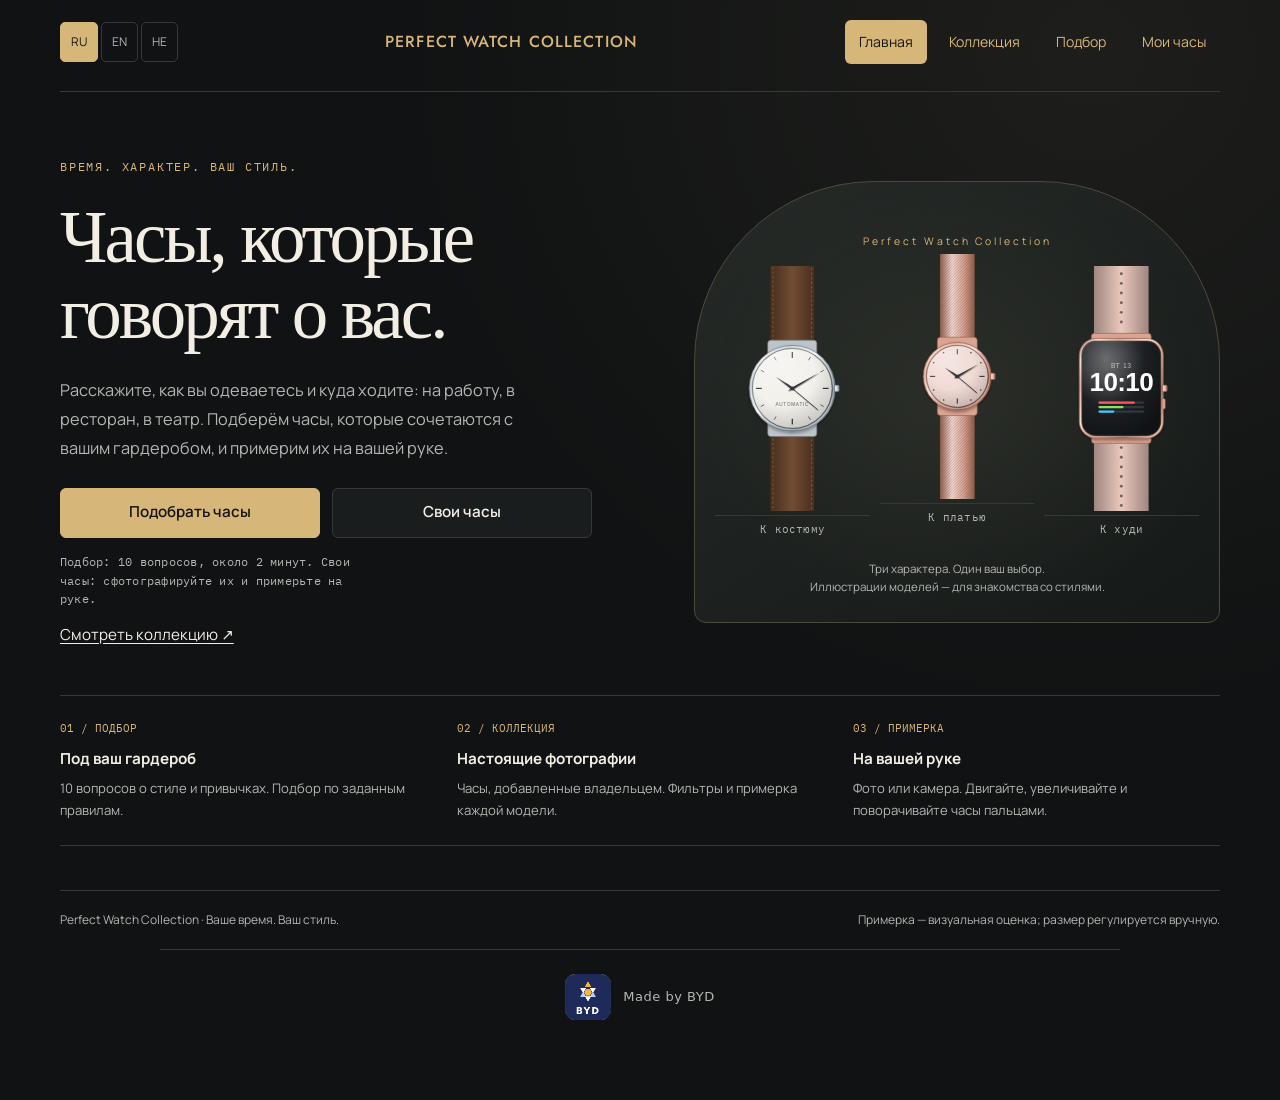
<file: index.html>
<!doctype html>
<html lang="ru">
<head>
<meta charset="utf-8">
<meta name="viewport" content="width=device-width,initial-scale=1">
<title>Perfect Watch Collection — часы под ваш стиль</title><link rel="icon" href="data:image/svg+xml,%3Csvg xmlns=%27http://www.w3.org/2000/svg%27 viewBox=%270 0 64 64%27%3E%3Crect x=%2222%22 y=%222%22 width=%2220%22 height=%2260%22 rx=%224%22 fill=%22%2356696F%22/%3E%3Ccircle cx=%2232%22 cy=%2232%22 r=%2218%22 fill=%22%23E0AE5E%22/%3E%3Ccircle cx=%2232%22 cy=%2232%22 r=%2213%22 fill=%22%2310262E%22/%3E%3Cpath d=%22M32 24v8l6 4%22 stroke=%22%23E0AE5E%22 stroke-width=%223%22 fill=%22none%22 stroke-linecap=%22round%22/%3E%3C/svg%3E"><meta name="description" content="Найдите часы под свой стиль: подбор, каталог коллекции и примерка на вашей руке в одном месте.">
<link rel="preconnect" href="https://fonts.googleapis.com">
<link rel="preconnect" href="https://fonts.gstatic.com" crossorigin>
<link rel="stylesheet" href="https://fonts.googleapis.com/css2?family=Jost:wght@400;500;600&family=Manrope:wght@400;500;600;700&family=IBM+Plex+Mono:wght@400;500&display=swap">
<style>
/* Layout: one narrow column for the quiz; results and try-on split into two columns on wide screens. */
:root{
  --bg:#E8ECEE; --surface:#F5F7F8; --ink:#10262E; --muted:#56696F; --line:#C6CFD3;
  --accent:#8F5F14; --accent-ink:#FFFFFF; --focus:#1E6F8C; --track:#D3DADD;
  --f-display:'Jost','Futura','Century Gothic',system-ui,sans-serif;
  --f-body:'Manrope',system-ui,-apple-system,'Segoe UI',Roboto,sans-serif;
  --f-mono:'IBM Plex Mono',ui-monospace,Menlo,Consolas,monospace;
}
@media (prefers-color-scheme: dark){
  :root:not([data-theme="light"]){
    --bg:#0B171C; --surface:#12232A; --ink:#E7EEF0; --muted:#8CA1A9; --line:#25393F;
    --accent:#E0AE5E; --accent-ink:#1A1204; --focus:#6FC3DE; --track:#223840; color-scheme:dark;
  }
}
:root[data-theme="dark"]{
  --bg:#0B171C; --surface:#12232A; --ink:#E7EEF0; --muted:#8CA1A9; --line:#25393F;
  --accent:#E0AE5E; --accent-ink:#1A1204; --focus:#6FC3DE; --track:#223840; color-scheme:dark;
}
*{box-sizing:border-box}
html,body{min-height:100%}
body{background:var(--bg);color:var(--ink);font-family:var(--f-body);font-size:16px;line-height:1.5;padding-inline:16px;padding-block:8px 48px;-webkit-text-size-adjust:100%}
h1,h2,h3{font-family:var(--f-display);font-weight:500;margin:0;text-wrap:balance;letter-spacing:-.01em}
p{margin:0}
button{font:inherit;color:inherit}
.wrap{max-width:960px;margin-inline:auto}
.narrow{max-width:620px}
.mono{font-family:var(--f-mono);font-size:.78rem;letter-spacing:.02em;color:var(--muted);font-variant-numeric:tabular-nums}
.topbar{display:flex;align-items:center;justify-content:space-between;gap:12px;padding-block:10px 18px}
.brand{font-family:var(--f-display);font-weight:500;font-size:.82rem;letter-spacing:.2em;text-transform:uppercase}
.link{background:none;border:0;padding:8px 0;color:var(--muted);cursor:pointer;text-decoration:underline;text-underline-offset:3px;font-size:.9rem}
.link:hover{color:var(--ink)}
:focus-visible{outline:2px solid var(--focus);outline-offset:2px}

.btn{display:inline-flex;align-items:center;justify-content:center;gap:8px;min-height:48px;padding:10px 20px;border:1px solid var(--line);border-radius:8px;background:var(--surface);color:var(--ink);cursor:pointer;font-weight:600;font-size:.95rem}
.btn:hover{border-color:var(--muted)}
.btn-primary{background:var(--accent);border-color:var(--accent);color:var(--accent-ink)}
.btn-primary:hover{filter:brightness(1.06);border-color:var(--accent)}

/* Intro */
.hero h1{font-size:clamp(2.1rem,8vw,3.6rem);line-height:1.04;margin-bottom:16px}
.hero p.lead{font-size:1.06rem;color:var(--muted);max-width:46ch;margin-bottom:24px}
.trio{display:grid;grid-template-columns:repeat(3,1fr);gap:8px;margin-block:8px 28px;max-width:560px}
.trio figure{margin:0;display:flex;flex-direction:column;gap:4px;min-width:0}
.trio svg{width:100%;height:auto;display:block}
.trio figcaption{display:flex;justify-content:space-between;gap:6px;border-top:1px solid var(--line);padding-top:6px}
.cta-row{display:flex;flex-wrap:wrap;align-items:center;gap:12px}
.cta-row .btn{flex:1 1 180px;max-width:260px}
.cta-note{margin-top:14px;max-width:46ch}
.catlink{color:var(--ink);font-size:.95rem;text-underline-offset:3px}
.picker-empty{font-size:.9rem;color:var(--muted);padding:10px 2px}

/* Quiz */
.ticks{display:flex;gap:4px;align-items:flex-end;height:22px;margin-bottom:10px}
.ticks i{flex:1;height:10px;background:var(--track);border-radius:1px;transition:height .2s,background .2s}
.ticks i.done{background:var(--accent)}
.ticks i.now{height:22px;background:var(--accent)}
.qhead{display:flex;justify-content:space-between;align-items:baseline;margin-bottom:18px}
.q-title{font-size:clamp(1.55rem,5.5vw,2.1rem);line-height:1.12;margin-bottom:20px}
.opts{display:flex;flex-direction:column;gap:10px}
.opt{display:flex;flex-direction:column;align-items:flex-start;gap:2px;width:100%;text-align:left;padding:14px 16px;min-height:58px;background:var(--surface);border:1px solid var(--line);border-radius:8px;cursor:pointer;transition:border-color .15s,box-shadow .15s}
.opt:hover{border-color:var(--muted)}
.opt .l{font-weight:600}
.opt .s{font-size:.85rem;color:var(--muted)}
.opt.sel{border-color:var(--accent);box-shadow:inset 0 0 0 1px var(--accent)}
.qfoot{margin-top:14px;min-height:40px}
.fade{animation:fade .25s ease both}
@keyframes fade{from{opacity:0;transform:translateY(6px)}to{opacity:1;transform:none}}

/* Results */
.res-head{margin-bottom:18px}
.res-head h2{font-size:clamp(1.8rem,6vw,2.6rem);line-height:1.08;margin-bottom:6px}
.top{display:grid;grid-template-columns:1fr;gap:18px;background:var(--surface);border:1px solid var(--line);border-radius:10px;padding:16px}
.top .pic{max-width:260px;width:100%;margin-inline:auto;min-width:0}
.top .pic svg,.mini .pic svg{width:100%;height:auto;display:block}
.top .info{min-width:0;display:flex;flex-direction:column;gap:12px}
.rank{display:flex;align-items:baseline;gap:10px}
.pct{font-family:var(--f-mono);font-size:2.2rem;font-weight:500;color:var(--accent);line-height:1;font-variant-numeric:tabular-nums}
.name{font-family:var(--f-display);font-size:1.7rem;font-weight:500;line-height:1.1}
.blurb{color:var(--muted)}
.chips{display:flex;flex-wrap:wrap;gap:6px}
.chip{font-size:.8rem;padding:4px 10px;border:1px solid var(--line);border-radius:999px;background:var(--bg)}
.specs{display:grid;grid-template-columns:auto 1fr;gap:4px 14px;margin:0;font-size:.9rem}
.specs dt{color:var(--muted)}
.specs dd{margin:0;font-weight:600;min-width:0}
.sub{font-family:var(--f-display);font-weight:500;font-size:1.2rem;margin-block:28px 12px}
.minis{display:grid;grid-template-columns:1fr;gap:12px}
.mini{display:grid;grid-template-columns:96px 1fr;gap:14px;align-items:center;background:var(--surface);border:1px solid var(--line);border-radius:10px;padding:12px}
.mini .pic{min-width:0}
.mini .body{min-width:0;display:flex;flex-direction:column;gap:6px;align-items:flex-start}
.mini .name{font-size:1.2rem}
.duo{display:grid;grid-template-columns:1fr;gap:4px 28px}
.scale{padding-top:6px}
.track{position:relative;height:10px;border-radius:5px;background:linear-gradient(90deg,var(--track),var(--line));margin-block:10px 8px}
.track .band{position:absolute;top:-4px;bottom:-4px;border-radius:7px;background:color-mix(in srgb,var(--accent) 28%,transparent);border:1px solid var(--accent)}
.track .dot{position:absolute;top:50%;width:18px;height:18px;margin:-9px 0 0 -9px;border-radius:50%;background:var(--ink);border:3px solid var(--bg)}
.ends{display:flex;justify-content:space-between;gap:8px;margin-bottom:8px}
.cal{list-style:none;margin:0;padding:0;display:flex;flex-direction:column;gap:6px}
.cal li{display:flex;justify-content:space-between;align-items:center;gap:10px;padding:9px 12px;border:1px solid var(--line);border-radius:8px;background:var(--surface);border-left-width:4px}
.cal li.ok{border-left-color:#2f8a57}
.cal li.mid{border-left-color:#c18a1e}
.cal li.no{border-left-color:#b5483d}
.fit{font-size:.9rem;min-height:1.4em}
.ctl.wr{grid-template-columns:150px 1fr}
.ctl.wr input{min-height:40px;padding:6px 10px;border:1px solid var(--line);border-radius:8px;background:var(--surface);color:var(--ink);font:inherit;width:100%;min-width:0}
@media (min-width:720px){.duo{grid-template-columns:1fr 1fr}}
.tech{margin-top:2px;border-top:1px solid var(--line);padding-top:8px}
.tech summary{cursor:pointer;font-weight:600;font-size:.9rem;padding-block:4px}
.tech .specs{margin-block:8px}
.src{font-size:.82rem;color:var(--muted);overflow-wrap:anywhere}
.note{font-size:.8rem;color:var(--muted);margin-top:18px;max-width:70ch}
.cut-title{font-size:1.6rem;margin-block:4px 6px}
.cut-grid{display:grid;grid-template-columns:1fr;gap:16px;margin-block:14px}
.cut-grid canvas{width:100%;height:auto;max-width:520px;display:block;border:1px solid var(--line);border-radius:10px;touch-action:none;background:var(--surface)}
.cut-grid canvas#cp{background-color:#e9ecee;background-image:linear-gradient(45deg,#cfd5d8 25%,transparent 25%,transparent 75%,#cfd5d8 75%),linear-gradient(45deg,#cfd5d8 25%,transparent 25%,transparent 75%,#cfd5d8 75%);background-size:20px 20px;background-position:0 0,10px 10px}
.cut-ctl{display:flex;flex-direction:column;gap:12px;max-width:520px}
.chk-row{display:flex;align-items:center;gap:10px;font-size:.9rem}
.pick img{width:100%;height:56px;object-fit:contain;display:block}
@media (min-width:720px){.cut-grid{grid-template-columns:1fr 1fr}}
.again{margin-top:22px}
.multi-hint{margin:-10px 0 14px}
.next-row{margin-top:16px}
.btn:disabled{opacity:.45;cursor:default}
.specs dd{font-weight:500}

/* Try-on */
.back{margin-bottom:6px}
.try-grid{display:grid;grid-template-columns:1fr;gap:18px}
.stage{position:relative;width:100%;max-width:480px;margin-inline:auto;border-radius:10px;overflow:hidden;border:1px solid var(--line);background:#cfd6d9;line-height:0}
.stage canvas{width:100%;height:auto;aspect-ratio:3/4;display:block;touch-action:none;cursor:grab}
.stage canvas:active{cursor:grabbing}
.badge{position:absolute;left:10px;top:10px;line-height:1.2;background:rgba(16,38,46,.78);color:#fff;font-family:var(--f-mono);font-size:.72rem;padding:5px 9px;border-radius:4px;letter-spacing:.04em}
.panel{min-width:0;display:flex;flex-direction:column;gap:14px}
.panel h2{font-size:1.7rem;line-height:1.1}
.picker{display:flex;gap:8px;overflow-x:auto;padding-bottom:6px;margin-inline:-2px;padding-inline:2px;scroll-snap-type:x proximity}
.pick{flex:0 0 76px;scroll-snap-align:start;background:var(--surface);border:1px solid var(--line);border-radius:8px;padding:6px 4px 6px;cursor:pointer;display:flex;flex-direction:column;align-items:center;gap:2px}
.pick svg{width:100%;height:auto;display:block}
.pick span{font-size:.68rem;line-height:1.15;text-align:center;color:var(--muted);max-width:100%;overflow-wrap:anywhere}
.pick[aria-selected="true"]{border-color:var(--accent);box-shadow:inset 0 0 0 1px var(--accent)}
.pick[aria-selected="true"] span{color:var(--ink);font-weight:600}
.photo-actions,.row{display:flex;flex-wrap:wrap;gap:10px}
.photo-actions .btn{flex:1 1 150px}
.ctl{display:grid;grid-template-columns:84px 1fr 52px;align-items:center;gap:10px;font-size:.9rem}
.ctl output{font-family:var(--f-mono);font-size:.78rem;color:var(--muted);text-align:right}
.ctl input[type=range]{width:100%;accent-color:var(--accent);min-width:0}
.hint{font-size:.85rem;color:var(--muted)}
.toast{position:fixed;left:16px;right:16px;bottom:calc(16px + env(safe-area-inset-bottom,0px));max-width:420px;margin-inline:auto;background:var(--ink);color:var(--bg);padding:10px 14px;border-radius:8px;font-size:.9rem;opacity:0;pointer-events:none;transform:translateY(8px);transition:opacity .2s,transform .2s}
.toast.on{opacity:1;transform:none}

@media (min-width:720px){
  .top{grid-template-columns:240px 1fr;padding:22px;gap:28px}
  .minis{grid-template-columns:1fr 1fr}
  .try-grid{grid-template-columns:minmax(0,440px) minmax(0,1fr);gap:32px;align-items:start}
  .stage{margin-inline:0}
}
@media (prefers-reduced-motion:reduce){
  .fade{animation:none}
  .ticks i,.opt,.toast{transition:none}
}
[hidden]{display:none !important}

:root,:root:not([data-theme="light"]),:root[data-theme="dark"]{--bg:#101213;--surface:#191d1e;--ink:#f3eee4;--muted:#b4b6b2;--line:#343a39;--accent:#d7b67a;--accent-ink:#17140e;--focus:#e6c994;--track:#272e2d;color-scheme:dark}
body{margin:0;background:radial-gradient(ellipse at 85% 5%,#34332960,transparent 46%),var(--bg);padding:0 24px 56px;overflow-wrap:break-word}
.wrap{max-width:1160px}.topbar{min-height:92px;border-bottom:1px solid var(--line);margin-bottom:42px;flex-wrap:wrap}.brand{font-size:1.1rem;letter-spacing:.25em;color:var(--accent)}
a{color:var(--accent)}.link,.toplink{color:var(--muted)}.btn{border-radius:6px;min-height:50px;transition:background .2s,transform .2s}.btn:hover{transform:translateY(-1px)}.btn-primary{background:var(--accent);color:var(--accent-ink)}
.site-nav{display:flex;gap:8px;flex-wrap:wrap}.site-nav a{text-decoration:none;padding:10px 14px;border-radius:6px;font-size:.88rem;min-height:44px;display:flex;align-items:center}.site-nav a[aria-current="page"]{background:var(--accent);color:var(--accent-ink)}
.hero.narrow{max-width:none;display:grid;grid-template-columns:1.1fr 1fr;gap:24px 56px;align-items:center;padding:24px 0 48px}.hero-copy{max-width:650px}.eyebrow{font-family:var(--f-mono);font-size:.75rem;letter-spacing:.15em;color:var(--accent);margin-bottom:24px}.hero h1{font-family:Georgia,'Times New Roman',serif;font-size:clamp(2.8rem,5.7vw,5.2rem);font-weight:400;line-height:1.04;letter-spacing:-.04em;margin-bottom:24px}.hero p.lead{font-size:1.02rem;line-height:1.8;max-width:48ch}.hero-art{position:relative;background:radial-gradient(ellipse,#5a59443b,transparent 70%),linear-gradient(145deg,#252a27,#151918);border:1px solid #4b4b3b;border-radius:180px 180px 12px 12px;padding:42px 20px 26px;min-width:0}.hero-art:before{content:'Perfect Watch Collection';display:block;text-align:center;font-size:.65rem;letter-spacing:.28em;color:var(--accent);margin:10px 0 16px}.trio{max-width:none;margin:0;gap:10px;align-items:center}.trio figure:nth-child(2){transform:translateY(-12px)}.trio figcaption{justify-content:center;font-size:.66rem;white-space:nowrap}.hero-art .art-note{text-align:center;font-size:.72rem;color:var(--muted);margin-top:22px;line-height:1.6}.feature-strip{display:grid;grid-template-columns:repeat(3,1fr);border-block:1px solid var(--line);padding:24px 0;gap:30px;margin-bottom:38px}.feature-strip strong{display:block;font-size:.95rem;margin-bottom:6px}.feature-strip p{font-size:.82rem;color:var(--muted);line-height:1.7}.feature-strip span{font-family:var(--f-mono);color:var(--accent);font-size:.68rem;display:block;margin-bottom:12px}.site-foot{border-top:1px solid var(--line);padding-top:20px;margin-top:44px;display:flex;justify-content:space-between;gap:20px;color:var(--muted);font-size:.75rem}.narrow{max-width:680px;margin-inline:auto}.q-title{font-size:2rem}.opt{padding:17px 20px}.top,.mini{border-radius:14px}.cat-grid{grid-template-columns:repeat(auto-fill,minmax(245px,1fr));gap:24px}.cat-card{border-radius:12px}.cat-pic{background:radial-gradient(ellipse,#495044,#202624);padding:22px}.cat-pic img{object-fit:contain;border-radius:4px}.cat-info{padding:20px;gap:14px}.cat-info .name{font-size:1.4rem}.price{color:var(--accent);font-size:1.1rem}.cut-title{font-family:Georgia,serif;font-size:2.5rem;font-weight:400}.fld input,.fld select{background:#111718}.hint{line-height:1.7}.catalog-intro{max-width:620px;margin-bottom:24px}.catalog-tools{display:flex;gap:12px;flex-wrap:wrap;margin:24px 0 10px}.catalog-tools .fld{flex:1 1 220px}.catalog-tools select{max-width:100%}#catalogFrame{width:100%;border:0;display:block;min-height:680px;background:transparent}body[data-embed="true"]{padding:0 0 24px;background:var(--bg)}body[data-embed="true"] .topbar{display:none}body[data-embed="true"] .wrap{max-width:none}body[data-embed="true"] .site-foot{display:none}
@media(max-width:720px){body{padding-inline:18px}.topbar{min-height:86px;margin-bottom:28px;gap:14px;padding-block:18px}.brand{font-size:.9rem}.site-nav{gap:3px;width:100%;justify-content:space-between}.site-nav a{font-size:.78rem;padding:9px 10px}.hero.narrow{grid-template-columns:1fr;gap:30px;padding-top:0}.hero h1{font-size:3.25rem}.hero-art{max-width:440px;width:100%;margin-inline:auto;padding-top:28px}.hero p.lead{font-size:.94rem}.feature-strip{gap:16px;padding-block:20px}.feature-strip strong{font-size:.8rem}.feature-strip p{font-size:.74rem}.cat-grid{grid-template-columns:repeat(2,minmax(0,1fr));gap:12px}.cat-info{padding:12px;gap:10px}.cat-info .name{font-size:1.08rem}.cat-pic{padding:10px}.cat-info .row{gap:6px}.cat-info .btn{font-size:.85rem;padding-inline:8px}.ctl{grid-template-columns:76px 1fr 42px;gap:7px}.site-foot{flex-direction:column;gap:8px}.hero .cta-row .btn{max-width:none} }
@media(max-width:360px){.cat-grid{grid-template-columns:1fr}.hero h1{font-size:2.7rem}.feature-strip{grid-template-columns:1fr}}
@media(prefers-reduced-motion:reduce){.btn{transition:none}.btn:hover{transform:none}}

.language-picker{display:inline-flex;gap:3px;align-items:center;direction:ltr}.language-picker button{background:transparent;border:1px solid var(--line);border-radius:5px;color:var(--muted);font:inherit;font-size:.75rem;min-height:40px;padding:7px 10px;cursor:pointer}.language-picker button[aria-pressed="true"]{background:var(--accent);color:var(--accent-ink);border-color:var(--accent)}[dir="rtl"] .opt{text-align:right;align-items:flex-start}[dir="rtl"] .cal li{border-left-width:1px;border-right-width:4px}[dir="rtl"] .ctl output{text-align:left}[dir="rtl"] .hero h1{font-family:var(--f-display);letter-spacing:-.015em}[dir="rtl"] .track{direction:ltr}[dir="rtl"] .brand{direction:ltr}[dir="rtl"] .badge{left:auto;right:10px}.cat-pic img{object-fit:contain}.form-note{padding:14px;border:1px solid var(--line);border-radius:8px;margin-bottom:20px;color:var(--muted);font-size:.85rem}body[data-embed="true"] .language-picker{display:none}
.photo-fit{border:1px solid var(--line);border-radius:10px;padding:14px}.photo-fit summary{cursor:pointer;font-weight:600}.photo-fit .ctl{margin-block:12px}.photo-fit .hint{margin-block:10px}

#v-tryon .stage{max-width:760px;width:100%;border-radius:16px;box-shadow:0 18px 60px #0005}
@media(min-width:720px){.try-grid{grid-template-columns:minmax(0,1.7fr) minmax(300px,1fr);gap:24px}.stage{position:sticky;top:16px}}
@media(max-width:719px){#v-tryon .stage{width:calc(100% + 28px);max-width:none;margin-inline:-14px}.stage canvas{max-height:none;background:#202624}.panel{gap:18px}.ctl{grid-template-columns:100px 1fr 44px}}
.stage.expanded{position:fixed!important;inset:0!important;z-index:1000;max-width:none!important;width:100%!important;height:100svh;margin:0!important;border-radius:0;background:#101213;display:flex;align-items:center;justify-content:center}
.stage.expanded canvas{width:min(100vw,75svh);max-width:100%;height:auto;max-height:none}
.stage-expand{position:absolute;right:12px;bottom:12px;z-index:2;background:#101213dd;color:#fff;border:1px solid #ffffff55;border-radius:8px;min-height:44px;padding:8px 14px;cursor:pointer;font:inherit;line-height:1.3}
.topbar .brand{font-size:clamp(.78rem,2.5vw,1rem);letter-spacing:.07em;white-space:normal;line-height:1.25;min-width:0;max-width:100%}
</style>
<script src="watch-fit.js?v=20261014u"></script>
<script src="watch-real.js?v=20261014u" defer></script>
<script src="wrist.js?v=20261014u" defer></script>
<script src="locale.js?v=20261014u" defer></script><link rel="stylesheet" href="fitting-workspace.css?v=20261014u"><script src="fitting-workspace.js?v=20261014u" defer></script><script src="made-by-byd.js?v=20261014w" defer></script></head>
<body>

<div class="wrap">
  <header class="topbar"><div class="language-picker" role="group" aria-label="Language"><button type="button" data-lang="ru">RU</button><button type="button" data-lang="en">EN</button><button type="button" data-lang="he">HE</button></div>
    <a class="brand" href="#home" style="text-decoration:none">Perfect Watch Collection</a><nav class="site-nav" aria-label="Разделы сайта"><a href="#home">Главная</a><a href="#catalog">Коллекция</a><a href="#quiz">Подбор</a><a href="#cabinet">Мои часы</a></nav>
    <button class="link" id="btnRestart" type="button" hidden>Начать заново</button>
  </header>

  <main id="main">
    <section id="v-intro" class="hero narrow">
      <div class="hero-copy"><p class="eyebrow">ВРЕМЯ. ХАРАКТЕР. ВАШ СТИЛЬ.</p><h1>Часы, которые<br>говорят о вас.</h1>
      <p class="lead">Расскажите, как вы одеваетесь и куда ходите: на работу, в ресторан, в театр. Подберём часы, которые сочетаются с вашим гардеробом, и примерим их на вашей руке.</p>

      <div class="cta-row">
        <button class="btn btn-primary" id="btnStart" type="button">Подобрать часы</button>
        <button class="btn" id="btnOwn" type="button">Свои часы</button>
      </div>
      <p class="mono cta-note">Подбор: 10 вопросов, около 2 минут. Свои часы: сфотографируйте их и примерьте на руке.</p>
      <p class="cta-note"><a class="catlink" href="#catalog">Смотреть коллекцию ↗</a></p></div><div class="hero-art"><div class="trio" id="trio" aria-hidden="true"></div><p class="art-note">Три характера. Один ваш выбор.<br>Иллюстрации моделей — для знакомства со стилями.</p></div>
    </section>

    <section id="v-catalog" hidden><iframe id="catalogFrame" title="Каталог часов и управление коллекцией" allow="camera"></iframe><noscript><a href="catalog.html">Открыть каталог</a></noscript></section>
    <section id="v-quiz" class="narrow" hidden>
      <div class="ticks" id="ticks" aria-hidden="true"></div>
      <div class="qhead">
        <span class="mono" id="qcount"></span>
        <span class="mono" id="qkind"></span>
      </div>
      <div id="qbody"></div>
      <div class="qfoot"><button class="link" id="btnBack" type="button">← Назад</button></div>
    </section>

    <section id="v-result" hidden></section>

    <section id="v-try" hidden>
      <button class="link back" id="btnToResult" type="button">← К подборке</button>
      <div class="try-grid">
        <div class="stage">
          <canvas id="cv" width="1800" height="2400" aria-label="Примерка часов на руке"></canvas>
          <video id="vid" playsinline muted style="display:none"></video>
          <span class="badge" id="demoBadge">ДЕМО-РУКА</span>
        </div>
        <div class="panel">
          <div>
            <h2 id="tryName"></h2>
            <p class="mono" id="tryMeta"></p>
          </div>
          <div class="picker" id="picker" role="listbox" aria-label="Модели для примерки"></div>
          <div class="photo-actions">
            <button class="btn btn-primary" id="btnLive" type="button">Живая камера</button>
            <button class="btn btn-primary" id="btnShot" type="button" hidden>Снять кадр</button>
            <button class="btn" id="btnFlip" type="button" hidden>Сменить камеру</button>
            <button class="btn" id="btnCam" type="button">Сфотографировать</button>
            <button class="btn" id="btnGal" type="button">Выбрать фото</button>
            <button class="btn" id="btnCut" type="button">Добавить свои часы из фото</button>
          </div>
          <input id="fileCut" type="file" accept="image/*" hidden>
          <input id="fileCam" type="file" accept="image/*" capture="environment" hidden>
          <input id="fileGal" type="file" accept="image/*" hidden>
          <div class="row"><button class="btn btn-primary" id="modeWatch" type="button" aria-pressed="true">Часы</button><button class="btn" id="modeScene" type="button" aria-pressed="false">Рука + часы</button><button class="btn" id="toggleWatch" type="button" aria-pressed="false">Скрыть часы</button></div>
<div class="ctl"><label for="sceneScale">Масштаб фото</label><input id="sceneScale" type="range" min="25" max="400" value="100"><output id="sceneScaleOut">1.0×</output></div>
<div class="ctl"><label for="sceneRot">Поворот фото</label><input id="sceneRot" type="range" min="-180" max="180" value="0"><output id="sceneRotOut">0°</output></div>
<button class="btn" id="resetScene" type="button">Сбросить фото</button>
<p class="hint">Выберите режим: один палец перемещает, два — приближают и поворачивают. В режиме «Рука + часы» часы остаются на запястье.</p>
<button class="btn btn-primary" id="autoFit" type="button">Автоматическая посадка</button><button class="btn" id="markWrist" type="button">Указать запястье</button><p class="hint" id="autoFitStatus" aria-live="polite">Загрузите фото руки — свет и тень настроятся автоматически. Затем переместите часы на запястье.</p><div class="ctl"><label for="fitBandwidth">Ширина браслета</label><input id="fitBandwidth" type="range" min="55" max="145" value="94"><output id="fitBandwidthOut">94%</output></div><div class="ctl"><label for="fitBandlength">Длина браслета</label><input id="fitBandlength" type="range" min="50" max="150" value="88"><output id="fitBandlengthOut">88%</output></div><details class="photo-fit"><summary>Точная настройка</summary>
<p class="hint">Автоматическая настройка уже применена. Здесь можно вручную уточнить результат.</p>
<div class="ctl"><label for="fitWidth">Ширина часов</label><input id="fitWidth" type="range" min="35" max="150" value="100"><output id="fitWidthOut">100%</output></div>
<div class="ctl"><label for="fitHeight">Высота часов</label><input id="fitHeight" type="range" min="50" max="140" value="100"><output id="fitHeightOut">100%</output></div><div class="ctl"><label for="fitCurve">Изгиб браслета</label><input id="fitCurve" type="range" min="0" max="80" value="25"><output id="fitCurveOut">25%</output></div><div class="ctl"><label for="fitPerspective">Перспектива</label><input id="fitPerspective" type="range" min="-45" max="45" value="0"><output id="fitPerspectiveOut">0%</output></div><div class="ctl"><label for="fitLight">Яркость</label><input id="fitLight" type="range" min="65" max="130" value="100"><output id="fitLightOut">100%</output></div><div class="ctl"><label for="fitSlant">Наклон часов</label><input id="fitSlant" type="range" min="-35" max="35" value="0"><output id="fitSlantOut">0°</output></div>
<div class="ctl"><label for="fitShadow">Тень на руке</label><input id="fitShadow" type="range" min="0" max="70" value="25"><output id="fitShadowOut">25%</output></div>
<button class="btn" id="fitReset" type="button">Сбросить посадку</button>
<p class="hint">Поворот общей фотографии сохраняет положение часов на руке. Это фотографическая примерка; вид сбоку не создаётся автоматически.</p></details>
<div class="ctl"><label for="rngScale">Размер</label><input id="rngScale" type="range" min="40" max="320" value="150"><output id="outScale">1.5×</output></div>
          <div class="ctl"><label for="rngRot">Поворот</label><input id="rngRot" type="range" min="-180" max="180" value="0"><output id="outRot">0°</output></div>
          <div class="row">
            <button class="btn" id="btnReset" type="button">Сбросить положение</button>
            <button class="btn" id="btnSave" type="button">Сохранить снимок</button>
          </div>
          <div class="ctl wr"><label for="inWrist">Обхват запястья, см</label><input id="inWrist" type="number" inputmode="decimal" min="10" max="26" step="0.5" placeholder="например, 17"></div>
          <p class="fit" id="fitNote"></p>
          <p class="hint">Перетащите часы на запястье. Двумя пальцами можно менять размер и поворот. Лучше снимать руку сверху, ладонью вниз, при хорошем свете.</p>
        </div>
      </div>
    </section>

    <section id="v-cut" hidden>
      <button class="link back" id="btnCutBack" type="button">← К примерке</button>
      <h2 class="cut-title">Вырезать часы из фото</h2>
      <p class="hint">Сфотографируйте часы сверху на однотонном фоне, например на белой бумаге. Обведите часы рамкой, сайт уберёт фон.</p>
      <div class="cut-grid">
        <div><p class="mono">1. ОБВЕДИТЕ ЧАСЫ</p><canvas id="cc" width="300" height="300" aria-label="Фото часов с рамкой"></canvas></div>
        <div><p class="mono">2. РЕЗУЛЬТАТ</p><canvas id="cp" class="chk" width="800" height="800" aria-label="Вырезанные часы"></canvas></div>
      </div>
      <div class="cut-ctl">
        <div class="ctl"><label for="rngTol">Допуск фона</label><input id="rngTol" type="range" min="10" max="140" value="45"><output id="outTol">45</output></div>
        <label class="chk-row"><input id="chkRound" type="checkbox"> Оставить только круг (если фон пёстрый)</label>
        <p class="fit" id="cutNote"></p>
        <div class="row">
          <button class="btn" id="btnCutAll" type="button">Весь кадр</button>
          <button class="btn btn-primary" id="btnCutUse" type="button" disabled>Примерить на руке</button>
        </div>
      </div>
    </section>
  </main><div id="homeFeatures" class="feature-strip"><div><span>01 / ПОДБОР</span><strong>Под ваш гардероб</strong><p>10 вопросов о стиле и привычках. Подбор по заданным правилам.</p></div><div><span>02 / КОЛЛЕКЦИЯ</span><strong>Настоящие фотографии</strong><p>Часы, добавленные владельцем. Фильтры и примерка каждой модели.</p></div><div><span>03 / ПРИМЕРКА</span><strong>На вашей руке</strong><p>Фото или камера. Двигайте, увеличивайте и поворачивайте часы пальцами.</p></div></div><footer class="site-foot"><span>Perfect Watch Collection · Ваше время. Ваш стиль.</span><span>Примерка — визуальная оценка; размер регулируется вручную.</span></footer>
  <div class="toast" id="toast" role="status" aria-live="polite"></div>
</div>

<script>
(function(){
'use strict';

/* ---------- Каталог ---------- */
var MET={
  steel:{hi:'#f3f6f7',mid:'#bcc4c9',lo:'#6f7a82',n:'сталь'},
  gold:{hi:'#f7e6a6',mid:'#d5aa49',lo:'#8a6320',n:'жёлтое золото'},
  rose:{hi:'#f9ddd2',mid:'#dba392',lo:'#95604f',n:'розовое золото'},
  black:{hi:'#6a7078',mid:'#2d3136',lo:'#0f1113',n:'чёрное покрытие'}
};
var DIAL={white:'#f2f0ea',pearl:'#e8e6e1',champagne:'#e3d5b2',blush:'#f0d9d3',black:'#14171a',burgundy:'#4d1b27',blue:'#1c3c6c',green:'#1b5845'};
var DGROUP={white:'light',pearl:'light',champagne:'light',blush:'light',black:'dark',burgundy:'dark',blue:'color',green:'color'};
var STYLE_N={dress:'классика',casual:'на каждый день',sport:'спорт',minimal:'минимализм',vintage:'ретро',smart:'умные часы'};
var MOVE_N={quartz:'Кварц',auto:'Механика с автоподзаводом',hand:'Механика с ручным заводом',smart:'Умные часы'};
var STRAP_N={leather:'Кожа',metal:'Стальной браслет',mesh:'Миланский браслет',fabric:'Текстиль',silicone:'Силикон'};
var TIER_N=['','Доступный сегмент','Средний сегмент','Выше среднего','Премиум'];
var GEN_N={m:'Для него',f:'Для неё',any:'Для него и для неё'};

var W=[
 {id:'s11',brand:'Apple',name:'Apple Watch Series 11',g:'u',style:'smart',mm:46,shape:'smart',digital:1,metal:'rose',dial:'black',strap:'silicone',sc:'#e9c5bb',move:'smart',tier:3,blurb:'Умные часы с пульсом, уведомлениями и тренировками на каждый день.',
  spec:[['Размеры корпуса','42 и 46 мм, толщина 9,7 мм'],['Материал','алюминий или титан'],['Влагозащита','50 м'],['Цвета корпуса','розовое золото, серебро, серый космос, чёрный; титан: золото, натуральный, графит']],
  url:'https://www.apple.com/apple-watch-series-11/specs/',src:'apple.com'},
 {id:'ultra3',brand:'Apple',name:'Apple Watch Ultra 3',g:'m',style:'sport',mm:49,shape:'smart',digital:1,metal:'steel',dial:'black',strap:'silicone',sc:'#f0702a',move:'smart',tier:4,blurb:'Титановые умные часы для спорта, походов и океана.',
  spec:[['Размер корпуса','49 × 44 мм, толщина 12 мм'],['Материал','титан 5 класса'],['Влагозащита','100 м'],['Вес','около 62 г'],['Цвета','натуральный, чёрный']],
  url:'https://www.apple.com/apple-watch-ultra-3/specs/',src:'apple.com'},
 {id:'w8',brand:'Samsung',name:'Samsung Galaxy Watch8',g:'u',style:'smart',mm:40,shape:'round',digital:1,metal:'steel',dial:'black',strap:'silicone',sc:'#cfd5da',move:'smart',tier:2,blurb:'Лёгкие умные часы на Wear OS для здоровья, сна и каждого дня.',
  spec:[['Размеры корпуса','40 и 44 мм, толщина 8,6 мм'],['Вес','30 г (40 мм) и 34 г (44 мм)'],['Влагозащита','50 м, IP68']],
  url:'https://devices.vodafone.com.au/samsung/galaxy-watch8-wear-os-6/specifications/',src:'vodafone.com.au'},
 {id:'w8c',brand:'Samsung',name:'Samsung Galaxy Watch8 Classic',g:'u',style:'smart',mm:46,shape:'round',digital:1,metal:'steel',dial:'black',strap:'leather',sc:'#e8e4dc',move:'smart',tier:3,blurb:'Умные часы в классическом круглом корпусе из стали с сапфировым стеклом.',
  spec:[['Корпус','46 × 46,4 мм, толщина 10,6 мм, сталь'],['Стекло','сапфировое'],['Вес','63,5 г'],['Влагозащита','50 м, IP68, MIL-STD-810H'],['Ремешок','гибридная эко-кожа']],
  url:'https://www.shidirect.com/product/50507824/Samsung-Galaxy-Watch8-Classic',src:'shidirect.com'},
 {id:'seiko5',brand:'Seiko',name:'Seiko 5 Sports SRPD',g:'m',style:'casual',mm:42.5,shape:'round',metal:'steel',dial:'black',strap:'metal',sc:'',move:'auto',tier:2,blurb:'Механические часы с автоподзаводом, которые не боятся воды и ударов.',
  spec:[['Корпус','42,5 мм, толщина 13 мм, сталь'],['Механизм','Caliber 4R36, автоподзавод'],['Запас хода','41 час'],['Влагозащита','100 м'],['Ширина ушек','22 мм'],['Цена','около 295 $ по каталогу']],
  url:'https://www.loupe.watch/watch/seiko/srpd61k1',src:'loupe.watch (один источник)'},
 {id:'prx',brand:'Tissot',name:'Tissot PRX Powermatic 80',g:'m',style:'dress',mm:40,shape:'round',metal:'steel',dial:'black',strap:'metal',sc:'',move:'auto',tier:3,blurb:'Швейцарская механика со стальным браслетом, одинаково хороша с костюмом и джинсами.',
  spec:[['Корпус','40 мм, сталь'],['Механизм','Powermatic 80, автоподзавод'],['Запас хода','80 часов'],['Влагозащита','100 м'],['Ремешок','кожа и сменный браслет'],['Цена','около 412 £ в магазине']],
  url:'https://www.beaverbrooks.co.uk/0129597/Tissot-PRX-Powermatic-80-40mm-Automatic-Mens-Watch/p',src:'beaverbrooks.co.uk'},
 {id:'bambino',brand:'Orient',name:'Orient Bambino Version 7',g:'m',style:'dress',mm:40.5,shape:'round',metal:'steel',dial:'white',strap:'leather',sc:'#6a4429',move:'auto',tier:2,blurb:'Классические механические часы с белым циферблатом и золотистыми стрелками.',
  spec:[['Корпус','40,5 мм, толщина 12,3 мм, сталь'],['Механизм','F6724, автоподзавод и ручной завод'],['Запас хода','около 40 часов'],['Влагозащита','30 м'],['Ремешок','коричневая кожа, 21 мм'],['Цена','около 330–450 $']],
  url:'https://orientwatchusa.com/products/ra-ac0028s30b',src:'orientwatchusa.com'},
 {id:'khaki',brand:'Hamilton',name:'Hamilton Khaki Field Mechanical',g:'u',style:'vintage',mm:38,shape:'round',metal:'steel',dial:'black',strap:'fabric',sc:'#4b5640',move:'hand',tier:3,blurb:'Полевые часы в военном стиле с ручным заводом, как носили солдаты.',
  spec:[['Корпус','38 мм, сталь'],['Механизм','H-50, ручной завод'],['Влагозащита','50 м'],['Ширина ушек','20 мм'],['Циферблат','чёрный матовый']],
  url:'https://watchbase.com/hamilton/khaki-field/h69439931',src:'watchbase.com'},
 {id:'ga2100',brand:'Casio',name:'Casio G-Shock GA-2100',g:'m',style:'sport',mm:45.4,shape:'rsq',metal:'black',dial:'black',strap:'silicone',sc:'#17191b',move:'quartz',tier:1,blurb:'Ударопрочные кварцевые часы в лёгком корпусе из карбона.',
  spec:[['Размер','48,5 × 45,4 мм, толщина 11,8 мм'],['Материал','карбон и смола'],['Вес','51 г'],['Влагозащита','200 м, ударопрочные'],['Батарея','около 3 лет'],['Цена','около 110 $']],
  url:'https://www.g-central.com/?p=61401',src:'g-central.com'},
 {id:'dw',brand:'Daniel Wellington',name:'Daniel Wellington Petite Melrose',g:'f',style:'minimal',mm:32,shape:'round',metal:'rose',dial:'blush',strap:'mesh',sc:'',move:'quartz',tier:2,blurb:'Тонкие женские часы с перламутровым циферблатом и браслетом из розового золота.',
  spec:[['Корпус','32 мм, сталь'],['Механизм','японский кварц'],['Влагозащита','30 м'],['Циферблат','розовый перламутр'],['Браслет','стальная сетка, розовое золото']],
  url:'https://www.kamalwatch.com/products/daniel-wellington-petite-melrose-pearl-dw00100516',src:'kamalwatch.com'}
];
var BY={}; W.forEach(function(w){BY[w.id]=w;});

/* ---------- Как часы сочетаются с одеждой ----------
   f: формальность 1 (спорт) … 5 (вечер, костюм); occ: поводы; look: характер; pal: цветовая гамма; wear: с чем носить */
var META={
 s11:{f:2,occ:['daily','work','sport'],look:'smart',pal:['neutral','warm','bright'],wear:'К трикотажу, джинсам, платью и спортивной одежде: уведомления, пульс и тренировки.'},
 ultra3:{f:1,occ:['sport','weekend'],look:'sport',pal:['neutral','bright'],wear:'К спортивной одежде, куртке и походной экипировке: океан, горы, длинные тренировки.'},
 w8:{f:2,occ:['daily','work','sport'],look:'smart',pal:['neutral','cool'],wear:'К футболке, рубашке, джинсам и спортивной одежде: удобно с утра до вечера.'},
 w8c:{f:3,occ:['work','daily','dinner'],look:'smart',pal:['neutral','cool'],wear:'К рубашке, пиджаку без галстука и джинсам: строгий вид и умные функции.'},
 seiko5:{f:2.2,occ:['daily','weekend','sport'],look:'statement',pal:['cool','neutral'],wear:'К джинсам, рубашке навыпуск и куртке: на каждый день и выходные.'},
 prx:{f:3.8,occ:['work','dinner','daily'],look:'statement',pal:['cool','neutral'],wear:'К костюму, рубашке и тёмным джинсам: офис, ресторан, повседневный образ.'},
 bambino:{f:4.6,occ:['work','dinner','event'],look:'subtle',pal:['warm','neutral'],wear:'К костюму и рубашке: деловые встречи, ресторан, театр.'},
 khaki:{f:2.8,occ:['daily','weekend','work'],look:'statement',pal:['warm','neutral'],wear:'К рубашке, свитеру, джинсам и куртке: повседневный образ в военном духе.'},
 ga2100:{f:1.2,occ:['sport','weekend','daily'],look:'sport',pal:['neutral','bright'],wear:'К худи, футболке и спортивной одежде: тренировки, поездки, прогулки.'},
 dw:{f:3.8,occ:['work','daily','dinner','event'],look:'subtle',pal:['warm','neutral'],wear:'К блузке, платью, жакету и джинсам: офис, ресторан, театр.'}
};
var CLO={suit:4.5,shirt:3.5,blouse:3.5,dress:4,jacket:4.5,polo:2.5,tee:2,knit:2.5,hoodie:1.5,jeans:2.5,trousers:4,skirt:3.5,shorts:1.5,sportwear:1,whole:4.5};
var CLO_N={suit:'костюм',shirt:'рубашка',blouse:'блузка',dress:'платье',jacket:'жакет',polo:'поло',tee:'футболка',knit:'трикотаж',hoodie:'худи',jeans:'джинсы',trousers:'брюки',skirt:'юбка',shorts:'шорты',sportwear:'спортивные брюки',whole:'платье или костюм'};
var OCC_N={work:'работа',daily:'каждый день',dinner:'ресторан',event:'театр и торжества',weekend:'выходные',sport:'спорт и поездки'};
var STY={
 elegant:{n:'элегантный',tags:['dress','vintage'],f:4.8},
 business:{n:'деловой',tags:['dress','minimal'],f:4},
 casual:{n:'повседневный',tags:['casual','minimal'],f:2.5},
 sporty:{n:'спортивный',tags:['sport','smart','casual'],f:1.5},
 retro:{n:'ретро',tags:['vintage','dress'],f:3.8},
 modern:{n:'современный минимализм',tags:['minimal','smart'],f:3}
};
var LOOK_N={subtle:'Сдержанный вид, не бросается в глаза',statement:'Часы-акцент, которые заметны в образе',sport:'Спортивный и практичный характер',smart:'Умные функции на руке'};

var OCCF={work:4,daily:2.5,dinner:4.2,event:5,weekend:2.2,sport:1};
var ARCH={elegant:'Вечерний классик',business:'Деловой стратег',casual:'Городской свободный стиль',sporty:'Активный динамик',retro:'Ценитель ретро',modern:'Спокойный минималист'};
var SLEEVE={suit:['#2f3a4a','#f4f4f1'],jacket:['#2f3a4a','#f4f4f1'],shirt:['#f2f2ee',null],blouse:['#f2f2ee',null],knit:['#b0885f',null],hoodie:['#59616b',null]};

/* ---------- Вопросы ---------- */
var TOPS={
 m:[{l:'Костюм или пиджак',v:'suit'},{l:'Рубашка',v:'shirt'},{l:'Поло или футболка',v:'polo'},{l:'Свитер или трикотаж',v:'knit'},{l:'Худи или спортивная куртка',v:'hoodie'}],
 f:[{l:'Платье',v:'dress'},{l:'Блузка',v:'blouse'},{l:'Жакет или пиджак',v:'jacket'},{l:'Футболка или топ',v:'tee'},{l:'Свитер или трикотаж',v:'knit'},{l:'Худи или спортивная куртка',v:'hoodie'}],
 any:[{l:'Костюм, пиджак или жакет',v:'suit'},{l:'Рубашка или блузка',v:'shirt'},{l:'Платье',v:'dress'},{l:'Футболка, поло или топ',v:'tee'},{l:'Свитер или трикотаж',v:'knit'},{l:'Худи или спортивная куртка',v:'hoodie'}]
};
var BOTTOMS={
 m:[{l:'Джинсы',v:'jeans'},{l:'Классические брюки',v:'trousers'},{l:'Шорты',v:'shorts'},{l:'Спортивные брюки',v:'sportwear'}],
 f:[{l:'Джинсы',v:'jeans'},{l:'Брюки',v:'trousers'},{l:'Юбка',v:'skirt'},{l:'Леггинсы или спортивные брюки',v:'sportwear'},{l:'Шорты',v:'shorts'},{l:'Чаще ношу платье целиком',v:'whole'}],
 any:[{l:'Джинсы',v:'jeans'},{l:'Классические брюки или юбка',v:'trousers'},{l:'Шорты',v:'shorts'},{l:'Спортивные брюки или леггинсы',v:'sportwear'},{l:'Платье или костюм целиком',v:'whole'}]
};
var Q=[
 {key:'gender',kind:'Для кого',t:'Для кого подбираем часы?',o:[
   {l:'Для мужчины',v:'m'},{l:'Для женщины',v:'f'},{l:'Не важно',s:'покажем и мужские, и женские',v:'any'}]},
 {key:'style',kind:'Стиль',t:'Какой у вас стиль в одежде?',o:[
   {l:'Элегантный',s:'вечерние вещи, классика, аккуратные линии',v:'elegant'},
   {l:'Деловой',s:'костюм, рубашка, строгие цвета',v:'business'},
   {l:'Повседневный',s:'джинсы, футболки, удобные вещи',v:'casual'},
   {l:'Спортивный',s:'кроссовки, худи, активный день',v:'sporty'},
   {l:'Ретро и винтаж',s:'вещи с историей, акцент на деталях',v:'retro'},
   {l:'Современный минимализм',s:'простые линии, нейтральные цвета',v:'modern'}]},
 {key:'occ',kind:'Поводы',multi:true,max:3,t:'Куда вы чаще всего надеваете часы?',o:[
   {l:'Работа и деловые встречи',v:'work'},
   {l:'Каждый день',s:'дела, прогулки, встречи с друзьями',v:'daily'},
   {l:'Ресторан и свидание',v:'dinner'},
   {l:'Театр, торжества, праздники',v:'event'},
   {l:'Выходные и отдых',v:'weekend'},
   {l:'Спорт и путешествия',v:'sport'}]},
 {key:'tops',kind:'Одежда',multi:true,max:3,t:'Что вы чаще всего надеваете сверху?',o:function(a){return TOPS[a.gender||'any'];}},
 {key:'bottoms',kind:'Одежда',multi:true,max:3,t:'А что надеваете снизу?',o:function(a){return BOTTOMS[a.gender||'any'];}},
 {key:'pal',kind:'Цвета',t:'Какие цвета чаще всего в вашем гардеробе?',o:[
   {l:'Нейтральные',s:'чёрный, серый, белый, бежевый',v:'neutral'},
   {l:'Тёплые',s:'коричневый, горчичный, терракот, оливковый',v:'warm'},
   {l:'Холодные',s:'синий, голубой, изумрудный, графит',v:'cool'},
   {l:'Яркие',s:'красный, розовый, жёлтый, принты',v:'bright'},
   {l:'Всё вперемешку',v:'any'}]},
 {key:'metal',kind:'Металл',t:'Какие украшения и металл вам ближе?',o:[
   {l:'Серебро',v:'steel'},{l:'Жёлтое золото',v:'gold'},{l:'Розовое золото',v:'rose'},{l:'Чёрный или графит',v:'black'},{l:'Не ношу украшения или не важно',v:'any'}]},
 {key:'look',kind:'Характер',t:'Какими вы хотите видеть часы?',o:[
   {l:'Сдержанными',s:'тонкие, элегантные, почти незаметные',v:'subtle'},
   {l:'Акцентом образа',s:'заметный цвет, форма или корпус',v:'statement'},
   {l:'Спортивными',s:'прочные, хорошо читаются на ходу',v:'sport'},
   {l:'Умными',s:'уведомления, пульс, шаги',v:'smart'}]},
 {key:'strap',kind:'Ремешок',t:'Какой ремешок подойдёт к вашим вещам?',o:[
   {l:'Кожаный',s:'к костюму, рубашке, платью',v:'leather'},
   {l:'Металлический браслет',s:'подходит к любому стилю',v:'metal'},
   {l:'Мягкий: текстиль или силикон',s:'к повседневной и спортивной одежде',v:'soft'},
   {l:'Любой',v:'any'}]},
 {key:'tier',kind:'Бюджет',t:'Какой у вас бюджет?',o:[
   {l:'Доступный',s:'недорогие часы на каждый день',v:1},
   {l:'Средний',s:'хорошее качество за разумные деньги',v:2},
   {l:'Выше среднего',s:'модель, которую хочется носить годами',v:3},
   {l:'Премиум',s:'лучшие материалы и механизм',v:4}]}
];

/* ---------- Подбор ---------- */
function near(f,t){ return Math.max(0,1-Math.abs(f-t)/2.5); }
function avgF(list){ var s=0; list.forEach(function(k){s+=CLO[k];}); return s/list.length; }
function goodItems(list,f){ return list.filter(function(k){return near(f,CLO[k])>=.6;}).map(function(k){return CLO_N[k];}); }
function scoreWatch(w,a){
  var m=META[w.id], s=0, max=0, why=[];
  function add(wt,ratio,txt,th){ max+=wt; s+=wt*ratio; if(txt&&ratio>=(th||1)) why.push(txt); }
  var st=STY[a.style], pos=st.tags.indexOf(w.style), tr=pos===0?1:pos===1?.65:pos===2?.4:0;
  add(3,.7*tr+.3*near(m.f,st.f),'Подходит к вашему стилю: '+st.n,.65);
  var hit=a.occ.filter(function(o){return m.occ.indexOf(o)>=0;});
  add(2.5,hit.length/a.occ.length,hit.length?'Хорошо для: '+hit.map(function(o){return OCC_N[o];}).join(', '):'',.5);
  var gt=goodItems(a.tops,m.f);
  add(2,near(m.f,avgF(a.tops)),gt.length?'Сочетается с: '+gt.join(', '):'',.6);
  var gb=goodItems(a.bottoms,m.f);
  add(1.5,near(m.f,avgF(a.bottoms)),gb.length?'Сочетается с: '+gb.join(', '):'',.6);
  if(a.pal!=='any') add(1.5,m.pal.indexOf(a.pal)>=0?1:0,'Цвета подходят к вашему гардеробу');
  if(a.metal!=='any') add(1.5,w.metal===a.metal?1:0,'Цвет металла: '+MET[w.metal].n);
  var lr=m.look===a.look?1:((m.look==='sport'&&a.look==='smart')||(m.look==='smart'&&a.look==='sport')?.5:0);
  add(2,lr,LOOK_N[m.look]);
  if(a.strap!=='any'){
    var sm=a.strap==='metal'?(w.strap==='metal'||w.strap==='mesh'):a.strap==='soft'?(w.strap==='fabric'||w.strap==='silicone'):w.strap===a.strap;
    add(1.5,sm?1:0,'Ремешок: '+STRAP_N[w.strap].toLowerCase());
  }
  var d=w.tier-a.tier, r=0;
  if(d===0) r=1; else if(d===-1) r=.75; else if(d===-2) r=.5; else if(d<=-3) r=.3; else if(d===1) r=.35;
  add(2,r,'Попадает в ваш бюджет');
  return {w:w,s:s,pct:Math.round(s/max*100),why:why,td:Math.abs(d)};
}
function rank(a){
  var list=W.filter(function(w){ return a.gender==='any'||w.g==='u'||w.g===a.gender; });
  return list.map(function(w){return scoreWatch(w,a);}).sort(function(x,y){ return y.s-x.s||x.td-y.td; });
}

/* ---------- Рисунок часов (SVG) ---------- */
var K=3.3, VW=240, VH=520, CX=120, CY=260, uidN=0;
function hex2rgb(h){ h=h.replace('#',''); return [0,2,4].map(function(i){return parseInt(h.substr(i,2),16);}); }
function lum(h){ var c=hex2rgb(h); return (0.299*c[0]+0.587*c[1]+0.114*c[2])/255; }
function shade(h,p){
  var c=hex2rgb(h).map(function(v){ return Math.round(p<0?v*(1+p):v+(255-v)*p); });
  return '#'+c.map(function(v){return ('0'+v.toString(16)).slice(-2);}).join('');
}
function dims(w){
  var R=w.mm*K/2;
  if(w.shape==='round') return {hw:R,hh:R,rx:R};
  if(w.shape==='square') return {hw:R*.92,hh:R*.92,rx:R*.2};
  if(w.shape==='rsq') return {hw:R*.95,hh:R*.95,rx:R*.32};
  if(w.shape==='rect') return {hw:R*.78,hh:R*1.02,rx:R*.08};
  return {hw:R*.86,hh:R*1.02,rx:R*.34};
}
function shp(w,hw,hh,rx,inset,attrs){
  if(w.shape==='round') return '<circle cx="'+CX+'" cy="'+CY+'" r="'+(hw-inset).toFixed(2)+'" '+attrs+'/>';
  return '<rect x="'+(CX-hw+inset).toFixed(2)+'" y="'+(CY-hh+inset).toFixed(2)+'" width="'+(2*(hw-inset)).toFixed(2)+'" height="'+(2*(hh-inset)).toFixed(2)+'" rx="'+Math.max(rx-inset,2).toFixed(2)+'" '+attrs+'/>';
}
function edge(a,hw,hh,round){
  if(round) return hw;
  var dx=Math.abs(Math.sin(a)), dy=Math.abs(Math.cos(a));
  var tx=dx>1e-6?hw/dx:1e9, ty=dy>1e-6?hh/dy:1e9;
  return Math.min(tx,ty);
}
function hand(deg,L,wid,fill,stroke){
  return '<g transform="rotate('+deg+' '+CX+' '+CY+')"><polygon points="'+CX+','+(CY-L)+' '+(CX+wid/2)+','+CY+' '+CX+','+(CY+L*.16)+' '+(CX-wid/2)+','+CY+'" fill="'+fill+'"'+(stroke?' stroke="'+stroke+'" stroke-width=".8"':'')+'/></g>';
}
function strapEls(w,u,sw,m){
  var x0=CX-sw/2, o='', y, i;
  var sc=w.sc||m.mid;
  if(w.strap==='leather'||w.strap==='silicone'||w.strap==='fabric'){
    o+='<rect x="'+x0+'" y="0" width="'+sw+'" height="'+VH+'" fill="url(#'+u+'sg)"/>';
    if(w.strap==='leather'){
      o+='<rect x="'+(x0+4)+'" y="0" width="'+(sw-8)+'" height="'+VH+'" fill="none" stroke="rgba(255,255,255,.3)" stroke-width="1" stroke-dasharray="4 3"/>';
    } else if(w.strap==='silicone'){
      for(y=22;y<VH;y+=15){ if(Math.abs(y-CY)>90) o+='<circle cx="'+CX+'" cy="'+y+'" r="2.3" fill="'+shade(sc,-.5)+'"/>'; }
    } else {
      o+='<rect x="'+x0+'" y="0" width="'+sw+'" height="'+VH+'" fill="url(#'+u+'pf)"/>';
      o+='<rect x="'+(CX-sw*.12)+'" y="0" width="'+(sw*.24)+'" height="'+VH+'" fill="rgba(255,255,255,.14)"/>';
    }
  } else if(w.strap==='metal'){
    o+='<rect x="'+x0+'" y="0" width="'+sw+'" height="'+VH+'" fill="'+m.lo+'"/>';
    for(y=0;y<VH;y+=20){
      o+='<rect x="'+(CX-sw*.22)+'" y="'+y+'" width="'+(sw*.44)+'" height="18" rx="2" fill="url(#'+u+'mh)"/>';
      o+='<rect x="'+x0+'" y="'+(y+10)+'" width="'+(sw*.27)+'" height="18" rx="2" fill="url(#'+u+'mh)"/>';
      o+='<rect x="'+(x0+sw*.73)+'" y="'+(y+10)+'" width="'+(sw*.27)+'" height="18" rx="2" fill="url(#'+u+'mh)"/>';
    }
  } else {
    o+='<rect x="'+x0+'" y="0" width="'+sw+'" height="'+VH+'" fill="url(#'+u+'mh)"/>';
    o+='<rect x="'+x0+'" y="0" width="'+sw+'" height="'+VH+'" fill="url(#'+u+'pm)"/>';
  }
  return '<g mask="url(#'+u+'mk)">'+o+'</g>';
}
function watchSVG(w,opt){
  opt=opt||{};
  var u=opt.uid||('w'+(++uidN))+'_', m=MET[w.metal], dl=DIAL[w.dial], dark=lum(dl)<.5;
  var mc=dark?'#eef2f0':'#1a1c1e', D=dims(w), round=w.shape==='round', smart=!!w.digital;
  var sc=w.sc||m.mid;
  var sw=Math.max(round?D.hw*1.02:D.hw*1.3,34);
  var inset=smart?4:5, dhw=D.hw-inset-2, dhh=D.hh-inset-2, i, a, t, len, wd, o='';
  var defs='<defs>'+
   '<linearGradient id="'+u+'mg" x1="0" y1="0" x2="1" y2="1"><stop offset="0" stop-color="'+m.lo+'"/><stop offset=".12" stop-color="'+m.hi+'"/><stop offset=".24" stop-color="'+m.mid+'"/><stop offset=".43" stop-color="'+m.hi+'"/><stop offset=".52" stop-color="'+m.mid+'"/><stop offset=".76" stop-color="'+m.lo+'"/><stop offset=".91" stop-color="'+m.mid+'"/><stop offset="1" stop-color="'+m.hi+'"/></linearGradient>'+
   '<linearGradient id="'+u+'mh" x1="0" y1="0" x2="1" y2="0"><stop offset="0" stop-color="'+m.lo+'"/><stop offset=".35" stop-color="'+m.hi+'"/><stop offset=".7" stop-color="'+m.mid+'"/><stop offset="1" stop-color="'+m.lo+'"/></linearGradient>'+
   '<linearGradient id="'+u+'sg" x1="0" y1="0" x2="1" y2="0"><stop offset="0" stop-color="'+shade(sc,-.32)+'"/><stop offset=".5" stop-color="'+shade(sc,.05)+'"/><stop offset="1" stop-color="'+shade(sc,-.32)+'"/></linearGradient>'+
   '<linearGradient id="'+u+'fv" x1="0" y1="0" x2="0" y2="1"><stop offset="0" stop-color="#000"/><stop offset=".12" stop-color="#fff"/><stop offset=".88" stop-color="#fff"/><stop offset="1" stop-color="#000"/></linearGradient>'+
   '<mask id="'+u+'mk" maskUnits="userSpaceOnUse" x="0" y="0" width="'+VW+'" height="'+VH+'"><rect x="0" y="0" width="'+VW+'" height="'+VH+'" fill="url(#'+u+'fv)"/></mask>'+
   '<radialGradient id="'+u+'gl" cx=".3" cy=".18" r=".9"><stop offset="0" stop-color="#fff" stop-opacity=".32"/><stop offset=".55" stop-color="#fff" stop-opacity=".04"/><stop offset="1" stop-color="#fff" stop-opacity="0"/></radialGradient>'+
   '<pattern id="'+u+'pf" width="4" height="4" patternUnits="userSpaceOnUse"><rect width="4" height="2" fill="rgba(255,255,255,.12)"/></pattern>'+
   '<pattern id="'+u+'pm" width="3" height="3" patternUnits="userSpaceOnUse" patternTransform="rotate(45)"><rect width="1.2" height="3" fill="rgba(0,0,0,.2)"/></pattern>'+
   '<radialGradient id="'+u+'dial" cx=".38" cy=".3" r=".85"><stop offset="0" stop-color="'+shade(dl,.09)+'"/><stop offset=".48" stop-color="'+dl+'"/><stop offset="1" stop-color="'+shade(dl,-.23)+'"/></radialGradient>'+
   '<filter id="'+u+'caseShadow" x="-30%" y="-30%" width="170%" height="170%"><feDropShadow dx="0" dy="2.5" stdDeviation="2.5" flood-color="#080b0b" flood-opacity=".38"/></filter>'+
   '<filter id="'+u+'hands" x="-60%" y="-60%" width="220%" height="220%"><feDropShadow dx=".7" dy="1.2" stdDeviation=".55" flood-opacity=".6"/></filter>'+
   '</defs>';
  o+=strapEls(w,u,sw,m);
  /* ушки */
  o+='<rect x="'+(CX-sw/2-4)+'" y="'+(CY-D.hh-8)+'" width="'+(sw+8)+'" height="'+(2*D.hh+16)+'" rx="5" fill="'+m.mid+'" stroke="'+m.lo+'" stroke-width="1"/>';
  /* корпус */
  o+=shp(w,D.hw,D.hh,D.rx,0,'fill="url(#'+u+'mg)" stroke="'+m.lo+'" stroke-width="1" filter="url(#'+u+'caseShadow)"');
  o+=shp(w,D.hw,D.hh,D.rx,2.5,'fill="none" stroke="'+m.hi+'" stroke-opacity=".7" stroke-width="1"');
  o+='<rect x="'+(CX+D.hw-2)+'" y="'+(CY-5)+'" width="8" height="10" rx="2" fill="url(#'+u+'mh)" stroke="'+m.lo+'" stroke-width=".8"/>';
  if(smart) o+='<rect x="'+(CX+D.hw-2)+'" y="'+(CY+16)+'" width="5" height="16" rx="2" fill="'+m.mid+'" stroke="'+m.lo+'" stroke-width=".8"/>';
  /* циферблат */
  o+=shp(w,D.hw,D.hh,D.rx,inset,'fill="url(#'+u+'dial)" stroke="rgba(0,0,0,.45)" stroke-width="1.6"');
  if(smart){
    var fs=D.hw*.62;
    o+='<text x="'+CX+'" y="'+(CY+fs*.1)+'" text-anchor="middle" font-family="Helvetica,Arial,sans-serif" font-weight="700" font-size="'+fs.toFixed(1)+'" fill="#fff" letter-spacing="-1">10:10</text>';
    o+='<text x="'+CX+'" y="'+(CY-fs*.78)+'" text-anchor="middle" font-family="Helvetica,Arial,sans-serif" font-size="'+(fs*.26).toFixed(1)+'" fill="#9fb0b7" letter-spacing="1">ВТ 13</text>';
    var bw=dhw*1.2, by=CY+fs*.5;
    var cols=['#ff4d5e','#7be35c','#38c7ff'], fr=[.8,.55,.35];
    for(i=0;i<3;i++){
      o+='<rect x="'+(CX-bw/2)+'" y="'+(by+i*7)+'" width="'+bw+'" height="3.6" rx="1.8" fill="#2a3338"/>';
      o+='<rect x="'+(CX-bw/2)+'" y="'+(by+i*7)+'" width="'+(bw*fr[i]).toFixed(1)+'" height="3.6" rx="1.8" fill="'+cols[i]+'"/>';
    }
  } else {
    if(w.style==='sport'||w.style==='casual'){
      if(round) o+='<circle cx="'+CX+'" cy="'+CY+'" r="'+(dhw-1)+'" fill="none" stroke="'+mc+'" stroke-opacity=".55" stroke-width="1.6" stroke-dasharray=".7 2.37"/>';
    }
    for(i=0;i<12;i++){
      a=i*Math.PI/6; t=edge(a,dhw,dhh,round)-(w.style==='sport'||w.style==='casual'?5:3.5);
      var major=i%3===0, dx=Math.sin(a), dy=-Math.cos(a), x1=CX+dx*t, y1=CY+dy*t;
      if(w.style==='dress'){ len=major?9:6; wd=major?1.7:1; }
      else if(w.style==='sport'){ len=major?11:8; wd=major?4:3; }
      else if(w.style==='casual'){ len=major?10:7; wd=major?2.8:2; }
      else if(w.style==='minimal'){ if(!major){ o+='<circle cx="'+x1.toFixed(1)+'" cy="'+y1.toFixed(1)+'" r="1.1" fill="'+mc+'"/>'; continue; } len=8; wd=1.5; }
      else { if(!major){ o+='<circle cx="'+x1.toFixed(1)+'" cy="'+y1.toFixed(1)+'" r="1.8" fill="'+mc+'"/>'; continue; } len=9; wd=2.4; }
      o+='<line x1="'+x1.toFixed(1)+'" y1="'+y1.toFixed(1)+'" x2="'+(CX+dx*(t-len)).toFixed(1)+'" y2="'+(CY+dy*(t-len)).toFixed(1)+'" stroke="'+mc+'" stroke-width="'+wd+'"/>';
    }
    if(w.move==='auto'&&w.shape!=='rect'){
      o+='<text x="'+CX+'" y="'+(CY+dhh*.46)+'" text-anchor="middle" font-family="Helvetica,Arial,sans-serif" font-size="'+(dhw*.12).toFixed(1)+'" fill="'+mc+'" fill-opacity=".7" letter-spacing="1.2">AUTOMATIC</text>';
    }
    var base=Math.min(dhw,dhh)+(round?0:3);
    var hc=mc, lume=w.style==='sport'?(dark?'#e8f2d0':'#ffffff'):hc, st=w.style==='sport'?mc:null;
    o+='<g filter="url(#'+u+'hands)">';
    o+=hand(305,base*.52,w.style==='sport'?5:3.6,lume,st);
    o+=hand(60,base*.82,w.style==='sport'?4:2.8,lume,st);
    o+='<g transform="rotate(130 '+CX+' '+CY+')"><line x1="'+CX+'" y1="'+(CY+base*.2)+'" x2="'+CX+'" y2="'+(CY-base*.86)+'" stroke="'+(w.style==='sport'||w.style==='casual'?'#e0502d':mc)+'" stroke-width="1"/></g>';
    o+='</g>';
    o+='<circle cx="'+CX+'" cy="'+CY+'" r="2.8" fill="'+(w.style==='sport'?'#e0502d':hc)+'"/>';
  }
  o+=shp(w,D.hw,D.hh,D.rx,inset,'fill="url(#'+u+'gl)"');
  o+=shp(w,D.hw,D.hh,D.rx,inset+.5,'fill="none" stroke="'+m.hi+'" stroke-opacity=".28" stroke-width=".55"');
  var vb=opt.full?'0 0 '+VW+' '+VH:'0 70 '+VW+' 380';
  var size=opt.canvas?' width="'+(VW*4)+'" height="'+(VH*4)+'"':'';
  return '<svg xmlns="http://www.w3.org/2000/svg" viewBox="'+vb+'"'+size+' role="img" aria-label="Часы '+w.name+'">'+defs+o+'</svg>';
}

/* ---------- Состояние и экраны ---------- */
var $=function(s){return document.querySelector(s);};
var S={step:0,ans:{},labels:{},res:[],custom:[],pick:null,photo:null,tx:{x:450,y:690,s:1.5,r:0}};
var V={catalog:$('#v-catalog'),intro:$('#v-intro'),quiz:$('#v-quiz'),result:$('#v-result'),tryon:$('#v-try'),cut:$('#v-cut')};
function show(name){
  if(name!=='tryon'&&typeof stopLive==='function') stopLive();
  Object.keys(V).forEach(function(k){V[k].hidden=(k!==name);});
  $('#btnRestart').hidden=(name==='intro'||name==='catalog'); $('#homeFeatures').hidden=name!=='intro'; if(name!=='catalog'&&catalogFrame.contentWindow)catalogFrame.contentWindow.postMessage({type:'watch-stop'},location.origin);
  window.scrollTo(0,0);
}
function toast(msg){
  var t=$('#toast'); t.textContent=msg; t.classList.add('on');
  clearTimeout(toast._t); toast._t=setTimeout(function(){t.classList.remove('on');},2800);
}
function esc(s){ return String(s).replace(/[&<>"]/g,function(c){return {'&':'&amp;','<':'&lt;','>':'&gt;','"':'&quot;'}[c];}); }



var catalogFrame=$('#catalogFrame'),catalogPath='',catalogReady=false;
function catalogMessage(){if(catalogReady)catalogFrame.contentWindow.postMessage({type:'watch-language',language:document.documentElement.lang},location.origin);}
function openCatalog(){show('catalog');var path=location.hash==='#cabinet'?'cabinet.html':'catalog.html';if(catalogPath!==path){catalogReady=false;catalogPath=path;catalogFrame.src=path+'?v=20261014public1';}else{catalogFrame.contentWindow.postMessage({type:'watch-catalog'},location.origin);catalogMessage();}}
function route(){var h=location.hash;document.querySelectorAll('.site-nav a').forEach(function(a){a.setAttribute('aria-current',a.hash===(h||'#home')?'page':'false');});if(h==='#catalog'||h==='#cabinet')openCatalog();else if(h==='#quiz')start();else show('intro');}
window.addEventListener('message',function(e){if(e.origin!==location.origin||e.source!==catalogFrame.contentWindow)return;if(e.data.type==='watch-height'){catalogFrame.style.height=Math.max(500,Math.min(50000,Number(e.data.height)+24))+'px';}if(e.data.type==='watch-ready'){catalogReady=true;catalogMessage();}});
window.addEventListener('watch-language-change',catalogMessage);
window.addEventListener('hashchange',route);
window.addEventListener('pagehide',function(){stopLive();if(catalogFrame.contentWindow)catalogFrame.contentWindow.postMessage({type:'watch-stop'},location.origin);});
document.addEventListener('visibilitychange',function(){if(document.hidden)stopLive();});
/* Intro */
(function(){
  var ids=[['bambino','К костюму'],['dw','К платью'],['s11','К худи']], h='';
  ids.forEach(function(p){ var w=BY[p[0]]; h+='<figure>'+watchSVG(w)+'<figcaption class="mono"><span>'+esc(p[1])+'</span></figcaption></figure>'; });
  $('#trio').innerHTML=h;
})();

/* Quiz */
function renderTicks(){
  var h=''; for(var i=0;i<Q.length;i++) h+='<i class="'+(i<S.step?'done':(i===S.step?'now':''))+'"></i>';
  $('#ticks').innerHTML=h;
}
function qopts(q){ return typeof q.o==='function'?q.o(S.ans):q.o; }
function renderQuiz(){
  var q=Q[S.step], os=qopts(q), sel=S.ans[q.key], h='';
  renderTicks();
  $('#qcount').textContent='Вопрос '+(S.step+1)+' из '+Q.length;
  $('#qkind').textContent=q.kind.toUpperCase();
  h+='<h2 class="q-title fade">'+esc(q.t)+'</h2>';
  if(q.multi) h+='<p class="hint multi-hint">Выберите до '+q.max+' вариантов</p>';
  h+='<div class="opts fade" role="group" aria-label="'+esc(q.t)+'">';
  os.forEach(function(o,i){
    var on=q.multi?(sel||[]).indexOf(o.v)>=0:sel===o.v;
    h+='<button type="button" class="opt'+(on?' sel':'')+'" data-i="'+i+'" aria-pressed="'+on+'"><span class="l">'+esc(o.l)+'</span>'+(o.s?'<span class="s">'+esc(o.s)+'</span>':'')+'</button>';
  });
  h+='</div>';
  if(q.multi) h+='<div class="next-row"><button type="button" class="btn btn-primary" id="btnNext"'+((sel&&sel.length)?'':' disabled')+'>Дальше</button></div>';
  $('#qbody').innerHTML=h;
  $('#btnBack').hidden=(S.step===0);
}
function advance(){ if(S.step<Q.length-1){ S.step++; renderQuiz(); } else finish(); }
$('#qbody').addEventListener('click',function(e){
  var q=Q[S.step];
  if(e.target.closest('#btnNext')){ if((S.ans[q.key]||[]).length) advance(); return; }
  var b=e.target.closest('.opt'); if(!b) return;
  var o=qopts(q)[+b.dataset.i];
  if(q.multi){
    var cur=(S.ans[q.key]||[]).slice(), j=cur.indexOf(o.v);
    if(j>=0) cur.splice(j,1);
    else { if(cur.length>=q.max){ toast('Можно выбрать не больше '+q.max+'.'); return; } cur.push(o.v); }
    S.ans[q.key]=cur; renderQuiz(); return;
  }
  S.ans[q.key]=o.v; S.labels[q.key]=o.l;
  Array.prototype.forEach.call($('#qbody').querySelectorAll('.opt'),function(x){x.classList.toggle('sel',x===b);x.setAttribute('aria-pressed',x===b);});
  setTimeout(advance,220);
});
$('#btnBack').addEventListener('click',function(){ if(S.step>0){ S.step--; renderQuiz(); } });
function start(){ S.step=0; S.ans={}; S.labels={}; S.res=[]; show('quiz'); renderQuiz(); }
$('#btnStart').addEventListener('click',start);
$('#btnRestart').addEventListener('click',function(){ show('intro'); });

/* Результат */
function specsHTML(w){
  var m=META[w.id];
  var h='<dl class="specs"><dt>С чем носить</dt><dd>'+esc(m.wear)+'</dd>'+
   '<dt>Поводы</dt><dd>'+m.occ.map(function(o){return OCC_N[o];}).join(', ')+'</dd>'+
   '<dt>Механизм</dt><dd>'+MOVE_N[w.move]+'</dd></dl>';
  h+='<details class="tech"><summary>Параметры модели</summary><dl class="specs">'+w.spec.map(function(x){return '<dt>'+esc(x[0])+'</dt><dd>'+esc(x[1])+'</dd>';}).join('')+'</dl>'+
   '<a class="src" href="'+w.url+'" target="_blank" rel="noopener">Источник: '+esc(w.src)+'</a></details>';
  return h;
}
function userF(a){ return (STY[a.style].f*2+avgF(a.tops)*1.5+avgF(a.bottoms))/4.5; }
function cov(w,o){ var m=META[w.id]; if(m.occ.indexOf(o)>=0) return 1; return near(m.f,OCCF[o])>=.6?.5:0; }
function capsule(a,res){
  var caps=[res[0].w], need=a.occ.filter(function(o){return cov(caps[0],o)<1;});
  while(need.length&&caps.length<3){
    var best=null,bg=0;
    res.forEach(function(r){
      if(caps.indexOf(r.w)>=0) return;
      var g=need.filter(function(o){return cov(r.w,o)>=1;}).length;
      if(g>bg||(g===bg&&g>0&&r.s>best.s)){ bg=g; best=r; }
    });
    if(!best||!bg) break;
    caps.push(best.w); need=need.filter(function(o){return cov(best.w,o)<1;});
  }
  return {list:caps,left:need};
}
function scaleHTML(a,w){
  var uf=userF(a), f=META[w.id].f;
  function p(x){ return (x-1)/4*100; }
  var lo=p(Math.max(1,uf-.6)), hi=p(Math.min(5,uf+.6));
  return '<div class="scale"><div class="track"><span class="band" style="left:'+lo.toFixed(1)+'%;width:'+(hi-lo).toFixed(1)+'%"></span><span class="dot" style="left:'+p(f).toFixed(1)+'%"></span></div>'+
   '<div class="ends mono"><span>Спорт</span><span>Повседневно</span><span>Вечер</span></div>'+
   '<p class="hint">Полоса показывает формальность вашего гардероба, точка показывает формальность часов.</p></div>';
}
function calHTML(a,w){
  var t={1:['ok','подходят'],.5:['mid','допустимо'],0:['no','лучше другие']};
  return '<ul class="cal">'+a.occ.map(function(o){ var c=cov(w,o), x=t[c]; return '<li class="'+x[0]+'"><span>'+OCC_N[o]+'</span><span class="mono">'+x[1]+'</span></li>'; }).join('')+'</ul>';
}
function finish(){
  S.res=rank(S.ans); S.pick=S.res[0].w.id;
  var top=S.res[0], rest=S.res.slice(1,3), h='', a=S.ans, cap=capsule(a,S.res);
  var sum=[STY[a.style].n,a.occ.map(function(o){return OCC_N[o];}).join(', '),a.tops.map(function(k){return CLO_N[k];}).join(', ')].join(' · ');
  h+='<div class="res-head fade"><p class="mono">ВАШ ОБРАЗ</p><h2>'+ARCH[a.style]+'</h2><p class="mono">'+esc(sum)+'</p></div>';
  h+='<article class="top fade"><div class="pic">'+watchSVG(top.w)+'</div><div class="info">'+
     '<div class="rank"><span class="pct">'+top.pct+'%</span><span class="mono">совпадение с образом</span></div>'+
     '<h3 class="name">'+esc(top.w.name)+'</h3><p class="blurb">'+esc(top.w.blurb)+'</p>'+
     '<div class="chips">'+top.why.slice(0,5).map(function(x){return '<span class="chip">'+esc(x)+'</span>';}).join('')+'</div>'+
     specsHTML(top.w)+
     '<div><button class="btn btn-primary" type="button" data-try="'+top.w.id+'">Примерить на руке</button></div></div></article>';
  h+='<div class="duo"><section><h3 class="sub">Шкала формальности</h3>'+scaleHTML(a,top.w)+'</section>'+
     '<section><h3 class="sub">Календарь ваших поводов</h3>'+calHTML(a,top.w)+'</section></div>';
  if(a.occ.length>1){
    h+='<h3 class="sub">Капсула часов</h3>';
    if(!cap.left.length&&cap.list.length===1){
      h+='<p class="blurb">Модель «'+esc(top.w.name)+'» подходит ко всем выбранным поводам. Вторые часы не нужны.</p>';
    } else {
      h+='<p class="blurb">'+(cap.left.length?'Одни часы не закроют все повода. ':'')+'Эти '+cap.list.length+' модели вместе подходят ко всем: '+a.occ.filter(function(o){return cap.left.indexOf(o)<0;}).map(function(o){return OCC_N[o];}).join(', ')+'.'+(cap.left.length?' Для «'+cap.left.map(function(o){return OCC_N[o];}).join(', ')+'» лучше добавить отдельные часы.':'')+'</p><div class="minis">';
      var seen=[];
      cap.list.forEach(function(w){
        var mine=a.occ.filter(function(o){return cov(w,o)>=1&&seen.indexOf(o)<0;}); seen=seen.concat(mine);
        h+='<article class="mini"><div class="pic">'+watchSVG(w)+'</div><div class="body"><span class="mono">'+(mine.length?esc(mine.map(function(o){return OCC_N[o];}).join(', ')):'ДОПОЛНЕНИЕ')+'</span><h3 class="name">'+esc(w.name)+'</h3><p class="blurb">'+esc(META[w.id].wear)+'</p><button class="btn" type="button" data-try="'+w.id+'">Примерить</button></div></article>';
      });
      h+='</div>';
    }
  }
  h+='<h3 class="sub">Ещё подходят</h3><div class="minis">';
  rest.forEach(function(r){
    h+='<article class="mini"><div class="pic">'+watchSVG(r.w)+'</div><div class="body"><span class="mono">'+r.pct+'% совпадение</span><h3 class="name">'+esc(r.w.name)+'</h3><p class="blurb">'+esc(META[r.w.id].wear)+'</p><button class="btn" type="button" data-try="'+r.w.id+'">Примерить</button></div></article>';
  });
  h+='</div><p class="note">Параметры собраны с сайтов производителей и магазинов, ссылка на источник есть в каждой карточке. Часы нарисованы по этим параметрам и не являются фотографиями; цвет ремешка может отличаться от настоящей модели. Цены ориентировочные.</p><div class="again"><button class="link" type="button" id="btnAgain">Пройти квиз заново</button></div>';
  V.result.innerHTML=h; show('result');
}
V.result.addEventListener('click',function(e){
  var b=e.target.closest('[data-try]');
  if(b){ openTry(b.dataset.try); return; }
  if(e.target.id==='btnAgain') start();
});

/* Примерка */
var FIT={width:100,height:100,bandwidth:100,bandlength:100,curve:25,perspective:0,light:100,slant:0,shadow:25};
var VIEW={x:450,y:600,s:1,r:0},EDIT='watch',WATCH_VISIBLE=true;
var cv=$('#cv'), ctx=cv.getContext?cv.getContext('2d'):null, CW=900, CH=1200, PX=2;
var imgs={}, dlCap=null;
var fitting;
function applyAutoFit(){FIT={width:100,height:100,bandwidth:100,bandlength:100,curve:40,perspective:0,light:100,slant:0,shadow:25};syncFitControls();draw();}
function syncFitControls(){['Width','Height','Bandwidth','Bandlength','Curve','Perspective','Light','Slant','Shadow'].forEach(function(n){$('#fit'+n).value=FIT[n.toLowerCase()];$('#fit'+n+'Out').textContent=FIT[n.toLowerCase()]+(n==='Slant'?'°':'%');});}
function resetTx(){ S.tx={x:CW/2,y:S.photo?CH*.55:690,s:1.5,r:0}; syncCtl(); }
function wImg(w){
  if(w.cut) return imgs[w.id]||(imgs[w.id]={img:w.cut,ok:true});
  var e=imgs[w.id];
  if(e) return e;
  e={img:new Image(),ok:false};
  e.img.onload=function(){ e.ok=true; draw(); };
  e.img.src='data:image/svg+xml;charset=utf-8,'+encodeURIComponent(watchSVG(w,{canvas:true,full:true,uid:'c'+w.id+'_'}));
  imgs[w.id]=e; return e;
}
function drawDemo(c){
  var g=c.createLinearGradient(0,0,0,CH); g.addColorStop(0,'#dde2e4'); g.addColorStop(1,'#c3cacd');
  c.fillStyle=g; c.fillRect(0,0,CW,CH);
  var sk=c.createLinearGradient(240,0,660,0); sk.addColorStop(0,'#c58f68'); sk.addColorStop(.5,'#e0b08a'); sk.addColorStop(1,'#c58f68');
  c.fillStyle=sk;
  c.beginPath(); c.moveTo(225,CH); c.lineTo(318,640); c.quadraticCurveTo(330,560,300,470); c.lineTo(600,470); c.quadraticCurveTo(570,560,582,640); c.lineTo(675,CH); c.closePath(); c.fill();
  c.beginPath(); c.ellipse(450,300,215,300,0,0,Math.PI*2); c.fill();
  c.strokeStyle='rgba(120,70,40,.25)'; c.lineWidth=3;
  c.beginPath(); c.moveTo(318,640); c.quadraticCurveTo(330,560,300,470); c.moveTo(582,640); c.quadraticCurveTo(570,560,600,470); c.stroke();
  drawSleeve(c);
}
function drawSleeve(c){
  var k=((S.ans.tops||[])[0]), sl=SLEEVE[k]; if(!sl) return;
  var y0=930;
  c.fillStyle=sl[0];
  c.beginPath(); c.moveTo(262,y0); c.lineTo(638,y0); c.lineTo(700,CH); c.lineTo(200,CH); c.closePath(); c.fill();
  c.fillStyle='rgba(0,0,0,.14)'; c.fillRect(262,y0,376,6);
  if(sl[1]){ c.fillStyle=sl[1]; c.beginPath(); c.moveTo(262,y0-26); c.lineTo(638,y0-26); c.lineTo(640,y0+4); c.lineTo(260,y0+4); c.closePath(); c.fill(); }
}
var vid=$('#vid'), LIVE={on:false,stream:null,face:'environment',raf:0,request:0};
function drawCover(c,im,mirror){
  var iw=im.videoWidth||im.width, ih=im.videoHeight||im.height; if(!iw||!ih) return;
  var s=(im===S.photo?Math.min(CW/iw,CH/ih):Math.max(CW/iw,CH/ih)), w=iw*s, h=ih*s;
  if(mirror){ c.save(); c.translate(CW,0); c.scale(-1,1); }
  c.drawImage(im,(CW-w)/2,(CH-h)/2,w,h);
  if(mirror) c.restore();
}
function stopLive(){
  LIVE.request++; LIVE.on=false; cancelAnimationFrame(LIVE.raf);
  if(LIVE.stream){ LIVE.stream.getTracks().forEach(function(t){ t.stop(); }); LIVE.stream=null; }
  try{ vid.srcObject=null; }catch(e){}
  $('#btnShot').hidden=true; $('#btnFlip').hidden=true; $('#btnLive').textContent='Живая камера';
}
function loopLive(){ if(!LIVE.on) return; draw(); LIVE.raf=requestAnimationFrame(loopLive); }
function startLive(){
  if(!navigator.mediaDevices||!navigator.mediaDevices.getUserMedia){ toast('Камера недоступна в этом браузере. Используйте «Сфотографировать».'); return; }
  stopLive(); var request=LIVE.request;
  navigator.mediaDevices.getUserMedia({video:{facingMode:{ideal:LIVE.face},width:{ideal:1920},height:{ideal:1440}},audio:false}).then(function(st){
    if(request!==LIVE.request){st.getTracks().forEach(function(t){t.stop();});return;}
    LIVE.stream=st; vid.srcObject=st; return vid.play();
  }).then(function(){
    if(request!==LIVE.request)return;
    LIVE.on=true; S.photo=null; $('#demoBadge').hidden=true;
    $('#btnShot').hidden=false; $('#btnFlip').hidden=false; $('#btnLive').textContent='Выключить камеру';
    loopLive();
  }).catch(function(){ if(request!==LIVE.request)return; stopLive(); toast('Нет доступа к камере. Разрешите её в настройках браузера или используйте «Сфотографировать».'); });
}
$('#btnLive').addEventListener('click',function(){ if(LIVE.on) stopLive(); else startLive(); if(!LIVE.on) draw(); });
$('#btnFlip').addEventListener('click',function(){ LIVE.face=LIVE.face==='environment'?'user':'environment'; startLive(); });
$('#btnShot').addEventListener('click',function(){
  if(!LIVE.on) return;
  var c=document.createElement('canvas'); c.width=CW*PX; c.height=CH*PX;
  var x=c.getContext('2d'); x.setTransform(PX,0,0,PX,0,0); drawCover(x,vid,LIVE.face==='user');
  var im=new Image(); im.onload=function(){ S.photo=im; stopLive();resetView();resetTx();editMode('watch');fitting.photoLoaded();draw();toast('Кадр снят. Подбираем посадку часов.'); };
  im.src=c.toDataURL('image/jpeg',.95);
});
function constrainWatch(){S.tx.x=Math.max(35,Math.min(CW-35,S.tx.x));S.tx.y=Math.max(35,Math.min(CH-35,S.tx.y));}
function draw(){
  constrainWatch();
  if(!ctx) return;
  ctx.setTransform(PX,0,0,PX,0,0); ctx.imageSmoothingEnabled=true; ctx.imageSmoothingQuality='high';
  ctx.clearRect(0,0,CW,CH);
  ctx.fillStyle="#202624";ctx.fillRect(0,0,CW,CH);ctx.save();ctx.translate(VIEW.x,VIEW.y);ctx.rotate(VIEW.r*Math.PI/180);ctx.scale(VIEW.s,VIEW.s);ctx.translate(-CW/2,-CH/2);
  if(LIVE.on) drawCover(ctx,vid,LIVE.face==='user'); else if(S.photo) drawCover(ctx,S.photo); else drawDemo(ctx);
  var w=BY[S.pick]; if(!w||!WATCH_VISIBLE){ctx.restore();return;}
  var e=wImg(w); if(!e.ok){ctx.restore();return;}
  ctx.save();
  ctx.translate(S.tx.x,S.tx.y); ctx.rotate(S.tx.r*Math.PI/180); ctx.scale(S.tx.s,S.tx.s);
  ctx.transform(FIT.width/100,0,Math.tan(FIT.slant*Math.PI/180),FIT.height/100,0,0);
  var ww=w.cut?200:VW;
  if(window.WatchReal)WatchReal.draw(ctx,e.img,{width:ww,curve:FIT.curve,bandwidth:FIT.bandwidth,bandlength:FIT.bandlength,shadow:FIT.shadow/100,light:FIT.light===100?undefined:FIT.light/100});
  else{var hh=w.cut?200*w.cut.height/w.cut.width:VH;ctx.drawImage(e.img,-ww/2,-hh/2,ww,hh);}
  ctx.restore();ctx.restore();
}
function syncCtl(){
  $('#rngScale').value=Math.round(S.tx.s*100); $('#outScale').textContent=S.tx.s.toFixed(1)+'×';
  $('#rngRot').value=Math.round(S.tx.r); $('#outRot').textContent=Math.round(S.tx.r)+'°';
}
function renderPicker(){
  var h='';
  S.res.forEach(function(r){
    h+='<button type="button" class="pick" role="option" data-id="'+r.w.id+'" aria-selected="'+(r.w.id===S.pick)+'">'+watchSVG(r.w)+'<span>'+esc(r.w.name)+'</span></button>';
  });
  S.custom.forEach(function(w){
    h+='<button type="button" class="pick" role="option" data-id="'+w.id+'" aria-selected="'+(w.id===S.pick)+'"><img alt="" src="'+w.cut.toDataURL('image/png')+'"><span>'+esc(w.name)+'</span></button>';
  });
  if(!h) h='<p class="picker-empty">Здесь появятся ваши часы. Нажмите «Добавить свои часы из фото».</p>';
  $('#picker').innerHTML=h;
}
function setPick(id){
  S.pick=id; var w=BY[id];
  $('#tryName').textContent=w.name;
  $('#tryMeta').textContent=META[w.id].wear; $('#fitNote').textContent=fitText();
  Array.prototype.forEach.call($('#picker').children,function(b){ b.setAttribute('aria-selected',b.dataset.id===id); });
  draw();
}
function fitText(){
  var v=parseFloat($('#inWrist').value.replace(',','.')), w=BY[S.pick];
  if(!w||!w.mm||!v||v<10||v>26) return '';
  var ideal=v*2.4, d=w.mm-ideal;
  if(Math.abs(d)<=2.5) return 'Корпус '+w.mm+' мм хорошо сидит на запястье '+v+' см.';
  return d>0?'Корпус '+w.mm+' мм на запястье '+v+' см будет выглядеть крупновато.':'Корпус '+w.mm+' мм на запястье '+v+' см будет выглядеть маленьким.';
}
$('#inWrist').addEventListener('input',function(){ $('#fitNote').textContent=fitText(); });
function tryMode(own){
  S.own=own;
  $('#btnToResult').textContent=own?'← На главную':'← К подборке';
  $('#btnCut').className=own?'btn btn-primary':'btn';
  $('#btnLive').className=own?'btn':'btn btn-primary';
}
function openTry(id){
  tryMode(false); show('tryon'); renderPicker(); resetTx();
  $('#demoBadge').hidden=!!S.photo;
  setPick(id);
}
function openOwn(){
  tryMode(true); S.res=[]; S.pick=S.custom.length?S.custom[S.custom.length-1].id:null;
  show('tryon'); renderPicker(); resetTx();
  $('#demoBadge').hidden=!!S.photo;
  if(S.pick) setPick(S.pick);
  else { $('#tryName').textContent='Свои часы'; $('#tryMeta').textContent='Сфотографируйте часы и добавьте их из фото.'; $('#fitNote').textContent=''; draw(); }
}
$('#btnOwn').addEventListener('click',function(){location.hash='cabinet';});
$('#picker').addEventListener('click',function(e){ var b=e.target.closest('.pick'); if(b) setPick(b.dataset.id); });
$('#btnToResult').addEventListener('click',function(){ show(S.own||!S.res.length?'intro':'result'); });

function loadPhoto(file){
  stopLive();
  if(!file) return;
  var url=URL.createObjectURL(file), im=new Image();
  im.onload=function(){
    S.photo=im; $('#demoBadge').hidden=true; WATCH_VISIBLE=true;$('#toggleWatch').textContent='Скрыть часы';$('#toggleWatch').setAttribute('aria-pressed','false');editMode('watch');resetView();resetTx();fitting.photoLoaded(); draw();
    toast('Фото загружено. Перетащите часы на запястье.');
  };
  im.onerror=function(){ toast('Не удалось открыть фото. Попробуйте другое.'); };
  im.addEventListener('load',function(){URL.revokeObjectURL(url);}); im.addEventListener('error',function(){URL.revokeObjectURL(url);}); im.src=url;
}
$('#btnCam').addEventListener('click',function(){ $('#fileCam').click(); });
$('#btnGal').addEventListener('click',function(){ $('#fileGal').click(); });
$('#fileCam').addEventListener('change',function(e){ loadPhoto(e.target.files[0]); e.target.value=''; });
$('#fileGal').addEventListener('change',function(e){ loadPhoto(e.target.files[0]); e.target.value=''; });
$('#btnReset').addEventListener('click',function(){ resetTx(); draw(); });

['Width','Height','Bandwidth','Bandlength','Curve','Perspective','Light','Slant','Shadow'].forEach(function(n){$('#fit'+n).addEventListener('input',function(){FIT[n.toLowerCase()]=Number(this.value);$('#fit'+n+'Out').textContent=this.value+(n==='Slant'?'°':'%');draw();});});
$('#fitReset').addEventListener('click',function(){FIT={width:100,height:100,bandwidth:100,bandlength:100,curve:25,perspective:0,light:100,slant:0,shadow:25};['Width','Height','Bandwidth','Bandlength','Curve','Perspective','Light','Slant','Shadow'].forEach(function(n){$('#fit'+n).value=FIT[n.toLowerCase()];$('#fit'+n+'Out').textContent=FIT[n.toLowerCase()]+(n==='Slant'?'°':'%');});draw();});

$('#rngScale').addEventListener('input',function(e){ S.tx.s=e.target.value/100; syncCtl(); draw(); });
$('#rngRot').addEventListener('input',function(e){ S.tx.r=+e.target.value; syncCtl(); draw(); });

/* ---------- Вырезание часов из фото ---------- */
function cutPixels(d,w,h,tol,round){
  var n=w*h,x,y,i,p;
  var rs=[],gs=[],bs=[];
  function samp(q){ rs.push(d[q*4]); gs.push(d[q*4+1]); bs.push(d[q*4+2]); }
  for(x=0;x<w;x++){ samp(x); samp((h-1)*w+x); }
  for(y=0;y<h;y++){ samp(y*w); samp(y*w+w-1); }
  function med(a){ a.sort(function(u,v){return u-v;}); return a[a.length>>1]; }
  var bg=[med(rs),med(gs),med(bs)];
  var vis=new Uint8Array(n), st=new Int32Array(n), sp=0;
  function near(q){ var dr=d[q*4]-bg[0],dg=d[q*4+1]-bg[1],db=d[q*4+2]-bg[2]; return Math.sqrt(dr*dr+dg*dg+db*db)<=tol; }
  function push(q){ if(!vis[q]&&near(q)){ vis[q]=1; st[sp++]=q; } }
  for(x=0;x<w;x++){ push(x); push((h-1)*w+x); }
  for(y=0;y<h;y++){ push(y*w); push(y*w+w-1); }
  while(sp){
    p=st[--sp]; var px=p%w, py=(p-px)/w;
    if(px>0) push(p-1); if(px<w-1) push(p+1); if(py>0) push(p-w); if(py<h-1) push(p+w);
  }
  var a=new Uint8Array(n);
  for(i=0;i<n;i++) a[i]=vis[i]?0:255;
  if(round){
    var cx=(w-1)/2, cy=(h-1)/2, rx=w/2, ry=h/2;
    for(y=0;y<h;y++) for(x=0;x<w;x++){ var ex=(x-cx)/rx, ey=(y-cy)/ry; if(ex*ex+ey*ey>1) a[y*w+x]=0; }
  }
  /* оставляем только самую большую связную область */
  var lab=new Int32Array(n), best=0, bestSize=0, id=0;
  for(i=0;i<n;i++){
    if(!a[i]||lab[i]) continue;
    id++; var size=0; sp=0; st[sp++]=i; lab[i]=id;
    while(sp){
      p=st[--sp]; size++; var qx=p%w, m;
      if(qx>0){ m=p-1; if(a[m]&&!lab[m]){ lab[m]=id; st[sp++]=m; } }
      if(qx<w-1){ m=p+1; if(a[m]&&!lab[m]){ lab[m]=id; st[sp++]=m; } }
      if(p>=w){ m=p-w; if(a[m]&&!lab[m]){ lab[m]=id; st[sp++]=m; } }
      if(p<n-w){ m=p+w; if(a[m]&&!lab[m]){ lab[m]=id; st[sp++]=m; } }
    }
    if(size>bestSize){ bestSize=size; best=id; }
  }
  for(i=0;i<n;i++) if(lab[i]!==best) a[i]=0;
  /* смягчаем край: среднее значение прозрачности 3×3 */
  var out=new Uint8Array(n), x0=w, y0=h, x1=-1, y1=-1;
  for(y=0;y<h;y++) for(x=0;x<w;x++){
    var s=0,c=0;
    for(var dy=-1;dy<=1;dy++) for(var dx=-1;dx<=1;dx++){
      var xx=x+dx, yy=y+dy; if(xx<0||yy<0||xx>=w||yy>=h) continue;
      s+=a[yy*w+xx]; c++;
    }
    var v=a[y*w+x]?Math.max(Math.round(s/c),128):Math.round(s/c)>>1;
    out[y*w+x]=v;
    if(v>8){ if(x<x0)x0=x; if(x>x1)x1=x; if(y<y0)y0=y; if(y>y1)y1=y; }
  }
  for(i=0;i<n;i++) d[i*4+3]=out[i];
  return x1<0?null:{x:x0,y:y0,w:x1-x0+1,h:y1-y0+1};
}
var CUT={img:null,rect:null,sc:1,tol:45,round:false,out:null,drag:null,n:0};
function cutCanvasSize(){
  var im=CUT.img; CUT.sc=Math.min(1,1000/Math.max(im.width,im.height));
  var c=$('#cc'); c.width=Math.round(im.width*CUT.sc); c.height=Math.round(im.height*CUT.sc);
}
function drawCut(){
  var c=$('#cc'), x=c.getContext('2d'), im=CUT.img, r=CUT.rect, k=CUT.sc;
  x.imageSmoothingQuality='high'; x.clearRect(0,0,c.width,c.height); x.drawImage(im,0,0,c.width,c.height);
  x.fillStyle='rgba(0,0,0,.5)';
  var rx=r.x*k, ry=r.y*k, rw=r.w*k, rh=r.h*k;
  x.fillRect(0,0,c.width,ry); x.fillRect(0,ry+rh,c.width,c.height-ry-rh);
  x.fillRect(0,ry,rx,rh); x.fillRect(rx+rw,ry,c.width-rx-rw,rh);
  x.strokeStyle='#ffffff'; x.lineWidth=2; x.setLineDash([6,4]); x.strokeRect(rx,ry,rw,rh); x.setLineDash([]);
}
function runCut(){
  var r=CUT.rect, k=Math.min(1,1600/Math.max(r.w,r.h));
  var w=Math.max(8,Math.round(r.w*k)), h=Math.max(8,Math.round(r.h*k));
  var c=document.createElement('canvas'); c.width=w; c.height=h;
  var x=c.getContext('2d'); x.drawImage(CUT.img,r.x,r.y,r.w,r.h,0,0,w,h);
  var id=x.getImageData(0,0,w,h), box=cutPixels(id.data,w,h,CUT.tol,CUT.round);
  var pv=$('#cp'), px=pv.getContext('2d'); px.imageSmoothingQuality='high';
  if(!box){ CUT.out=null; px.clearRect(0,0,pv.width,pv.height); $('#cutNote').textContent='Часы не найдены. Увеличьте допуск или обведите часы рамкой плотнее.'; $('#btnCutUse').disabled=true; return; }
  x.putImageData(id,0,0);
  var o=document.createElement('canvas'); o.width=box.w; o.height=box.h;
  o.getContext('2d').drawImage(c,box.x,box.y,box.w,box.h,0,0,box.w,box.h);
  CUT.out=o;
  var s=Math.min(pv.width/box.w,pv.height/box.h);
  px.clearRect(0,0,pv.width,pv.height);
  px.drawImage(o,(pv.width-box.w*s)/2,(pv.height-box.h*s)/2,box.w*s,box.h*s);
  $('#cutNote').textContent='Фон убран. Если остались куски фона, увеличьте допуск. Если пропали части часов, уменьшите.';
  $('#btnCutUse').disabled=false;
}
function openCut(file){
  if(!file) return;
  var im=new Image();
  im.onload=function(){
    CUT.img=im; CUT.rect={x:0,y:0,w:im.width,h:im.height}; CUT.out=null;
    show('cut'); cutCanvasSize(); drawCut(); runCut();
  };
  im.onerror=function(){ toast('Не удалось открыть фото. Попробуйте другое.'); };
  var cutUrl=URL.createObjectURL(file); im.addEventListener('load',function(){URL.revokeObjectURL(cutUrl);}); im.addEventListener('error',function(){URL.revokeObjectURL(cutUrl);}); im.src=cutUrl;
}
function cutPt(e){ var c=$('#cc'), b=c.getBoundingClientRect(); return {x:Math.min(CUT.img.width,Math.max(0,(e.clientX-b.left)*c.width/b.width/CUT.sc)),y:Math.min(CUT.img.height,Math.max(0,(e.clientY-b.top)*c.height/b.height/CUT.sc))}; }
$('#cc').addEventListener('pointerdown',function(e){ if(!CUT.img) return; try{e.target.setPointerCapture(e.pointerId);}catch(x){} CUT.drag=cutPt(e); });
$('#cc').addEventListener('pointermove',function(e){
  if(!CUT.drag) return; var p=cutPt(e), s=CUT.drag;
  CUT.rect={x:Math.min(s.x,p.x),y:Math.min(s.y,p.y),w:Math.max(8,Math.abs(p.x-s.x)),h:Math.max(8,Math.abs(p.y-s.y))}; drawCut();
});
function endCut(){ if(!CUT.drag) return; CUT.drag=null; runCut(); }
$('#cc').addEventListener('pointerup',endCut); $('#cc').addEventListener('pointercancel',endCut);
$('#rngTol').addEventListener('input',function(e){ CUT.tol=+e.target.value; $('#outTol').textContent=CUT.tol; });
$('#rngTol').addEventListener('change',runCut);
$('#chkRound').addEventListener('change',function(e){ CUT.round=e.target.checked; runCut(); });
$('#btnCutAll').addEventListener('click',function(){ if(!CUT.img) return; CUT.rect={x:0,y:0,w:CUT.img.width,h:CUT.img.height}; drawCut(); runCut(); });
$('#btnCutBack').addEventListener('click',function(){ show('tryon'); });
$('#btnCutUse').addEventListener('click',function(){
  if(!CUT.out) return;
  var id='custom'+(++CUT.n);
  var w={id:id,name:'Ваши часы',custom:true,cut:CUT.out};
  BY[id]=w; META[id]={wear:'Вырезаны из вашего фото. Двигайте их по руке пальцем.'};
  S.custom.push(w);
  show('tryon'); renderPicker(); setPick(id);
  fitting.changed();draw();
  toast('Ваши часы добавлены в примерку.');
});
$('#btnCut').addEventListener('click',function(){ $('#fileCut').click(); });
$('#fileCut').addEventListener('change',function(e){ openCut(e.target.files[0]); e.target.value=''; });

/* Жесты: один палец двигает, два пальца меняют размер и поворот */
var ptrs={}, gesture=null;
function cpt(e){var b=cv.getBoundingClientRect();return {x:(e.clientX-b.left)*CW/b.width,y:(e.clientY-b.top)*CH/b.height};}
function localPoint(p){var a=-VIEW.r*Math.PI/180,x=p.x-VIEW.x,y=p.y-VIEW.y;return {x:CW/2+(x*Math.cos(a)-y*Math.sin(a))/VIEW.s,y:CH/2+(x*Math.sin(a)+y*Math.cos(a))/VIEW.s};}
function activePoint(p){return EDIT==='watch'?localPoint(p):p;}
function beginGesture(){var ids=Object.keys(ptrs).slice(0,2),ps=ids.map(function(id){return activePoint(ptrs[id]);});var t=EDIT==='watch'?S.tx:VIEW;gesture={ids:ids,ps:ps,tx:{x:t.x,y:t.y,s:t.s,r:t.r}};}
function wrapAngle(a){return ((a+180)%360+360)%360-180;}
cv.addEventListener('pointerdown',function(e){if(e.button&&e.button!==0)return;e.preventDefault();if(fitting.point(localPoint(cpt(e))))return;cv.setPointerCapture(e.pointerId);ptrs[e.pointerId]=cpt(e);beginGesture();});
cv.addEventListener('pointermove',function(e){if(!ptrs[e.pointerId]||!gesture)return;e.preventDefault();ptrs[e.pointerId]=cpt(e);var g=gesture,t=EDIT==='watch'?S.tx:VIEW,ps=g.ids.map(function(id){return activePoint(ptrs[id]);}),a=g.ps[0],b=ps[0];
if(ps.length===1){t.x=g.tx.x+b.x-a.x;t.y=g.tx.y+b.y-a.y;}else{var a2=g.ps[1],b2=ps[1],old={x:(a.x+a2.x)/2,y:(a.y+a2.y)/2},now={x:(b.x+b2.x)/2,y:(b.y+b2.y)/2};var d=Math.hypot(a2.x-a.x,a2.y-a.y),ratio=d>1?Math.hypot(b2.x-b.x,b2.y-b.y)/d:1;var angle=wrapAngle((Math.atan2(b2.y-b.y,b2.x-b.x)-Math.atan2(a2.y-a.y,a2.x-a.x))*180/Math.PI);t.s=Math.min(EDIT==='watch'?3.2:4,Math.max(EDIT==='watch'?.4:.25,g.tx.s*ratio));ratio=t.s/g.tx.s;var rad=angle*Math.PI/180,x=g.tx.x-old.x,y=g.tx.y-old.y;t.x=now.x+ratio*(x*Math.cos(rad)-y*Math.sin(rad));t.y=now.y+ratio*(x*Math.sin(rad)+y*Math.cos(rad));t.r=wrapAngle(g.tx.r+angle);}syncCtl();syncView();draw();});
function endPtr(e){delete ptrs[e.pointerId];beginGesture();if(EDIT==='watch')draw();}
cv.addEventListener('pointerup',endPtr);cv.addEventListener('pointercancel',endPtr);cv.addEventListener('lostpointercapture',endPtr);
cv.addEventListener('wheel',function(e){e.preventDefault();var t=EDIT==='watch'?S.tx:VIEW,p=activePoint(cpt(e)),old=t.s;t.s=Math.min(EDIT==='watch'?3.2:4,Math.max(EDIT==='watch'?.4:.25,old*Math.exp(-e.deltaY*.0015)));var k=t.s/old;t.x=p.x+(t.x-p.x)*k;t.y=p.y+(t.y-p.y)*k;syncCtl();syncView();draw();},{passive:false});
function syncView(){$('#sceneScale').value=Math.round(VIEW.s*100);$('#sceneScaleOut').textContent=VIEW.s.toFixed(1)+'×';$('#sceneRot').value=Math.round(VIEW.r);$('#sceneRotOut').textContent=Math.round(VIEW.r)+'°';}
function resetView(){VIEW={x:CW/2,y:CH/2,s:1,r:0};syncView();}
function editMode(mode){EDIT=mode;['sceneScale','sceneRot','resetScene'].forEach(function(id){$('#'+id).disabled=mode==='watch';});ptrs={};gesture=null;['Watch','Scene'].forEach(function(n){var b=$('#mode'+n),on=mode===(n==='Watch'?'watch':'scene');b.setAttribute('aria-pressed',on);b.classList.toggle('btn-primary',on);});}
var expand=document.createElement('button');expand.type='button';expand.className='stage-expand';expand.textContent='⛶';expand.setAttribute('aria-label','Увеличить экран примерки');cv.parentElement.appendChild(expand);expand.onclick=function(){var on=cv.parentElement.classList.toggle('expanded');expand.textContent=on?'✕':'⛶';expand.setAttribute('aria-label',on?'Закрыть большой экран':'Увеличить экран примерки');document.body.style.overflow=on?'hidden':'';};document.addEventListener('keydown',function(e){if(e.key==='Escape'&&cv.parentElement.classList.contains('expanded'))expand.click();});
$('#modeWatch').onclick=function(){editMode('watch');};$('#modeScene').onclick=function(){editMode('scene');};
$('#sceneScale').oninput=function(){VIEW.s=this.value/100;syncView();draw();};$('#sceneRot').oninput=function(){VIEW.r=+this.value;syncView();draw();};$('#resetScene').onclick=function(){resetView();draw();};
$('#toggleWatch').onclick=function(){WATCH_VISIBLE=!WATCH_VISIBLE;this.setAttribute('aria-pressed',!WATCH_VISIBLE);this.textContent=WATCH_VISIBLE?'Скрыть часы':'Показать часы';draw();};

/* Сохранение снимка */
$('#btnSave').addEventListener('click',function(){
  try{ cv.toBlob(function(b){
    if(!b){ toast('Не удалось подготовить снимок.'); return; }
    var u=URL.createObjectURL(b), a=document.createElement('a'); a.href=u; a.download='primerka.png';
    document.body.appendChild(a); a.click(); a.remove(); setTimeout(function(){ URL.revokeObjectURL(u); },4000);
    toast('Снимок сохранён.');
  },'image/png'); }catch(e){ toast('Не удалось подготовить снимок.'); }
});

fitting=WatchFit.create({photo:function(){return S.photo;},watch:function(){var w=BY[S.pick];if(!w)return null;var e=wImg(w);return e.ok?e.img:null;},tx:function(){return S.tx;},width:CW,height:CH,status:$('#autoFitStatus'),button:$('#autoFit'),mark:$('#markWrist'),lock:function(){editMode('watch');},draw:draw,sync:syncCtl,defaults:applyAutoFit});
window.addEventListener('watch-render-ready',draw);
editMode('watch');
route();
})();
</script>
</body>
</html>
</file>
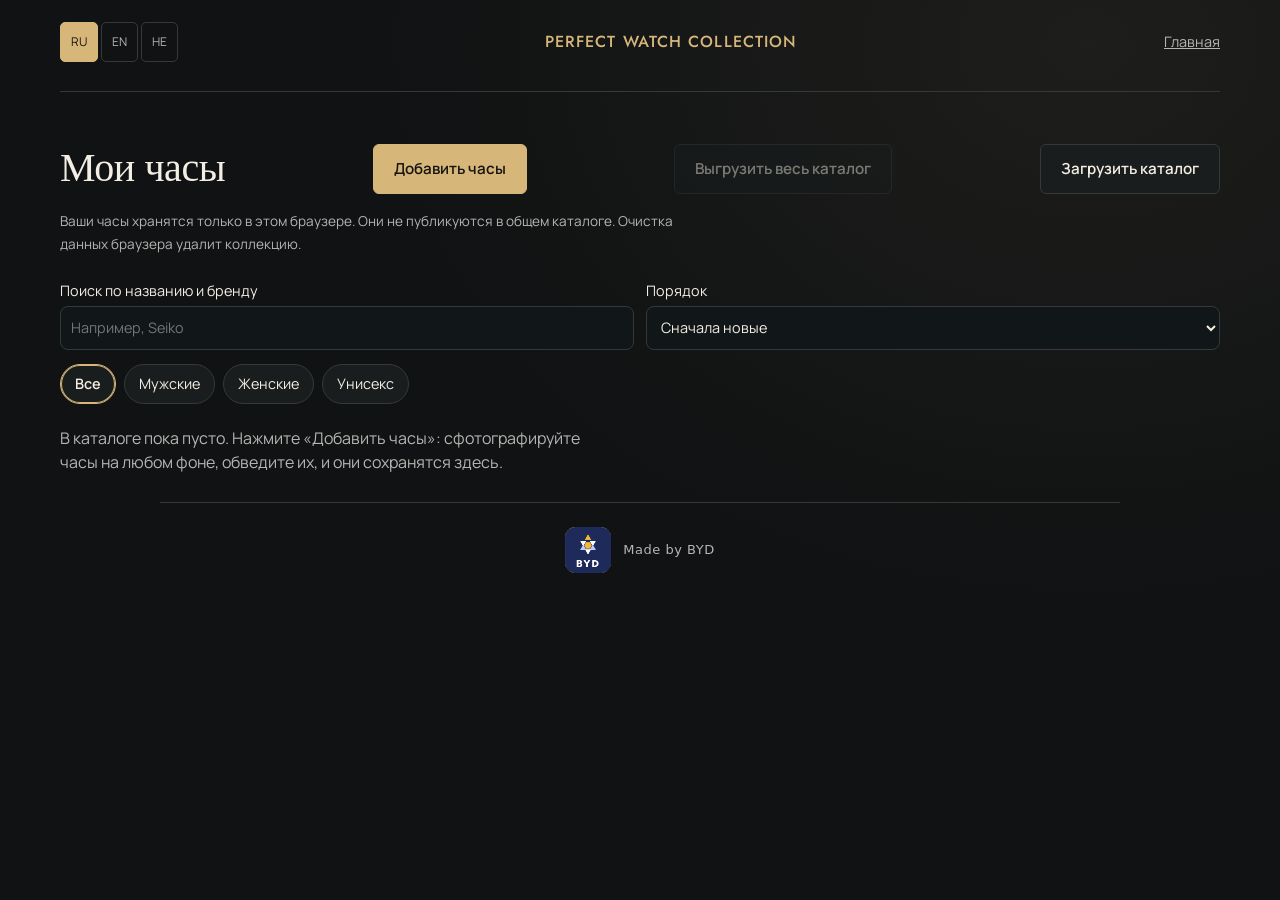
<file: cabinet.html>
<!doctype html>
<html lang="ru">
<head>
<meta charset="utf-8">
<meta name="viewport" content="width=device-width,initial-scale=1">
<title>Perfect Watch Collection — мои часы</title><link rel="icon" href="data:image/svg+xml,%3Csvg xmlns=%27http://www.w3.org/2000/svg%27 viewBox=%270 0 64 64%27%3E%3Crect x=%2222%22 y=%222%22 width=%2220%22 height=%2260%22 rx=%224%22 fill=%22%2356696F%22/%3E%3Ccircle cx=%2232%22 cy=%2232%22 r=%2218%22 fill=%22%23E0AE5E%22/%3E%3Ccircle cx=%2232%22 cy=%2232%22 r=%2213%22 fill=%22%2310262E%22/%3E%3Cpath d=%22M32 24v8l6 4%22 stroke=%22%23E0AE5E%22 stroke-width=%223%22 fill=%22none%22 stroke-linecap=%22round%22/%3E%3C/svg%3E"><meta name="description" content="Ваши собственные часы: сфотографируйте их и примерьте на руке. Фото хранятся только в вашем браузере.">
<link rel="preconnect" href="https://fonts.googleapis.com">
<link rel="preconnect" href="https://fonts.gstatic.com" crossorigin>
<link rel="stylesheet" href="https://fonts.googleapis.com/css2?family=Jost:wght@400;500;600&family=Manrope:wght@400;500;600;700&family=IBM+Plex+Mono:wght@400;500&display=swap">
<style>
/* Layout: toolbar, responsive card grid, editor and try-on as separate screens. */
:root{
  --bg:#E8ECEE; --surface:#F5F7F8; --ink:#10262E; --muted:#56696F; --line:#C6CFD3;
  --accent:#8F5F14; --accent-ink:#FFFFFF; --focus:#1E6F8C; --track:#D3DADD;
  --f-display:'Jost','Futura','Century Gothic',system-ui,sans-serif;
  --f-body:'Manrope',system-ui,-apple-system,'Segoe UI',Roboto,sans-serif;
  --f-mono:'IBM Plex Mono',ui-monospace,Menlo,Consolas,monospace;
}
@media (prefers-color-scheme: dark){
  :root:not([data-theme="light"]){
    --bg:#0B171C; --surface:#12232A; --ink:#E7EEF0; --muted:#8CA1A9; --line:#25393F;
    --accent:#E0AE5E; --accent-ink:#1A1204; --focus:#6FC3DE; --track:#223840; color-scheme:dark;
  }
}
:root[data-theme="dark"]{
  --bg:#0B171C; --surface:#12232A; --ink:#E7EEF0; --muted:#8CA1A9; --line:#25393F;
  --accent:#E0AE5E; --accent-ink:#1A1204; --focus:#6FC3DE; --track:#223840; color-scheme:dark;
}
*{box-sizing:border-box}
html,body{min-height:100%}
body{background:var(--bg);color:var(--ink);font-family:var(--f-body);font-size:16px;line-height:1.5;padding-inline:16px;padding-block:8px 48px;-webkit-text-size-adjust:100%}
h1,h2,h3{font-family:var(--f-display);font-weight:500;margin:0;text-wrap:balance;letter-spacing:-.01em}
p{margin:0}
button{font:inherit;color:inherit}
.wrap{max-width:960px;margin-inline:auto}
.narrow{max-width:620px}
.mono{font-family:var(--f-mono);font-size:.78rem;letter-spacing:.02em;color:var(--muted);font-variant-numeric:tabular-nums}
.topbar{display:flex;align-items:center;justify-content:space-between;gap:12px;padding-block:10px 18px}
.brand{font-family:var(--f-display);font-weight:500;font-size:.82rem;letter-spacing:.2em;text-transform:uppercase}
.link{background:none;border:0;padding:8px 0;color:var(--muted);cursor:pointer;text-decoration:underline;text-underline-offset:3px;font-size:.9rem}
.link:hover{color:var(--ink)}
:focus-visible{outline:2px solid var(--focus);outline-offset:2px}

.btn{display:inline-flex;align-items:center;justify-content:center;gap:8px;min-height:48px;padding:10px 20px;border:1px solid var(--line);border-radius:8px;background:var(--surface);color:var(--ink);cursor:pointer;font-weight:600;font-size:.95rem}
.btn:hover{border-color:var(--muted)}
.btn-primary{background:var(--accent);border-color:var(--accent);color:var(--accent-ink)}
.btn-primary:hover{filter:brightness(1.06);border-color:var(--accent)}

/* Intro */
.hero h1{font-size:clamp(2.1rem,8vw,3.6rem);line-height:1.04;margin-bottom:16px}
.hero p.lead{font-size:1.06rem;color:var(--muted);max-width:46ch;margin-bottom:24px}
.trio{display:grid;grid-template-columns:repeat(3,1fr);gap:8px;margin-block:8px 28px;max-width:560px}
.trio figure{margin:0;display:flex;flex-direction:column;gap:4px;min-width:0}
.trio svg{width:100%;height:auto;display:block}
.trio figcaption{display:flex;justify-content:space-between;gap:6px;border-top:1px solid var(--line);padding-top:6px}
.cta-row{display:flex;flex-wrap:wrap;align-items:center;gap:12px}
.cta-row .btn{flex:1 1 180px;max-width:260px}
.cta-note{margin-top:14px;max-width:46ch}
.picker-empty{font-size:.9rem;color:var(--muted);padding:10px 2px}

/* Quiz */
.ticks{display:flex;gap:4px;align-items:flex-end;height:22px;margin-bottom:10px}
.ticks i{flex:1;height:10px;background:var(--track);border-radius:1px;transition:height .2s,background .2s}
.ticks i.done{background:var(--accent)}
.ticks i.now{height:22px;background:var(--accent)}
.qhead{display:flex;justify-content:space-between;align-items:baseline;margin-bottom:18px}
.q-title{font-size:clamp(1.55rem,5.5vw,2.1rem);line-height:1.12;margin-bottom:20px}
.opts{display:flex;flex-direction:column;gap:10px}
.opt{display:flex;flex-direction:column;align-items:flex-start;gap:2px;width:100%;text-align:left;padding:14px 16px;min-height:58px;background:var(--surface);border:1px solid var(--line);border-radius:8px;cursor:pointer;transition:border-color .15s,box-shadow .15s}
.opt:hover{border-color:var(--muted)}
.opt .l{font-weight:600}
.opt .s{font-size:.85rem;color:var(--muted)}
.opt.sel{border-color:var(--accent);box-shadow:inset 0 0 0 1px var(--accent)}
.qfoot{margin-top:14px;min-height:40px}
.fade{animation:fade .25s ease both}
@keyframes fade{from{opacity:0;transform:translateY(6px)}to{opacity:1;transform:none}}

/* Results */
.res-head{margin-bottom:18px}
.res-head h2{font-size:clamp(1.8rem,6vw,2.6rem);line-height:1.08;margin-bottom:6px}
.top{display:grid;grid-template-columns:1fr;gap:18px;background:var(--surface);border:1px solid var(--line);border-radius:10px;padding:16px}
.top .pic{max-width:260px;width:100%;margin-inline:auto;min-width:0}
.top .pic svg,.mini .pic svg{width:100%;height:auto;display:block}
.top .info{min-width:0;display:flex;flex-direction:column;gap:12px}
.rank{display:flex;align-items:baseline;gap:10px}
.pct{font-family:var(--f-mono);font-size:2.2rem;font-weight:500;color:var(--accent);line-height:1;font-variant-numeric:tabular-nums}
.name{font-family:var(--f-display);font-size:1.7rem;font-weight:500;line-height:1.1}
.blurb{color:var(--muted)}
.chips{display:flex;flex-wrap:wrap;gap:6px}
.chip{font-size:.8rem;padding:4px 10px;border:1px solid var(--line);border-radius:999px;background:var(--bg)}
.specs{display:grid;grid-template-columns:auto 1fr;gap:4px 14px;margin:0;font-size:.9rem}
.specs dt{color:var(--muted)}
.specs dd{margin:0;font-weight:600;min-width:0}
.sub{font-family:var(--f-display);font-weight:500;font-size:1.2rem;margin-block:28px 12px}
.minis{display:grid;grid-template-columns:1fr;gap:12px}
.mini{display:grid;grid-template-columns:96px 1fr;gap:14px;align-items:center;background:var(--surface);border:1px solid var(--line);border-radius:10px;padding:12px}
.mini .pic{min-width:0}
.mini .body{min-width:0;display:flex;flex-direction:column;gap:6px;align-items:flex-start}
.mini .name{font-size:1.2rem}
.duo{display:grid;grid-template-columns:1fr;gap:4px 28px}
.scale{padding-top:6px}
.track{position:relative;height:10px;border-radius:5px;background:linear-gradient(90deg,var(--track),var(--line));margin-block:10px 8px}
.track .band{position:absolute;top:-4px;bottom:-4px;border-radius:7px;background:color-mix(in srgb,var(--accent) 28%,transparent);border:1px solid var(--accent)}
.track .dot{position:absolute;top:50%;width:18px;height:18px;margin:-9px 0 0 -9px;border-radius:50%;background:var(--ink);border:3px solid var(--bg)}
.ends{display:flex;justify-content:space-between;gap:8px;margin-bottom:8px}
.cal{list-style:none;margin:0;padding:0;display:flex;flex-direction:column;gap:6px}
.cal li{display:flex;justify-content:space-between;align-items:center;gap:10px;padding:9px 12px;border:1px solid var(--line);border-radius:8px;background:var(--surface);border-left-width:4px}
.cal li.ok{border-left-color:#2f8a57}
.cal li.mid{border-left-color:#c18a1e}
.cal li.no{border-left-color:#b5483d}
.fit{font-size:.9rem;min-height:1.4em}
.ctl.wr{grid-template-columns:150px 1fr}
.ctl.wr input[type=text],.ctl.wr input{min-height:40px;padding:6px 10px;border:1px solid var(--line);border-radius:8px;background:var(--surface);color:var(--ink);font:inherit;width:100%;min-width:0}
@media (min-width:720px){.duo{grid-template-columns:1fr 1fr}}
.tech{margin-top:2px;border-top:1px solid var(--line);padding-top:8px}
.tech summary{cursor:pointer;font-weight:600;font-size:.9rem;padding-block:4px}
.tech .specs{margin-block:8px}
.src{font-size:.82rem;color:var(--muted);overflow-wrap:anywhere}
.note{font-size:.8rem;color:var(--muted);margin-top:18px;max-width:70ch}
.cut-title{font-size:1.6rem;margin-block:4px 6px}
.cut-grid{display:grid;grid-template-columns:1fr;gap:16px;margin-block:14px}
.cut-grid canvas{width:100%;height:auto;max-width:520px;display:block;border:1px solid var(--line);border-radius:10px;touch-action:none;background:var(--surface)}
.cut-grid canvas#cp{background-color:#e9ecee;background-image:linear-gradient(45deg,#cfd5d8 25%,transparent 25%,transparent 75%,#cfd5d8 75%),linear-gradient(45deg,#cfd5d8 25%,transparent 25%,transparent 75%,#cfd5d8 75%);background-size:20px 20px;background-position:0 0,10px 10px}
.cut-ctl{display:flex;flex-direction:column;gap:12px;max-width:520px}
.chk-row{display:flex;align-items:center;gap:10px;font-size:.9rem}
.pick img{width:100%;height:56px;object-fit:contain;display:block}
@media (min-width:720px){.cut-grid{grid-template-columns:1fr 1fr}}
.cat-head{display:flex;flex-wrap:wrap;align-items:center;justify-content:space-between;gap:12px;margin-block:4px 6px}
.cat-grid{display:grid;grid-template-columns:repeat(auto-fill,minmax(210px,1fr));gap:14px;margin-top:14px}
.cat-card{display:flex;flex-direction:column;min-width:0;background:var(--surface);border:1px solid var(--line);border-radius:10px;overflow:hidden}
.cat-pic{aspect-ratio:1/1;background:var(--track);line-height:0}
.cat-pic img{width:100%;height:100%;object-fit:cover;display:block}
.cat-info{display:flex;flex-direction:column;gap:10px;padding:12px;min-width:0}
.cat-info .name{font-size:1.15rem;overflow-wrap:anywhere}
.cat-info .btn{flex:1 1 90px;min-height:44px;padding-inline:12px}
.empty{grid-column:1/-1;color:var(--muted);max-width:52ch;padding-block:8px}
.again{margin-top:22px}
.multi-hint{margin:-10px 0 14px}
.next-row{margin-top:16px}
.btn:disabled{opacity:.45;cursor:default}
.specs dd{font-weight:500}

/* Try-on */
.back{margin-bottom:6px}
.try-grid{display:grid;grid-template-columns:1fr;gap:18px}
.stage{position:relative;width:100%;max-width:480px;margin-inline:auto;border-radius:10px;overflow:hidden;border:1px solid var(--line);background:#cfd6d9;line-height:0}
.stage canvas{width:100%;height:auto;aspect-ratio:3/4;display:block;touch-action:none;cursor:grab}
.stage canvas:active{cursor:grabbing}
.badge{position:absolute;left:10px;top:10px;line-height:1.2;background:rgba(16,38,46,.78);color:#fff;font-family:var(--f-mono);font-size:.72rem;padding:5px 9px;border-radius:4px;letter-spacing:.04em}
.panel{min-width:0;display:flex;flex-direction:column;gap:14px}
.panel h2{font-size:1.7rem;line-height:1.1}
.picker{display:flex;gap:8px;overflow-x:auto;padding-bottom:6px;margin-inline:-2px;padding-inline:2px;scroll-snap-type:x proximity}
.pick{flex:0 0 76px;scroll-snap-align:start;background:var(--surface);border:1px solid var(--line);border-radius:8px;padding:6px 4px 6px;cursor:pointer;display:flex;flex-direction:column;align-items:center;gap:2px}
.pick svg{width:100%;height:auto;display:block}
.pick span{font-size:.68rem;line-height:1.15;text-align:center;color:var(--muted);max-width:100%;overflow-wrap:anywhere}
.pick[aria-selected="true"]{border-color:var(--accent);box-shadow:inset 0 0 0 1px var(--accent)}
.pick[aria-selected="true"] span{color:var(--ink);font-weight:600}
.photo-actions,.row{display:flex;flex-wrap:wrap;gap:10px}
.photo-actions .btn{flex:1 1 150px}
.ctl{display:grid;grid-template-columns:84px 1fr 52px;align-items:center;gap:10px;font-size:.9rem}
.ctl output{font-family:var(--f-mono);font-size:.78rem;color:var(--muted);text-align:right}
.ctl input[type=range]{width:100%;accent-color:var(--accent);min-width:0}
.hint{font-size:.85rem;color:var(--muted)}
.toast{position:fixed;left:16px;right:16px;bottom:calc(16px + env(safe-area-inset-bottom,0px));max-width:420px;margin-inline:auto;background:var(--ink);color:var(--bg);padding:10px 14px;border-radius:8px;font-size:.9rem;opacity:0;pointer-events:none;transform:translateY(8px);transition:opacity .2s,transform .2s}
.toast.on{opacity:1;transform:none}

@media (min-width:720px){
  .top{grid-template-columns:240px 1fr;padding:22px;gap:28px}
  .minis{grid-template-columns:1fr 1fr}
  .try-grid{grid-template-columns:minmax(0,440px) minmax(0,1fr);gap:32px;align-items:start}
  .stage{margin-inline:0}
}
@media (prefers-reduced-motion:reduce){
  .fade{animation:none}
  .ticks i,.opt,.toast{transition:none}
}

.fchips{display:flex;flex-wrap:wrap;gap:8px;margin-block:14px 4px}
.fchip{min-height:40px;padding:6px 14px;border:1px solid var(--line);border-radius:999px;background:var(--surface);cursor:pointer;font-size:.9rem}
.fchip[aria-pressed="true"]{border-color:var(--accent);box-shadow:inset 0 0 0 1px var(--accent);font-weight:600}
.form-grid{display:grid;grid-template-columns:1fr;gap:12px;max-width:520px}
.fld{display:flex;flex-direction:column;gap:4px;min-width:0;font-size:.9rem}
.fld input,.fld select{min-height:44px;padding:8px 10px;border:1px solid var(--line);border-radius:8px;background:var(--surface);color:var(--ink);font:inherit;width:100%;min-width:0}
.fld-row{display:grid;grid-template-columns:1fr 1fr;gap:12px}
.cat-meta{font-size:.85rem;color:var(--muted);display:flex;flex-wrap:wrap;gap:4px 10px}
.price{font-family:var(--f-mono);font-size:.9rem}
.cat-link{font-size:.85rem;color:var(--muted)}
.toplink{font-size:.9rem;color:var(--muted)}
.cat-count{font-family:var(--f-mono);font-size:.8rem;color:var(--muted)}
[hidden]{display:none !important}

:root,:root:not([data-theme="light"]),:root[data-theme="dark"]{--bg:#101213;--surface:#191d1e;--ink:#f3eee4;--muted:#b4b6b2;--line:#343a39;--accent:#d7b67a;--accent-ink:#17140e;--focus:#e6c994;--track:#272e2d;color-scheme:dark}
body{margin:0;background:radial-gradient(ellipse at 85% 5%,#34332960,transparent 46%),var(--bg);padding:0 24px 56px;overflow-wrap:break-word}
.wrap{max-width:1160px}.topbar{min-height:92px;border-bottom:1px solid var(--line);margin-bottom:42px;flex-wrap:wrap}.brand{font-size:1.1rem;letter-spacing:.25em;color:var(--accent)}
a{color:var(--accent)}.link,.toplink{color:var(--muted)}.btn{border-radius:6px;min-height:50px;transition:background .2s,transform .2s}.btn:hover{transform:translateY(-1px)}.btn-primary{background:var(--accent);color:var(--accent-ink)}
.site-nav{display:flex;gap:8px;flex-wrap:wrap}.site-nav a{text-decoration:none;padding:10px 14px;border-radius:6px;font-size:.88rem;min-height:44px;display:flex;align-items:center}.site-nav a[aria-current="page"]{background:var(--accent);color:var(--accent-ink)}
.hero.narrow{max-width:none;display:grid;grid-template-columns:1.1fr 1fr;gap:24px 56px;align-items:center;padding:24px 0 48px}.hero-copy{max-width:650px}.eyebrow{font-family:var(--f-mono);font-size:.75rem;letter-spacing:.15em;color:var(--accent);margin-bottom:24px}.hero h1{font-family:Georgia,'Times New Roman',serif;font-size:clamp(2.8rem,5.7vw,5.2rem);font-weight:400;line-height:1.04;letter-spacing:-.04em;margin-bottom:24px}.hero p.lead{font-size:1.02rem;line-height:1.8;max-width:48ch}.hero-art{position:relative;background:radial-gradient(ellipse,#5a59443b,transparent 70%),linear-gradient(145deg,#252a27,#151918);border:1px solid #4b4b3b;border-radius:180px 180px 12px 12px;padding:42px 20px 26px;min-width:0}.hero-art:before{content:'Perfect Watch Collection';display:block;text-align:center;font-size:.65rem;letter-spacing:.28em;color:var(--accent);margin:10px 0 16px}.trio{max-width:none;margin:0;gap:10px;align-items:center}.trio figure:nth-child(2){transform:translateY(-12px)}.trio figcaption{justify-content:center;font-size:.66rem;white-space:nowrap}.hero-art .art-note{text-align:center;font-size:.72rem;color:var(--muted);margin-top:22px;line-height:1.6}.feature-strip{display:grid;grid-template-columns:repeat(3,1fr);border-block:1px solid var(--line);padding:24px 0;gap:30px;margin-bottom:38px}.feature-strip strong{display:block;font-size:.95rem;margin-bottom:6px}.feature-strip p{font-size:.82rem;color:var(--muted);line-height:1.7}.feature-strip span{font-family:var(--f-mono);color:var(--accent);font-size:.68rem;display:block;margin-bottom:12px}.site-foot{border-top:1px solid var(--line);padding-top:20px;margin-top:44px;display:flex;justify-content:space-between;gap:20px;color:var(--muted);font-size:.75rem}.narrow{max-width:680px;margin-inline:auto}.q-title{font-size:2rem}.opt{padding:17px 20px}.top,.mini{border-radius:14px}.cat-grid{grid-template-columns:repeat(auto-fill,minmax(245px,1fr));gap:24px}.cat-card{border-radius:12px}.cat-pic{background:radial-gradient(ellipse,#495044,#202624);padding:22px}.cat-pic img{object-fit:contain;border-radius:4px}.cat-info{padding:20px;gap:14px}.cat-info .name{font-size:1.4rem}.price{color:var(--accent);font-size:1.1rem}.cut-title{font-family:Georgia,serif;font-size:2.5rem;font-weight:400}.fld input,.fld select{background:#111718}.hint{line-height:1.7}.catalog-intro{max-width:620px;margin-bottom:24px}.catalog-tools{display:flex;gap:12px;flex-wrap:wrap;margin:24px 0 10px}.catalog-tools .fld{flex:1 1 220px}.catalog-tools select{max-width:100%}#catalogFrame{width:100%;border:0;display:block;min-height:680px;background:transparent}body[data-embed="true"]{overflow-x:hidden;padding:0 0 24px;background:var(--bg)}body[data-embed="true"] .topbar{display:none}body[data-embed="true"] .wrap{max-width:none}body[data-embed="true"] .site-foot{display:none}
@media(max-width:720px){body{padding-inline:18px}.topbar{min-height:86px;margin-bottom:28px;gap:14px;padding-block:18px}.brand{font-size:.9rem}.site-nav{gap:3px;width:100%;justify-content:space-between}.site-nav a{font-size:.78rem;padding:9px 10px}.hero.narrow{grid-template-columns:1fr;gap:30px;padding-top:0}.hero h1{font-size:3.25rem}.hero-art{max-width:440px;width:100%;margin-inline:auto;padding-top:28px}.hero p.lead{font-size:.94rem}.feature-strip{gap:16px;padding-block:20px}.feature-strip strong{font-size:.8rem}.feature-strip p{font-size:.74rem}.cat-grid{grid-template-columns:repeat(2,minmax(0,1fr));gap:12px}.cat-info{padding:12px;gap:10px}.cat-info .name{font-size:1.08rem}.cat-pic{padding:10px}.cat-info .row{gap:6px}.cat-info .btn{font-size:.85rem;padding-inline:8px}.ctl{grid-template-columns:76px 1fr 42px;gap:7px}.site-foot{flex-direction:column;gap:8px}.hero .cta-row .btn{max-width:none} }
@media(max-width:360px){.cat-grid{grid-template-columns:1fr}.hero h1{font-size:2.7rem}.feature-strip{grid-template-columns:1fr}}
@media(prefers-reduced-motion:reduce){.btn{transition:none}.btn:hover{transform:none}}

.language-picker{display:inline-flex;gap:3px;align-items:center;direction:ltr}.language-picker button{background:transparent;border:1px solid var(--line);border-radius:5px;color:var(--muted);font:inherit;font-size:.75rem;min-height:40px;padding:7px 10px;cursor:pointer}.language-picker button[aria-pressed="true"]{background:var(--accent);color:var(--accent-ink);border-color:var(--accent)}[dir="rtl"] .opt{text-align:right;align-items:flex-start}[dir="rtl"] .cal li{border-left-width:1px;border-right-width:4px}[dir="rtl"] .ctl output{text-align:left}[dir="rtl"] .hero h1{font-family:var(--f-display);letter-spacing:-.015em}[dir="rtl"] .track{direction:ltr}[dir="rtl"] .brand{direction:ltr}[dir="rtl"] .badge{left:auto;right:10px}.cat-pic img{object-fit:contain}.form-note{padding:14px;border:1px solid var(--line);border-radius:8px;margin-bottom:20px;color:var(--muted);font-size:.85rem}body[data-embed="true"] .language-picker{display:none}
.photo-fit{border:1px solid var(--line);border-radius:10px;padding:14px}.photo-fit summary{cursor:pointer;font-weight:600}.photo-fit .ctl{margin-block:12px}.photo-fit .hint{margin-block:10px}

/* Shared fitting workspace: preserve the canvas aspect ratio for accurate gestures. */
.try-grid{grid-template-columns:1fr;gap:24px}.stage{max-width:760px;border-radius:16px}.stage canvas{width:100%;height:auto;max-height:none;aspect-ratio:3/4}
@media(min-width:900px){.try-grid{grid-template-columns:minmax(0,1.65fr) minmax(300px,1fr);align-items:start}.stage{position:sticky;top:12px}}
@media(max-width:719px){.stage{width:100%;max-width:none}.ctl{grid-template-columns:100px 1fr 44px}.panel{gap:18px}}
dialog{width:min(94vw,640px);max-height:85dvh;overflow:auto;background:var(--surface);color:var(--ink);border:1px solid var(--line);border-radius:14px;padding:20px}dialog::backdrop{background:#000a}dialog h2{margin-bottom:12px}dialog .row{margin-top:16px}.view-list{display:grid;grid-template-columns:repeat(3,minmax(0,1fr));gap:10px;margin-block:16px}.view-card{min-width:0;border:1px solid var(--line);border-radius:8px;padding:8px}.view-card img{width:100%;height:100px;object-fit:contain}.view-card .btn{width:100%;min-height:40px;padding:6px;font-size:.8rem}.view-card p{font-size:.8rem}.watch-switch{display:grid;grid-template-columns:auto minmax(0,1fr) auto;gap:8px;align-items:end}.watch-switch .btn{font-size:.8rem;padding-inline:8px;min-height:44px}.watch-switch .fld{font-size:.8rem}.watch-switch select{min-height:44px;max-width:100%}.topbar .brand{font-size:clamp(.78rem,2.5vw,1rem);letter-spacing:.07em;white-space:normal;line-height:1.25;min-width:0;max-width:100%}
</style>
<script src="watch-fit.js?v=20261014u"></script>
<script src="wrist.js?v=20261014u" defer></script>
<script src="locale.js?v=20261015photo1" defer></script>
<script src="watch-real.js?v=20261014u" defer></script><link rel="stylesheet" href="fitting-workspace.css?v=20261014u"><script src="fitting-workspace.js?v=20261014u" defer></script><script src="watch-info-ocr.js?v=20261014u" defer></script><script src="made-by-byd.js?v=20261014w" defer></script></head>
<body>

<div class="wrap">
  <header class="topbar"><div class="language-picker" role="group" aria-label="Language"><button type="button" data-lang="ru">RU</button><button type="button" data-lang="en">EN</button><button type="button" data-lang="he">HE</button></div>
    <a class="brand" href="./" style="text-decoration:none">Perfect Watch Collection</a>
    <a class="toplink" href="./">Главная</a>
  </header>

  <main>
    <section id="v-cat">
      <div class="cat-head">
        <h1 class="cut-title">Мои часы</h1>
        <button class="btn btn-primary" id="btnCatAdd" type="button" hidden>Добавить часы</button><button class="btn" id="btnExportCollection" type="button">Выгрузить весь каталог</button><button class="btn" id="btnImportCollection" type="button">Загрузить каталог</button><input id="fileImportCollection" type="file" accept="application/json,.json" hidden>
      </div>
      <p class="hint catalog-intro">Ваши часы хранятся только в этом браузере. Они не публикуются в общем каталоге. Очистка данных браузера удалит коллекцию.</p><div class="catalog-tools"><div class="fld"><label for="catSearch">Поиск по названию и бренду</label><input id="catSearch" type="search" placeholder="Например, Seiko"></div><div class="fld"><label for="catSort">Порядок</label><select id="catSort"><option value="new">Сначала новые</option><option value="name">По названию</option><option value="brand">По бренду</option></select></div></div><p class="hint" id="catStatus" role="status">Загружаю каталог…</p>
      <div class="fchips" id="fchips" role="group" aria-label="Фильтр по аудитории">
        <button class="fchip" type="button" data-f="all" aria-pressed="true">Все</button>
        <button class="fchip" type="button" data-f="m" aria-pressed="false">Мужские</button>
        <button class="fchip" type="button" data-f="f" aria-pressed="false">Женские</button>
        <button class="fchip" type="button" data-f="u" aria-pressed="false">Унисекс</button>
      </div>
      <p class="cat-count" id="catCount"></p>
      <div class="cat-grid" id="catBody"></div>
      <input id="fileCut" type="file" accept="image/*" hidden>
    </section>

    <section id="v-edit" hidden>
      <button class="link back" id="btnCutBack" type="button">← К каталогу</button>
      <h2 class="cut-title" id="cutTitle">Новые часы</h2>
      <p class="hint">Белый фон удаляется автоматически. Проверьте результат перед сохранением. На сложном фоне можно уточнить рамку и допуск.</p>
      <div class="cut-grid">
        <div><p class="mono">1. ОБВЕДИТЕ ЧАСЫ</p><canvas id="cc" width="300" height="300" aria-label="Фото часов с рамкой"></canvas></div>
        <div><p class="mono">2. РЕЗУЛЬТАТ</p><canvas id="cp" class="chk" width="800" height="800" aria-label="Вырезанные часы"></canvas></div>
      </div>
      <div class="cut-ctl">
        <div class="ctl"><label for="rngTol">Допуск фона</label><input id="rngTol" type="range" min="10" max="140" value="45"><output id="outTol">45</output></div>
        <label class="chk-row"><input id="chkRound" type="checkbox"> Оставить только круг (если фон пёстрый)</label>
        <p class="fit" id="cutNote"></p>
        <div id="existingViews" class="view-list"></div><div class="form-grid"><button class="btn" id="readWatchInfo" type="button">Заполнить из скриншота</button><input id="fileWatchInfo" type="file" accept="image/*" hidden><p class="hint" id="watchInfoStatus" role="status" aria-live="polite">Добавьте скриншот магазина с брендом, моделью и ценой.</p><label class="fld" id="extraRole" hidden>Ракурс<select id="selViewRole"><option value="angle">Под углом</option><option value="side">Сбоку</option><option value="front">Спереди</option></select></label>
          <div class="fld"><label for="inName">Название</label><input id="inName" type="text" maxlength="60" placeholder="Например, Seiko 5 Sports"></div>
          <div class="fld-row">
            <div class="fld"><label for="inBrand">Бренд</label><input id="inBrand" type="text" maxlength="40"></div>
            <div class="fld"><label for="inPrice">Цена</label><input id="inPrice" type="text" maxlength="30" placeholder="например, 295 $"></div>
          </div>
          <div class="fld-row">
            <div class="fld"><label for="selGender">Для кого</label><select id="selGender"><option value="u">Унисекс</option><option value="m">Мужские</option><option value="f">Женские</option></select></div>
            <div class="fld"><label for="selStyle">Стиль</label><select id="selStyle"><option value="dress">Классика</option><option value="casual">Повседневные</option><option value="sport">Спорт</option><option value="minimal">Минимализм</option><option value="vintage">Ретро</option><option value="smart">Умные часы</option></select></div>
          </div>
          <div class="fld"><label for="inLink">Ссылка на страницу товара</label><input id="inLink" type="url" inputmode="url" maxlength="300" placeholder="https://"></div>
        </div>
        <div class="row">
          <button class="btn" id="btnCutAll" type="button">Весь кадр</button>
          <button class="btn btn-primary" id="btnCutSave" type="button" disabled>Сохранить в каталог</button>
        </div>
      </div>
    </section>

<section id="v-try" hidden>
      <button class="link back" id="btnToCat" type="button">← К каталогу</button>
      <div class="try-grid">
        <div class="stage">
          <canvas id="cv" width="1800" height="2400" aria-label="Примерка часов на руке"></canvas>
          <video id="vid" playsinline muted style="display:none"></video>
          <span class="badge" id="demoBadge">ДЕМО-РУКА</span>
        </div>
        <div class="panel">
          <div>
            <h2 id="tryName" data-no-translate></h2>
            <p class="mono" id="tryMeta" data-no-translate></p>
          </div>
          <div class="picker" id="viewPicker" role="group" aria-label="Ракурсы часов"></div><div class="watch-switch"><button class="btn" id="previousWatch" type="button">Предыдущие</button><label class="fld">Выбрать часы<select id="chooseWatch" aria-label="Выбрать часы"></select></label><button class="btn" id="nextWatch" type="button">Следующие</button></div><p class="mono" id="watchPosition" aria-live="polite"></p><div class="picker" id="picker" role="listbox" aria-label="Часы из каталога"></div>
          <div class="photo-actions">
            <button class="btn btn-primary" id="btnLive" type="button">Живая камера</button>
            <button class="btn btn-primary" id="btnShot" type="button" hidden>Снять кадр</button>
            <button class="btn" id="btnFlip" type="button" hidden>Сменить камеру</button>
            <button class="btn" id="btnCam" type="button">Сфотографировать</button>
            <button class="btn" id="btnGal" type="button">Выбрать фото</button>
          </div>
          <input id="fileCam" type="file" accept="image/*" capture="environment" hidden>
          <input id="fileGal" type="file" accept="image/*" hidden>
          <div class="row"><button class="btn btn-primary" id="modeWatch" type="button" aria-pressed="true">Часы</button><button class="btn" id="modeScene" type="button" aria-pressed="false">Рука + часы</button><button class="btn" id="toggleWatch" type="button" aria-pressed="false">Скрыть часы</button></div>
<div class="ctl"><label for="sceneScale">Масштаб фото</label><input id="sceneScale" type="range" min="25" max="400" value="100"><output id="sceneScaleOut">1.0×</output></div>
<div class="ctl"><label for="sceneRot">Поворот фото</label><input id="sceneRot" type="range" min="-180" max="180" value="0"><output id="sceneRotOut">0°</output></div>
<button class="btn" id="resetScene" type="button">Сбросить фото</button>
<p class="hint">Выберите режим: один палец перемещает, два — приближают и поворачивают. В режиме «Рука + часы» часы остаются на запястье.</p>
<div class="row"><button class="btn btn-primary" id="autoFit" type="button">Автоматическая посадка</button><button class="btn" id="markWrist" type="button">Указать запястье</button></div><p class="hint" id="autoFitStatus" role="status" aria-live="polite">Загрузите фото руки без часов. Посадка подберётся автоматически.</p><div class="ctl"><label for="fitBandwidth">Ширина браслета</label><input id="fitBandwidth" type="range" min="55" max="145" value="100"><output id="fitBandwidthOut">100%</output></div><div class="ctl"><label for="fitBandlength">Длина браслета</label><input id="fitBandlength" type="range" min="50" max="150" value="100"><output id="fitBandlengthOut">100%</output></div><details class="photo-fit"><summary>Точная настройка</summary>
<p class="hint">Загрузите фото своей руки без часов. Сначала подгоните часы в режиме «Часы», затем выберите «Рука + часы» для совместного поворота и приближения.</p>
<div class="ctl"><label for="fitWidth">Ширина часов</label><input id="fitWidth" type="range" min="55" max="130" value="100"><output id="fitWidthOut">100%</output></div>
<div class="ctl"><label for="fitSlant">Наклон часов</label><input id="fitSlant" type="range" min="-35" max="35" value="0"><output id="fitSlantOut">0°</output></div>
<div class="ctl"><label for="fitCurve">Изгиб браслета</label><input id="fitCurve" type="range" min="0" max="80" value="40"><output id="fitCurveOut">40%</output></div>
<div class="ctl"><label for="fitShadow">Тень на руке</label><input id="fitShadow" type="range" min="0" max="70" value="25"><output id="fitShadowOut">25%</output></div>
<button class="btn" id="fitReset" type="button">Сбросить посадку</button>
<p class="hint">Поворот общей фотографии сохраняет положение часов на руке. Это фотографическая примерка; вид сбоку не создаётся автоматически.</p></details>
<div class="ctl"><label for="rngScale">Размер</label><input id="rngScale" type="range" min="40" max="320" value="150"><output id="outScale">1.5×</output></div>
          <div class="ctl"><label for="rngRot">Поворот</label><input id="rngRot" type="range" min="-180" max="180" value="0"><output id="outRot">0°</output></div>
          <div class="row">
            <button class="btn" id="btnReset" type="button">Сбросить положение</button>
            <button class="btn" id="btnSave" type="button">Сохранить снимок</button>
          </div>
          <p class="hint">Перетащите часы на запястье. Двумя пальцами можно менять размер и поворот.</p>
        </div>
      </div>
    </section>
  </main>
  <div class="toast" id="toast" role="status" aria-live="polite"></div>
</div>
<dialog id="viewManager"><h2>Ракурсы часов</h2><p id="viewCount"></p><div id="viewList" class="view-list"></div><div class="row"><button class="btn btn-primary" id="addManagedView" type="button">Добавить ракурс</button><button class="btn" id="closeViewManager" type="button">Закрыть</button></div></dialog>
<dialog id="infoManager"><h2>Данные часов</h2><p class="hint" id="cardInfoStatus" role="status"></p><div class="form-grid"><label class="fld">Название / модель<input id="cardInfoName" maxlength="60"></label><label class="fld">Бренд<input id="cardInfoBrand" maxlength="40"></label><label class="fld">Цена<input id="cardInfoPrice" maxlength="30"></label></div><input id="fileCardInfo" type="file" accept="image/*" hidden><div class="row"><button class="btn" id="chooseCardInfo" type="button">Считать скриншот</button><button class="btn btn-primary" id="saveCardInfo" type="button">Сохранить данные</button><button class="btn" id="closeInfoManager" type="button">Закрыть</button></div></dialog><script>
(function(){
'use strict';
var $=function(s){return document.querySelector(s);};
function esc(s){ return String(s).replace(/[&<>"]/g,function(c){return {'&':'&amp;','<':'&lt;','>':'&gt;','"':'&quot;'}[c];}); }
var S={view:'cat',filter:'all',photo:null,pick:null,tx:{x:450,y:690,s:1.5,r:0}};
var V={cat:$('#v-cat'),edit:$('#v-edit'),tryon:$('#v-try')};
var GEN_N={m:'Мужские',f:'Женские',u:'Унисекс'};
var STYLE_N={dress:'классика',casual:'повседневные',sport:'спорт',minimal:'минимализм',vintage:'ретро',smart:'умные часы'};
function show(name){
  S.view=name; if(name!=='tryon'){stopLive();if(fitting)fitting.hide();}
  Object.keys(V).forEach(function(k){ V[k].hidden=(k!==name); });
  window.scrollTo(0,0);
}
function toast(msg){
  var t=$('#toast'); t.textContent=msg; t.classList.add('on');
  clearTimeout(toast._t); toast._t=setTimeout(function(){ t.classList.remove('on'); },2800);
}

/* ---------- Хранилище каталога ---------- */
var Store={mode:'none',canWrite:false,items:[],ready:false,be:null,error:false};
function blobOf(canvas,type,q){
  return new Promise(function(res,rej){
    try{ canvas.toBlob(function(b){ if(b) res(b); else rej({code:'blob'}); },type,q); }catch(e){ rej(e); }
  });
}
function scaled(srcImg,w,h,max,transparent){
  var k=Math.min(1,max/Math.max(w,h)), c=document.createElement('canvas');
  c.width=Math.max(1,Math.round(w*k)); c.height=Math.max(1,Math.round(h*k));
  var x=c.getContext('2d'); x.imageSmoothingQuality='high'; if(!transparent){x.fillStyle='#ffffff'; x.fillRect(0,0,c.width,c.height);} x.drawImage(srcImg,0,0,c.width,c.height);
  return c;
}
var FIELDS=['name','brand','price','gender','style','link'];
function pickFields(v){ var o={}; FIELDS.forEach(function(k){ o[k]=(v&&typeof v[k]==='string')?v[k]:''; }); if(!GEN_N[o.gender]) o.gender='u'; return o; }

function localBackend(){
 var subs=[],urls=[],previewCache=new Map(),dbPromise=new Promise(function(resolve,reject){
  if(!window.indexedDB){reject(new Error('Локальное хранилище недоступно.'));return;}
  var req=indexedDB.open('watch-personal-v1',1);req.onupgradeneeded=function(){req.result.createObjectStore('watches',{keyPath:'id'});};req.onsuccess=function(){resolve(req.result);};req.onerror=function(){reject(req.error);};req.onblocked=function(){reject(new Error('Закройте другие вкладки сайта и повторите.'));};
 });
 function url(blob){var u=URL.createObjectURL(blob);urls.push(u);return u;}
 function dataImage(blob){return new Promise(function(resolve,reject){var reader=new FileReader();reader.onload=function(){resolve(String(reader.result));};reader.onerror=function(){reject(reader.error);};reader.readAsDataURL(blob);});}
 function decodeImage(src){return new Promise(function(resolve,reject){var im=new Image();im.onload=function(){if(im.naturalWidth>0)resolve(im);else reject(new Error('image'));};im.onerror=function(){reject(new Error('image'));};im.src=src;});}
 function preview(v,key){
  if(previewCache.has(key))return previewCache.get(key);
  var candidate=v.thumb||v.blob,result=dataImage(candidate).then(function(src){return decodeImage(src).then(function(im){return v.thumb?src:scaled(im,im.naturalWidth,im.naturalHeight,256,true).toDataURL('image/png');});}).catch(function(){return dataImage(v.blob).then(decodeImage).then(function(im){return scaled(im,im.naturalWidth,im.naturalHeight,256,true).toDataURL('image/png');});});
  previewCache.set(key,result);result.catch(function(){previewCache.delete(key);});return result;
 }

 function load(){return dbPromise.then(function(db){return new Promise(function(resolve,reject){
 var req=db.transaction('watches','readonly').objectStore('watches').getAll();
 req.onsuccess=function(){var old=urls,usedPreviews=new Set();urls=[];
 Promise.all(req.result.sort(function(a,b){return b.at-a.at;}).map(function(row){
  return Promise.all([{role:'front',blob:row.cutBlob,thumb:row.thumbBlob}].concat(row.views||[]).map(function(v,index){
   var key=row.id+':'+(row.imageVersion||row.at)+':'+index+':'+v.blob.size+':'+(v.thumb?v.thumb.size:0);usedPreviews.add(key);var u=url(v.blob);return preview(v,key).then(function(thumb){return {role:v.role,cutUrl:u,thumbUrl:thumb};}).catch(function(){return {role:v.role,cutUrl:u,thumbUrl:'data:image/svg+xml,%3Csvg xmlns="http://www.w3.org/2000/svg" width="128" height="128"%3E%3Crect width="128" height="128" fill="%23202624"/%3E%3C/svg%3E',error:true};});
  })).then(function(views){return Object.assign(pickFields(row),{id:row.id,at:row.at,views:views,cutUrl:views[0].cutUrl,photoUrl:views[0].cutUrl,thumbUrl:views[0].thumbUrl,bytes:row.cutBlob.size+(row.thumbBlob?row.thumbBlob.size:0)+(row.views||[]).reduce(function(n,v){return n+v.blob.size+(v.thumb?v.thumb.size:0);},0)});});
 })).then(function(items){previewCache.forEach(function(_,key){if(!usedPreviews.has(key))previewCache.delete(key);});setTimeout(function(){old.forEach(function(u){URL.revokeObjectURL(u);});},20000);resolve(items);},reject);
 };req.onerror=function(){reject(req.error);};
 });});}
 function allRows(){return dbPromise.then(function(db){return new Promise(function(resolve,reject){var r=db.transaction('watches','readonly').objectStore('watches').getAll();r.onsuccess=function(){resolve(r.result);};r.onerror=function(){reject(r.error);};});});}
 async function exportCollection(){
  var rows=await allRows(),parts=['{"type":"watch-collection","version":1,"exportedAt":'+JSON.stringify(new Date().toISOString())+',"watches":['];
  for(var i=0;i<rows.length;i++){var row=rows[i],views=[];for(var v of (row.views||[]))views.push({role:v.role,image:await dataImage(v.blob),thumbnail:v.thumb?await dataImage(v.thumb):null});
   var item=Object.assign(pickFields(row),{id:row.id,at:row.at,main:{role:row.frontRole||'front',image:await dataImage(row.cutBlob),thumbnail:row.thumbBlob?await dataImage(row.thumbBlob):null},views:views});
   if(i)parts.push(',');parts.push(new Blob([JSON.stringify(item)],{type:'application/json'}));
  }
  parts.push(']}');return new Blob(parts,{type:'application/json'});
 }
 async function imageBlob(value){
  if(typeof value!=='string')throw Error('Некорректный файл каталога.');
  var m=/^data:(image\/(?:png|jpeg|webp));base64,([A-Za-z0-9+/]*={0,2})$/.exec(value);if(!m||!m[2])throw Error('Некорректный файл каталога.');
  var bin;try{bin=atob(m[2]);}catch(e){throw Error('Некорректный файл каталога.');}
  var bytes=new Uint8Array(bin.length);for(var i=0;i<bin.length;i++)bytes[i]=bin.charCodeAt(i);
  try{await decodeImage(value);}catch(e){throw Error('Некорректный файл каталога.');}return new Blob([bytes],{type:m[1]});
 }
 async function importCollection(data){
  if(!data||data.type!=='watch-collection'||data.version!==1||!Array.isArray(data.watches))throw Error('Некорректный файл каталога.');
  var ready=[],ids=new Set();
  for(var item of data.watches){
   if(!item||typeof item.id!=='string'||!item.id||ids.has(item.id)||!item.main||!Array.isArray(item.views)||item.views.length>2)throw Error('Некорректный файл каталога.');ids.add(item.id);
   var meta=pickFields(item);meta.name=meta.name.trim()||'Часы';meta.link=safeLink(meta.link);if(!STYLE_N[meta.style])meta.style='dress';
   var row=Object.assign(meta,{id:item.id,at:Number.isFinite(item.at)?item.at:Date.now(),imageVersion:Date.now(),cutBlob:await imageBlob(item.main.image),thumbBlob:null,views:[]});
   if(item.main.thumbnail){try{row.thumbBlob=await imageBlob(item.main.thumbnail);}catch(e){}}
   for(var v of item.views){if(!v||!VIEW_NAMES[v.role])throw Error('Некорректный файл каталога.');var extra={role:v.role,blob:await imageBlob(v.image),thumb:null};if(v.thumbnail){try{extra.thumb=await imageBlob(v.thumbnail);}catch(e){}}row.views.push(extra);}ready.push(row);
  }
  var added=0;await mutate(function(store){ready.forEach(function(row){var r=store.get(row.id);r.onsuccess=function(){if(!r.result){store.put(row);added++;}};});});return added;
 }

 function emit(){return load().then(function(items){subs.forEach(function(cb){cb(items);});});}
 function mutate(fn){return dbPromise.then(function(db){return new Promise(function(resolve,reject){var tx=db.transaction('watches','readwrite');fn(tx.objectStore('watches'),tx);tx.oncomplete=resolve;tx.onerror=function(){reject(tx.error);};tx.onabort=function(){reject(tx.error||new Error('Не удалось сохранить.'));};});}).then(emit);}
 return {exportCollection:exportCollection,importCollection:importCollection,watch:function(cb,err){if(subs.indexOf(cb)<0)subs.push(cb);emit().catch(err);},add:function(meta,cut,thumb){return mutate(function(s){s.put(Object.assign(pickFields(meta),{id:'personal-'+Date.now().toString(36)+'-'+Math.random().toString(36).slice(2,7),at:Date.now(),cutBlob:cut,thumbBlob:thumb,views:[]}));});},addView:function(id,role,blob,thumb,index){return mutate(function(s,tx){var r=s.get(id);r.onsuccess=function(){var row=r.result;if(!row){tx.abort();return;}if(index===0){row.cutBlob=blob;row.thumbBlob=thumb;}else{row.views=row.views||[];if(index!=null)row.views[index-1]={role:role,blob:blob,thumb:thumb};else{if(row.views.length>=2){tx.abort();return;}row.views.push({role:role,blob:blob,thumb:thumb});}}row.imageVersion=(row.imageVersion||row.at||0)+1;s.put(row);};});},removeView:function(id,index){return mutate(function(s,tx){var r=s.get(id);r.onsuccess=function(){var row=r.result;if(!row||index<1){tx.abort();return;}row.views=(row.views||[]).filter(function(_,i){return i!==index-1;});row.imageVersion=(row.imageVersion||row.at||0)+1;s.put(row);};});},updateInfo:function(id,meta){return mutate(function(s,tx){var r=s.get(id);r.onsuccess=function(){if(!r.result){tx.abort();return;}s.put(Object.assign(r.result,pickFields(meta)));};});},remove:function(item){return mutate(function(s){s.delete(item.id);});}};
}
var SW={},VIEW_INDEX=0,EXTRA_TARGET=null,EXTRA_INDEX=null,INFO_TARGET=null;
var VIEW_NAMES={front:'Спереди',angle:'Под углом',side:'Сбоку'};
function toW(it){
  var v=(it.views||[])[VIEW_INDEX],source=v?v.cutUrl:it.cutUrl;var w=SW[it.id];
  if(!w||w.url!==source){
    var im=new Image(); im.crossOrigin='anonymous'; im.onload=function(){
      // Repair opaque white backgrounds left by the previous catalog exporter.
      try{var c=document.createElement('canvas');c.width=im.naturalWidth;c.height=im.naturalHeight;var x=c.getContext('2d');x.drawImage(im,0,0);var px=x.getImageData(0,0,c.width,c.height),d=px.data;var corners=[0,(c.width-1)*4,(c.height-1)*c.width*4,(c.width*c.height-1)*4];if(corners.every(function(i){return d[i]>235&&d[i+1]>235&&d[i+2]>235&&d[i+3]===255;})){cutPixels(d,c.width,c.height,35,false);x.putImageData(px,0,0);w.cut=c;it.displayUrl=c.toDataURL('image/png');document.querySelectorAll('[data-image-id]').forEach(function(el){if(el.dataset.imageId===it.id)el.src=it.displayUrl;});}}catch(e){}
      if(S.pick===it.id&&SW[it.id]&&SW[it.id].url===source&&fitting)fitting.changed();draw();
    }; im.onerror=function(){w.error=true;if(S.pick===it.id)toast('Не удалось открыть фото. Попробуйте другое.');}; im.src=source;
    w=SW[it.id]={id:it.id,cut:im,url:source};
  }
  w.item=it; return w;
}
function onItems(items){
  Store.ready=true; Store.error=false; Store.items=items;SW={};
  renderCatalog();
  if(S.view==='tryon'){renderPicker();syncWatchNavigation();var selected=Store.items.find(function(it){return it.id===S.pick;});if(selected)toW(selected);renderViews();}
}
function initStore(){
  Store.mode='local'; Store.canWrite=true; Store.be=localBackend(); Store.ready=false;
  renderCatalog();
  Store.be.watch(onItems,function(){ Store.ready=true; Store.error=true; renderCatalog(); });
}
function saveErr(e){
  if(e&&e.name==='QuotaExceededError')return 'Недостаточно места на устройстве. Удалите лишние часы и повторите.';
  return 'Хранилище браузера недоступно. Возможно, включён приватный режим.';
}
function reloadList(){Store.error=false;Store.ready=false;renderCatalog();Store.be.watch(onItems,function(){Store.ready=true;Store.error=true;renderCatalog();});}
/* ---------- Каталог ---------- */
function safeLink(u){ return /^https?:\/\//i.test(u)?u:''; }
function renderCatalog(){
  var el=$('#catBody'), st=$('#catStatus');
  $('#btnCatAdd').hidden=!Store.canWrite;$('#btnExportCollection').disabled=!Store.ready||!Store.items.length;
  if(!Store.ready){ st.textContent='Загружаю каталог…'; el.innerHTML=''; return; }
  if(Store.error){ st.textContent='Хранилище браузера недоступно. Возможно, включён приватный режим.'; el.innerHTML='<button class="btn" id="retryCatalog" type="button">Повторить загрузку</button>'; return; }
  else st.textContent='';
  var list=Store.items.filter(function(it){ return (S.filter==='all'||it.gender===S.filter)&&(!S.search||(it.name+' '+it.brand).toLocaleLowerCase().indexOf(S.search)>=0); });
  if(S.sort==='name'||S.sort==='brand') list.sort(function(a,b){return (a[S.sort]||a.name).localeCompare(b[S.sort]||b.name,'ru');});
  $('#catCount').textContent=Store.items.length?('Часов: '+list.length+(list.length!==Store.items.length?' из '+Store.items.length:'')):'';
  Array.prototype.forEach.call(document.querySelectorAll('.fchip'),function(b){ b.setAttribute('aria-pressed',b.dataset.f===S.filter); });
  if(!list.length){
    el.innerHTML='<p class="empty">'+(Store.items.length?'В этой группе пока нет часов.':(Store.canWrite?'В каталоге пока пусто. Нажмите «Добавить часы»: сфотографируйте часы на любом фоне, обведите их, и они сохранятся здесь.':'В каталоге пока нет часов.'))+'</p>';
    return;
  }
  el.innerHTML=list.map(function(it,index){
    var lk=safeLink(it.link);
    return '<article class="cat-card"><div class="cat-pic"><img data-no-translate alt="'+esc(it.name)+'" src="'+esc(it.thumbUrl||it.displayUrl||it.cutUrl)+'" data-image-id="'+esc(it.id)+'" data-fallback="'+esc(it.cutUrl)+'" loading="'+(index<8?'eager':'lazy')+'" decoding="async"></div><div class="cat-info">'+
      '<h3 class="name" data-no-translate>'+esc(it.name)+'</h3>'+
      '<div class="cat-meta">'+(it.brand?'<span data-no-translate>'+esc(it.brand)+'</span>':'')+'<span>'+esc(GEN_N[it.gender])+'</span>'+(it.style&&STYLE_N[it.style]?'<span>'+esc(STYLE_N[it.style])+'</span>':'')+'</div>'+
      (it.price?'<p class="price" data-no-translate>'+esc(it.price)+'</p>':'')+
      (lk?'<a class="cat-link" href="'+esc(lk)+'" target="_blank" rel="noopener">Страница товара</a>':'')+
      '<p class="mono">'+(it.views||[]).length+' / 3 · '+(it.bytes/1048576).toFixed(2)+' MB</p><div class="row"><button class="btn" type="button" data-k="view" data-id="'+esc(it.id)+'">Ракурсы</button><button class="btn" type="button" data-k="info" data-id="'+esc(it.id)+'">Данные</button><button class="btn btn-primary" type="button" data-k="try" data-id="'+esc(it.id)+'">Примерить</button><button class="btn" type="button" data-k="del" data-id="'+esc(it.id)+'">Удалить</button></div></div></article>';
  }).join('');
}
function imageFallback(e){var t=e.target;if(!t||t.tagName!=='IMG')return;var fallback=t.dataset.fallback;if(fallback&&t.dataset.triedFallback!=='1'&&t.src!==fallback){t.dataset.triedFallback='1';t.src=fallback;}}
$('#catBody').addEventListener('error',imageFallback,true);
$('#fchips').addEventListener('click',function(e){ var b=e.target.closest('.fchip'); if(!b) return; S.filter=b.dataset.f; renderCatalog(); });
$('#catBody').addEventListener('click',function(e){
  var b=e.target.closest('button'); if(!b) return; if(b.id==='retryCatalog'){reloadList();return;}
  var it=Store.items.filter(function(x){ return x.id===b.dataset.id; })[0]; if(!it) return;
  if(b.dataset.k==='view'){openViewManager(it.id);return;}if(b.dataset.k==='info'){openInfoManager(it.id);return;}
  if(b.dataset.k==='try'){ openTry(it.id); return; }
  if(b.dataset.k==='del'){
    if(b.dataset.armed!=='1'){
      b.dataset.armed='1'; b.textContent='Точно удалить?';
      b._deleteTimer=setTimeout(function(){ b.dataset.armed='0'; b.textContent='Удалить'; },3000);
      return;
    }
    clearTimeout(b._deleteTimer);b.dataset.armed='0';b.disabled=true;
    Store.be.remove(it).then(function(){ toast('Часы удалены.'); if(S.pick===it.id) S.pick=null; }).catch(function(){ b.disabled=false;b.textContent='Удалить';toast('Не удалось удалить. Попробуйте ещё раз.'); });
  }
});

/* ---------- Вырезание часов из фото ---------- */
function cutPixels(d,w,h,tol,round){
  var n=w*h,x,y,i,p;
  // An existing alpha channel is already a cutout. Never turn its holes opaque.
  var transparent=0,visible=0;
  for(i=0;i<n;i++){if(d[i*4+3]<250)transparent++;if(d[i*4+3]>8)visible++;}
  if(transparent>=Math.max(1,n*.001)){
    var left=w,right=-1,top=h,bottom=-1;
    for(y=0;y<h;y++)for(x=0;x<w;x++){
      i=y*w+x;if(round){var ex=(x-(w-1)/2)/(w/2),ey=(y-(h-1)/2)/(h/2);if(ex*ex+ey*ey>1)d[i*4+3]=0;}
      if(d[i*4+3]>8){left=Math.min(left,x);right=Math.max(right,x);top=Math.min(top,y);bottom=Math.max(bottom,y);}
    }
    return right<0?null:{x:left,y:top,w:right-left+1,h:bottom-top+1,preserved:true};
  }

  var rs=[],gs=[],bs=[];
  function samp(q){ rs.push(d[q*4]); gs.push(d[q*4+1]); bs.push(d[q*4+2]); }
  for(x=0;x<w;x++){ samp(x); samp((h-1)*w+x); }
  for(y=0;y<h;y++){ samp(y*w); samp(y*w+w-1); }
  function med(a){ a.sort(function(u,v){return u-v;}); return a[a.length>>1]; }
  var bg=[med(rs),med(gs),med(bs)];
  var vis=new Uint8Array(n), st=new Int32Array(n), sp=0;
  function near(q){ var dr=d[q*4]-bg[0],dg=d[q*4+1]-bg[1],db=d[q*4+2]-bg[2]; return Math.sqrt(dr*dr+dg*dg+db*db)<=tol; }
  function push(q){ if(!vis[q]&&near(q)){ vis[q]=1; st[sp++]=q; } }
  for(x=0;x<w;x++){ push(x); push((h-1)*w+x); }
  for(y=0;y<h;y++){ push(y*w); push(y*w+w-1); }
  while(sp){
    p=st[--sp]; var px=p%w, py=(p-px)/w;
    if(px>0) push(p-1); if(px<w-1) push(p+1); if(py>0) push(p-w); if(py<h-1) push(p+w);
  }
  var a=new Uint8Array(n);
  for(i=0;i<n;i++) a[i]=vis[i]?0:255;
  if(round){
    var cx=(w-1)/2, cy=(h-1)/2, rx=w/2, ry=h/2;
    for(y=0;y<h;y++) for(x=0;x<w;x++){ var ex=(x-cx)/rx, ey=(y-cy)/ry; if(ex*ex+ey*ey>1) a[y*w+x]=0; }
  }
  /* оставляем только самую большую связную область */
  var lab=new Int32Array(n), best=0, bestSize=0, id=0;
  for(i=0;i<n;i++){
    if(!a[i]||lab[i]) continue;
    id++; var size=0; sp=0; st[sp++]=i; lab[i]=id;
    while(sp){
      p=st[--sp]; size++; var qx=p%w, m;
      if(qx>0){ m=p-1; if(a[m]&&!lab[m]){ lab[m]=id; st[sp++]=m; } }
      if(qx<w-1){ m=p+1; if(a[m]&&!lab[m]){ lab[m]=id; st[sp++]=m; } }
      if(p>=w){ m=p-w; if(a[m]&&!lab[m]){ lab[m]=id; st[sp++]=m; } }
      if(p<n-w){ m=p+w; if(a[m]&&!lab[m]){ lab[m]=id; st[sp++]=m; } }
    }
    if(size>bestSize){ bestSize=size; best=id; }
  }
  for(i=0;i<n;i++) if(lab[i]!==best) a[i]=0;
  /* смягчаем край: среднее значение прозрачности 3×3 */
  var out=new Uint8Array(n), x0=w, y0=h, x1=-1, y1=-1;
  for(y=0;y<h;y++) for(x=0;x<w;x++){
    var s=0,c=0;
    for(var dy=-1;dy<=1;dy++) for(var dx=-1;dx<=1;dx++){
      var xx=x+dx, yy=y+dy; if(xx<0||yy<0||xx>=w||yy>=h) continue;
      s+=a[yy*w+xx]; c++;
    }
    var v=a[y*w+x]?Math.max(Math.round(s/c),128):0;
    out[y*w+x]=v;
    if(v>8){ if(x<x0)x0=x; if(x>x1)x1=x; if(y<y0)y0=y; if(y>y1)y1=y; }
  }
  for(i=0;i<n;i++) d[i*4+3]=out[i];
  return x1<0?null:{x:x0,y:y0,w:x1-x0+1,h:y1-y0+1};
}
var CUT={img:null,rect:null,sc:1,tol:45,round:false,out:null,drag:null,n:0,from:'tryon'};
function cutCanvasSize(){
  var im=CUT.img; CUT.sc=Math.min(1,1000/Math.max(im.width,im.height));
  var c=$('#cc'); c.width=Math.round(im.width*CUT.sc); c.height=Math.round(im.height*CUT.sc);
}
function drawCut(){
  var c=$('#cc'), x=c.getContext('2d'), im=CUT.img, r=CUT.rect, k=CUT.sc;
  x.imageSmoothingQuality='high'; x.clearRect(0,0,c.width,c.height); x.drawImage(im,0,0,c.width,c.height);
  x.fillStyle='rgba(0,0,0,.5)';
  var rx=r.x*k, ry=r.y*k, rw=r.w*k, rh=r.h*k;
  x.fillRect(0,0,c.width,ry); x.fillRect(0,ry+rh,c.width,c.height-ry-rh);
  x.fillRect(0,ry,rx,rh); x.fillRect(rx+rw,ry,c.width-rx-rw,rh);
  x.strokeStyle='#ffffff'; x.lineWidth=2; x.setLineDash([6,4]); x.strokeRect(rx,ry,rw,rh); x.setLineDash([]);
}
function runCut(){
  var r=CUT.rect, k=Math.min(1,1600/Math.max(r.w,r.h));
  var w=Math.max(8,Math.round(r.w*k)), h=Math.max(8,Math.round(r.h*k));
  var c=document.createElement('canvas'); c.width=w; c.height=h;
  var x=c.getContext('2d'); x.drawImage(CUT.img,r.x,r.y,r.w,r.h,0,0,w,h);
  var id=x.getImageData(0,0,w,h), box=cutPixels(id.data,w,h,CUT.tol,CUT.round);
  var pv=$('#cp'), px=pv.getContext('2d'); px.imageSmoothingQuality='high';
  if(!box){ CUT.out=null; px.clearRect(0,0,pv.width,pv.height); $('#cutNote').textContent='Часы не найдены. Увеличьте допуск или обведите часы рамкой плотнее.'; $('#btnCutSave').disabled=true; return; }
  x.putImageData(id,0,0);
  var o=document.createElement('canvas'); o.width=box.w; o.height=box.h;
  o.getContext('2d').drawImage(c,box.x,box.y,box.w,box.h,0,0,box.w,box.h);
  CUT.out=o;
  var s=Math.min(pv.width/box.w,pv.height/box.h);
  px.clearRect(0,0,pv.width,pv.height);
  px.drawImage(o,(pv.width-box.w*s)/2,(pv.height-box.h*s)/2,box.w*s,box.h*s);
  $('#cutNote').textContent=box.preserved?'Исходная прозрачность сохранена. Повторное удаление фона не требуется.':'Фон убран. Если остались куски фона, увеличьте допуск. Если пропали части часов, уменьшите.';
  $('#btnCutSave').disabled=!Store.canWrite;
}
function openCut(file){
  if(!file) return;
  var im=new Image();
  im.onload=function(){
    CUT.tol=45;CUT.round=false;$('#rngTol').value=45;$('#outTol').textContent='45';$('#chkRound').checked=false;CUT.img=im; CUT.rect={x:0,y:0,w:im.width,h:im.height}; CUT.out=null;
    ['inName','inBrand','inPrice','inLink'].forEach(function(id){ $('#'+id).value=''; });
    $('#selGender').value='u';$('#selStyle').value='dress';$('#inName').value='Часы '+(Store.items.length+1);var target=Store.items.find(function(it){return it.id===EXTRA_TARGET;});if(target){$('#inName').value=target.name;$('#inBrand').value=target.brand;$('#inPrice').value=target.price;$('#inLink').value=target.link;}$('#extraRole').hidden=!target;$('#selViewRole').value=target&&EXTRA_INDEX!=null?target.views[EXTRA_INDEX].role:'angle';$('#existingViews').innerHTML=target?viewThumbs(target,false):'';$('#cutTitle').textContent=target?'Новый ракурс':'Новые часы';['inName','inBrand','inPrice','inLink','selGender','selStyle'].forEach(function(id){$('#'+id).closest('.fld').hidden=!!target;});$('#readWatchInfo').hidden=!!target;$('#watchInfoStatus').hidden=!!target;
    show('edit'); cutCanvasSize(); drawCut(); runCut();
  };
  im.onerror=function(){ toast('Не удалось открыть фото. Попробуйте другое.'); };
  var cutUrl=URL.createObjectURL(file); im.addEventListener('load',function(){URL.revokeObjectURL(cutUrl);}); im.addEventListener('error',function(){URL.revokeObjectURL(cutUrl);}); im.src=cutUrl;
}
function cutPt(e){ var c=$('#cc'), b=c.getBoundingClientRect(); return {x:Math.min(CUT.img.width,Math.max(0,(e.clientX-b.left)*c.width/b.width/CUT.sc)),y:Math.min(CUT.img.height,Math.max(0,(e.clientY-b.top)*c.height/b.height/CUT.sc))}; }
$('#cc').addEventListener('pointerdown',function(e){ if(!CUT.img) return; try{e.target.setPointerCapture(e.pointerId);}catch(x){} CUT.drag=cutPt(e); });
$('#cc').addEventListener('pointermove',function(e){
  if(!CUT.drag) return; var p=cutPt(e), s=CUT.drag;
  CUT.rect={x:Math.min(s.x,p.x),y:Math.min(s.y,p.y),w:Math.max(8,Math.abs(p.x-s.x)),h:Math.max(8,Math.abs(p.y-s.y))}; drawCut();
});
function endCut(){ if(!CUT.drag) return; CUT.drag=null; runCut(); }
$('#cc').addEventListener('pointerup',endCut); $('#cc').addEventListener('pointercancel',endCut);
$('#rngTol').addEventListener('input',function(e){ CUT.tol=+e.target.value; $('#outTol').textContent=CUT.tol; });
$('#rngTol').addEventListener('change',runCut);
$('#chkRound').addEventListener('change',function(e){ CUT.round=e.target.checked; runCut(); });
$('#btnCutAll').addEventListener('click',function(){ if(!CUT.img) return; CUT.rect={x:0,y:0,w:CUT.img.width,h:CUT.img.height}; drawCut(); runCut(); });
$('#btnCutBack').addEventListener('click',function(){ show('cat'); renderCatalog(); });
$('#btnExportCollection').onclick=async function(){var button=this;button.disabled=true;try{var backup=await Store.be.exportCollection();var file=new File([backup],'watch-collection-'+new Date().toISOString().slice(0,10)+'.json',{type:'application/json'});var url=URL.createObjectURL(file),a=document.createElement('a');a.href=url;a.download=file.name;document.body.appendChild(a);a.click();a.remove();setTimeout(function(){URL.revokeObjectURL(url);},60000);toast('Каталог выгружен: фотографии, ракурсы и данные часов.');}catch(e){toast('Не удалось выгрузить каталог. Попробуйте ещё раз.');}finally{button.disabled=false;}};
$('#btnImportCollection').onclick=function(){$('#fileImportCollection').click();};
$('#fileImportCollection').onchange=async function(){var file=this.files[0];this.value='';if(!file)return;var button=$('#btnImportCollection');button.disabled=true;try{var data=JSON.parse(await file.text());var count=await Store.be.importCollection(data);toast(count?'Каталог загружен.':'Эти часы уже есть в каталоге.');}catch(e){toast(e instanceof SyntaxError?'Некорректный файл каталога.':e.message==='Некорректный файл каталога.'?e.message:saveErr(e));}finally{button.disabled=false;}};
$('#btnCatAdd').addEventListener('click',function(){EXTRA_TARGET=null;EXTRA_INDEX=null;$('#fileCut').click();});
$('#fileCut').addEventListener('change',function(e){ openCut(e.target.files[0]); e.target.value=''; });
$('#btnCutSave').addEventListener('click',function(){
  if(!CUT.out||!Store.be||!Store.canWrite) return;
  var targetId=EXTRA_TARGET,targetIndex=EXTRA_INDEX,viewRole=$('#selViewRole').value;var btn=this, link=($('#inLink').value||'').trim();
  if(!targetId&&link&&!safeLink(link)){ toast('Ссылка должна начинаться с http:// или https://'); return; }
  var meta={name:($('#inName').value||'').trim().slice(0,60)||'Часы',brand:($('#inBrand').value||'').trim().slice(0,40),price:($('#inPrice').value||'').trim().slice(0,30),gender:$('#selGender').value,style:$('#selStyle').value,link:link};
  btn.disabled=true; btn.textContent='Сохраняю…';
  var cutC=scaled(CUT.out,CUT.out.width,CUT.out.height,1800,true), thumbC=scaled(CUT.out,CUT.out.width,CUT.out.height,256,true);
  Promise.all([blobOf(cutC,'image/png'),blobOf(thumbC,'image/png')])
    .then(function(bs){return targetId?Store.be.addView(targetId,viewRole,bs[0],bs[1],targetIndex):Store.be.add(meta,bs[0],bs[1]);})
    .then(function(){ toast(targetId?'Ракурс сохранён.':'Часы сохранены в каталог.'); show('cat'); requestAnimationFrame(function(){renderCatalog();}); })
    .catch(function(e){ toast(saveErr(e)); })
    .then(function(){ btn.disabled=!CUT.out; btn.textContent='Сохранить в каталог'; });
});

/* ---------- Примерка ---------- */
var FIT={width:100,curve:40,bandwidth:100,bandlength:100,slant:0,shadow:25};
var VIEW={x:450,y:600,s:1,r:0},EDIT='watch',WATCH_VISIBLE=true;
var cv=$('#cv'), ctx=cv.getContext?cv.getContext('2d'):null, CW=900, CH=1200, PX=2;
var vid=$('#vid'), LIVE={on:false,stream:null,face:'environment',raf:0,request:0};
function resetTx(){ S.tx={x:CW/2,y:S.photo?CH*.55:690,s:1.5,r:0}; syncCtl(); }
function drawDemo(c){
  var g=c.createLinearGradient(0,0,0,CH); g.addColorStop(0,'#dde2e4'); g.addColorStop(1,'#c3cacd');
  c.fillStyle=g; c.fillRect(0,0,CW,CH);
  var sk=c.createLinearGradient(240,0,660,0); sk.addColorStop(0,'#c58f68'); sk.addColorStop(.5,'#e0b08a'); sk.addColorStop(1,'#c58f68');
  c.fillStyle=sk;
  c.beginPath(); c.moveTo(225,CH); c.lineTo(318,640); c.quadraticCurveTo(330,560,300,470); c.lineTo(600,470); c.quadraticCurveTo(570,560,582,640); c.lineTo(675,CH); c.closePath(); c.fill();
  c.beginPath(); c.ellipse(450,300,215,300,0,0,Math.PI*2); c.fill();
  c.strokeStyle='rgba(120,70,40,.25)'; c.lineWidth=3;
  c.beginPath(); c.moveTo(318,640); c.quadraticCurveTo(330,560,300,470); c.moveTo(582,640); c.quadraticCurveTo(570,560,600,470); c.stroke();
}
function drawCover(c,im,mirror){
  var iw=im.videoWidth||im.width, ih=im.videoHeight||im.height; if(!iw||!ih) return;
  var s=(im===S.photo?Math.min(CW/iw,CH/ih):Math.max(CW/iw,CH/ih)), w=iw*s, h=ih*s;
  if(mirror){ c.save(); c.translate(CW,0); c.scale(-1,1); }
  c.drawImage(im,(CW-w)/2,(CH-h)/2,w,h);
  if(mirror) c.restore();
}
function stopLive(){
  LIVE.request++; LIVE.on=false; cancelAnimationFrame(LIVE.raf);
  if(LIVE.stream){ LIVE.stream.getTracks().forEach(function(t){ t.stop(); }); LIVE.stream=null; }
  try{ vid.srcObject=null; }catch(e){}
  var a=$('#btnShot'); if(a){ a.hidden=true; $('#btnFlip').hidden=true; $('#btnLive').textContent='Живая камера'; }
}
function loopLive(){ if(!LIVE.on) return; draw(); LIVE.raf=requestAnimationFrame(loopLive); }
function startLive(){
  if(!navigator.mediaDevices||!navigator.mediaDevices.getUserMedia){ toast('Камера недоступна в этом браузере. Используйте «Сфотографировать».'); return; }
  stopLive(); var request=LIVE.request;
  navigator.mediaDevices.getUserMedia({video:{facingMode:{ideal:LIVE.face},width:{ideal:1920},height:{ideal:1440}},audio:false}).then(function(st){
    if(request!==LIVE.request){st.getTracks().forEach(function(t){t.stop();});return;}
    LIVE.stream=st; vid.srcObject=st; return vid.play();
  }).then(function(){
    if(request!==LIVE.request)return;
    LIVE.on=true; S.photo=null; $('#demoBadge').hidden=true;
    $('#btnShot').hidden=false; $('#btnFlip').hidden=false; $('#btnLive').textContent='Выключить камеру';
    loopLive();
  }).catch(function(){ if(request!==LIVE.request)return; stopLive(); toast('Нет доступа к камере. Разрешите её в настройках браузера или используйте «Сфотографировать».'); });
}
$('#btnLive').addEventListener('click',function(){ if(LIVE.on) stopLive(); else startLive(); if(!LIVE.on) draw(); });
$('#btnFlip').addEventListener('click',function(){ LIVE.face=LIVE.face==='environment'?'user':'environment'; startLive(); });
$('#btnShot').addEventListener('click',function(){
  if(!LIVE.on) return;
  var c=document.createElement('canvas'); c.width=CW*PX; c.height=CH*PX;
  var x=c.getContext('2d'); x.setTransform(PX,0,0,PX,0,0); drawCover(x,vid,LIVE.face==='user');
  var im=new Image(); im.onload=function(){ S.photo=im; stopLive();editMode('watch');resetView();resetTx();fitting.photoLoaded();draw();toast('Кадр снят. Подбираем посадку часов.'); };
  im.src=c.toDataURL('image/jpeg',.95);
});
function draw(){
  if(!ctx) return;
  ctx.setTransform(PX,0,0,PX,0,0); ctx.imageSmoothingEnabled=true; ctx.imageSmoothingQuality='high';
  ctx.clearRect(0,0,CW,CH);
  ctx.fillStyle="#202624";ctx.fillRect(0,0,CW,CH);ctx.save();ctx.translate(VIEW.x,VIEW.y);ctx.rotate(VIEW.r*Math.PI/180);ctx.scale(VIEW.s,VIEW.s);ctx.translate(-CW/2,-CH/2);
  if(LIVE.on) drawCover(ctx,vid,LIVE.face==='user'); else if(S.photo) drawCover(ctx,S.photo); else drawDemo(ctx);
  var w=SW[S.pick]; if(!WATCH_VISIBLE||!w||!w.cut.width||(w.cut.tagName==='IMG'&&(!w.cut.complete||!w.cut.naturalWidth))){ctx.restore();return;}
  ctx.save();
  ctx.translate(S.tx.x,S.tx.y); ctx.rotate(S.tx.r*Math.PI/180); ctx.scale(S.tx.s,S.tx.s);
  ctx.transform(FIT.width/100,0,Math.tan(FIT.slant*Math.PI/180),1,0,0);
  if(window.WatchReal){WatchReal.draw(ctx,w.cut,{width:200,curve:FIT.curve,bandwidth:FIT.bandwidth,bandlength:FIT.bandlength,shadow:FIT.shadow/100});}
  else{ctx.shadowColor='rgba(20,12,7,'+(FIT.shadow/100)+')';ctx.shadowBlur=5;ctx.shadowOffsetX=1;ctx.shadowOffsetY=3;var cw=200, ch=200*w.cut.height/w.cut.width;ctx.drawImage(w.cut,-cw/2,-ch/2,cw,ch);}
  ctx.restore();ctx.restore();
}
function syncCtl(){
  $('#rngScale').value=Math.round(S.tx.s*100); $('#outScale').textContent=S.tx.s.toFixed(1)+'×';
  $('#rngRot').value=Math.round(S.tx.r); $('#outRot').textContent=Math.round(S.tx.r)+'°';
}
function renderPicker(){
  var h=Store.items.map(function(it){
    return '<button type="button" class="pick" role="option" data-id="'+esc(it.id)+'" aria-selected="'+(it.id===S.pick)+'"><img alt="" src="'+esc(it.thumbUrl||it.cutUrl)+'" loading="lazy"><span data-no-translate>'+esc(it.name)+'</span></button>';
  }).join('');
  $('#picker').innerHTML=h||'<p class="picker-empty">В каталоге пока нет часов.</p>';
}
function syncWatchNavigation(){var items=Store.items;$('#chooseWatch').innerHTML=items.map(function(it){return '<option data-no-translate value="'+esc(it.id)+'">'+esc([it.brand,it.name].filter(Boolean).join(' · '))+'</option>';}).join('');$('#chooseWatch').value=S.pick||'';$('#chooseWatch').disabled=!items.length;$('#previousWatch').disabled=items.length<2;$('#nextWatch').disabled=items.length<2;var index=items.findIndex(function(it){return it.id===S.pick;});$('#watchPosition').textContent=index>=0?(index+1)+' / '+items.length:'';}
function switchWatch(step){var items=Store.items;if(!items.length)return;var index=items.findIndex(function(it){return it.id===S.pick;});var next=index<0?0:(index+step+items.length)%items.length;setPick(items[next].id);}
$('#previousWatch').onclick=function(){switchWatch(-1);};$('#nextWatch').onclick=function(){switchWatch(1);};$('#chooseWatch').onchange=function(){setPick(this.value);};
function setPick(id){
  var selected=Store.items.find(function(it){return it.id===id;});if(!selected)return;if(S.pick!==id){VIEW_INDEX=0;SW={};}var w=toW(selected);
  S.pick=id; var it=w.item;
  syncWatchNavigation();$('#tryName').textContent=it.name;
  $('#tryMeta').textContent=[it.brand,it.price].filter(Boolean).join(' · ');
  Array.prototype.forEach.call($('#picker').children,function(b){ b.setAttribute('aria-selected',b.dataset.id===id); });
  renderViews();if(fitting)fitting.changed();draw();
}
function renderViews(){var it=Store.items.find(function(it){return it.id===S.pick;});$('#viewPicker').innerHTML=it?(it.views||[]).map(function(v,i){return '<button class="pick" type="button" data-view="'+i+'" aria-pressed="'+(i===VIEW_INDEX)+'"><img src="'+esc(v.thumbUrl)+'" alt="" loading="lazy"><span>'+VIEW_NAMES[v.role]+'</span></button>';}).join(''):'';}
$('#viewPicker').onclick=function(e){var b=e.target.closest('[data-view]');if(!b)return;VIEW_INDEX=Number(b.dataset.view);SW={};setPick(S.pick);};
function viewThumbs(it,actions){return (it.views||[]).map(function(v,i){return '<div class="view-card"><img alt="" src="'+esc(v.thumbUrl)+'"><p>'+VIEW_NAMES[v.role]+'</p>'+(actions?'<button class="btn" type="button" data-replace-view="'+i+'">Заменить</button>'+(i>0?'<button class="btn" type="button" data-remove-view="'+i+'">Удалить ракурс</button>':'<p class="mono">Основной</p>'):'')+'</div>';}).join('');}
function openViewManager(id){EXTRA_TARGET=id;EXTRA_INDEX=null;var it=Store.items.find(function(x){return x.id===id;});if(!it)return;$('#viewCount').textContent='Уже добавлено: '+it.views.length+' / 3';$('#viewList').innerHTML=viewThumbs(it,true);$('#addManagedView').disabled=it.views.length>=3;if(!$('#viewManager').open)$('#viewManager').showModal();}
$('#closeViewManager').onclick=function(){$('#viewManager').close();};
$('#addManagedView').onclick=function(){EXTRA_INDEX=null;$('#viewManager').close();$('#fileCut').click();};
$('#viewList').onclick=function(e){var b=e.target.closest('button');if(!b)return;if(b.dataset.replaceView!=null){EXTRA_INDEX=Number(b.dataset.replaceView);$('#viewManager').close();$('#fileCut').click();}else if(b.dataset.removeView!=null){b.disabled=true;Store.be.removeView(EXTRA_TARGET,Number(b.dataset.removeView)).then(function(){openViewManager(EXTRA_TARGET);}).catch(function(){b.disabled=false;toast('Не удалось сохранить.');});}};
function openInfoManager(id){INFO_TARGET=id;var it=Store.items.find(function(x){return x.id===id;});if(!it)return;$('#cardInfoName').value=it.name;$('#cardInfoBrand').value=it.brand;$('#cardInfoPrice').value=it.price;$('#cardInfoStatus').textContent='Добавьте скриншот магазина с брендом, моделью и ценой.';$('#infoManager').showModal();}
$('#closeInfoManager').onclick=function(){$('#infoManager').close();};$('#chooseCardInfo').onclick=function(){$('#fileCardInfo').click();};
$('#fileCardInfo').onchange=async function(){var file=this.files[0],id=INFO_TARGET;this.value='';if(!file)return;$('#chooseCardInfo').disabled=true;$('#saveCardInfo').disabled=true;$('#cardInfoStatus').textContent='Читаем данные со скриншота…';try{var fields=await WatchInfoOCR.read(file);if(INFO_TARGET!==id)return;[['cardInfoName','name'],['cardInfoBrand','brand'],['cardInfoPrice','price']].forEach(function(p){if(fields[p[1]])$('#'+p[0]).value=fields[p[1]];});$('#cardInfoStatus').textContent='Данные заполнены. Проверьте бренд, модель, цену и валюту перед сохранением.';}catch(e){$('#cardInfoStatus').textContent='Распознавание недоступно. Поля можно заполнить вручную.';}finally{$('#chooseCardInfo').disabled=false;$('#saveCardInfo').disabled=false;}};
$('#saveCardInfo').onclick=function(){var it=Store.items.find(function(x){return x.id===INFO_TARGET;});if(!it)return;var meta=Object.assign({},it,{name:$('#cardInfoName').value.trim()||it.name||'Часы',brand:$('#cardInfoBrand').value.trim(),price:$('#cardInfoPrice').value.trim()});this.disabled=true;Store.be.updateInfo(INFO_TARGET,meta).then(function(){$('#infoManager').close();}).catch(function(){toast('Не удалось сохранить.');}).then(function(){$('#saveCardInfo').disabled=false;});};
function openTry(id){
  show('tryon'); renderPicker(); resetTx();
  $('#demoBadge').hidden=!!S.photo;
  setPick(id);
}
$('#picker').addEventListener('click',function(e){ var b=e.target.closest('.pick'); if(b) setPick(b.dataset.id); });
$('#btnToCat').addEventListener('click',function(){ show('cat'); renderCatalog(); });
function loadPhoto(file){
  if(!file) return; stopLive();
  var url=URL.createObjectURL(file), im=new Image();
  im.onload=function(){
    S.photo=im; $('#demoBadge').hidden=true; WATCH_VISIBLE=true;$('#toggleWatch').textContent='Скрыть часы';$('#toggleWatch').setAttribute('aria-pressed','false');editMode('watch');resetView();resetTx();fitting.photoLoaded(); draw();
    toast('Фото загружено. Перетащите часы на запястье.');
  };
  im.onerror=function(){ toast('Не удалось открыть фото. Попробуйте другое.'); };
  im.addEventListener('load',function(){URL.revokeObjectURL(url);}); im.addEventListener('error',function(){URL.revokeObjectURL(url);}); im.src=url;
}
$('#btnCam').addEventListener('click',function(){ $('#fileCam').click(); });
$('#btnGal').addEventListener('click',function(){ $('#fileGal').click(); });
$('#fileCam').addEventListener('change',function(e){ loadPhoto(e.target.files[0]); e.target.value=''; });
$('#fileGal').addEventListener('change',function(e){ loadPhoto(e.target.files[0]); e.target.value=''; });
$('#btnReset').addEventListener('click',function(){ resetTx(); draw(); });

['Width','Bandwidth','Bandlength','Curve','Slant','Shadow'].forEach(function(n){$('#fit'+n).addEventListener('input',function(){FIT[n.toLowerCase()]=Number(this.value);$('#fit'+n+'Out').textContent=this.value+(n==='Slant'?'°':'%');draw();});});
$('#fitReset').addEventListener('click',function(){FIT={width:100,curve:40,bandwidth:100,bandlength:100,slant:0,shadow:25};['Width','Bandwidth','Bandlength','Curve','Slant','Shadow'].forEach(function(n){$('#fit'+n).value=FIT[n.toLowerCase()];$('#fit'+n+'Out').textContent=FIT[n.toLowerCase()]+(n==='Slant'?'°':'%');});draw();});

$('#rngScale').addEventListener('input',function(e){ S.tx.s=e.target.value/100; syncCtl(); draw(); });
$('#rngRot').addEventListener('input',function(e){ S.tx.r=+e.target.value; syncCtl(); draw(); });

/* Жесты: один палец двигает, два пальца меняют размер и поворот */
var ptrs={}, gesture=null;
function cpt(e){var b=cv.getBoundingClientRect();return {x:(e.clientX-b.left)*CW/b.width,y:(e.clientY-b.top)*CH/b.height};}
function localPoint(p){var a=-VIEW.r*Math.PI/180,x=p.x-VIEW.x,y=p.y-VIEW.y;return {x:CW/2+(x*Math.cos(a)-y*Math.sin(a))/VIEW.s,y:CH/2+(x*Math.sin(a)+y*Math.cos(a))/VIEW.s};}
function activePoint(p){return EDIT==='watch'?localPoint(p):p;}
function beginGesture(){var ids=Object.keys(ptrs).slice(0,2),ps=ids.map(function(id){return activePoint(ptrs[id]);});var t=EDIT==='watch'?S.tx:VIEW;gesture={ids:ids,ps:ps,tx:{x:t.x,y:t.y,s:t.s,r:t.r}};}
function wrapAngle(a){return ((a+180)%360+360)%360-180;}
cv.addEventListener('pointerdown',function(e){if(e.button&&e.button!==0)return;e.preventDefault();if(fitting.point(localPoint(cpt(e))))return;cv.setPointerCapture(e.pointerId);ptrs[e.pointerId]=cpt(e);beginGesture();});
cv.addEventListener('pointermove',function(e){if(!ptrs[e.pointerId]||!gesture)return;e.preventDefault();ptrs[e.pointerId]=cpt(e);var g=gesture,t=EDIT==='watch'?S.tx:VIEW,ps=g.ids.map(function(id){return activePoint(ptrs[id]);}),a=g.ps[0],b=ps[0];
if(ps.length===1){t.x=g.tx.x+b.x-a.x;t.y=g.tx.y+b.y-a.y;}else{var a2=g.ps[1],b2=ps[1],old={x:(a.x+a2.x)/2,y:(a.y+a2.y)/2},now={x:(b.x+b2.x)/2,y:(b.y+b2.y)/2};var d=Math.hypot(a2.x-a.x,a2.y-a.y),ratio=d>1?Math.hypot(b2.x-b.x,b2.y-b.y)/d:1;var angle=wrapAngle((Math.atan2(b2.y-b.y,b2.x-b.x)-Math.atan2(a2.y-a.y,a2.x-a.x))*180/Math.PI);t.s=Math.min(EDIT==='watch'?3.2:4,Math.max(EDIT==='watch'?.4:.25,g.tx.s*ratio));ratio=t.s/g.tx.s;var rad=angle*Math.PI/180,x=g.tx.x-old.x,y=g.tx.y-old.y;t.x=now.x+ratio*(x*Math.cos(rad)-y*Math.sin(rad));t.y=now.y+ratio*(x*Math.sin(rad)+y*Math.cos(rad));t.r=wrapAngle(g.tx.r+angle);}syncCtl();syncView();draw();});
function endPtr(e){delete ptrs[e.pointerId];beginGesture();}
cv.addEventListener('pointerup',endPtr);cv.addEventListener('pointercancel',endPtr);cv.addEventListener('lostpointercapture',endPtr);
cv.addEventListener('wheel',function(e){if(!e.ctrlKey)return;e.preventDefault();var t=EDIT==='watch'?S.tx:VIEW,p=activePoint(cpt(e)),old=t.s;t.s=Math.min(EDIT==='watch'?3.2:4,Math.max(EDIT==='watch'?.4:.25,old*Math.exp(-e.deltaY*.0015)));var k=t.s/old;t.x=p.x+(t.x-p.x)*k;t.y=p.y+(t.y-p.y)*k;syncCtl();syncView();draw();},{passive:false});
function syncView(){$('#sceneScale').value=Math.round(VIEW.s*100);$('#sceneScaleOut').textContent=VIEW.s.toFixed(1)+'×';$('#sceneRot').value=Math.round(VIEW.r);$('#sceneRotOut').textContent=Math.round(VIEW.r)+'°';}
function resetView(){VIEW={x:CW/2,y:CH/2,s:1,r:0};syncView();}
function editMode(mode){EDIT=mode;['sceneScale','sceneRot','resetScene'].forEach(function(id){$('#'+id).disabled=mode==='watch';});ptrs={};gesture=null;['Watch','Scene'].forEach(function(n){var b=$('#mode'+n),on=mode===(n==='Watch'?'watch':'scene');b.setAttribute('aria-pressed',on);b.classList.toggle('btn-primary',on);});}
$('#modeWatch').onclick=function(){editMode('watch');};$('#modeScene').onclick=function(){editMode('scene');};
$('#sceneScale').oninput=function(){VIEW.s=this.value/100;syncView();draw();};$('#sceneRot').oninput=function(){VIEW.r=+this.value;syncView();draw();};$('#resetScene').onclick=function(){resetView();draw();};
$('#toggleWatch').onclick=function(){WATCH_VISIBLE=!WATCH_VISIBLE;this.setAttribute('aria-pressed',!WATCH_VISIBLE);this.textContent=WATCH_VISIBLE?'Скрыть часы':'Показать часы';draw();};

/* Сохранение снимка */
$('#btnSave').addEventListener('click',function(){
  try{ cv.toBlob(function(b){
    if(!b){ toast('Не удалось подготовить снимок.'); return; }
    var u=URL.createObjectURL(b), a=document.createElement('a'); a.href=u; a.download='primerka.png';
    document.body.appendChild(a); a.click(); a.remove(); setTimeout(function(){ URL.revokeObjectURL(u); },4000);
    toast('Снимок сохранён.');
  },'image/png'); }catch(e){ toast('Не удалось подготовить снимок.'); }
});


$('#catSearch').addEventListener('input',function(){S.search=this.value.trim().toLocaleLowerCase();renderCatalog();});
$('#catSort').addEventListener('change',function(){S.sort=this.value;renderCatalog();});
window.addEventListener('pagehide',function(){stopLive();fitting.hide();});
document.addEventListener('visibilitychange',function(){if(document.hidden)stopLive();});
if(window.parent!==window){
 document.body.dataset.embed='true'; document.body.style.minHeight='0'; document.documentElement.style.minHeight='0';
 function notifyHeight(){parent.postMessage({type:'watch-height',height:document.querySelector('.wrap').getBoundingClientRect().height},new URL(document.baseURI).origin);}
 new ResizeObserver(notifyHeight).observe(document.body);
 window.addEventListener('message',function(e){if(e.source!==parent||e.origin!==new URL(document.baseURI).origin||!e.data||typeof e.data!=='object')return; if(e.data.type==='watch-catalog'){show('cat');reloadList();} if(e.data.type==='watch-stop'){stopLive();fitting.hide();}});
 parent.postMessage({type:'watch-ready'},new URL(document.baseURI).origin);
}

var fitting=WatchFit.create({photo:function(){return S.photo;},watch:function(){var w=SW[S.pick];return w&&w.cut;},tx:function(){return S.tx;},width:CW,height:CH,status:$('#autoFitStatus'),button:$('#autoFit'),mark:$('#markWrist'),lock:function(){editMode('watch');},draw:draw,sync:syncCtl,defaults:function(){FIT.width=100;FIT.curve=40;FIT.slant=0;FIT.shadow=25;FIT.bandwidth=100;FIT.bandlength=100;['Width','Bandwidth','Bandlength','Curve','Slant','Shadow'].forEach(function(n){$('#fit'+n).value=FIT[n.toLowerCase()];$('#fit'+n+'Out').textContent=FIT[n.toLowerCase()]+(n==='Slant'?'°':'%');});}});
window.addEventListener('watch-render-ready',draw);
editMode('watch');
initStore();
})();
</script>
</body>
</html>
</file>
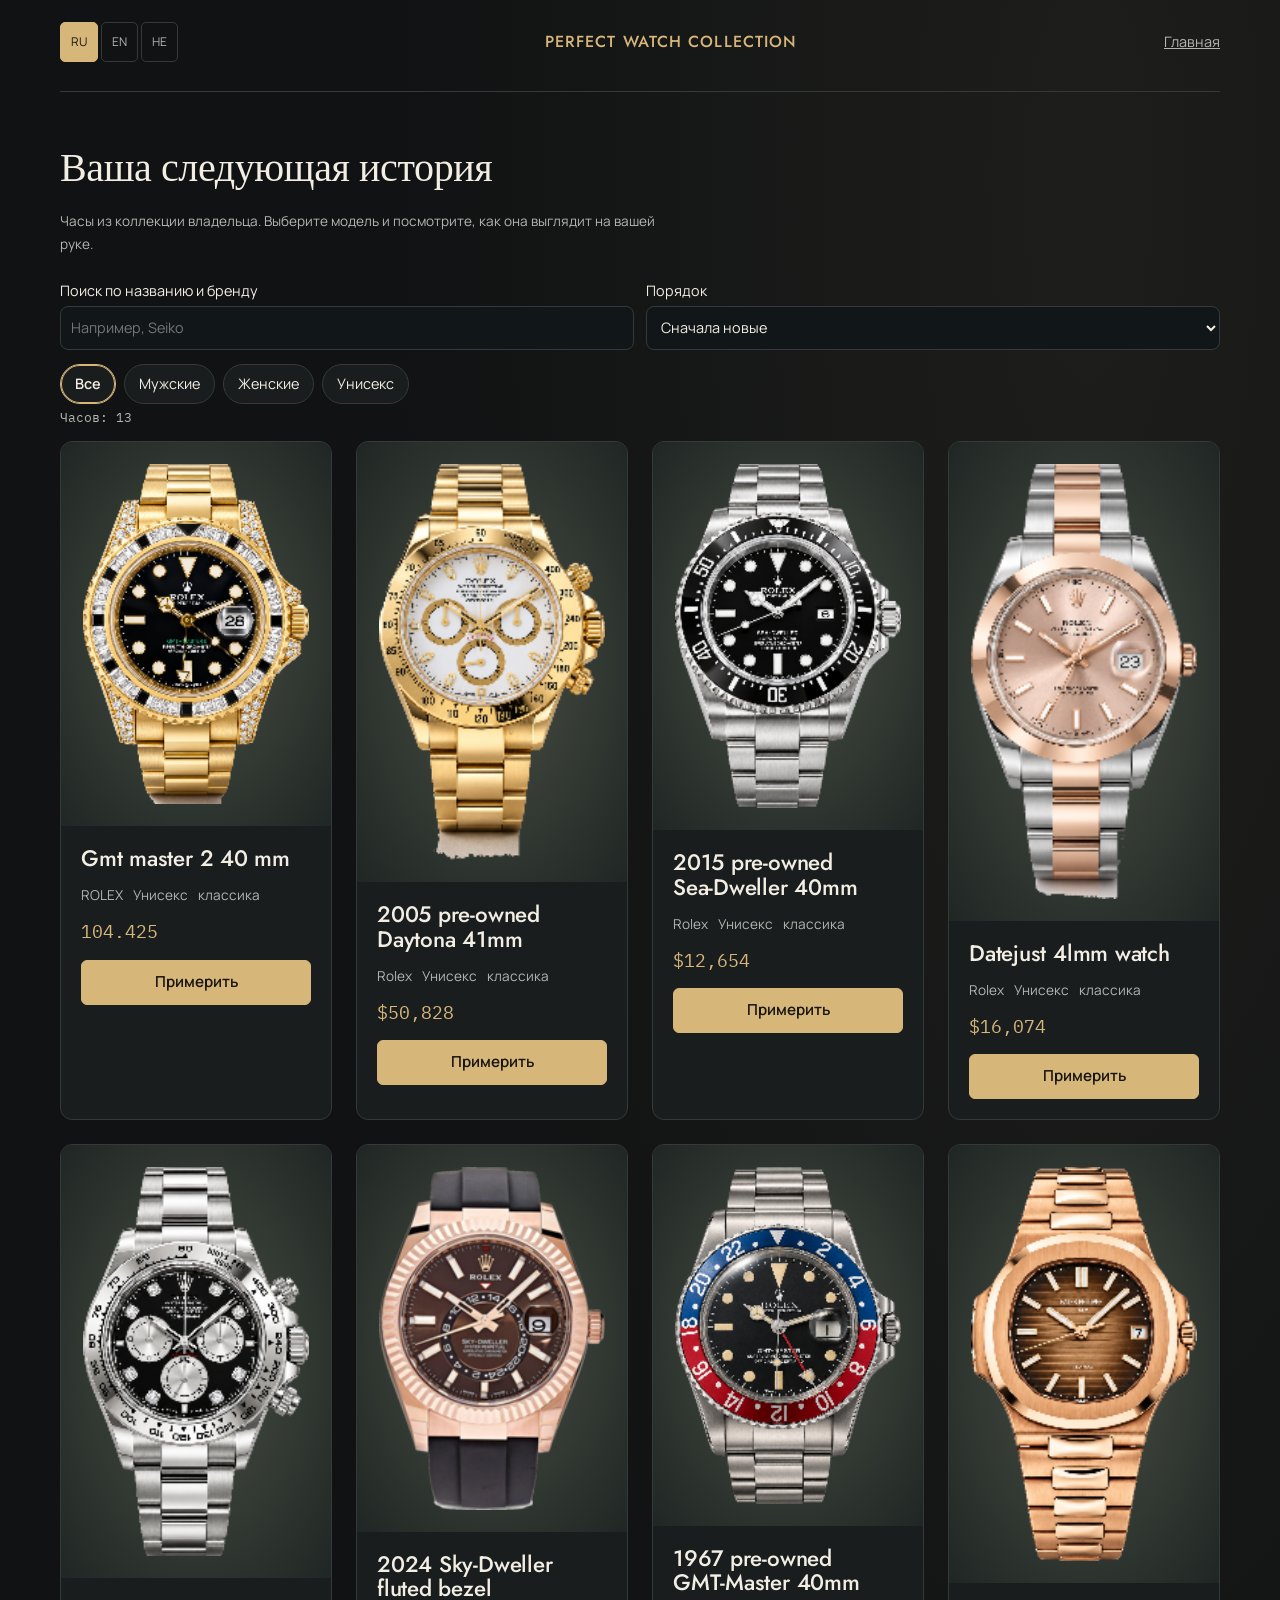
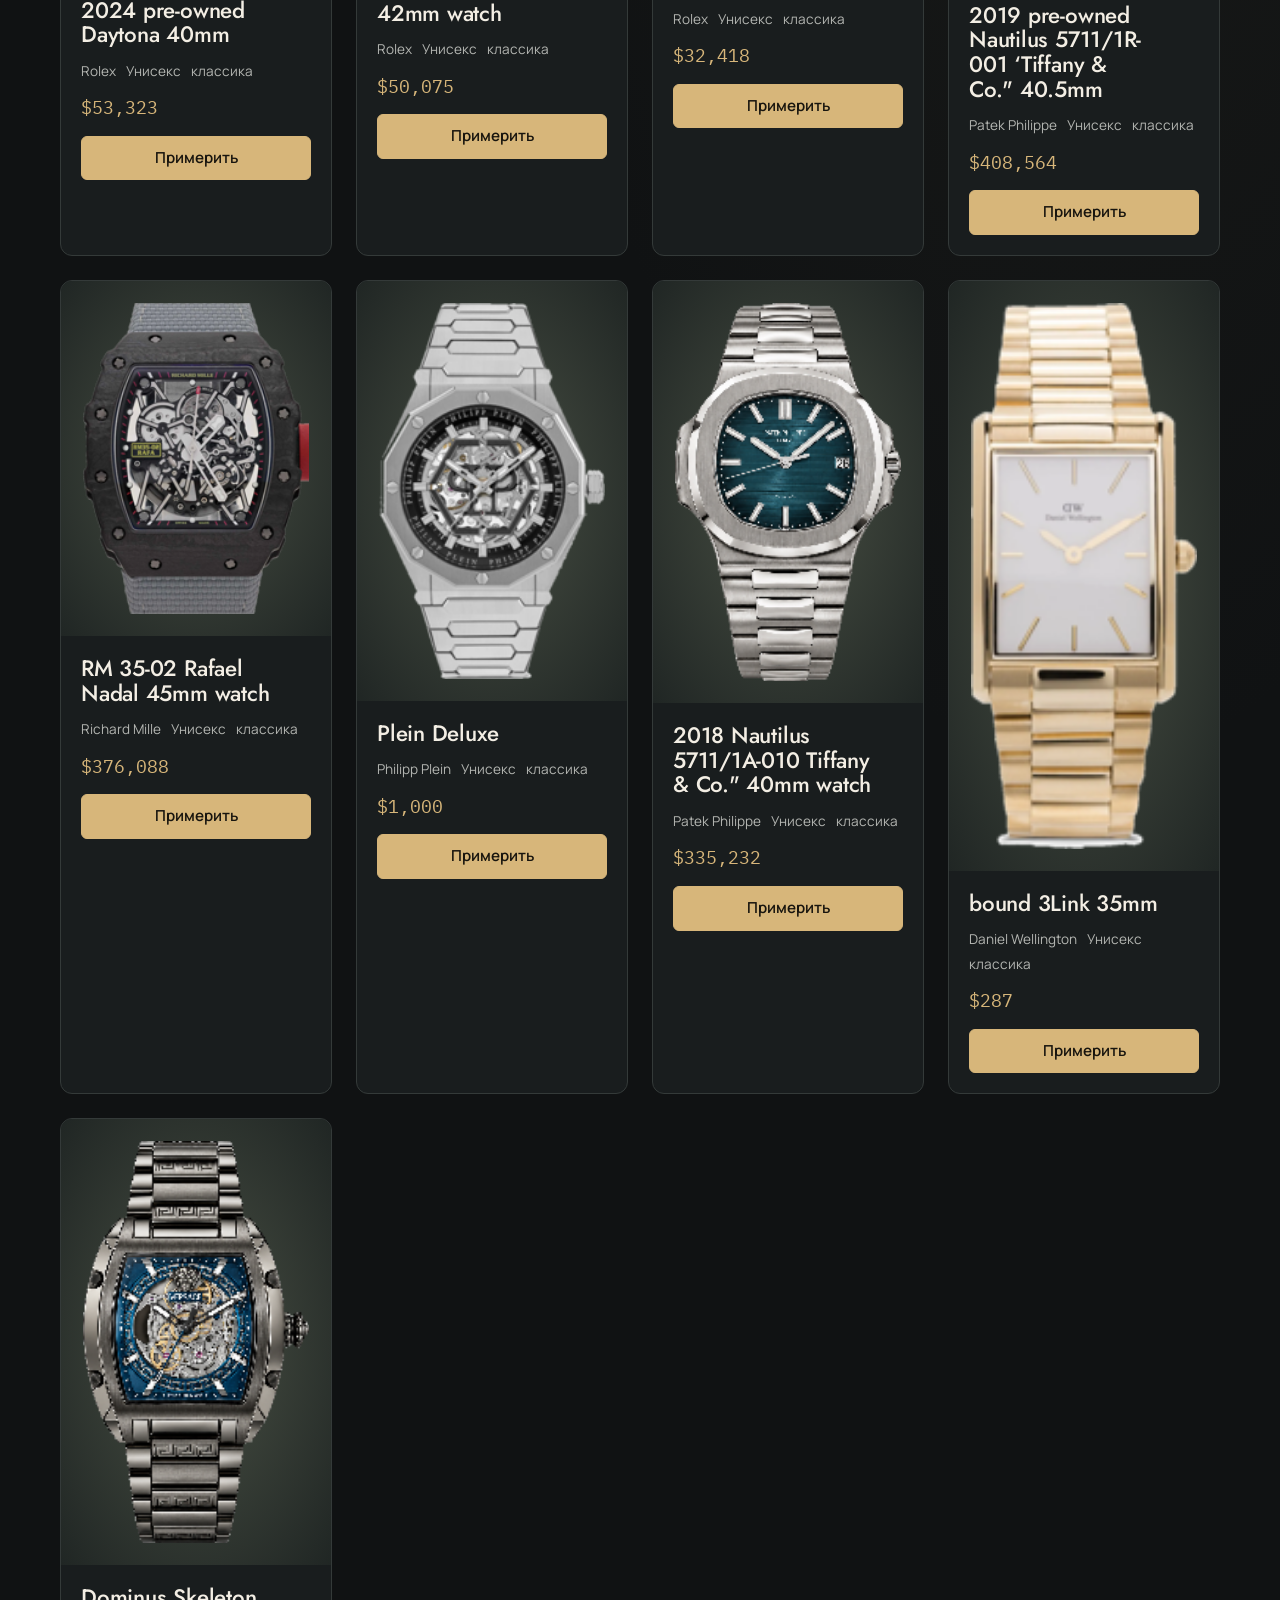
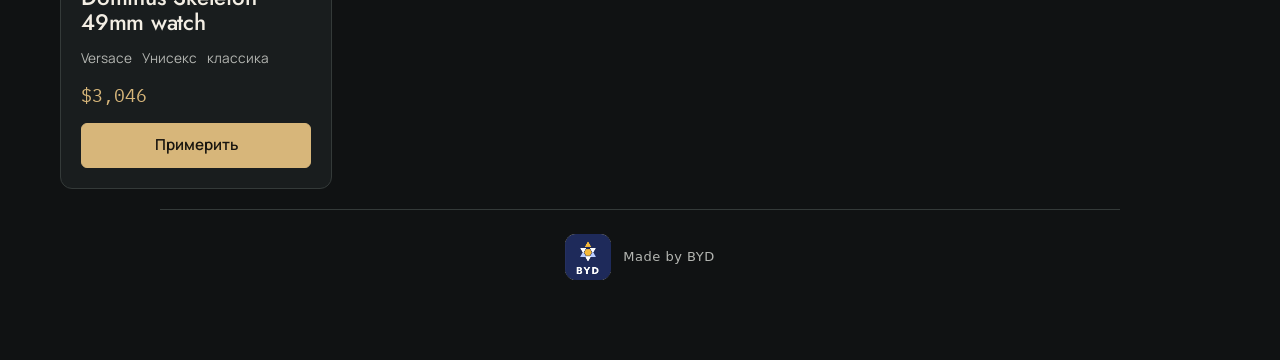
<file: catalog.html>
<!doctype html>
<html lang="ru">
<head>
<meta charset="utf-8">
<meta name="viewport" content="width=device-width,initial-scale=1">
<title>Perfect Watch Collection — каталог и примерка</title><link rel="icon" href="data:image/svg+xml,%3Csvg xmlns=%27http://www.w3.org/2000/svg%27 viewBox=%270 0 64 64%27%3E%3Crect x=%2222%22 y=%222%22 width=%2220%22 height=%2260%22 rx=%224%22 fill=%22%2356696F%22/%3E%3Ccircle cx=%2232%22 cy=%2232%22 r=%2218%22 fill=%22%23E0AE5E%22/%3E%3Ccircle cx=%2232%22 cy=%2232%22 r=%2213%22 fill=%22%2310262E%22/%3E%3Cpath d=%22M32 24v8l6 4%22 stroke=%22%23E0AE5E%22 stroke-width=%223%22 fill=%22none%22 stroke-linecap=%22round%22/%3E%3C/svg%3E"><meta name="description" content="Каталог часов с примеркой на вашей руке. Выбирайте стиль, сравнивайте модели и добавляйте часы в коллекцию.">
<link rel="preconnect" href="https://fonts.googleapis.com">
<link rel="preconnect" href="https://fonts.gstatic.com" crossorigin>
<link rel="stylesheet" href="https://fonts.googleapis.com/css2?family=Jost:wght@400;500;600&family=Manrope:wght@400;500;600;700&family=IBM+Plex+Mono:wght@400;500&display=swap">
<style>
/* Layout: toolbar, responsive card grid, editor and try-on as separate screens. */
:root{
  --bg:#E8ECEE; --surface:#F5F7F8; --ink:#10262E; --muted:#56696F; --line:#C6CFD3;
  --accent:#8F5F14; --accent-ink:#FFFFFF; --focus:#1E6F8C; --track:#D3DADD;
  --f-display:'Jost','Futura','Century Gothic',system-ui,sans-serif;
  --f-body:'Manrope',system-ui,-apple-system,'Segoe UI',Roboto,sans-serif;
  --f-mono:'IBM Plex Mono',ui-monospace,Menlo,Consolas,monospace;
}
@media (prefers-color-scheme: dark){
  :root:not([data-theme="light"]){
    --bg:#0B171C; --surface:#12232A; --ink:#E7EEF0; --muted:#8CA1A9; --line:#25393F;
    --accent:#E0AE5E; --accent-ink:#1A1204; --focus:#6FC3DE; --track:#223840; color-scheme:dark;
  }
}
:root[data-theme="dark"]{
  --bg:#0B171C; --surface:#12232A; --ink:#E7EEF0; --muted:#8CA1A9; --line:#25393F;
  --accent:#E0AE5E; --accent-ink:#1A1204; --focus:#6FC3DE; --track:#223840; color-scheme:dark;
}
*{box-sizing:border-box}
html,body{min-height:100%}
body{background:var(--bg);color:var(--ink);font-family:var(--f-body);font-size:16px;line-height:1.5;padding-inline:16px;padding-block:8px 48px;-webkit-text-size-adjust:100%}
h1,h2,h3{font-family:var(--f-display);font-weight:500;margin:0;text-wrap:balance;letter-spacing:-.01em}
p{margin:0}
button{font:inherit;color:inherit}
.wrap{max-width:960px;margin-inline:auto}
.narrow{max-width:620px}
.mono{font-family:var(--f-mono);font-size:.78rem;letter-spacing:.02em;color:var(--muted);font-variant-numeric:tabular-nums}
.topbar{display:flex;align-items:center;justify-content:space-between;gap:12px;padding-block:10px 18px}
.brand{font-family:var(--f-display);font-weight:500;font-size:.82rem;letter-spacing:.2em;text-transform:uppercase}
.link{background:none;border:0;padding:8px 0;color:var(--muted);cursor:pointer;text-decoration:underline;text-underline-offset:3px;font-size:.9rem}
.link:hover{color:var(--ink)}
:focus-visible{outline:2px solid var(--focus);outline-offset:2px}

.btn{display:inline-flex;align-items:center;justify-content:center;gap:8px;min-height:48px;padding:10px 20px;border:1px solid var(--line);border-radius:8px;background:var(--surface);color:var(--ink);cursor:pointer;font-weight:600;font-size:.95rem}
.btn:hover{border-color:var(--muted)}
.btn-primary{background:var(--accent);border-color:var(--accent);color:var(--accent-ink)}
.btn-primary:hover{filter:brightness(1.06);border-color:var(--accent)}

/* Intro */
.hero h1{font-size:clamp(2.1rem,8vw,3.6rem);line-height:1.04;margin-bottom:16px}
.hero p.lead{font-size:1.06rem;color:var(--muted);max-width:46ch;margin-bottom:24px}
.trio{display:grid;grid-template-columns:repeat(3,1fr);gap:8px;margin-block:8px 28px;max-width:560px}
.trio figure{margin:0;display:flex;flex-direction:column;gap:4px;min-width:0}
.trio svg{width:100%;height:auto;display:block}
.trio figcaption{display:flex;justify-content:space-between;gap:6px;border-top:1px solid var(--line);padding-top:6px}
.cta-row{display:flex;flex-wrap:wrap;align-items:center;gap:12px}
.cta-row .btn{flex:1 1 180px;max-width:260px}
.cta-note{margin-top:14px;max-width:46ch}
.picker-empty{font-size:.9rem;color:var(--muted);padding:10px 2px}

/* Quiz */
.ticks{display:flex;gap:4px;align-items:flex-end;height:22px;margin-bottom:10px}
.ticks i{flex:1;height:10px;background:var(--track);border-radius:1px;transition:height .2s,background .2s}
.ticks i.done{background:var(--accent)}
.ticks i.now{height:22px;background:var(--accent)}
.qhead{display:flex;justify-content:space-between;align-items:baseline;margin-bottom:18px}
.q-title{font-size:clamp(1.55rem,5.5vw,2.1rem);line-height:1.12;margin-bottom:20px}
.opts{display:flex;flex-direction:column;gap:10px}
.opt{display:flex;flex-direction:column;align-items:flex-start;gap:2px;width:100%;text-align:left;padding:14px 16px;min-height:58px;background:var(--surface);border:1px solid var(--line);border-radius:8px;cursor:pointer;transition:border-color .15s,box-shadow .15s}
.opt:hover{border-color:var(--muted)}
.opt .l{font-weight:600}
.opt .s{font-size:.85rem;color:var(--muted)}
.opt.sel{border-color:var(--accent);box-shadow:inset 0 0 0 1px var(--accent)}
.qfoot{margin-top:14px;min-height:40px}
.fade{animation:fade .25s ease both}
@keyframes fade{from{opacity:0;transform:translateY(6px)}to{opacity:1;transform:none}}

/* Results */
.res-head{margin-bottom:18px}
.res-head h2{font-size:clamp(1.8rem,6vw,2.6rem);line-height:1.08;margin-bottom:6px}
.top{display:grid;grid-template-columns:1fr;gap:18px;background:var(--surface);border:1px solid var(--line);border-radius:10px;padding:16px}
.top .pic{max-width:260px;width:100%;margin-inline:auto;min-width:0}
.top .pic svg,.mini .pic svg{width:100%;height:auto;display:block}
.top .info{min-width:0;display:flex;flex-direction:column;gap:12px}
.rank{display:flex;align-items:baseline;gap:10px}
.pct{font-family:var(--f-mono);font-size:2.2rem;font-weight:500;color:var(--accent);line-height:1;font-variant-numeric:tabular-nums}
.name{font-family:var(--f-display);font-size:1.7rem;font-weight:500;line-height:1.1}
.blurb{color:var(--muted)}
.chips{display:flex;flex-wrap:wrap;gap:6px}
.chip{font-size:.8rem;padding:4px 10px;border:1px solid var(--line);border-radius:999px;background:var(--bg)}
.specs{display:grid;grid-template-columns:auto 1fr;gap:4px 14px;margin:0;font-size:.9rem}
.specs dt{color:var(--muted)}
.specs dd{margin:0;font-weight:600;min-width:0}
.sub{font-family:var(--f-display);font-weight:500;font-size:1.2rem;margin-block:28px 12px}
.minis{display:grid;grid-template-columns:1fr;gap:12px}
.mini{display:grid;grid-template-columns:96px 1fr;gap:14px;align-items:center;background:var(--surface);border:1px solid var(--line);border-radius:10px;padding:12px}
.mini .pic{min-width:0}
.mini .body{min-width:0;display:flex;flex-direction:column;gap:6px;align-items:flex-start}
.mini .name{font-size:1.2rem}
.duo{display:grid;grid-template-columns:1fr;gap:4px 28px}
.scale{padding-top:6px}
.track{position:relative;height:10px;border-radius:5px;background:linear-gradient(90deg,var(--track),var(--line));margin-block:10px 8px}
.track .band{position:absolute;top:-4px;bottom:-4px;border-radius:7px;background:color-mix(in srgb,var(--accent) 28%,transparent);border:1px solid var(--accent)}
.track .dot{position:absolute;top:50%;width:18px;height:18px;margin:-9px 0 0 -9px;border-radius:50%;background:var(--ink);border:3px solid var(--bg)}
.ends{display:flex;justify-content:space-between;gap:8px;margin-bottom:8px}
.cal{list-style:none;margin:0;padding:0;display:flex;flex-direction:column;gap:6px}
.cal li{display:flex;justify-content:space-between;align-items:center;gap:10px;padding:9px 12px;border:1px solid var(--line);border-radius:8px;background:var(--surface);border-left-width:4px}
.cal li.ok{border-left-color:#2f8a57}
.cal li.mid{border-left-color:#c18a1e}
.cal li.no{border-left-color:#b5483d}
.fit{font-size:.9rem;min-height:1.4em}
.ctl.wr{grid-template-columns:150px 1fr}
.ctl.wr input[type=text],.ctl.wr input{min-height:40px;padding:6px 10px;border:1px solid var(--line);border-radius:8px;background:var(--surface);color:var(--ink);font:inherit;width:100%;min-width:0}
@media (min-width:720px){.duo{grid-template-columns:1fr 1fr}}
.tech{margin-top:2px;border-top:1px solid var(--line);padding-top:8px}
.tech summary{cursor:pointer;font-weight:600;font-size:.9rem;padding-block:4px}
.tech .specs{margin-block:8px}
.src{font-size:.82rem;color:var(--muted);overflow-wrap:anywhere}
.note{font-size:.8rem;color:var(--muted);margin-top:18px;max-width:70ch}
.cut-title{font-size:1.6rem;margin-block:4px 6px}
.cut-grid{display:grid;grid-template-columns:1fr;gap:16px;margin-block:14px}
.cut-grid canvas{width:100%;height:auto;max-width:520px;display:block;border:1px solid var(--line);border-radius:10px;touch-action:none;background:var(--surface)}
.cut-grid canvas#cp{background-color:#e9ecee;background-image:linear-gradient(45deg,#cfd5d8 25%,transparent 25%,transparent 75%,#cfd5d8 75%),linear-gradient(45deg,#cfd5d8 25%,transparent 25%,transparent 75%,#cfd5d8 75%);background-size:20px 20px;background-position:0 0,10px 10px}
.cut-ctl{display:flex;flex-direction:column;gap:12px;max-width:520px}
.chk-row{display:flex;align-items:center;gap:10px;font-size:.9rem}
.pick img{width:100%;height:56px;object-fit:contain;display:block}
@media (min-width:720px){.cut-grid{grid-template-columns:1fr 1fr}}
.cat-head{display:flex;flex-wrap:wrap;align-items:center;justify-content:space-between;gap:12px;margin-block:4px 6px}
.cat-grid{display:grid;grid-template-columns:repeat(auto-fill,minmax(210px,1fr));gap:14px;margin-top:14px}
.cat-card{display:flex;flex-direction:column;min-width:0;background:var(--surface);border:1px solid var(--line);border-radius:10px;overflow:hidden}
.cat-pic{aspect-ratio:1/1;background:var(--track);line-height:0}
.cat-pic img{width:100%;height:100%;object-fit:cover;display:block}
.cat-info{display:flex;flex-direction:column;gap:10px;padding:12px;min-width:0}
.cat-info .name{font-size:1.15rem;overflow-wrap:anywhere}
.cat-info .btn{flex:1 1 90px;min-height:44px;padding-inline:12px}
.empty{grid-column:1/-1;color:var(--muted);max-width:52ch;padding-block:8px}
.again{margin-top:22px}
.multi-hint{margin:-10px 0 14px}
.next-row{margin-top:16px}
.btn:disabled{opacity:.45;cursor:default}
.specs dd{font-weight:500}

/* Try-on */
.back{margin-bottom:6px}
.try-grid{display:grid;grid-template-columns:1fr;gap:18px}
.stage{position:relative;width:100%;max-width:480px;margin-inline:auto;border-radius:10px;overflow:hidden;border:1px solid var(--line);background:#cfd6d9;line-height:0}
.stage canvas{width:100%;height:auto;aspect-ratio:3/4;display:block;touch-action:pan-y;cursor:grab}.stage canvas.touch-edit{touch-action:none}
.stage canvas:active{cursor:grabbing}
.badge{position:absolute;left:10px;top:10px;line-height:1.2;background:rgba(16,38,46,.78);color:#fff;font-family:var(--f-mono);font-size:.72rem;padding:5px 9px;border-radius:4px;letter-spacing:.04em}
.panel{min-width:0;display:flex;flex-direction:column;gap:14px}
.panel h2{font-size:1.7rem;line-height:1.1}
.picker{display:flex;gap:8px;overflow-x:auto;padding-bottom:6px;margin-inline:-2px;padding-inline:2px;scroll-snap-type:x proximity}
.pick{flex:0 0 76px;scroll-snap-align:start;background:var(--surface);border:1px solid var(--line);border-radius:8px;padding:6px 4px 6px;cursor:pointer;display:flex;flex-direction:column;align-items:center;gap:2px}
.pick svg{width:100%;height:auto;display:block}
.pick span{font-size:.68rem;line-height:1.15;text-align:center;color:var(--muted);max-width:100%;overflow-wrap:anywhere}
.pick[aria-selected="true"]{border-color:var(--accent);box-shadow:inset 0 0 0 1px var(--accent)}
.pick[aria-selected="true"] span{color:var(--ink);font-weight:600}
.photo-actions,.row{display:flex;flex-wrap:wrap;gap:10px}
.photo-actions .btn{flex:1 1 150px}
.ctl{display:grid;grid-template-columns:84px 1fr 52px;align-items:center;gap:10px;font-size:.9rem}
.ctl output{font-family:var(--f-mono);font-size:.78rem;color:var(--muted);text-align:right}
.ctl input[type=range]{width:100%;accent-color:var(--accent);min-width:0}
.hint{font-size:.85rem;color:var(--muted)}
.toast{position:fixed;left:16px;right:16px;bottom:calc(16px + env(safe-area-inset-bottom,0px));max-width:420px;margin-inline:auto;background:var(--ink);color:var(--bg);padding:10px 14px;border-radius:8px;font-size:.9rem;opacity:0;pointer-events:none;transform:translateY(8px);transition:opacity .2s,transform .2s}
.toast.on{opacity:1;transform:none}

@media (min-width:720px){
  .top{grid-template-columns:240px 1fr;padding:22px;gap:28px}
  .minis{grid-template-columns:1fr 1fr}
  .try-grid{grid-template-columns:minmax(0,440px) minmax(0,1fr);gap:32px;align-items:start}
  .stage{margin-inline:0}
}
@media (prefers-reduced-motion:reduce){
  .fade{animation:none}
  .ticks i,.opt,.toast{transition:none}
}

.fchips{display:flex;flex-wrap:wrap;gap:8px;margin-block:14px 4px}
.fchip{min-height:40px;padding:6px 14px;border:1px solid var(--line);border-radius:999px;background:var(--surface);cursor:pointer;font-size:.9rem}
.fchip[aria-pressed="true"]{border-color:var(--accent);box-shadow:inset 0 0 0 1px var(--accent);font-weight:600}
.form-grid{display:grid;grid-template-columns:1fr;gap:12px;max-width:520px}
.fld{display:flex;flex-direction:column;gap:4px;min-width:0;font-size:.9rem}
.fld input,.fld select{min-height:44px;padding:8px 10px;border:1px solid var(--line);border-radius:8px;background:var(--surface);color:var(--ink);font:inherit;width:100%;min-width:0}
.fld-row{display:grid;grid-template-columns:1fr 1fr;gap:12px}
.cat-meta{font-size:.85rem;color:var(--muted);display:flex;flex-wrap:wrap;gap:4px 10px}
.price{font-family:var(--f-mono);font-size:.9rem}
.cat-link{font-size:.85rem;color:var(--muted)}
.toplink{font-size:.9rem;color:var(--muted)}
.cat-count{font-family:var(--f-mono);font-size:.8rem;color:var(--muted)}
[hidden]{display:none !important}

:root,:root:not([data-theme="light"]),:root[data-theme="dark"]{--bg:#101213;--surface:#191d1e;--ink:#f3eee4;--muted:#b4b6b2;--line:#343a39;--accent:#d7b67a;--accent-ink:#17140e;--focus:#e6c994;--track:#272e2d;color-scheme:dark}
body{margin:0;background:radial-gradient(ellipse at 85% 5%,#34332960,transparent 46%),var(--bg);padding:0 24px 56px;overflow-wrap:break-word}
.wrap{max-width:1160px}.topbar{min-height:92px;border-bottom:1px solid var(--line);margin-bottom:42px;flex-wrap:wrap}.brand{font-size:1.1rem;letter-spacing:.25em;color:var(--accent)}
a{color:var(--accent)}.link,.toplink{color:var(--muted)}.btn{border-radius:6px;min-height:50px;transition:background .2s,transform .2s}.btn:hover{transform:translateY(-1px)}.btn-primary{background:var(--accent);color:var(--accent-ink)}
.site-nav{display:flex;gap:8px;flex-wrap:wrap}.site-nav a{text-decoration:none;padding:10px 14px;border-radius:6px;font-size:.88rem;min-height:44px;display:flex;align-items:center}.site-nav a[aria-current="page"]{background:var(--accent);color:var(--accent-ink)}
.hero.narrow{max-width:none;display:grid;grid-template-columns:1.1fr 1fr;gap:24px 56px;align-items:center;padding:24px 0 48px}.hero-copy{max-width:650px}.eyebrow{font-family:var(--f-mono);font-size:.75rem;letter-spacing:.15em;color:var(--accent);margin-bottom:24px}.hero h1{font-family:Georgia,'Times New Roman',serif;font-size:clamp(2.8rem,5.7vw,5.2rem);font-weight:400;line-height:1.04;letter-spacing:-.04em;margin-bottom:24px}.hero p.lead{font-size:1.02rem;line-height:1.8;max-width:48ch}.hero-art{position:relative;background:radial-gradient(ellipse,#5a59443b,transparent 70%),linear-gradient(145deg,#252a27,#151918);border:1px solid #4b4b3b;border-radius:180px 180px 12px 12px;padding:42px 20px 26px;min-width:0}.hero-art:before{content:'Perfect Watch Collection';display:block;text-align:center;font-size:.65rem;letter-spacing:.28em;color:var(--accent);margin:10px 0 16px}.trio{max-width:none;margin:0;gap:10px;align-items:center}.trio figure:nth-child(2){transform:translateY(-12px)}.trio figcaption{justify-content:center;font-size:.66rem;white-space:nowrap}.hero-art .art-note{text-align:center;font-size:.72rem;color:var(--muted);margin-top:22px;line-height:1.6}.feature-strip{display:grid;grid-template-columns:repeat(3,1fr);border-block:1px solid var(--line);padding:24px 0;gap:30px;margin-bottom:38px}.feature-strip strong{display:block;font-size:.95rem;margin-bottom:6px}.feature-strip p{font-size:.82rem;color:var(--muted);line-height:1.7}.feature-strip span{font-family:var(--f-mono);color:var(--accent);font-size:.68rem;display:block;margin-bottom:12px}.site-foot{border-top:1px solid var(--line);padding-top:20px;margin-top:44px;display:flex;justify-content:space-between;gap:20px;color:var(--muted);font-size:.75rem}.narrow{max-width:680px;margin-inline:auto}.q-title{font-size:2rem}.opt{padding:17px 20px}.top,.mini{border-radius:14px}.cat-grid{grid-template-columns:repeat(auto-fill,minmax(245px,1fr));gap:24px}.cat-card{border-radius:12px}.cat-pic{background:radial-gradient(ellipse,#495044,#202624);padding:22px}.cat-pic img{object-fit:contain;border-radius:4px}.cat-info{padding:20px;gap:14px}.cat-info .name{font-size:1.4rem}.price{color:var(--accent);font-size:1.1rem}.cut-title{font-family:Georgia,serif;font-size:2.5rem;font-weight:400}.fld input,.fld select{background:#111718}.hint{line-height:1.7}.catalog-intro{max-width:620px;margin-bottom:24px}.catalog-tools{display:flex;gap:12px;flex-wrap:wrap;margin:24px 0 10px}.catalog-tools .fld{flex:1 1 220px}.catalog-tools select{max-width:100%}#catalogFrame{width:100%;border:0;display:block;min-height:680px;background:transparent}body[data-embed="true"]{overflow-x:hidden;padding:0 0 24px;background:var(--bg)}body[data-embed="true"] .topbar{display:none}body[data-embed="true"] .wrap{max-width:none}body[data-embed="true"] .site-foot{display:none}
@media(max-width:720px){body{padding-inline:18px}.topbar{min-height:86px;margin-bottom:28px;gap:14px;padding-block:18px}.brand{font-size:.9rem}.site-nav{gap:3px;width:100%;justify-content:space-between}.site-nav a{font-size:.78rem;padding:9px 10px}.hero.narrow{grid-template-columns:1fr;gap:30px;padding-top:0}.hero h1{font-size:3.25rem}.hero-art{max-width:440px;width:100%;margin-inline:auto;padding-top:28px}.hero p.lead{font-size:.94rem}.feature-strip{gap:16px;padding-block:20px}.feature-strip strong{font-size:.8rem}.feature-strip p{font-size:.74rem}.cat-grid{grid-template-columns:repeat(2,minmax(0,1fr));gap:12px}.cat-info{padding:12px;gap:10px}.cat-info .name{font-size:1.08rem}.cat-pic{padding:10px}.cat-info .row{gap:6px}.cat-info .btn{font-size:.85rem;padding-inline:8px}.ctl{grid-template-columns:76px 1fr 42px;gap:7px}.site-foot{flex-direction:column;gap:8px}.hero .cta-row .btn{max-width:none} }
@media(max-width:360px){.cat-grid{grid-template-columns:1fr}.hero h1{font-size:2.7rem}.feature-strip{grid-template-columns:1fr}}
@media(prefers-reduced-motion:reduce){.btn{transition:none}.btn:hover{transform:none}}

.language-picker{display:inline-flex;gap:3px;align-items:center;direction:ltr}.language-picker button{background:transparent;border:1px solid var(--line);border-radius:5px;color:var(--muted);font:inherit;font-size:.75rem;min-height:40px;padding:7px 10px;cursor:pointer}.language-picker button[aria-pressed="true"]{background:var(--accent);color:var(--accent-ink);border-color:var(--accent)}[dir="rtl"] .opt{text-align:right;align-items:flex-start}[dir="rtl"] .cal li{border-left-width:1px;border-right-width:4px}[dir="rtl"] .ctl output{text-align:left}[dir="rtl"] .hero h1{font-family:var(--f-display);letter-spacing:-.015em}[dir="rtl"] .track{direction:ltr}[dir="rtl"] .brand{direction:ltr}[dir="rtl"] .badge{left:auto;right:10px}.cat-pic img{object-fit:contain}.form-note{padding:14px;border:1px solid var(--line);border-radius:8px;margin-bottom:20px;color:var(--muted);font-size:.85rem}body[data-embed="true"] .language-picker{display:none}
.photo-fit{border:1px solid var(--line);border-radius:10px;padding:14px}
/* iOS Safari: keep numeric calibration input full-width and >=16px to avoid focus zoom/scroll displacement. */
.photo-fit .ctl:has(#wristWidthMm){display:flex;flex-direction:column;align-items:stretch;gap:6px}.photo-fit #wristWidthMm{display:block;width:100%;max-width:100%;min-width:0;min-height:46px;padding:10px 12px;font-size:16px;line-height:24px;border:1px solid var(--line);border-radius:8px;background:var(--surface);color:var(--ink)}.photo-fit summary{cursor:pointer;font-weight:600}.photo-fit .ctl{margin-block:12px}.photo-fit .hint{margin-block:10px}

#scannerGuide{position:absolute;inset:0;pointer-events:none;display:flex;flex-direction:column;align-items:center;justify-content:center;gap:10px;color:#b7ffda;font-size:12px;font-weight:700;text-shadow:0 1px 5px #123;background:rgba(0,20,13,.13)}
#scannerGuide[hidden]{display:none} .scannerOutline{height:75%;width:66%;position:relative;transform:rotate(-14deg);border:3px dashed #43ec8d;border-radius:44% 44% 25% 25%;box-shadow:0 0 25px #26d66c70,inset 0 0 23px #26d66c20}.scannerPalm{position:absolute;left:15%;top:7%;width:70%;height:52%;border:2px solid #5bffae99;border-radius:50%}.scannerWrist{position:absolute;left:25%;bottom:0;width:50%;height:42%;border:3px solid #50ffa1;border-radius:28% 28% 12% 12%;background:#30dc6b16}
 /* Shared fitting workspace: preserve the canvas aspect ratio for accurate gestures. */
.try-grid{grid-template-columns:1fr;gap:24px}.stage{max-width:760px;border-radius:16px}.stage canvas{width:100%;height:auto;max-height:none;aspect-ratio:3/4}
@media(min-width:900px){.try-grid{grid-template-columns:minmax(0,1.65fr) minmax(300px,1fr);align-items:start}.stage{position:sticky;top:12px}}
@media(max-width:719px){.stage{width:min(100%, calc(66dvh * .75));margin-inline:auto;max-width:none}.stage canvas{display:block;width:100%;height:auto;aspect-ratio:3/4}.ctl{grid-template-columns:100px 1fr 44px}.panel{gap:18px}}
.watch-switch{display:grid;grid-template-columns:auto minmax(0,1fr) auto;gap:8px;align-items:end}.watch-switch .btn{font-size:.8rem;padding-inline:8px;min-height:44px}.watch-switch .fld{font-size:.8rem}.watch-switch select{min-height:44px;max-width:100%}.topbar .brand{font-size:clamp(.78rem,2.5vw,1rem);letter-spacing:.07em;white-space:normal;line-height:1.25;min-width:0;max-width:100%}
</style>
<script src="watch-fit.js?v=20261016-manual2"></script>
<script src="wrist.js?v=20261016-fitforearm" defer></script>
<script src="locale.js?v=20261015photo1" defer></script>
<script src="watch-real.js?v=20261016bracelet-final" defer></script><link rel="stylesheet" href="fitting-workspace.css?v=20261014u"><script src="fitting-workspace.js?v=20261014u" defer></script><script src="made-by-byd.js?v=20261014w" defer></script></head>
<body>

<div class="wrap">
  <header class="topbar"><div class="language-picker" role="group" aria-label="Language"><button type="button" data-lang="ru">RU</button><button type="button" data-lang="en">EN</button><button type="button" data-lang="he">HE</button></div>
    <a class="brand" href="./" style="text-decoration:none">Perfect Watch Collection</a>
    <a class="toplink" href="./">Главная</a>
  </header>

  <main>
    <section id="v-cat">
      <div class="cat-head">
        <h1 class="cut-title">Ваша следующая история</h1>
        <button class="btn btn-primary" id="btnCatAdd" type="button" hidden>Добавить часы</button>
      </div>
      <p class="hint catalog-intro">Часы из коллекции владельца. Выберите модель и посмотрите, как она выглядит на вашей руке.</p><div class="catalog-tools"><div class="fld"><label for="catSearch">Поиск по названию и бренду</label><input id="catSearch" type="search" placeholder="Например, Seiko"></div><div class="fld"><label for="catSort">Порядок</label><select id="catSort"><option value="new">Сначала новые</option><option value="name">По названию</option><option value="brand">По бренду</option></select></div></div><p class="hint" id="catStatus" role="status">Загружаю каталог…</p>
      <div class="fchips" id="fchips" role="group" aria-label="Фильтр по аудитории">
        <button class="fchip" type="button" data-f="all" aria-pressed="true">Все</button>
        <button class="fchip" type="button" data-f="m" aria-pressed="false">Мужские</button>
        <button class="fchip" type="button" data-f="f" aria-pressed="false">Женские</button>
        <button class="fchip" type="button" data-f="u" aria-pressed="false">Унисекс</button>
      </div>
      <p class="cat-count" id="catCount"></p>
      <div class="cat-grid" id="catBody"></div>
      <input id="fileCut" type="file" accept="image/*" hidden>
    </section>

    <section id="v-edit" hidden>
      <button class="link back" id="btnCutBack" type="button">← К каталогу</button>
      <h2 class="cut-title">Новые часы</h2>
      <p class="hint">Белый фон удаляется автоматически. Проверьте результат перед сохранением. На сложном фоне можно уточнить рамку и допуск.</p>
      <div class="cut-grid">
        <div><p class="mono">1. ОБВЕДИТЕ ЧАСЫ</p><canvas id="cc" width="300" height="300" aria-label="Фото часов с рамкой"></canvas></div>
        <div><p class="mono">2. РЕЗУЛЬТАТ</p><canvas id="cp" class="chk" width="800" height="800" aria-label="Вырезанные часы"></canvas></div>
      </div>
      <div class="cut-ctl">
        <div class="ctl"><label for="rngTol">Допуск фона</label><input id="rngTol" type="range" min="10" max="140" value="45"><output id="outTol">45</output></div>
        <label class="chk-row"><input id="chkRound" type="checkbox"> Оставить только круг (если фон пёстрый)</label>
        <p class="fit" id="cutNote"></p>
        <div class="form-grid">
          <div class="fld"><label for="inName">Название</label><input id="inName" type="text" maxlength="60" placeholder="Например, Seiko 5 Sports"></div>
          <div class="fld-row">
            <div class="fld"><label for="inBrand">Бренд</label><input id="inBrand" type="text" maxlength="40"></div>
            <div class="fld"><label for="inPrice">Цена</label><input id="inPrice" type="text" maxlength="30" placeholder="например, 295 $"></div>
          </div>
          <div class="fld-row">
            <div class="fld"><label for="selGender">Для кого</label><select id="selGender"><option value="u">Унисекс</option><option value="m">Мужские</option><option value="f">Женские</option></select></div>
            <div class="fld"><label for="selStyle">Стиль</label><select id="selStyle"><option value="dress">Классика</option><option value="casual">Повседневные</option><option value="sport">Спорт</option><option value="minimal">Минимализм</option><option value="vintage">Ретро</option><option value="smart">Умные часы</option></select></div>
          </div>
          <div class="fld"><label for="inLink">Ссылка на страницу товара</label><input id="inLink" type="url" inputmode="url" maxlength="300" placeholder="https://"></div>
        </div>
        <div class="row">
          <button class="btn" id="btnCutAll" type="button">Весь кадр</button>
          <button class="btn btn-primary" id="btnCutSave" type="button" disabled>Сохранить в каталог</button>
        </div>
      </div>
    </section>

<section id="v-try" hidden>
      <button class="link back" id="btnToCat" type="button">← К каталогу</button>
      <div class="try-grid">
        <div class="stage">
          <canvas id="cv" width="1800" height="2400" aria-label="Примерка часов на руке"></canvas>
          <video id="vid" playsinline muted style="display:none"></video>
          <div id="scannerGuide" hidden aria-hidden="true"><div class="scannerOutline"><div class="scannerPalm"></div><div class="scannerWrist"></div></div><span>Расположите кисть внутри контура · держите телефон сверху</span></div><span class="badge" id="demoBadge">ДЕМО-РУКА</span>
        </div>
        <div class="panel">
          <div>
            <h2 id="tryName" data-no-translate></h2>
            <p class="mono" id="tryMeta" data-no-translate></p>
          </div>
          <div class="watch-switch"><button class="btn" id="previousWatch" type="button">Предыдущие</button><label class="fld">Выбрать часы<select id="chooseWatch" aria-label="Выбрать часы"></select></label><button class="btn" id="nextWatch" type="button">Следующие</button></div><p class="mono" id="watchPosition" aria-live="polite"></p><div class="picker" id="publicViews" role="group" aria-label="Ракурсы"></div><div class="picker" id="picker" role="listbox" aria-label="Часы из каталога"></div>
          <div class="photo-actions">
            <button class="btn btn-primary" id="btnLive" type="button">Сканер руки · камера</button>
            <button class="btn btn-primary" id="btnShot" type="button" hidden>Снять кадр</button>
            <button class="btn" id="btnFlip" type="button" hidden>Сменить камеру</button>
            <button class="btn" id="btnCam" type="button">Сфотографировать</button>
            <button class="btn" id="btnGal" type="button">Выбрать фото</button>
          </div>
          <input id="fileCam" type="file" accept="image/*" capture="environment" hidden>
          <input id="fileGal" type="file" accept="image/*" hidden>
          <div class="row"><button class="btn btn-primary" id="modeWatch" type="button" aria-pressed="true">Часы</button><button class="btn" id="modeScene" type="button" aria-pressed="false">Рука + часы</button><button class="btn" id="toggleWatch" type="button" aria-pressed="false">Скрыть часы</button></div>
<div class="ctl"><label for="sceneScale">Масштаб фото</label><input id="sceneScale" type="range" min="25" max="400" value="100"><output id="sceneScaleOut">1.0×</output></div>
<div class="ctl"><label for="sceneRot">Поворот фото</label><input id="sceneRot" type="range" min="-180" max="180" value="0"><output id="sceneRotOut">0°</output></div>
<button class="btn" id="resetScene" type="button">Сбросить фото</button>
<p class="hint">Выберите режим: один палец перемещает, два — приближают и поворачивают. В режиме «Рука + часы» часы остаются на запястье.</p>
<div class="row" style="margin:10px 0"><button class="btn btn-primary" id="maxRealism" type="button" aria-pressed="false">Максимальный реализм</button><span id="realismState" class="hint" style="align-self:center">Стандартная примерка</span></div><div class="row"><button class="btn btn-primary" id="autoFit" type="button">Автоматическая посадка</button><button class="btn" id="markWrist" type="button">Указать запястье</button></div><details class="photo-fit"><summary>Дополнительно · калибровка A4</summary><button class="btn" id="markA4" type="button">Калибровать A4</button><p class="hint" id="a4Metrics" role="status">Масштаб A4 ещё не рассчитан.</p><p class="hint" id="a4Status">Для фото с листом A4 нажмите «Калибровать A4» и отметьте его четыре угла по часовой стрелке.</p></details><div class="row" style="margin:8px 0"><button class="btn" id="touchEdit" type="button" aria-pressed="false">Передвинуть часы пальцем: выкл.</button></div><div class="row" style="display:none"></div><details class="photo-fit"><summary>Точный размер запястья (необязательно)</summary><p class="hint">Укажи ширину запястья в миллиметрах, если измерил её. Без этого программа использует оценку по фотографии.</p><div class="ctl"><label for="wristWidthMm">Ширина запястья, мм</label><input id="wristWidthMm" type="number" min="25" max="110" step="1" placeholder="Например, 55" inputmode="numeric"></div><button class="btn" id="applyWristMm" type="button">Применить размер</button></details><p class="hint" id="autoFitStatus" role="status" aria-live="polite">Загрузите фото руки без часов. Посадка подберётся автоматически.</p><details class="photo-fit"><summary>Дополнительная настройка браслета</summary><div class="ctl"><label for="fitBandwidth">Ширина браслета</label><input id="fitBandwidth" type="range" min="55" max="145" value="100"><output id="fitBandwidthOut">100%</output></div><div class="ctl"><label for="fitBandlength">Длина браслета</label><input id="fitBandlength" type="range" min="50" max="150" value="100"><output id="fitBandlengthOut">100%</output></div></details><details class="photo-fit"><summary>Точная настройка</summary>
<p class="hint">Загрузите фото своей руки без часов. Сначала подгоните часы в режиме «Часы», затем выберите «Рука + часы» для совместного поворота и приближения.</p>
<div class="ctl"><label for="fitWidth">Ширина часов</label><input id="fitWidth" type="range" min="55" max="130" value="100"><output id="fitWidthOut">100%</output></div>
<div class="ctl"><label for="fitSlant">Наклон часов</label><input id="fitSlant" type="range" min="-35" max="35" value="0"><output id="fitSlantOut">0°</output></div>
<div class="ctl"><label for="fitCurve">Изгиб браслета</label><input id="fitCurve" type="range" min="0" max="80" value="40"><output id="fitCurveOut">40%</output></div>
<div class="ctl"><label for="fitShadow">Тень на руке</label><input id="fitShadow" type="range" min="0" max="70" value="25"><output id="fitShadowOut">25%</output></div>
<button class="btn" id="fitReset" type="button">Сбросить посадку</button>
<p class="hint">Поворот общей фотографии сохраняет положение часов на руке. Это фотографическая примерка; вид сбоку не создаётся автоматически.</p></details>
<div class="ctl"><label for="rngScale">Размер</label><input id="rngScale" type="range" min="15" max="1200" value="150"><output id="outScale">1.5×</output></div>
          <div class="ctl"><label for="rngRot">Поворот</label><input id="rngRot" type="range" min="-180" max="180" value="0"><output id="outRot">0°</output></div>
          <div class="row">
            <button class="btn" id="btnReset" type="button">Сбросить положение</button>
            <button class="btn" id="btnSave" type="button">Сохранить снимок</button>
          </div>
          <p class="hint">Перетащите часы на запястье. Двумя пальцами можно менять размер и поворот.</p>
        </div>
      </div>
    </section>
  </main>
  <div class="toast" id="toast" role="status" aria-live="polite"></div>
</div>
<script>
(function(){
'use strict';
var $=function(s){return document.querySelector(s);};
function esc(s){ return String(s).replace(/[&<>"]/g,function(c){return {'&':'&amp;','<':'&lt;','>':'&gt;','"':'&quot;'}[c];}); }
var S={view:'cat',filter:'all',photo:null,pick:null,tx:{x:450,y:690,s:1.5,r:0}};
var V={cat:$('#v-cat'),edit:$('#v-edit'),tryon:$('#v-try')};
var GEN_N={m:'Мужские',f:'Женские',u:'Унисекс'};
var STYLE_N={dress:'классика',casual:'повседневные',sport:'спорт',minimal:'минимализм',vintage:'ретро',smart:'умные часы'};
function show(name){
  S.view=name; if(name!=='tryon'){stopLive();if(fitting)fitting.hide();}
  Object.keys(V).forEach(function(k){ V[k].hidden=(k!==name); });
  window.scrollTo(0,0);
}
function toast(msg){
  var t=$('#toast'); t.textContent=msg; t.classList.add('on');
  clearTimeout(toast._t); toast._t=setTimeout(function(){ t.classList.remove('on'); },2800);
}

/* ---------- Хранилище каталога ---------- */
var Store={mode:'none',canWrite:false,items:[],ready:false,be:null,error:false};
function blobOf(canvas,type,q){
  return new Promise(function(res,rej){
    try{ canvas.toBlob(function(b){ if(b) res(b); else rej({code:'blob'}); },type,q); }catch(e){ rej(e); }
  });
}
function scaled(srcImg,w,h,max,transparent){
  var k=Math.min(1,max/Math.max(w,h)), c=document.createElement('canvas');
  c.width=Math.max(1,Math.round(w*k)); c.height=Math.max(1,Math.round(h*k));
  var x=c.getContext('2d'); x.imageSmoothingQuality='high'; if(!transparent){x.fillStyle='#ffffff'; x.fillRect(0,0,c.width,c.height);} x.drawImage(srcImg,0,0,c.width,c.height);
  return c;
}
var FIELDS=['name','brand','price','gender','style','link'];
function pickFields(v){ var o={}; FIELDS.forEach(function(k){ o[k]=(v&&typeof v[k]==='string')?v[k]:''; }); if(!GEN_N[o.gender]) o.gender='u'; return o; }
var GH={owner:'gleb1979-ops',repo:'watch',token:''};
(function(){
  var m=/^([^.]+)\.github\.io$/i.exec(location.hostname);
  if(m){ GH.owner=m[1]; var p=location.pathname.split('/')[1]; if(p&&!/\.html?$/i.test(p)) GH.repo=p; }
})();
function rawUrl(path){ return 'https://raw.githubusercontent.com/'+GH.owner+'/'+GH.repo+'/HEAD/'+path; }
function api(path,opt){
  opt=opt||{};
  var h={'Accept':'application/vnd.github+json'}; if(GH.token) h['Authorization']='Bearer '+GH.token;
  if(opt.body) h['Content-Type']='application/json';
  return fetch('https://api.github.com/repos/'+GH.owner+'/'+GH.repo+path,{method:opt.method||'GET',headers:h,body:opt.body?JSON.stringify(opt.body):undefined}).then(function(r){
    if(r.status===204) return {};
    return r.json().catch(function(){ return {}; }).then(function(j){ if(!r.ok){ var e=new Error(j.message||'http'); e.status=r.status; throw e; } return j; });
  });
}
function b64Blob(b){ return new Promise(function(res,rej){ var f=new FileReader(); f.onload=function(){ res(String(f.result).split(',')[1]); }; f.onerror=function(){ rej(f.error); }; f.readAsDataURL(b); }); }
function b64Text(s){ return btoa(unescape(encodeURIComponent(s))); }
function unb64Text(s){ return decodeURIComponent(escape(atob(String(s).replace(/\s/g,'')))); }
function getFile(p){ return api('/contents/'+p).catch(function(e){ if(e.status===404) return null; throw e; }); }
function putFile(p,b64,msg,sha){ var body={message:msg,content:b64}; if(sha) body.sha=sha; return api('/contents/'+p,{method:'PUT',body:body}); }
function readList(){
  return getFile('watches.json').then(function(f){
    if(!f) return {sha:null,list:[]};
    var list=JSON.parse(unb64Text(f.content));
    if(!Array.isArray(list)) throw new Error('Повреждён список часов. Запись остановлена.');
    return {sha:f.sha,list:list};
  });
}
function writeList(list,msg,tries){
  tries=tries===undefined?1:tries;
  return readList().then(function(cur){
    return putFile('watches.json',b64Text(JSON.stringify(list(cur.list),null,1)),msg,cur.sha);
  }).catch(function(e){ if(e.status===409&&tries>0) return writeList(list,msg,tries-1); throw e; });
}
function ghBackend(){
  var subs=[], pending={};
  function load(){
    var p=GH.token?readList().then(function(r){ return r.list; }):fetch('watches.json?'+Date.now(),{cache:'no-store'}).then(function(r){ if(r.status===404) return []; if(!r.ok) throw new Error('http'); return r.json(); });
    return p.then(function(rows){
      return (Array.isArray(rows)?rows:[]).filter(function(r){ return r&&r.id&&r.cut&&r.photo; }).sort(function(a,b){ return (b.at||0)-(a.at||0); }).map(function(r){
        var o=pickFields(r); o.id=String(r.id); o.at=r.at||0; o.caseDiameterMm=Number(r.caseDiameterMm)||null; o.reference=r.reference||''; o.sizeStatus=r.sizeStatus||''; o.cutPath=r.cut; o.photoPath=r.photo;o.thumbUrl=r.thumb||r.cut;o.views=Array.isArray(r.views)?r.views:[{role:"front",cut:r.cut}];
        o.cutUrl=pending[o.id]?pending[o.id].cut:r.cut; o.photoUrl=pending[o.id]?pending[o.id].photo:r.photo;
        if(!o.name) o.name='Часы'; return o;
      });
    });
  }
  function emit(){ return load().then(function(items){ subs.forEach(function(f){ f(items); }); }); }
  return {
    watch:function(cb,err){ if(subs.indexOf(cb)<0) subs.push(cb); emit().catch(function(e){ if(err) err(e); }); },
    add:function(meta,cutB,photoB){
      var id='w'+Date.now().toString(36)+Math.random().toString(36).slice(2,5);
      var cp='img/'+id+'-cut.png', pp='img/'+id+'-photo.png';
      return Promise.all([b64Blob(cutB),b64Blob(photoB)]).then(function(b){
        return putFile(cp,b[0],'Add watch '+id).then(function(){ return putFile(pp,b[1],'Add photo '+id); });
      }).then(function(){
        var doc=pickFields(meta); doc.id=id; doc.cut=cp; doc.photo=pp; doc.at=Date.now();
        pending[id]={cut:URL.createObjectURL(cutB),photo:URL.createObjectURL(photoB)};
        return writeList(function(l){ l.push(doc); return l; },'Add '+(doc.name||id));
      }).then(emit);
    },
    remove:function(it){
      return writeList(function(l){ return l.filter(function(x){ return String(x.id)!==it.id; }); },'Remove '+it.id).then(function(){
        [it.cutPath,it.photoPath].forEach(function(p){ getFile(p).then(function(f){ if(f) api('/contents/'+p,{method:'DELETE',body:{message:'Delete '+p,sha:f.sha}}); }).catch(function(){}); });
      }).then(emit);
    }
  };
}
var SW={},VIEW_INDEX=0;
function toW(it){
  var view=(it.views||[])[VIEW_INDEX],source=view?view.cut:it.cutUrl,w=SW[it.id];
  if(!w||w.url!==source){
    var im=new Image(); im.crossOrigin='anonymous'; im.onload=function(){
      // Do not reprocess existing catalog imagery: automatic matte extraction
      // destroyed natural shadows and produced white fringes on metal straps.
      if(S.pick===it.id&&SW[it.id]===w&&fitting)fitting.changed();draw();
    }; im.onerror=function(){if(!im.dataset.fallback){im.dataset.fallback='1';im.src=rawUrl(source);}}; im.src=source;
    w=SW[it.id]={id:it.id,cut:im,url:source};
  }
  w.item=it; return w;
}
function onItems(items){
  Store.ready=true; Store.error=false; Store.items=items;SW={};
  renderCatalog();
  if(S.view==='tryon'){renderPicker();syncWatchNavigation();var selected=Store.items.find(function(it){return it.id===S.pick;});if(selected)toW(selected);renderPublicViews();}
}
function initStore(){
  Store.mode='gh'; Store.canWrite=false; Store.be=ghBackend(); Store.ready=false;
  renderCatalog();
  Store.be.watch(onItems,function(){ Store.ready=true; Store.error=true; renderCatalog(); });
}
function saveErr(e){
  var s=e&&e.status;
  if(s===401) return 'Токен не подходит или устарел. Войдите как владелец заново.';
  if(s===403||s===404) return 'Нет прав записи. У токена должно быть Contents: Read and write для репозитория '+GH.repo+'.';
  if(s===422) return 'Файл с таким именем уже есть. Попробуйте ещё раз.';
  return 'Не удалось сохранить. Проверьте интернет и попробуйте ещё раз.';
}
function reloadList(){Store.error=false;Store.ready=false;renderCatalog();Store.be.watch(onItems,function(){Store.ready=true;Store.error=true;renderCatalog();});}
/* ---------- Каталог ---------- */
function safeLink(u){ return /^https?:\/\//i.test(u)?u:''; }
function renderCatalog(){
  var el=$('#catBody'), st=$('#catStatus');
  $('#btnCatAdd').hidden=!Store.canWrite;
  if(!Store.ready){ st.textContent='Загружаю каталог…'; el.innerHTML=''; return; }
  if(Store.error){ st.textContent='Не удалось загрузить каталог. Проверьте соединение.'; el.innerHTML='<button class="btn" id="retryCatalog" type="button">Повторить загрузку</button>'; return; }
  else st.textContent=Store.canWrite?'Вы вошли как владелец. Добавленные часы видят все посетители.':'';
  var list=Store.items.filter(function(it){ return (S.filter==='all'||it.gender===S.filter)&&(!S.search||(it.name+' '+it.brand).toLocaleLowerCase().indexOf(S.search)>=0); });
  if(S.sort==='name'||S.sort==='brand') list.sort(function(a,b){return (a[S.sort]||a.name).localeCompare(b[S.sort]||b.name,'ru');});
  $('#catCount').textContent=Store.items.length?('Часов: '+list.length+(list.length!==Store.items.length?' из '+Store.items.length:'')):'';
  Array.prototype.forEach.call(document.querySelectorAll('.fchip'),function(b){ b.setAttribute('aria-pressed',b.dataset.f===S.filter); });
  if(!list.length){
    el.innerHTML='<p class="empty">'+(Store.items.length?'В этой группе пока нет часов.':(Store.canWrite?'В каталоге пока пусто. Нажмите «Добавить часы»: сфотографируйте часы на любом фоне, обведите их, и они сохранятся здесь.':'В каталоге пока нет часов.'))+'</p>';
    return;
  }
  el.innerHTML=list.map(function(it){
    var lk=safeLink(it.link);
    return '<article class="cat-card"><div class="cat-pic"><img data-no-translate alt="'+esc(it.name)+'" src="'+esc(it.thumbUrl||it.displayUrl||it.cutUrl)+'" data-image-id="'+esc(it.id)+'" data-p="'+esc(it.cutPath||'')+'" loading="lazy" decoding="async"></div><div class="cat-info">'+
      '<h3 class="name" data-no-translate>'+esc(it.name)+'</h3>'+
      '<div class="cat-meta">'+(it.brand?'<span data-no-translate>'+esc(it.brand)+'</span>':'')+'<span>'+esc(GEN_N[it.gender])+'</span>'+(it.style&&STYLE_N[it.style]?'<span>'+esc(STYLE_N[it.style])+'</span>':'')+'</div>'+
      (it.price?'<p class="price" data-no-translate>'+esc(it.price)+'</p>':'')+
      (lk?'<a class="cat-link" href="'+esc(lk)+'" target="_blank" rel="noopener">Страница товара</a>':'')+
      '<div class="row"><button class="btn btn-primary" type="button" data-k="try" data-id="'+esc(it.id)+'">Примерить</button>'+(Store.canWrite?'<button class="btn" type="button" data-k="del" data-id="'+esc(it.id)+'">Удалить</button>':'')+'</div></div></article>';
  }).join('');
}
$('#catBody').addEventListener('error',function(e){ var t=e.target; if(t&&t.tagName==='IMG'&&t.dataset.p&&t.src.indexOf('raw.githubusercontent')<0) t.src=rawUrl(t.dataset.p); },true);
$('#fchips').addEventListener('click',function(e){ var b=e.target.closest('.fchip'); if(!b) return; S.filter=b.dataset.f; renderCatalog(); });
$('#catBody').addEventListener('click',function(e){
  var b=e.target.closest('button'); if(!b) return; if(b.id==='retryCatalog'){reloadList();return;}
  var it=Store.items.filter(function(x){ return x.id===b.dataset.id; })[0]; if(!it) return;
  if(b.dataset.k==='try'){ openTry(it.id); return; }
  if(b.dataset.k==='del'&&Store.canWrite){
    if(b.dataset.armed!=='1'){
      b.dataset.armed='1'; b.textContent='Точно удалить?';
      setTimeout(function(){ b.dataset.armed='0'; b.textContent='Удалить'; },3000);
      return;
    }
    b.disabled=true;
    Store.be.remove(it).then(function(){ toast('Часы удалены.'); if(S.pick===it.id) S.pick=null; }).catch(function(){ b.disabled=false; toast('Не удалось удалить. Попробуйте ещё раз.'); });
  }
});

/* ---------- Вырезание часов из фото ---------- */
function cutPixels(d,w,h,tol,round){
  var n=w*h,x,y,i,p;
  // An existing alpha channel is already a cutout. Never turn its holes opaque.
  var transparent=0,visible=0;
  for(i=0;i<n;i++){if(d[i*4+3]<250)transparent++;if(d[i*4+3]>8)visible++;}
  if(transparent>=Math.max(1,n*.001)){
    var left=w,right=-1,top=h,bottom=-1;
    for(y=0;y<h;y++)for(x=0;x<w;x++){
      i=y*w+x;if(round){var ex=(x-(w-1)/2)/(w/2),ey=(y-(h-1)/2)/(h/2);if(ex*ex+ey*ey>1)d[i*4+3]=0;}
      if(d[i*4+3]>8){left=Math.min(left,x);right=Math.max(right,x);top=Math.min(top,y);bottom=Math.max(bottom,y);}
    }
    return right<0?null:{x:left,y:top,w:right-left+1,h:bottom-top+1,preserved:true};
  }

  var rs=[],gs=[],bs=[];
  function samp(q){ rs.push(d[q*4]); gs.push(d[q*4+1]); bs.push(d[q*4+2]); }
  for(x=0;x<w;x++){ samp(x); samp((h-1)*w+x); }
  for(y=0;y<h;y++){ samp(y*w); samp(y*w+w-1); }
  function med(a){ a.sort(function(u,v){return u-v;}); return a[a.length>>1]; }
  var bg=[med(rs),med(gs),med(bs)];
  var vis=new Uint8Array(n), st=new Int32Array(n), sp=0;
  function near(q){ var dr=d[q*4]-bg[0],dg=d[q*4+1]-bg[1],db=d[q*4+2]-bg[2]; return Math.sqrt(dr*dr+dg*dg+db*db)<=tol; }
  function push(q){ if(!vis[q]&&near(q)){ vis[q]=1; st[sp++]=q; } }
  for(x=0;x<w;x++){ push(x); push((h-1)*w+x); }
  for(y=0;y<h;y++){ push(y*w); push(y*w+w-1); }
  while(sp){
    p=st[--sp]; var px=p%w, py=(p-px)/w;
    if(px>0) push(p-1); if(px<w-1) push(p+1); if(py>0) push(p-w); if(py<h-1) push(p+w);
  }
  var a=new Uint8Array(n);
  for(i=0;i<n;i++) a[i]=vis[i]?0:255;
  if(round){
    var cx=(w-1)/2, cy=(h-1)/2, rx=w/2, ry=h/2;
    for(y=0;y<h;y++) for(x=0;x<w;x++){ var ex=(x-cx)/rx, ey=(y-cy)/ry; if(ex*ex+ey*ey>1) a[y*w+x]=0; }
  }
  /* оставляем только самую большую связную область */
  var lab=new Int32Array(n), best=0, bestSize=0, id=0;
  for(i=0;i<n;i++){
    if(!a[i]||lab[i]) continue;
    id++; var size=0; sp=0; st[sp++]=i; lab[i]=id;
    while(sp){
      p=st[--sp]; size++; var qx=p%w, m;
      if(qx>0){ m=p-1; if(a[m]&&!lab[m]){ lab[m]=id; st[sp++]=m; } }
      if(qx<w-1){ m=p+1; if(a[m]&&!lab[m]){ lab[m]=id; st[sp++]=m; } }
      if(p>=w){ m=p-w; if(a[m]&&!lab[m]){ lab[m]=id; st[sp++]=m; } }
      if(p<n-w){ m=p+w; if(a[m]&&!lab[m]){ lab[m]=id; st[sp++]=m; } }
    }
    if(size>bestSize){ bestSize=size; best=id; }
  }
  for(i=0;i<n;i++) if(lab[i]!==best) a[i]=0;
  /* смягчаем край: среднее значение прозрачности 3×3 */
  var out=new Uint8Array(n), x0=w, y0=h, x1=-1, y1=-1;
  for(y=0;y<h;y++) for(x=0;x<w;x++){
    var s=0,c=0;
    for(var dy=-1;dy<=1;dy++) for(var dx=-1;dx<=1;dx++){
      var xx=x+dx, yy=y+dy; if(xx<0||yy<0||xx>=w||yy>=h) continue;
      s+=a[yy*w+xx]; c++;
    }
    var v=a[y*w+x]?255:0; // solid subject: do not bake white matte pixels into semi-transparent edges
    out[y*w+x]=v;
    if(v>8){ if(x<x0)x0=x; if(x>x1)x1=x; if(y<y0)y0=y; if(y>y1)y1=y; }
  }
  // Keep solid object pixels opaque. Shrink residual boundary contamination
  // from the original JPEG by one pixel, then feather only the outermost edge.
  // White JPG backgrounds are NOT pre-multiplied into the watch edge.
  for(i=0;i<n;i++) {
    if(!out[i]) { d[i*4+3]=0; continue; }
    var xx=i%w, yy=(i-xx)/w, neighbors=0;
    if(xx>0&&out[i-1]) neighbors++;
    if(xx<w-1&&out[i+1]) neighbors++;
    if(yy>0&&out[i-w]) neighbors++;
    if(yy<h-1&&out[i+w]) neighbors++;
    d[i*4+3]=neighbors===4?255:(neighbors>=3?190:96);
  }
  return x1<0?null:{x:x0,y:y0,w:x1-x0+1,h:y1-y0+1};
}
var CUT={img:null,rect:null,sc:1,tol:45,round:false,out:null,drag:null,n:0,from:'tryon'};
function cutCanvasSize(){
  var im=CUT.img; CUT.sc=Math.min(1,1000/Math.max(im.width,im.height));
  var c=$('#cc'); c.width=Math.round(im.width*CUT.sc); c.height=Math.round(im.height*CUT.sc);
}
function drawCut(){
  var c=$('#cc'), x=c.getContext('2d'), im=CUT.img, r=CUT.rect, k=CUT.sc;
  x.imageSmoothingQuality='high'; x.clearRect(0,0,c.width,c.height); x.drawImage(im,0,0,c.width,c.height);
  x.fillStyle='rgba(0,0,0,.5)';
  var rx=r.x*k, ry=r.y*k, rw=r.w*k, rh=r.h*k;
  x.fillRect(0,0,c.width,ry); x.fillRect(0,ry+rh,c.width,c.height-ry-rh);
  x.fillRect(0,ry,rx,rh); x.fillRect(rx+rw,ry,c.width-rx-rw,rh);
  x.strokeStyle='#ffffff'; x.lineWidth=2; x.setLineDash([6,4]); x.strokeRect(rx,ry,rw,rh); x.setLineDash([]);
}
function runCut(){
  var r=CUT.rect, k=Math.min(1,1600/Math.max(r.w,r.h));
  var w=Math.max(8,Math.round(r.w*k)), h=Math.max(8,Math.round(r.h*k));
  var c=document.createElement('canvas'); c.width=w; c.height=h;
  var x=c.getContext('2d'); x.drawImage(CUT.img,r.x,r.y,r.w,r.h,0,0,w,h);
  var id=x.getImageData(0,0,w,h), box=cutPixels(id.data,w,h,CUT.tol,CUT.round);
  var pv=$('#cp'), px=pv.getContext('2d'); px.imageSmoothingQuality='high';
  if(!box){ CUT.out=null; px.clearRect(0,0,pv.width,pv.height); $('#cutNote').textContent='Часы не найдены. Увеличьте допуск или обведите часы рамкой плотнее.'; $('#btnCutSave').disabled=true; return; }
  x.putImageData(id,0,0);
  var o=document.createElement('canvas'); o.width=box.w; o.height=box.h;
  o.getContext('2d').drawImage(c,box.x,box.y,box.w,box.h,0,0,box.w,box.h);
  CUT.out=o;
  var s=Math.min(pv.width/box.w,pv.height/box.h);
  px.clearRect(0,0,pv.width,pv.height);
  px.drawImage(o,(pv.width-box.w*s)/2,(pv.height-box.h*s)/2,box.w*s,box.h*s);
  $('#cutNote').textContent='Фон убран. Если остались куски фона, увеличьте допуск. Если пропали части часов, уменьшите.';
  $('#btnCutSave').disabled=!Store.canWrite;
}
function openCut(file){
  if(!file) return;
  var im=new Image();
  im.onload=function(){
    CUT.tol=45;CUT.round=false;$('#rngTol').value=45;$('#outTol').textContent='45';$('#chkRound').checked=false;CUT.img=im; CUT.rect={x:0,y:0,w:im.width,h:im.height}; CUT.out=null;
    ['inName','inBrand','inPrice','inLink'].forEach(function(id){ $('#'+id).value=''; });
    $('#inName').value='Часы '+(Store.items.length+1);
    show('edit'); cutCanvasSize(); drawCut(); runCut();
  };
  im.onerror=function(){ toast('Не удалось открыть фото. Попробуйте другое.'); };
  var cutUrl=URL.createObjectURL(file); im.addEventListener('load',function(){URL.revokeObjectURL(cutUrl);}); im.addEventListener('error',function(){URL.revokeObjectURL(cutUrl);}); im.src=cutUrl;
}
function cutPt(e){ var c=$('#cc'), b=c.getBoundingClientRect(); return {x:Math.min(CUT.img.width,Math.max(0,(e.clientX-b.left)*c.width/b.width/CUT.sc)),y:Math.min(CUT.img.height,Math.max(0,(e.clientY-b.top)*c.height/b.height/CUT.sc))}; }
$('#cc').addEventListener('pointerdown',function(e){ if(!CUT.img) return; try{e.target.setPointerCapture(e.pointerId);}catch(x){} CUT.drag=cutPt(e); });
$('#cc').addEventListener('pointermove',function(e){
  if(!CUT.drag) return; var p=cutPt(e), s=CUT.drag;
  CUT.rect={x:Math.min(s.x,p.x),y:Math.min(s.y,p.y),w:Math.max(8,Math.abs(p.x-s.x)),h:Math.max(8,Math.abs(p.y-s.y))}; drawCut();
});
function endCut(){ if(!CUT.drag) return; CUT.drag=null; runCut(); }
$('#cc').addEventListener('pointerup',endCut); $('#cc').addEventListener('pointercancel',endCut);
$('#rngTol').addEventListener('input',function(e){ CUT.tol=+e.target.value; $('#outTol').textContent=CUT.tol; });
$('#rngTol').addEventListener('change',runCut);
$('#chkRound').addEventListener('change',function(e){ CUT.round=e.target.checked; runCut(); });
$('#btnCutAll').addEventListener('click',function(){ if(!CUT.img) return; CUT.rect={x:0,y:0,w:CUT.img.width,h:CUT.img.height}; drawCut(); runCut(); });
$('#btnCutBack').addEventListener('click',function(){ show('cat'); renderCatalog(); });
$('#btnCatAdd').addEventListener('click',function(){ if(Store.canWrite)$('#fileCut').click(); });
$('#fileCut').addEventListener('change',function(e){ openCut(e.target.files[0]); e.target.value=''; });
$('#btnCutSave').addEventListener('click',function(){
  if(!CUT.out||!Store.be||!Store.canWrite) return;
  var btn=this, link=($('#inLink').value||'').trim();
  if(link&&!safeLink(link)){ toast('Ссылка должна начинаться с http:// или https://'); return; }
  var meta={name:($('#inName').value||'').trim().slice(0,60)||'Часы',brand:($('#inBrand').value||'').trim().slice(0,40),price:($('#inPrice').value||'').trim().slice(0,30),gender:$('#selGender').value,style:$('#selStyle').value,link:link};
  btn.disabled=true; btn.textContent='Сохраняю…';
  var cutC=scaled(CUT.out,CUT.out.width,CUT.out.height,1600,true), phC=scaled(CUT.out,CUT.out.width,CUT.out.height,1600,true);
  Promise.all([blobOf(cutC,'image/png'),blobOf(phC,'image/png')])
    .then(function(bs){ return Store.be.add(meta,bs[0],bs[1]); })
    .then(function(){ toast('Часы сохранены в каталог.'); show('cat'); renderCatalog(); })
    .catch(function(e){ toast(saveErr(e)); })
    .then(function(){ btn.disabled=!CUT.out; btn.textContent='Сохранить в каталог'; });
});

/* ---------- Примерка ---------- */
var FIT={width:100,curve:40,bandwidth:100,bandlength:100,slant:0,shadow:25};var REALISM_MAX=false;
var VIEW={x:450,y:600,s:1,r:0},EDIT='watch',WATCH_VISIBLE=true;
var cv=$('#cv'), ctx=cv.getContext?cv.getContext('2d'):null, CW=900, CH=1200, PX=2;
var vid=$('#vid'), LIVE={on:false,stream:null,face:'environment',raf:0,request:0};
function resetTx(){ S.tx={x:CW/2,y:S.photo?CH*.55:690,s:1.5,r:0}; syncCtl(); }
function drawDemo(c){
  var g=c.createLinearGradient(0,0,0,CH); g.addColorStop(0,'#dde2e4'); g.addColorStop(1,'#c3cacd');
  c.fillStyle=g; c.fillRect(0,0,CW,CH);
  var sk=c.createLinearGradient(240,0,660,0); sk.addColorStop(0,'#c58f68'); sk.addColorStop(.5,'#e0b08a'); sk.addColorStop(1,'#c58f68');
  c.fillStyle=sk;
  c.beginPath(); c.moveTo(225,CH); c.lineTo(318,640); c.quadraticCurveTo(330,560,300,470); c.lineTo(600,470); c.quadraticCurveTo(570,560,582,640); c.lineTo(675,CH); c.closePath(); c.fill();
  c.beginPath(); c.ellipse(450,300,215,300,0,0,Math.PI*2); c.fill();
  c.strokeStyle='rgba(120,70,40,.25)'; c.lineWidth=3;
  c.beginPath(); c.moveTo(318,640); c.quadraticCurveTo(330,560,300,470); c.moveTo(582,640); c.quadraticCurveTo(570,560,600,470); c.stroke();
}
function drawCover(c,im,mirror){
  var iw=im.videoWidth||im.width, ih=im.videoHeight||im.height; if(!iw||!ih) return;
  var s=(im===S.photo?Math.min(CW/iw,CH/ih):Math.max(CW/iw,CH/ih)), w=iw*s, h=ih*s;
  if(mirror){ c.save(); c.translate(CW,0); c.scale(-1,1); }
  c.drawImage(im,(CW-w)/2,(CH-h)/2,w,h);
  if(mirror) c.restore();
}
function stopLive(){if($('#scannerGuide'))$('#scannerGuide').hidden=true;
  LIVE.request++; LIVE.on=false; cancelAnimationFrame(LIVE.raf);
  if(LIVE.stream){ LIVE.stream.getTracks().forEach(function(t){ t.stop(); }); LIVE.stream=null; }
  try{ vid.srcObject=null; }catch(e){}
  var a=$('#btnShot'); if(a){ a.hidden=true; $('#btnFlip').hidden=true; $('#btnLive').textContent='Живая камера'; }
}
var LIVE_FIT={busy:false,last:0,detected:false};
function loopLive(){
 if(!LIVE.on)return;
 draw();
 var now=Date.now();
 if(!LIVE_FIT.busy&&now-LIVE_FIT.last>1600&&vid.videoWidth>0&&window.WristDetection&&typeof fitting!=='undefined'){
  LIVE_FIT.busy=true;LIVE_FIT.last=now;
  var snapshot=document.createElement('canvas');snapshot.width=CW;snapshot.height=CH;
  var sc=snapshot.getContext('2d');drawCover(sc,vid,LIVE.face==='user');
  WristDetection.detect(snapshot).then(function(g){
   if(!LIVE.on||!g)return;
   LIVE_FIT.detected=true;
   fitting.live({x:g.x,y:g.y,width:g.width,angle:g.angle});
  }).catch(function(){}).finally(function(){LIVE_FIT.busy=false;});
 }
 LIVE.raf=requestAnimationFrame(loopLive);
}
function startLive(){
  if(!navigator.mediaDevices||!navigator.mediaDevices.getUserMedia){ toast('Камера недоступна в этом браузере. Используйте «Сфотографировать».'); return; }
  stopLive(); var request=LIVE.request;
  navigator.mediaDevices.getUserMedia({video:{facingMode:{ideal:LIVE.face},width:{ideal:1920},height:{ideal:1440}},audio:false}).then(function(st){
    if(request!==LIVE.request){st.getTracks().forEach(function(t){t.stop();});return;}
    LIVE.stream=st; vid.srcObject=st; return vid.play();
  }).then(function(){
    if(request!==LIVE.request)return;
    LIVE_FIT.last=0;LIVE_FIT.busy=false;LIVE_FIT.detected=false;LIVE.on=true; S.photo=null; S.tx={x:CW/2,y:CH*.72,s:.75,r:0};syncCtl();$('#demoBadge').hidden=true; $('#scannerGuide').hidden=false;
    $('#btnShot').hidden=false; $('#btnFlip').hidden=false; $('#btnLive').textContent='Выключить камеру';
    loopLive();
  }).catch(function(){ if(request!==LIVE.request)return; stopLive(); toast('Нет доступа к камере. Разрешите её в настройках браузера или используйте «Сфотографировать».'); });
}
$('#btnLive').addEventListener('click',function(){ if(LIVE.on) stopLive(); else startLive(); if(!LIVE.on) draw(); });
$('#btnFlip').addEventListener('click',function(){ LIVE.face=LIVE.face==='environment'?'user':'environment'; startLive(); });
$('#btnShot').addEventListener('click',function(){
  if(!LIVE.on) return;
  var c=document.createElement('canvas'); c.width=CW*PX; c.height=CH*PX;
  var x=c.getContext('2d'); x.setTransform(PX,0,0,PX,0,0); drawCover(x,vid,LIVE.face==='user');
  var im=new Image(); im.onload=function(){ S.photo=im; stopLive();fitting.cancel();editMode('watch');draw();$('#autoFitStatus').textContent='Положение и масштаб из камеры сохранены. Для нового определения запястья нажмите «Автоматическая посадка».';toast('Кадр снят. Посадка часов сохранена без изменений.'); };
  im.src=c.toDataURL('image/jpeg',.95);
});
var a4Points=[],a4Capture=false,a4Ready=false;
$('#markA4').addEventListener('click',function(){if(!S.photo){$('#a4Status').textContent='Сначала загрузите фотографию руки на листе A4.';return;}a4Points=[];a4Ready=false;a4Capture=true;$('#a4Status').textContent='Коснитесь первого угла листа A4, затем ещё трёх по часовой стрелке.';});
function a4PixelsPerMm(x,y){
 if(!a4Ready||a4Points.length!==4)return 0;
 var p=a4Points,dist=function(a,b){return Math.hypot(a.x-b.x,a.y-b.y);};
 var width=(dist(p[0],p[1])+dist(p[2],p[3]))/2,height=(dist(p[1],p[2])+dist(p[3],p[0]))/2;
 var horizontalLong=width>height, realW=horizontalLong?297:210,realH=horizontalLong?210:297;
 var a=width/realW,b=height/realH;
 // Reject wildly inconsistent paper proportions, indicative of wrong corner taps.
 if(Math.max(a,b)/Math.min(a,b)>1.5)return 0;
 return Math.sqrt(a*b);
}
function draw(){
  if(!ctx) return;
  ctx.setTransform(PX,0,0,PX,0,0); ctx.imageSmoothingEnabled=true; ctx.imageSmoothingQuality='high';
  ctx.clearRect(0,0,CW,CH);
  ctx.fillStyle="#202624";ctx.fillRect(0,0,CW,CH);ctx.save();ctx.translate(VIEW.x,VIEW.y);ctx.rotate(VIEW.r*Math.PI/180);ctx.scale(VIEW.s,VIEW.s);ctx.translate(-CW/2,-CH/2);
  if(LIVE.on) drawCover(ctx,vid,LIVE.face==='user'); else if(S.photo) drawCover(ctx,S.photo); else drawDemo(ctx);
  var w=SW[S.pick]; if(!WATCH_VISIBLE||!w||!w.cut.width||(w.cut.tagName==='IMG'&&(!w.cut.complete||!w.cut.naturalWidth))){ctx.restore();return;}
  ctx.save();
  ctx.translate(S.tx.x,S.tx.y); ctx.rotate(S.tx.r*Math.PI/180); ctx.scale(S.tx.s,S.tx.s);
  ctx.transform(FIT.width/100,0,Math.tan(FIT.slant*Math.PI/180),1,0,0);
  if(window.WatchReal){WatchReal.draw(ctx,w.cut,{width:200,curve:FIT.curve,bandwidth:FIT.bandwidth,bandlength:FIT.bandlength,shadow:FIT.shadow/100,realism:REALISM_MAX});}
  else{ctx.shadowColor='rgba(20,12,7,'+(FIT.shadow/100)+')';ctx.shadowBlur=5;ctx.shadowOffsetX=1;ctx.shadowOffsetY=3;var cw=200, ch=200*w.cut.height/w.cut.width;ctx.drawImage(w.cut,-cw/2,-ch/2,cw,ch);}
  ctx.restore();if(a4Points.length){ctx.save();ctx.strokeStyle='#37e691';ctx.fillStyle='#37e691';ctx.lineWidth=5;ctx.beginPath();a4Points.forEach(function(p,i){if(i===0)ctx.moveTo(p.x,p.y);else ctx.lineTo(p.x,p.y);});if(a4Points.length===4)ctx.closePath();ctx.stroke();a4Points.forEach(function(p){ctx.beginPath();ctx.arc(p.x,p.y,9,0,Math.PI*2);ctx.fill();});ctx.restore();}ctx.restore();
}
function syncCtl(){
  $('#rngScale').value=Math.round(S.tx.s*100); $('#outScale').textContent=S.tx.s.toFixed(1)+'×';
  $('#rngRot').value=Math.round(S.tx.r); $('#outRot').textContent=Math.round(S.tx.r)+'°';
}
function renderPicker(){
  var h=Store.items.map(function(it){
    return '<button type="button" class="pick" role="option" data-id="'+esc(it.id)+'" aria-selected="'+(it.id===S.pick)+'"><img alt="" src="'+esc(it.thumbUrl||it.cutUrl)+'" loading="lazy"><span data-no-translate>'+esc(it.name)+'</span></button>';
  }).join('');
  $('#picker').innerHTML=h||'<p class="picker-empty">В каталоге пока нет часов.</p>';
}
function syncWatchNavigation(){var items=Store.items;$('#chooseWatch').innerHTML=items.map(function(it){return '<option data-no-translate value="'+esc(it.id)+'">'+esc([it.brand,it.name].filter(Boolean).join(' · '))+'</option>';}).join('');$('#chooseWatch').value=S.pick||'';$('#chooseWatch').disabled=!items.length;$('#previousWatch').disabled=items.length<2;$('#nextWatch').disabled=items.length<2;var index=items.findIndex(function(it){return it.id===S.pick;});$('#watchPosition').textContent=index>=0?(index+1)+' / '+items.length:'';}
function switchWatch(step){var items=Store.items;if(!items.length)return;var index=items.findIndex(function(it){return it.id===S.pick;});var next=index<0?0:(index+step+items.length)%items.length;setPick(items[next].id);}
$('#previousWatch').onclick=function(){switchWatch(-1);};$('#nextWatch').onclick=function(){switchWatch(1);};$('#chooseWatch').onchange=function(){setPick(this.value);};
function setPick(id){
  var selected=Store.items.find(function(it){return it.id===id;});if(!selected)return;if(S.pick!==id){VIEW_INDEX=0;SW={};}var w=toW(selected);
  S.pick=id; var it=w.item;
  syncWatchNavigation();$('#tryName').textContent=it.name;
  $('#tryMeta').textContent=[it.brand,it.price].filter(Boolean).join(' · ');
  Array.prototype.forEach.call($('#picker').children,function(b){ b.setAttribute('aria-selected',b.dataset.id===id); });
  renderPublicViews();if(fitting)fitting.changed();draw();
}
function renderPublicViews(){var it=Store.items.find(function(it){return it.id===S.pick;});$('#publicViews').innerHTML=it?(it.views||[]).map(function(v,i){return '<button class="btn" type="button" data-public-view="'+i+'" aria-pressed="'+(i===VIEW_INDEX)+'">'+(i+1)+'</button>';}).join(''):'';}
$('#publicViews').onclick=function(e){var b=e.target.closest('[data-public-view]');if(!b)return;VIEW_INDEX=Number(b.dataset.publicView);SW={};setPick(S.pick);};
function openTry(id){
  show('tryon'); renderPicker(); resetTx();
  $('#demoBadge').hidden=!!S.photo;
  setPick(id);
}
$('#picker').addEventListener('click',function(e){ var b=e.target.closest('.pick'); if(b) setPick(b.dataset.id); });
$('#btnToCat').addEventListener('click',function(){ show('cat'); renderCatalog(); });
function loadPhoto(file){
  if(!file) return; stopLive();
  var url=URL.createObjectURL(file), im=new Image();
  im.onload=function(){
    a4Points=[];a4Capture=false;a4Ready=false;$('#a4Metrics').textContent='Масштаб A4 ещё не рассчитан.';$('#a4Status').textContent='Калибровка A4 не задана.';S.photo=im; $('#demoBadge').hidden=true; WATCH_VISIBLE=true;$('#toggleWatch').textContent='Скрыть часы';$('#toggleWatch').setAttribute('aria-pressed','false');editMode('watch');resetView();resetTx();fitting.photoLoaded(); draw();
    toast('Фото загружено. Перетащите часы на запястье.');
  };
  im.onerror=function(){ toast('Не удалось открыть фото. Попробуйте другое.'); };
  im.addEventListener('load',function(){URL.revokeObjectURL(url);}); im.addEventListener('error',function(){URL.revokeObjectURL(url);}); im.src=url;
}
$('#btnCam').addEventListener('click',function(){ $('#fileCam').click(); });
$('#btnGal').addEventListener('click',function(){ $('#fileGal').click(); });
$('#fileCam').addEventListener('change',function(e){ loadPhoto(e.target.files[0]); e.target.value=''; });
$('#fileGal').addEventListener('change',function(e){ loadPhoto(e.target.files[0]); e.target.value=''; });
$('#btnReset').addEventListener('click',function(){ resetTx(); draw(); });

['Width','Bandwidth','Bandlength','Curve','Slant','Shadow'].forEach(function(n){$('#fit'+n).addEventListener('input',function(){FIT[n.toLowerCase()]=Number(this.value);$('#fit'+n+'Out').textContent=this.value+(n==='Slant'?'°':'%');draw();});});
function setMaxRealism(on){
 REALISM_MAX=!!on;
 $('#maxRealism').setAttribute('aria-pressed',String(REALISM_MAX));
 $('#maxRealism').textContent=REALISM_MAX?'Максимальный реализм ✓':'Максимальный реализм';
 $('#realismState').textContent=REALISM_MAX?'Усиленная посадка и естественное освещение':'Стандартная примерка';
 var targets=REALISM_MAX?{width:100,curve:58,bandwidth:100,bandlength:100,slant:0,shadow:38}:{width:100,curve:40,bandwidth:100,bandlength:100,slant:0,shadow:25};
 FIT=targets;
 ['Width','Bandwidth','Bandlength','Curve','Slant','Shadow'].forEach(function(n){
  var v=FIT[n.toLowerCase()];$('#fit'+n).value=v;
  $('#fit'+n+'Out').textContent=v+(n==='Slant'?'°':'%');
 });
 draw();
}
$('#maxRealism').addEventListener('click',function(){setMaxRealism(!REALISM_MAX);});
$('#fitReset').addEventListener('click',function(){REALISM_MAX=false;$('#maxRealism').textContent='Максимальный реализм';$('#maxRealism').setAttribute('aria-pressed','false');$('#realismState').textContent='Стандартная примерка';FIT={width:100,curve:40,bandwidth:100,bandlength:100,slant:0,shadow:25};['Width','Bandwidth','Bandlength','Curve','Slant','Shadow'].forEach(function(n){$('#fit'+n).value=FIT[n.toLowerCase()];$('#fit'+n+'Out').textContent=FIT[n.toLowerCase()]+(n==='Slant'?'°':'%');});draw();});

$('#rngScale').addEventListener('input',function(e){ S.tx.s=e.target.value/100; if(fitting)fitting.manualUpdated();syncCtl();draw(); });
$('#rngRot').addEventListener('input',function(e){ S.tx.r=+e.target.value; if(fitting)fitting.manualUpdated();syncCtl();draw(); });

/* Жесты: один палец двигает, два пальца меняют размер и поворот */
var ptrs={}, gesture=null;
function cpt(e){var b=cv.getBoundingClientRect();return {x:(e.clientX-b.left)*CW/b.width,y:(e.clientY-b.top)*CH/b.height};}
function localPoint(p){var a=-VIEW.r*Math.PI/180,x=p.x-VIEW.x,y=p.y-VIEW.y;return {x:CW/2+(x*Math.cos(a)-y*Math.sin(a))/VIEW.s,y:CH/2+(x*Math.sin(a)+y*Math.cos(a))/VIEW.s};}
function activePoint(p){return EDIT==='watch'?localPoint(p):p;}
function beginGesture(){var ids=Object.keys(ptrs).slice(0,2),ps=ids.map(function(id){return activePoint(ptrs[id]);});var t=EDIT==='watch'?S.tx:VIEW;gesture={ids:ids,ps:ps,tx:{x:t.x,y:t.y,s:t.s,r:t.r}};}
function wrapAngle(a){return ((a+180)%360+360)%360-180;}
function keepFitVisible(){
  if(!Number.isFinite(S.tx.x)||!Number.isFinite(S.tx.y)||!Number.isFinite(S.tx.s)||!Number.isFinite(S.tx.r)){resetTx();return;}
  S.tx.s=Math.min(12,Math.max(.15,S.tx.s));
  S.tx.x=Math.min(CW-55,Math.max(55,S.tx.x));
  S.tx.y=Math.min(CH-55,Math.max(55,S.tx.y));
}

var TOUCH_EDIT=true;cv.classList.add('touch-edit');$('#touchEdit').textContent='Передвинуть часы пальцем: вкл.';$('#touchEdit').setAttribute('aria-pressed','true');$('#touchEdit').addEventListener('click',function(){TOUCH_EDIT=!TOUCH_EDIT;cv.classList.toggle('touch-edit',TOUCH_EDIT);this.setAttribute('aria-pressed',String(TOUCH_EDIT));this.textContent=TOUCH_EDIT?'Передвинуть часы пальцем: вкл.':'Передвинуть часы пальцем: выкл.';});
cv.addEventListener('pointerdown',function(e){if(e.button&&e.button!==0)return;var pt=localPoint(cpt(e));if(a4Capture){a4Points.push(pt);e.preventDefault();if(a4Points.length===4){a4Capture=false;a4Ready=true;var mmScale=a4PixelsPerMm();if(!(mmScale>0)){a4Ready=false;$('#a4Metrics').textContent='A4: ошибка пропорций. Отметьте четыре угла ещё раз.';$('#a4Status').textContent='Калибровка не принята. Повторите выбор четырёх углов.';}else{$('#a4Metrics').textContent='A4: '+mmScale.toFixed(2)+' пикс./мм · выполняется автоматическая посадка…';$('#a4Status').textContent='A4 подтверждён. Размер корпуса рассчитывается по листу.';if(fitting)fitting.detect();}}else{$('#a4Status').textContent='Угол '+a4Points.length+'/4. Дальше отмечайте по часовой стрелке.';}draw();return;}if(fitting.point(pt)){e.preventDefault();return;}if(e.pointerType==='touch'&&!TOUCH_EDIT)return;e.preventDefault();cv.setPointerCapture(e.pointerId);ptrs[e.pointerId]=cpt(e);beginGesture();});
cv.addEventListener('pointermove',function(e){if(!ptrs[e.pointerId]||!gesture)return;e.preventDefault();ptrs[e.pointerId]=cpt(e);var g=gesture,t=EDIT==='watch'?S.tx:VIEW,ps=g.ids.map(function(id){return activePoint(ptrs[id]);}),a=g.ps[0],b=ps[0];
if(ps.length===1){t.x=g.tx.x+b.x-a.x;t.y=g.tx.y+b.y-a.y;}else{var a2=g.ps[1],b2=ps[1],old={x:(a.x+a2.x)/2,y:(a.y+a2.y)/2},now={x:(b.x+b2.x)/2,y:(b.y+b2.y)/2};var d=Math.hypot(a2.x-a.x,a2.y-a.y),ratio=d>1?Math.hypot(b2.x-b.x,b2.y-b.y)/d:1;var angle=wrapAngle((Math.atan2(b2.y-b.y,b2.x-b.x)-Math.atan2(a2.y-a.y,a2.x-a.x))*180/Math.PI);t.s=Math.min(EDIT==='watch'?12:4,Math.max(EDIT==='watch'?.15:.25,g.tx.s*ratio));ratio=t.s/g.tx.s;var rad=angle*Math.PI/180,x=g.tx.x-old.x,y=g.tx.y-old.y;t.x=now.x+ratio*(x*Math.cos(rad)-y*Math.sin(rad));t.y=now.y+ratio*(x*Math.sin(rad)+y*Math.cos(rad));t.r=wrapAngle(g.tx.r+angle);}if(EDIT==='watch'){keepFitVisible();if(fitting)fitting.manualUpdated();}syncCtl();syncView();draw();});
function endPtr(e){delete ptrs[e.pointerId];beginGesture();}
cv.addEventListener('pointerup',endPtr);cv.addEventListener('pointercancel',endPtr);cv.addEventListener('lostpointercapture',endPtr);
cv.addEventListener('wheel',function(e){e.preventDefault();var t=EDIT==='watch'?S.tx:VIEW,p=activePoint(cpt(e)),old=t.s;t.s=Math.min(EDIT==='watch'?12:4,Math.max(EDIT==='watch'?.15:.25,old*Math.exp(-e.deltaY*.0015)));var k=t.s/old;t.x=p.x+(t.x-p.x)*k;t.y=p.y+(t.y-p.y)*k;if(EDIT==='watch')keepFitVisible();syncCtl();syncView();draw();},{passive:false});
function syncView(){$('#sceneScale').value=Math.round(VIEW.s*100);$('#sceneScaleOut').textContent=VIEW.s.toFixed(1)+'×';$('#sceneRot').value=Math.round(VIEW.r);$('#sceneRotOut').textContent=Math.round(VIEW.r)+'°';}
function resetView(){VIEW={x:CW/2,y:CH/2,s:1,r:0};syncView();}
function editMode(mode){Object.keys(ptrs).forEach(function(id){try{cv.releasePointerCapture(+id);}catch(e){}});EDIT=mode;['sceneScale','sceneRot','resetScene'].forEach(function(id){$('#'+id).disabled=mode==='watch';});ptrs={};gesture=null;['Watch','Scene'].forEach(function(n){var b=$('#mode'+n),on=mode===(n==='Watch'?'watch':'scene');b.setAttribute('aria-pressed',on);b.classList.toggle('btn-primary',on);});}
$('#modeWatch').onclick=function(){resetView();editMode('watch');draw();};$('#modeScene').onclick=function(){editMode('scene');};
$('#sceneScale').oninput=function(){VIEW.s=this.value/100;syncView();draw();};$('#sceneRot').oninput=function(){VIEW.r=+this.value;syncView();draw();};$('#resetScene').onclick=function(){resetView();draw();};
$('#toggleWatch').onclick=function(){WATCH_VISIBLE=!WATCH_VISIBLE;this.setAttribute('aria-pressed',!WATCH_VISIBLE);this.textContent=WATCH_VISIBLE?'Скрыть часы':'Показать часы';draw();};

/* Сохранение снимка */
$('#btnSave').addEventListener('click',function(){
  try{ cv.toBlob(function(b){
    if(!b){ toast('Не удалось подготовить снимок.'); return; }
    var u=URL.createObjectURL(b), a=document.createElement('a'); a.href=u; a.download='primerka.png';
    document.body.appendChild(a); a.click(); a.remove(); setTimeout(function(){ URL.revokeObjectURL(u); },4000);
    toast('Снимок сохранён.');
  },'image/png'); }catch(e){ toast('Не удалось подготовить снимок.'); }
});


$('#catSearch').addEventListener('input',function(){S.search=this.value.trim().toLocaleLowerCase();renderCatalog();});
$('#catSort').addEventListener('change',function(){S.sort=this.value;renderCatalog();});
window.addEventListener('pagehide',function(){stopLive();fitting.hide();});
document.addEventListener('visibilitychange',function(){if(document.hidden)stopLive();});
if(window.parent!==window){
 document.body.dataset.embed='true'; document.body.style.minHeight='0'; document.documentElement.style.minHeight='0';
 function notifyHeight(){parent.postMessage({type:'watch-height',height:document.querySelector('.wrap').getBoundingClientRect().height},new URL(document.baseURI).origin);}
 new ResizeObserver(notifyHeight).observe(document.body);
 window.addEventListener('message',function(e){if(e.source!==parent||e.origin!==new URL(document.baseURI).origin)return; if(e.data.type==='watch-catalog'){show('cat');reloadList();} if(e.data.type==='watch-stop'){stopLive();fitting.hide();}});
 parent.postMessage({type:'watch-ready'},new URL(document.baseURI).origin);
}

var fitting=WatchFit.create({report:function(v){$('#a4Metrics').textContent=v.mode==='A4'?('A4: '+v.pxPerMm.toFixed(2)+' пикс./мм · корпус '+v.diameterMm+' мм · цель '+v.targetPx.toFixed(1)+' пикс. · показано '+v.renderPx.toFixed(1)+' пикс.'):('Без A4: оценка · корпус '+v.diameterMm+' мм · цель '+v.targetPx.toFixed(1)+' пикс.');},paperScale:a4PixelsPerMm,wristMm:function(){return Number($('#wristWidthMm').value);},photo:function(){return S.photo;},item:function(){return Store.items.find(function(it){return it.id===S.pick;});},watch:function(){var w=SW[S.pick];return w&&w.cut;},tx:function(){return S.tx;},width:CW,height:CH,status:$('#autoFitStatus'),button:$('#autoFit'),mark:$('#markWrist'),lock:function(){editMode('watch');},draw:draw,sync:syncCtl,defaults:function(){FIT.width=100;FIT.curve=40;FIT.slant=0;FIT.shadow=25;FIT.bandwidth=100;FIT.bandlength=100;['Width','Bandwidth','Bandlength','Curve','Slant','Shadow'].forEach(function(n){$('#fit'+n).value=FIT[n.toLowerCase()];$('#fit'+n+'Out').textContent=FIT[n.toLowerCase()]+(n==='Slant'?'°':'%');});}});
$('#applyWristMm').addEventListener('click',function(){var el=$('#wristWidthMm');if(el&&document.activeElement===el)el.blur();if(fitting)fitting.changed();});
window.addEventListener('watch-render-ready',draw);
editMode('watch');
initStore();
})();
</script>
</body>
</html>
</file>
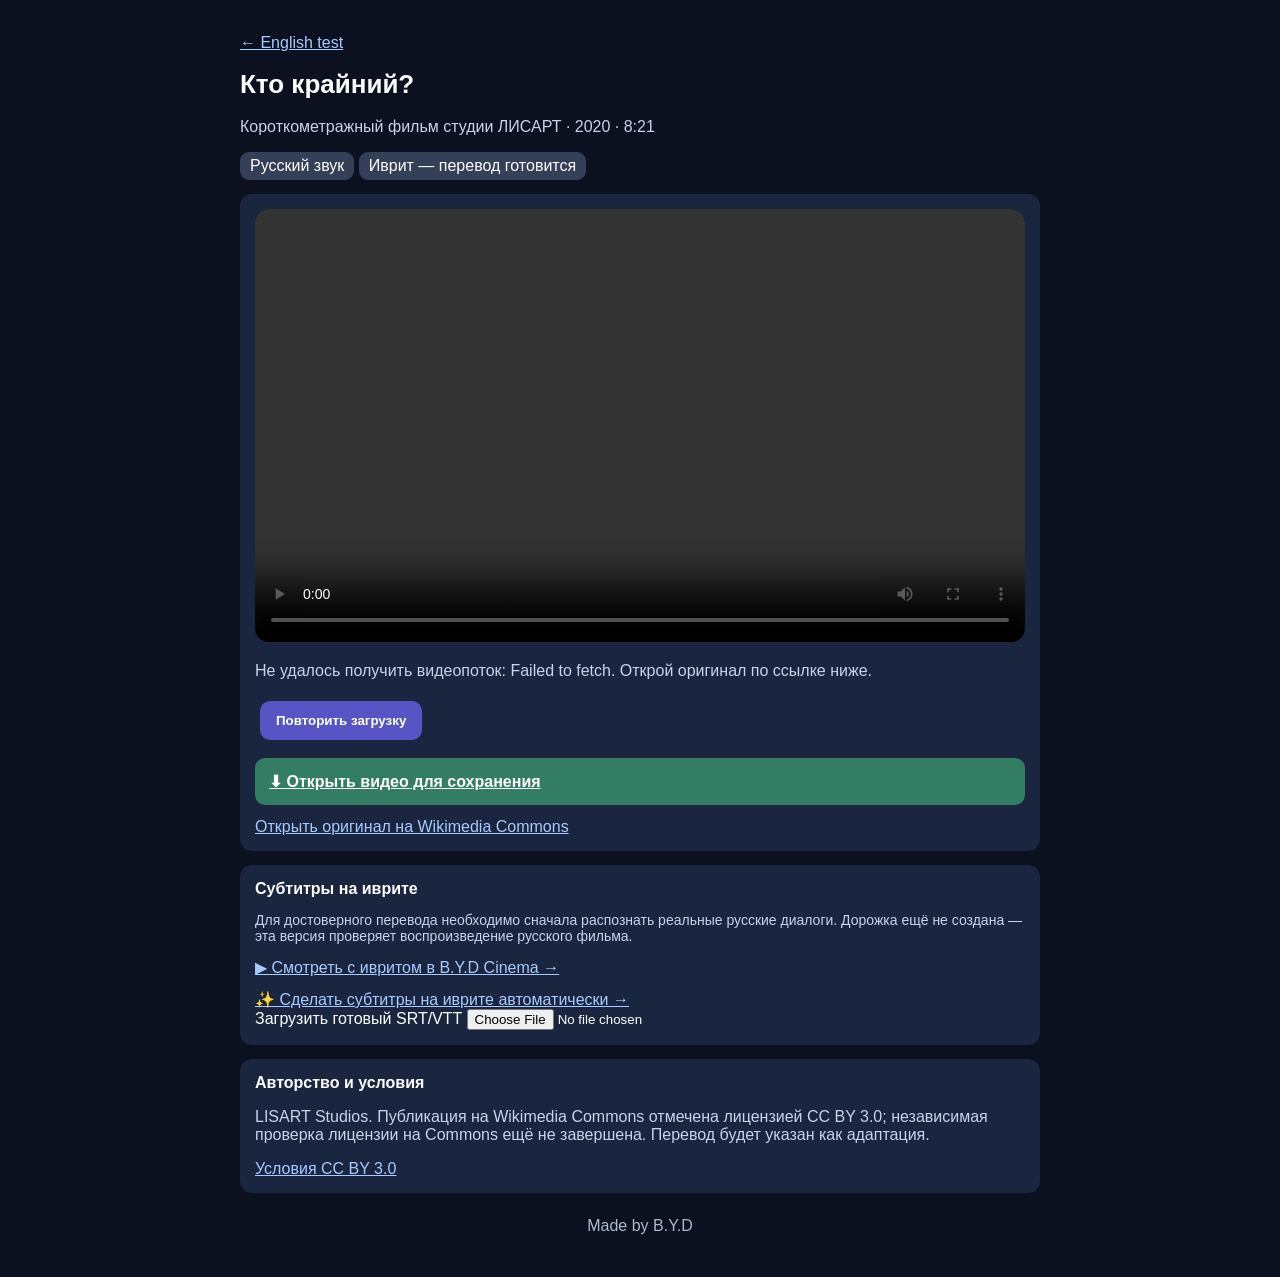
<file: cinema-ru-test.html>
<!doctype html><html lang="ru"><head><meta charset="utf-8"><meta name="viewport" content="width=device-width,initial-scale=1,viewport-fit=cover"><title>Кто крайний? — B.Y.D Cinema</title><style>body{background:#0c1120;color:#fff;font:16px -apple-system,Arial;margin:0}.wrap{max-width:800px;margin:auto;padding:18px}a{color:#a8cbff}video{width:100%;aspect-ratio:16/9;background:black;border-radius:14px}.panel{padding:15px;background:#1a2540;border-radius:12px;margin-top:14px}button{padding:12px 16px;background:#5755c6;color:white;border:0;border-radius:10px;font-weight:700;margin:5px}small,p{color:#c7d4e9}h1{font-size:26px}.flag{display:inline-block;padding:5px 10px;border-radius:9px;background:#343f58}.link{display:block;margin-top:13px}footer{text-align:center;padding:24px;color:#a9bacf}#notice{font-size:14px}</style></head><body><div class="wrap"><p><a href="./cinema-test.html">← English test</a></p><h1>Кто крайний?</h1><p>Короткометражный фильм студии ЛИСАРТ · 2020 · 8:21</p><div class="flag">Русский звук</div> <div class="flag">Иврит — перевод готовится</div><div class="panel"><video id="video" controls playsinline preload="metadata"></video><p id="status">Загружаем доступную версию видео…</p><button id="retry">Повторить загрузку</button><a id="download" class="link" style="font-weight:bold;color:#fff;background:#337d64;padding:14px;border-radius:10px" href="#" target="_blank" rel="noopener">⬇ Открыть видео для сохранения</a><a class="link" href="https://commons.wikimedia.org/wiki/File:%D0%9A%D0%BE%D1%80%D0%BE%D1%82%D0%BA%D0%BE%D0%BC%D0%B5%D1%82%D1%80%D0%B0%D0%B6%D0%BD%D1%8B%D0%B9_%D1%84%D0%B8%D0%BB%D1%8C%D0%BC_%22%D0%9A%D1%82%D0%BE_%D0%BA%D1%80%D0%B0%D0%B9%D0%BD%D0%B8%D0%B9-%22._%D0%9A%D0%B8%D0%BD%D0%BE%D1%81%D1%82%D1%83%D0%B4%D0%B8%D1%8F_%22%D0%9B%D0%98%D0%A1%D0%90%D0%A0%D0%A2%22._2020%D0%B3..webm" target="_blank">Открыть оригинал на Wikimedia Commons</a></div><div class="panel"><b>Субтитры на иврите</b><p id="notice">Для достоверного перевода необходимо сначала распознать реальные русские диалоги. Дорожка ещё не создана — эта версия проверяет воспроизведение русского фильма.</p><a class="link" href="./cinema.html?v=https%3A%2F%2Fcommons.wikimedia.org%2Fwiki%2FFile%3A%25D0%259A%25D0%25BE%25D1%2580%25D0%25BE%25D1%2582%25D0%25BA%25D0%25BE%25D0%25BC%25D0%25B5%25D1%2582%25D1%2580%25D0%25B0%25D0%25B6%25D0%25BD%25D1%258B%25D0%25B9_%25D1%2584%25D0%25B8%25D0%25BB%25D1%258C%25D0%25BC_%2522%25D0%259A%25D1%2582%25D0%25BE_%25D0%25BA%25D1%2580%25D0%25B0%25D0%25B9%25D0%25BD%25D0%25B8%25D0%25B9-%2522._%25D0%259A%25D0%25B8%25D0%25BD%25D0%25BE%25D1%2581%25D1%2582%25D1%2583%25D0%25B4%25D0%25B8%25D1%258F_%2522%25D0%259B%25D0%2598%25D0%25A1%25D0%2590%25D0%25A0%25D0%25A2%2522._2020%25D0%25B3..webm">▶ Смотреть с ивритом в B.Y.D Cinema →</a><a class="link" href="./subtitles.html">✨ Сделать субтитры на иврите автоматически →</a><label>Загрузить готовый SRT/VTT <input id="file" type="file" accept=".vtt,.srt"></label></div><div class="panel"><b>Авторство и условия</b><p>LISART Studios. Публикация на Wikimedia Commons отмечена лицензией CC BY 3.0; независимая проверка лицензии на Commons ещё не завершена. Перевод будет указан как адаптация.</p><a href="https://creativecommons.org/licenses/by/3.0/">Условия CC BY 3.0</a></div><footer>Made by B.Y.D</footer></div><script>
const v=document.querySelector('#video'),status=document.querySelector('#status');
const filename='Короткометражный фильм "Кто крайний-". Киностудия "ЛИСАРТ". 2020г..webm';
async function load(){
 status.textContent='Проверяем видеофайлы Wikimedia Commons…';
 try{
 const api='https://commons.wikimedia.org/w/api.php?action=query&prop=videoinfo&viprop=url%7Cderivatives&titles='+encodeURIComponent('File:'+filename)+'&format=json&origin=*';
 const r=await fetch(api);if(!r.ok)throw Error('API '+r.status);
 const d=await r.json();const page=Object.values(d.query?.pages||{})[0];const info=page?.videoinfo?.[0];
 if(!info)throw Error('Video info missing');
 const ds=info.derivatives||[];
 const mp4=ds.filter(x=>(x.transcodekey||'').includes('mp4')||(x.type||'').includes('mp4')||/\.mp4(\?|$)/.test(x.src||'')).sort((a,b)=>(b.width||0)-(a.width||0))[0];
 const src=mp4?.src||info.url;
 if(!src)throw Error('Video URL missing');
 v.src=src;v.load();document.querySelector('#download').href=src;status.textContent=mp4?'MP4 найден, нажми Play':'MP4 не найден, пробуем оригинал WebM';
 }catch(e){status.textContent='Не удалось получить видеопоток: '+e.message+'. Открой оригинал по ссылке ниже.'}
}
v.onerror=()=>status.textContent='Браузер не смог воспроизвести этот источник. Открой оригинал ниже.';
v.onplaying=()=>status.textContent='Видео воспроизводится.';
document.querySelector('#retry').onclick=load;
document.querySelector('#file').onchange=async e=>{const f=e.target.files[0];if(!f)return;let s=await f.text();if(!s.startsWith('WEBVTT'))s='WEBVTT\n\n'+s.replace(/\r/g,'').replace(/^\d+\n/gm,'').replace(/(\d\d:\d\d:\d\d),(\d{3})/g,'$1.$2');const t=document.createElement('track');t.kind='subtitles';t.srclang='he';t.label='עברית';t.default=true;t.src=URL.createObjectURL(new Blob([s],{type:'text/vtt'}));v.appendChild(t);t.track.mode='showing';document.querySelector('#notice').textContent='Загружена дорожка: '+f.name};
load();
</script></body></html>
</file>
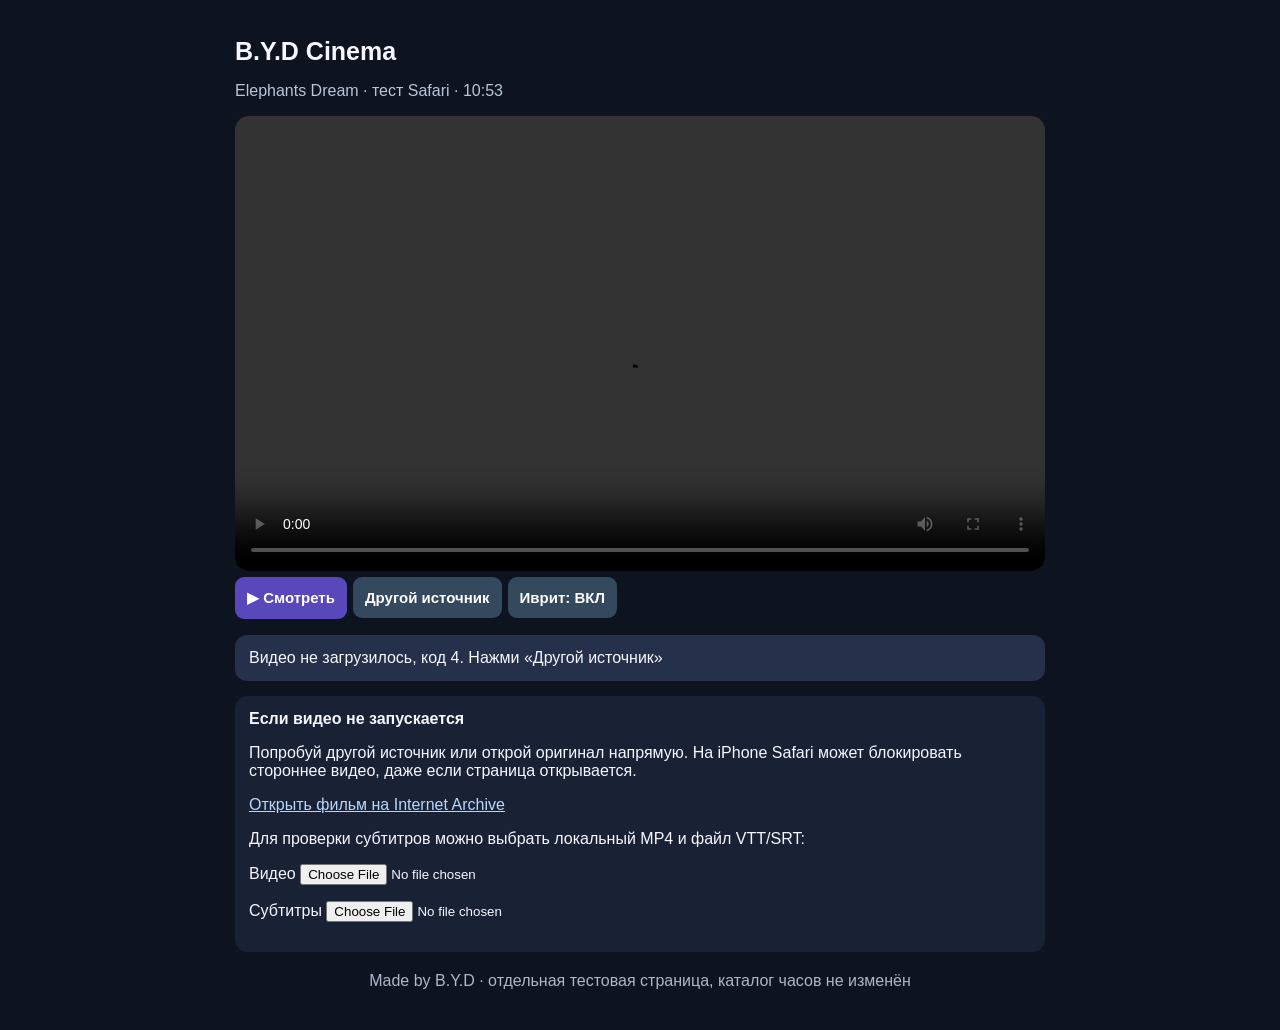
<file: cinema-test.html>
<!doctype html><html lang="ru"><head><meta charset="utf-8"><meta name="viewport" content="width=device-width,initial-scale=1,viewport-fit=cover"><title>B.Y.D Cinema • Safari test</title><style>*{box-sizing:border-box}body{margin:0;background:#0e1320;color:#f7f7ff;font:16px -apple-system,BlinkMacSystemFont,Arial}.wrap{max-width:850px;margin:auto;padding:20px}h1{font-size:25px;margin-bottom:3px}.muted{color:#b8c6d5}video{display:block;width:100%;background:#000;aspect-ratio:16/9;border-radius:14px}button,a.btn{display:inline-block;border:0;border-radius:9px;background:#5948bb;color:white;font-weight:600;padding:12px;margin:6px 6px 6px 0;font-size:15px;text-decoration:none}button.secondary{background:#34495e}#status{background:#25304a;padding:14px;border-radius:12px;margin:10px 0;overflow-wrap:anywhere}section{background:#192235;padding:14px;margin-top:15px;border-radius:13px}a{color:#b7d7ff}footer{text-align:center;color:#adb7c7;padding:20px}.video-wrap{position:relative}.he-overlay{position:absolute;bottom:54px;left:4%;width:92%;text-align:center;direction:rtl;pointer-events:none;font:700 clamp(16px,3vw,26px)/1.5 -apple-system,Arial,sans-serif;color:#fff;text-shadow:1px 2px 3px #000,-1px -1px 3px #000,0 2px 8px #000}.he-overlay span{background:rgba(0,0,0,.66);padding:3px 10px;border-radius:6px;box-decoration-break:clone;-webkit-box-decoration-break:clone}@media(max-width:600px){.he-overlay{bottom:45px;font-size:18px}}video:fullscreen~.he-overlay{display:none}</style></head><body><div class="wrap"><h1>B.Y.D Cinema</h1><p class="muted">Elephants Dream · тест Safari · 10:53</p><div class="video-wrap"><video id="v" controls playsinline webkit-playsinline preload="metadata"><track id="he" kind="subtitles" srclang="he" label="עברית" src="./elephants-dream-he.vtt" default></video><div id="he-overlay" class="he-overlay" dir="rtl"></div></div><div><button id="play">▶ Смотреть</button><button id="switch" class="secondary">Другой источник</button><button id="subs" class="secondary">Иврит: ВКЛ</button></div><div id="status" role="status">Ожидание загрузки видео...</div><section><b>Если видео не запускается</b><p>Попробуй другой источник или открой оригинал напрямую. На iPhone Safari может блокировать стороннее видео, даже если страница открывается.</p><a href="https://archive.org/details/ElephantsDream" target="_blank" rel="noopener">Открыть фильм на Internet Archive</a><p>Для проверки субтитров можно выбрать локальный MP4 и файл VTT/SRT:</p><label>Видео <input id="local" type="file" accept="video/*"></label><p><label>Субтитры <input id="subfile" type="file" accept=".vtt,.srt,text/vtt,text/plain"></label></p></section><footer>Made by B.Y.D · отдельная тестовая страница, каталог часов не изменён</footer></div><script>
const v=document.getElementById('v'),t=document.getElementById('he'),status=document.getElementById('status');
const sources=['https://www.openimages.eu/files/92/104101.ed_hd.mp4','https://archive.org/download/ElephantsDream/ed_1024_512kb.mp4'];
let n=0,on=true,url=null,vurl=null,cues=[];
fetch('./elephants-dream-he.vtt').then(r=>{if(!r.ok)throw Error('HTTP '+r.status);return r.text()}).then(s=>{
const blocks=s.replace(/\r/g,'').split(/\n\s*\n/);
for(const block of blocks){let lines=block.trim().split('\n');let k=lines.findIndex(l=>l.includes('-->'));if(k<0)continue;let times=lines[k].split('-->').map(x=>x.trim().split(/[ .:]/).map(Number));if(times.length!==2)continue;let sec=a=>a[0]*3600+a[1]*60+a[2]+a[3]/1000;cues.push({a:sec(times[0]),b:sec(times[1]),text:lines.slice(k+1).join(' ')})}
msg('Видео и '+cues.length+' ивритских субтитров готовы. Нажми Play.');render();
}).catch(e=>msg('Субтитры недоступны: '+e.message));
const ov=document.getElementById('he-overlay');function render(){let cue=on?cues.find(c=>v.currentTime>=c.a && v.currentTime<c.b):null;ov.replaceChildren();if(cue){let span=document.createElement('span');span.textContent=cue.text;ov.appendChild(span)}}
v.addEventListener('timeupdate',render);v.addEventListener('seeked',render);
v.addEventListener('webkitbeginfullscreen',()=>{t.track.mode=on?'showing':'disabled';ov.style.display='none'});
v.addEventListener('webkitendfullscreen',()=>{t.track.mode='disabled';ov.style.display='';render()});

function msg(s){status.textContent=s}
function source(){v.pause();v.removeAttribute('src');v.load();v.src=sources[n];v.load();msg('Источник '+(n+1)+' из '+sources.length+'. Нажми ▶ Смотреть.')}
document.getElementById('play').onclick=async()=>{try{await v.play()}catch(e){msg('Ошибка воспроизведения: '+e.message)}};
document.getElementById('switch').onclick=()=>{n=(n+1)%sources.length;source()};
document.getElementById('subs').onclick=()=>{on=!on;t.track.mode=on&&v.webkitDisplayingFullscreen?'showing':'disabled';render();document.getElementById('subs').textContent='Иврит: '+(on?'ВКЛ':'ВЫКЛ')};
v.addEventListener('playing',()=>msg('Видео воспроизводится'));
v.addEventListener('loadedmetadata',()=>msg('Видео загружено — нажми Play'));
v.addEventListener('error',()=>msg('Видео не загрузилось, код '+(v.error?.code||'?')+'. Нажми «Другой источник»'));
document.getElementById('local').onchange=e=>{const f=e.target.files[0];if(!f)return;if(vurl)URL.revokeObjectURL(vurl);vurl=URL.createObjectURL(f);v.src=vurl;msg('Выбран локальный файл: '+f.name)};
document.getElementById('subfile').onchange=async e=>{const f=e.target.files[0];if(!f)return;let s=await f.text();if(!s.startsWith('WEBVTT')){s='WEBVTT\n\n'+s.replace(/\r/g,'').replace(/^\d+\s*\n(?=\d\d:)/gm,'').replace(/(\d\d:\d\d:\d\d),(\d{3})/g,'$1.$2')}if(url)URL.revokeObjectURL(url);url=URL.createObjectURL(new Blob([s],{type:'text/vtt'}));t.src=url;t.track.mode='showing';msg('Субтитры загружены: '+f.name)};
t.track.mode='disabled';source();
</script></body></html>
</file>
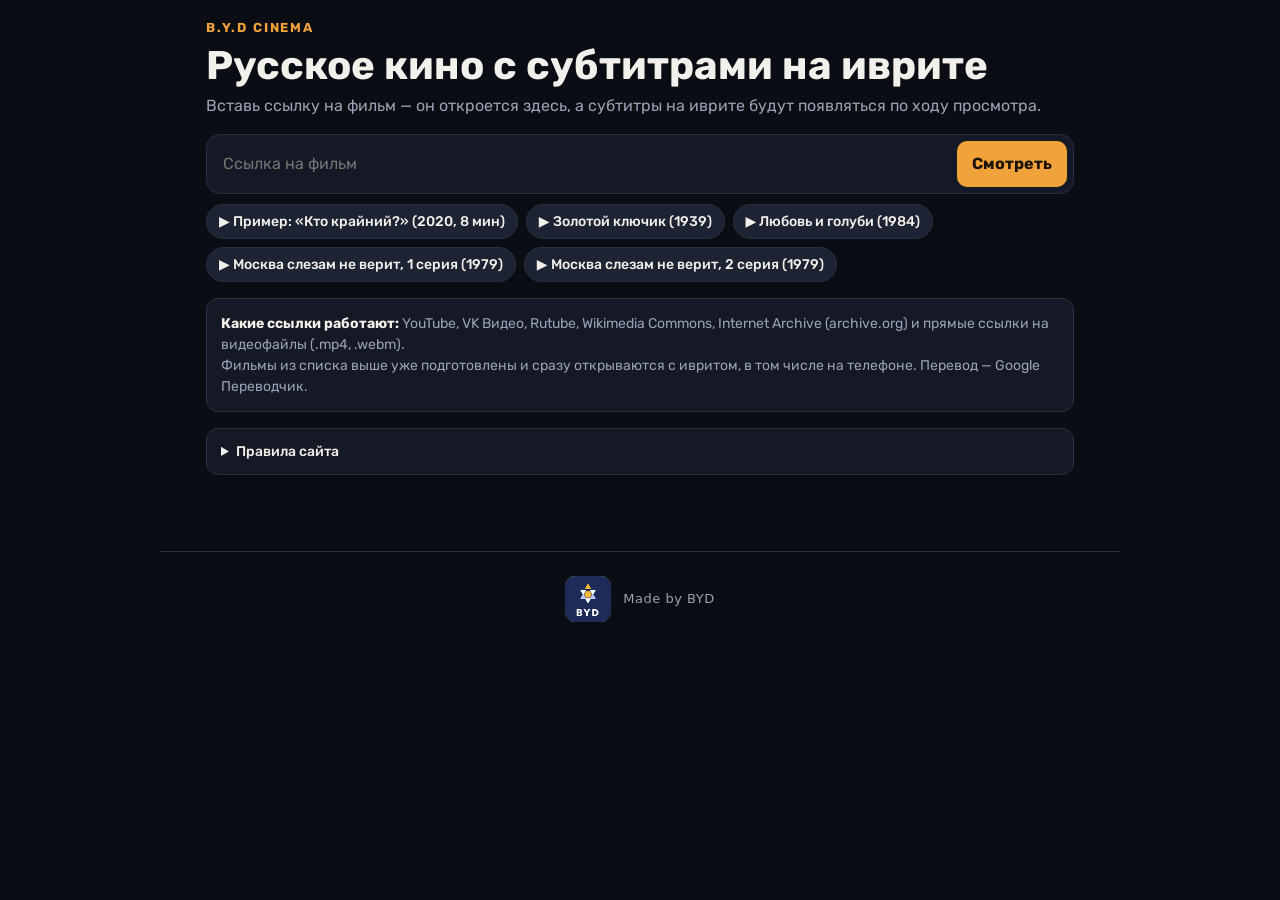
<file: cinema.html>
<!doctype html>
<html lang="ru">
<head>
<meta charset="utf-8">
<meta name="viewport" content="width=device-width,initial-scale=1,viewport-fit=cover">
<title>B.Y.D Cinema</title>
<meta name="description" content="Вставь ссылку на русский фильм — смотри с субтитрами на иврите.">
<link rel="preconnect" href="https://fonts.googleapis.com">
<link rel="preconnect" href="https://fonts.gstatic.com" crossorigin>
<link href="https://fonts.googleapis.com/css2?family=Rubik:wght@400;500;700&display=swap" rel="stylesheet">
<style>
:root{--bg:#0b0d14;--surface:#151925;--surface-2:#1e2333;--text:#f2f0ea;--muted:#9aa1b4;--line:#2a3044;--accent:#f0a33a;--accent-ink:#1b1206;--ok:#6fd39a;--err:#ff8f86;color-scheme:dark}
*{box-sizing:border-box}
html,body{margin:0}
body{background:var(--bg);color:var(--text);font:16px/1.5 Rubik,system-ui,-apple-system,"Segoe UI",Arial,sans-serif;-webkit-text-size-adjust:100%}
.wrap{max-width:900px;margin:0 auto;padding:18px 16px 56px}
.brand{font-size:13px;letter-spacing:.14em;text-transform:uppercase;color:var(--accent);font-weight:700}
h1{font-size:clamp(26px,6.5vw,40px);line-height:1.12;margin:6px 0 6px}
.lead{color:var(--muted);margin:0 0 16px}
.bar{display:flex;gap:8px;background:var(--surface);border:1px solid var(--line);border-radius:14px;padding:6px}
.bar input{flex:1;min-width:0;font:inherit;color:var(--text);background:transparent;border:0;padding:10px 10px;outline:none}
button{font:inherit;font-weight:500;border:1px solid var(--line);background:var(--surface-2);color:var(--text);border-radius:10px;padding:10px 14px;cursor:pointer}
button:disabled{opacity:.5;cursor:not-allowed}
.primary{background:var(--accent);color:var(--accent-ink);border-color:transparent;font-weight:700;white-space:nowrap}
.chips{display:flex;flex-wrap:wrap;gap:8px;margin:10px 0 0}
.chip{font-size:14px;padding:6px 12px;border-radius:99px}
.player{margin-top:16px;display:none}
.player h2{font-size:19px;margin:0 0 8px}
.stage{position:relative;width:100%;aspect-ratio:16/9;background:#000;border-radius:14px;overflow:hidden}
.stage video,#embed,#embed iframe{position:absolute;inset:0;width:100%;height:100%;border:0;display:block}
#embed{display:none}
.subs{position:absolute;left:4%;right:4%;bottom:14%;text-align:center;pointer-events:none;font-size:clamp(14px,3.4vw,26px);line-height:1.35;z-index:2}
.subs span{display:inline-block;background:rgba(0,0,0,.78);color:#fff;padding:.12em .5em;border-radius:6px;margin:2px 0;white-space:pre-line}
.subs span.ru{font-size:.85em;opacity:.92}
.fs{position:absolute;top:8px;right:8px;z-index:3;display:none;padding:4px 10px;font-size:18px;background:rgba(0,0,0,.55);color:#fff;border:0}
.stage.embed .fs{display:block}
.stage.full{position:fixed;inset:0;z-index:50;border-radius:0;aspect-ratio:auto;width:100vw;height:100vh;height:100dvh}
.stage:fullscreen{border-radius:0}
video::cue{font-family:Rubik,Arial,sans-serif;font-size:1.1em;line-height:1.35;background:rgba(0,0,0,.75);color:#fff}
.progress{height:6px;border-radius:99px;background:var(--surface-2);overflow:hidden;margin-top:12px}
.progress i{display:block;height:100%;width:0;background:var(--accent);transition:width .3s}
#status{margin-top:8px;font-size:14px;color:var(--muted);min-height:1.5em}
#status.err{color:var(--err)}
#status.ok{color:var(--ok)}
.tools{display:flex;flex-wrap:wrap;gap:8px 16px;align-items:center;margin-top:12px;font-size:14px;color:var(--muted)}
.tools label{display:flex;gap:6px;align-items:center;cursor:pointer}
select{font:inherit;font-size:14px;color:var(--text);background:var(--surface-2);border:1px solid var(--line);border-radius:8px;padding:6px 8px}
.note{background:var(--surface);border:1px solid var(--line);border-radius:12px;padding:14px;margin-top:16px;font-size:14px;color:var(--muted)}
.note b{color:var(--text)}
details{margin-top:16px;background:var(--surface);border:1px solid var(--line);border-radius:12px;padding:12px 14px;font-size:14px;color:var(--muted)}
details summary{cursor:pointer;color:var(--text);font-weight:500}
details p{margin:8px 0}
</style>
</head>
<body>
<div class="wrap">
  <div class="brand">B.Y.D Cinema</div>
  <h1>Русское кино с субтитрами на иврите</h1>
  <p class="lead">Вставь ссылку на фильм — он откроется здесь, а субтитры на иврите будут появляться по ходу просмотра.</p>

  <form class="bar" id="form">
    <input id="link" type="url" inputmode="url" placeholder="Ссылка на фильм" autocomplete="off" spellcheck="false" required>
    <button class="primary" id="go" type="submit">Смотреть</button>
  </form>
  <div class="chips" id="catalog">
    <button class="chip" id="demo" type="button">▶ Пример: «Кто крайний?» (2020, 8 мин)</button>
  </div>

  <section class="player" id="player">
    <h2 id="title"></h2>
    <div class="stage" id="stage">
      <video id="video" controls playsinline preload="metadata"></video>
      <div id="embed"></div>
      <div class="subs" id="subs"></div>
      <button type="button" class="fs" id="fsBtn" title="Во весь экран" aria-label="Во весь экран">⛶</button>
    </div>
    <div class="progress"><i id="pbar"></i></div>
    <div id="status"></div>
    <div class="tools">
      <label><input type="checkbox" id="waitSubs" checked> пауза, пока готовятся субтитры</label>
      <label><input type="checkbox" id="showRu"> показывать и русский</label>
      <label>точность
        <select id="asrModel">
          <option value="Xenova/whisper-base">быстрее</option>
          <option value="Xenova/whisper-small">точнее</option>
        </select></label>
      <button type="button" id="dl" disabled>Скачать субтитры .vtt</button>
    </div>
  </section>

  <div class="note" id="howto">
    <b>Какие ссылки работают:</b> YouTube, VK Видео, Rutube, Wikimedia Commons, Internet Archive (archive.org) и прямые ссылки на видеофайлы (.mp4, .webm).<br>
    Фильмы из списка выше уже подготовлены и сразу открываются с ивритом, в том числе на телефоне. Перевод — Google Переводчик.
  </div>

  <details>
    <summary>Правила сайта</summary>
    <p>B.Y.D Cinema не хранит и не загружает фильмы. Видео воспроизводится напрямую с сайта, ссылку на который вставил пользователь, а наш сервис только добавляет к нему автоматические субтитры.</p>
    <p>Вставляя ссылку, вы подтверждаете, что фильм размещён по этой ссылке законно, с согласия правообладателя или в свободном доступе по лицензии. Не используйте сервис для пиратского контента.</p>
    <p>Субтитры создаются машинным переводом и могут содержать неточности.</p>
    <p>Правообладателям: если вы считаете, что через сервис показывается ваш материал без разрешения, свяжитесь с B.Y.D — мы прекратим поддержку такого источника по запросу.</p>
  </details>
</div>

<script id="core">
(function (g) {
  'use strict';
  var JUNK = [
    /субтитр\S*\s+(сделал|делал|создал|создавал|подготовил|редактировал)/i,
    /dimatorzok/i, /редактор субтитров/i, /корректор\s+[а-яё]/i,
    /^продолжение следует/i, /^спасибо за просмотр/i, /подписывайтесь на/i,
    /amara\.org/i, /^[\s.…,!?\-–—♪*]*$/
  ];
  function pad(n, w) { return String(n).padStart(w || 2, '0'); }
  function fmtTime(t, sep) {
    var ms = Math.round(Math.max(0, t) * 1000);
    var h = Math.floor(ms / 3600000); ms -= h * 3600000;
    var m = Math.floor(ms / 60000); ms -= m * 60000;
    var s = Math.floor(ms / 1000); ms -= s * 1000;
    return pad(h) + ':' + pad(m) + ':' + pad(s) + (sep || '.') + pad(ms, 3);
  }
  function fmtClock(t) {
    t = Math.max(0, Math.floor(t || 0));
    var h = Math.floor(t / 3600), m = Math.floor(t % 3600 / 60), s = t % 60;
    return (h ? h + ':' + pad(m) : m) + ':' + pad(s);
  }
  function parseTime(s) {
    var m = String(s).trim().match(/^(?:(\d+):)?(\d{1,2}):(\d{1,2})(?:[.,](\d{1,3}))?$/);
    if (!m) return NaN;
    return (+(m[1] || 0)) * 3600 + (+m[2]) * 60 + (+m[3]) + (+(m[4] || '0').padEnd(3, '0')) / 1000;
  }
  function stripMarks(s) { return s.replace(/[‎‏‪-‮]/g, ''); }
  function cleanText(t) { return String(t || '').replace(/\s+/g, ' ').replace(/^[\s\-–—]+(?=\S)/, '').trim(); }
  function isJunk(t) { return JUNK.some(function (r) { return r.test(t); }); }

  function parseSubs(text) {
    text = String(text).replace(/^﻿/, '').replace(/\r/g, '');
    var blocks = text.split(/\n[ \t]*\n/), cues = [];
    blocks.forEach(function (b) {
      var lines = b.split('\n').filter(function (l) { return l.trim() !== ''; });
      var i = lines.findIndex(function (l) { return l.indexOf('-->') >= 0; });
      if (i < 0) return;
      var parts = lines[i].split('-->');
      var start = parseTime(parts[0]);
      var end = parseTime(parts[1].trim().split(/\s+/)[0]);
      if (isNaN(start) || isNaN(end)) return;
      var body = lines.slice(i + 1).map(function (l) { return stripMarks(l).replace(/<[^>]+>/g, '').replace(/\{\\[^}]*\}/g, '').trim(); }).join(' ');
      body = cleanText(body);
      if (body) cues.push({ start: start, end: end, text: body });
    });
    return cues;
  }

  function rms(arr, a, b) {
    a = a || 0; b = b == null ? arr.length : b;
    var s = 0; for (var i = a; i < b; i++) s += arr[i] * arr[i];
    return Math.sqrt(s / Math.max(1, b - a));
  }

  // Split long audio into windows <= maxLen seconds, cutting at the quietest moment
  // inside the last `search` seconds, so words are not cut in half.
  function findCuts(samples, sr, maxLen, search) {
    maxLen = maxLen || 28; search = search || 6;
    var frame = Math.max(1, Math.round(sr * 0.05));
    var nf = Math.ceil(samples.length / frame), en = new Float32Array(nf);
    for (var f = 0; f < nf; f++) en[f] = rms(samples, f * frame, Math.min(samples.length, (f + 1) * frame));
    var total = samples.length, maxS = Math.round(maxLen * sr), searchS = Math.round(search * sr);
    var out = [], start = 0;
    while (start < total) {
      if (total - start <= maxS) { out.push([start, total]); break; }
      var hi = start + maxS, lo = hi - searchS, best = hi, bestV = Infinity;
      for (var k = Math.ceil(lo / frame); (k + 1) * frame <= hi && k < nf; k++) {
        if (en[k] < bestV) { bestV = en[k]; best = k * frame + (frame >> 1); }
      }
      best = Math.min(Math.max(best, lo), hi);
      out.push([start, best]); start = best;
    }
    return out;
  }

  function splitLong(c, maxChars) {
    maxChars = maxChars || 84;
    if (c.text.length <= maxChars) return [c];
    // prefer sentence boundaries, then word boundaries
    var sentences = c.text.match(/[^.!?…]+[.!?…]+["»”]?\s*|[^.!?…]+$/g) || [c.text];
    var parts = [], cur = '';
    sentences.forEach(function (sn) {
      sn = sn.trim(); if (!sn) return;
      if (sn.length > maxChars) {
        if (cur) { parts.push(cur); cur = ''; }
        balanced(sn, maxChars).forEach(function (b) { parts.push(b); });
      } else if (cur && (cur + ' ' + sn).length > maxChars) { parts.push(cur); cur = sn; }
      else cur = cur ? cur + ' ' + sn : sn;
    });
    if (cur) parts.push(cur);
    // short pieces get a little extra weight so they stay readable
    var weights = parts.map(function (p) { return p.length + 12; });
    var totalW = weights.reduce(function (a, w) { return a + w; }, 0);
    var dur = c.end - c.start, t = c.start;
    return parts.map(function (p, i) { var d = dur * weights[i] / totalW; var o = { start: t, end: t + d, text: p }; t += d; return o; });
  }
  // split a long sentence into k pieces of similar length at word boundaries
  function balanced(text, maxChars) {
    var words = text.split(' '), k = Math.ceil(text.length / maxChars), target = text.length / k;
    var out = [], cur = '';
    words.forEach(function (w) {
      var next = cur ? cur + ' ' + w : w;
      if (cur && out.length < k - 1 && (next.length > maxChars || Math.abs(next.length - target) > Math.abs(cur.length - target))) { out.push(cur); cur = w; }
      else cur = next;
    });
    if (cur) out.push(cur);
    return out;
  }

  // raw chunks: [{text, start, end}] in seconds → editable cues
  function buildCues(chunks, duration) {
    var list = [];
    chunks.forEach(function (ch) {
      var text = cleanText(ch.text);
      if (!text || isJunk(text)) return;
      var s = +ch.start || 0, e = ch.end == null ? NaN : +ch.end;
      if (!(e > s)) e = s + Math.max(1.5, text.length / 15);
      list.push({ start: s, end: e, text: text });
    });
    list.sort(function (a, b) { return a.start - b.start; });
    var dedup = [];
    list.forEach(function (c) {
      var p = dedup[dedup.length - 1];
      if (p && p.text.toLowerCase() === c.text.toLowerCase() && c.start - p.end < 3) { p.end = Math.max(p.end, c.end); return; }
      dedup.push(c);
    });
    var res = [];
    dedup.forEach(function (c) { res.push.apply(res, splitLong(c)); });
    for (var i = 0; i < res.length; i++) {
      var c = res[i], next = res[i + 1];
      var minEnd = c.start + Math.min(1.5, Math.max(0.8, c.text.length / 17));
      if (c.end < minEnd) c.end = minEnd;
      var maxEnd = c.start + Math.max(7, c.text.length / 12);
      if (c.end > maxEnd) c.end = maxEnd;
      if (next && c.end > next.start - 0.04) c.end = Math.max(c.start + 0.3, next.start - 0.04);
      if (duration && c.end > duration) c.end = Math.max(c.start + 0.3, duration);
    }
    return res.map(function (c, i) { return { id: i + 1, start: +c.start.toFixed(3), end: +c.end.toFixed(3), ru: c.text, he: '' }; });
  }

  function fromParsed(parsed) {
    return parsed.map(function (c, i) { return { id: i + 1, start: c.start, end: c.end, ru: c.text, he: '' }; });
  }

  function wrapLines(text, max) {
    max = max || 42; text = cleanText(text);
    if (text.length <= max) return text;
    var mid = text.length / 2, best = -1;
    for (var i = 0; i < text.length; i++) if (text[i] === ' ' && (best < 0 || Math.abs(i - mid) < Math.abs(best - mid))) best = i;
    return best < 0 ? text : text.slice(0, best) + '\n' + text.slice(best + 1);
  }
  var RLM = '‏';
  function cueBody(c, field) {
    var t = cleanText(c[field]).replace(/-->/g, '→');
    if (!t) return '';
    var w = wrapLines(t);
    return field === 'he' ? w.split('\n').map(function (l) { return RLM + l + RLM; }).join('\n') : w;
  }
  function toVTT(cues, field) {
    var s = 'WEBVTT\n\n', n = 1;
    cues.forEach(function (c) { var b = cueBody(c, field); if (!b) return; s += (n++) + '\n' + fmtTime(c.start) + ' --> ' + fmtTime(c.end) + '\n' + b + '\n\n'; });
    return s;
  }
  function toSRT(cues, field) {
    var s = '', n = 1;
    cues.forEach(function (c) { var b = cueBody(c, field); if (!b) return; s += (n++) + '\n' + fmtTime(c.start, ',') + ' --> ' + fmtTime(c.end, ',') + '\n' + b + '\n\n'; });
    return s;
  }
  function makeBatches(arr, size) { var out = []; for (var i = 0; i < arr.length; i += size) out.push(arr.slice(i, i + size)); return out; }
  // Claude reply → Map(id → hebrew)
  function parseTranslations(text) {
    var a = text.indexOf('['), b = text.lastIndexOf(']');
    if (a < 0 || b < a) throw new Error('В ответе нет списка переводов');
    var arr = JSON.parse(text.slice(a, b + 1)), map = new Map();
    arr.forEach(function (x) { if (x && x.id != null && typeof x.he === 'string') map.set(+x.id, cleanText(x.he)); });
    return map;
  }
  g.SubCore = { fmtTime: fmtTime, fmtClock: fmtClock, parseTime: parseTime, parseSubs: parseSubs, rms: rms, findCuts: findCuts,
    buildCues: buildCues, fromParsed: fromParsed, wrapLines: wrapLines, toVTT: toVTT, toSRT: toSRT, makeBatches: makeBatches,
    parseTranslations: parseTranslations, isJunk: isJunk, cleanText: cleanText };
})(typeof window !== 'undefined' ? window : globalThis);
</script>

<script id="cinema-core">
(function (g) {
  'use strict';
  function classifyLink(str) {
    var u;
    try { u = new URL(String(str).trim()); } catch (e) { return { kind: 'bad' }; }
    if (!/^https?:$/.test(u.protocol)) return { kind: 'bad' };
    var h = u.hostname.toLowerCase().replace(/^(www|m)\./, '');
    var path = u.pathname;
    try { path = decodeURIComponent(path); } catch (e) {}
    if (h === 'commons.wikimedia.org') {
      var t = u.searchParams.get('title') || path.replace(/^\/wiki\//, '');
      if (/^(File|Файл):/i.test(t)) return { kind: 'commons', file: t.replace(/^(File|Файл):/i, '').replace(/_/g, ' ') };
      return { kind: 'unknown', host: h };
    }
    if (h === 'archive.org') {
      var m = u.pathname.match(/^\/(details|download|embed)\/([^/?#]+)/);
      if (m) return { kind: 'archive', id: decodeURIComponent(m[2]) };
      return { kind: 'unknown', host: h };
    }
    if (/(^|\.)youtube(-nocookie)?\.com$/.test(h) || h === 'youtu.be') {
      var yid = h === 'youtu.be' ? u.pathname.split('/')[1] : (u.searchParams.get('v') || (u.pathname.match(/^\/(?:shorts|embed|live|v)\/([\w-]+)/) || [])[1]);
      return yid && /^[\w-]{6,20}$/.test(yid) ? { kind: 'youtube', id: yid } : { kind: 'unknown', host: h };
    }
    if (/(^|\.)rutube\.ru$/.test(h)) {
      var rid = (u.pathname.match(/\/(?:video(?:\/private)?|play\/embed)\/([0-9a-f]{32})/i) || [])[1];
      return rid ? { kind: 'rutube', id: rid.toLowerCase() } : { kind: 'unknown', host: h };
    }
    if (/(^|\.)(vk\.com|vk\.ru|vkvideo\.ru)$/.test(h)) {
      var oid, vid, vm2;
      if (/video_ext\.php$/.test(u.pathname)) { oid = u.searchParams.get('oid'); vid = u.searchParams.get('id'); }
      else if ((vm2 = (u.pathname + ' ' + (u.searchParams.get('z') || '')).match(/video(-?\d+)_(\d+)/))) { oid = vm2[1]; vid = vm2[2]; }
      if (oid && vid && /^-?\d+$/.test(oid) && /^\d+$/.test(vid)) return { kind: 'vk', id: oid + '_' + vid, oid: oid, vid: vid, hash: u.searchParams.get('hash') || '' };
      return { kind: 'unknown', host: h };
    }
    if (/\.(mp4|m4v|webm|ogv|mov)$/i.test(u.pathname)) return { kind: 'direct', url: u.href };
    return { kind: 'unknown', host: h };
  }
  // next audio window to process: the one under the playhead first, then forward, then the rest
  function nextWindow(wins, done, timeSec, sr) {
    var pos = timeSec * sr, cur = 0;
    for (var i = 0; i < wins.length; i++) if (pos >= wins[i][0] && pos < wins[i][1]) { cur = i; break; }
    if (pos >= (wins.length ? wins[wins.length - 1][1] : 0)) cur = 0;
    for (var k = cur; k < wins.length; k++) if (!done.has(k)) return k;
    for (k = 0; k < cur; k++) if (!done.has(k)) return k;
    return -1;
  }
  function windowAt(wins, timeSec, sr) {
    var pos = timeSec * sr;
    for (var i = 0; i < wins.length; i++) if (pos >= wins[i][0] && pos < wins[i][1]) return i;
    return -1;
  }
  // seconds of ready subtitles ahead of the playhead
  function readyUntil(wins, done, timeSec, sr) {
    var i = windowAt(wins, timeSec, sr);
    if (i < 0) return timeSec;
    var t = timeSec;
    while (i < wins.length && done.has(i)) { t = wins[i][1] / sr; i++; }
    return t;
  }
  // Google gtx reply → translated text
  function parseGoogle(j) {
    if (!Array.isArray(j) || !Array.isArray(j[0])) throw new Error('Неожиданный ответ переводчика');
    return j[0].map(function (x) { return (x && x[0]) || ''; }).join('');
  }
  // ordered list of video sources to try: preferred format first, sizes up to 854px wide first
  function pickCommons(info, preferMp4) {
    var list = (info.derivatives || []).filter(function (d) { return d && d.src; });
    var isMp4 = function (d) { return /mp4/.test((d.type || '') + (d.transcodekey || '') + d.src); };
    var rank = function (d) { var w = d.width || 0; return w <= 854 ? 10000 - (854 - w) : 5000 - w; };
    var sortBest = function (arr) { return arr.slice().sort(function (a, b) { return rank(b) - rank(a); }); };
    var mp4 = sortBest(list.filter(isMp4)), other = sortBest(list.filter(function (d) { return !isMp4(d); }));
    var plays = (preferMp4 ? mp4.concat(other) : other.concat(mp4)).map(function (d) { return d.src; });
    if (info.url && plays.indexOf(info.url) < 0) plays.push(info.url);
    var small = list.filter(function (d) { return !preferMp4 || isMp4(d); }).sort(function (a, b) { return (a.width || 0) - (b.width || 0); })[0];
    return { play: plays[0], plays: plays, audio: small ? small.src : info.url };
  }
  function filmKey(k) {
    if (k.kind === 'commons') return 'commons:' + k.file.replace(/_/g, ' ').trim();
    if (k.kind === 'archive') return 'archive:' + k.id;
    if (k.kind === 'direct') return 'url:' + k.url;
    if (k.kind === 'youtube' || k.kind === 'rutube' || k.kind === 'vk') return k.kind + ':' + k.id;
    return '';
  }
  // cue under time t in a start-sorted list (binary search)
  function findCue(cues, t) {
    var lo = 0, hi = cues.length - 1, best = -1;
    while (lo <= hi) { var mid = (lo + hi) >> 1; if (cues[mid].start <= t) { best = mid; lo = mid + 1; } else hi = mid - 1; }
    return best >= 0 && t < cues[best].end ? cues[best] : null;
  }
  // split lines into batches whose joined, URL-encoded length stays under `limit`
  function textBatches(lines, limit) {
    limit = limit || 6000;
    var out = [], cur = [], len = 0;
    lines.forEach(function (l, i) {
      var n = encodeURIComponent(l + '\n').length;
      if (cur.length && len + n > limit) { out.push(cur); cur = []; len = 0; }
      cur.push(i); len += n;
    });
    if (cur.length) out.push(cur);
    return out;
  }
  function pickArchive(meta) {
    var files = (meta.files || []).filter(function (f) { return /\.(mp4|m4v|webm|ogv)$/i.test(f.name || ''); });
    if (!files.length) return null;
    var size = function (f) { return +f.size || 0; };
    var mp4 = files.filter(function (f) { return /\.(mp4|m4v)$/i.test(f.name); });
    var pool = mp4.length ? mp4 : files;
    pool.sort(function (a, b) { return size(a) - size(b); });
    var url = function (f) { return 'https://archive.org/download/' + encodeURIComponent(meta.metadata.identifier) + '/' + f.name.split('/').map(encodeURIComponent).join('/'); };
    var under = pool.filter(function (f) { return size(f) <= 1.5e9; });
    var play = under.length ? under[under.length - 1] : pool[0];
    var plays = [url(play)]; if (url(pool[0]) !== plays[0]) plays.push(url(pool[0]));
    return { play: plays[0], plays: plays, audio: url(pool[0]), title: (meta.metadata && [].concat(meta.metadata.title)[0]) || meta.metadata.identifier };
  }
  g.CinemaCore = { classifyLink: classifyLink, nextWindow: nextWindow, windowAt: windowAt, readyUntil: readyUntil, parseGoogle: parseGoogle, pickCommons: pickCommons, pickArchive: pickArchive, filmKey: filmKey, textBatches: textBatches, findCue: findCue };
})(typeof window !== 'undefined' ? window : globalThis);
</script>

<script id="worker-src" type="text/plain">
import { pipeline, env } from 'https://cdn.jsdelivr.net/npm/@huggingface/transformers@4.3.1';
env.allowLocalModels = false;
const cache = new Map();

async function hasWebGPU() {
  try { return !!(self.navigator && navigator.gpu && await navigator.gpu.requestAdapter()); } catch (e) { return false; }
}
function onProgress(kind) {
  return (p) => {
    if (p.status === 'progress_total') postMessage({ type: 'load', kind, progress: p.progress, loaded: p.loaded, total: p.total });
  };
}
async function getPipe(task, model, kind, tryGPU) {
  const key = task + '|' + model;
  if (cache.has(key)) return cache.get(key);
  const isAsr = task === 'automatic-speech-recognition';
  const attempts = [];
  if (tryGPU && await hasWebGPU()) attempts.push({ device: 'webgpu', dtype: isAsr ? { encoder_model: 'fp32', decoder_model_merged: 'q4' } : 'fp32' });
  attempts.push({ device: 'wasm', dtype: 'q8' });
  attempts.push({ device: 'wasm', dtype: 'fp32' });
  let lastErr;
  for (const a of attempts) {
    try {
      const p = await pipeline(task, model, { device: a.device, dtype: a.dtype, progress_callback: onProgress(kind) });
      cache.set(key, p);
      postMessage({ type: 'device', kind, device: a.device });
      return p;
    } catch (e) {
      lastErr = e;
      postMessage({ type: 'info', text: 'Режим ' + a.device + ' не подошёл, пробую другой…' });
    }
  }
  throw lastErr;
}

self.onmessage = async (ev) => {
  const m = ev.data;
  try {
    if (m.type === 'asr') {
      const asr = await getPipe('automatic-speech-recognition', m.model, 'asr', true);
      const out = await asr(m.audio, { language: 'russian', task: 'transcribe', return_timestamps: true });
      let chunks = (out.chunks || []).map((c) => {
        const ts = c.timestamp || [];
        return {
          text: c.text,
          start: (ts[0] != null ? ts[0] : 0) + m.offset,
          end: ts[1] != null ? ts[1] + m.offset : m.offset + m.length
        };
      });
      if (!chunks.length && out.text && out.text.trim()) chunks = [{ text: out.text, start: m.offset, end: m.offset + m.length }];
      postMessage({ id: m.id, type: 'result', result: chunks });
    } else if (m.type === 'translate') {
      const tr = await getPipe('translation', 'Xenova/nllb-200-distilled-600M', 'mt', false);
      const res = [];
      for (let i = 0; i < m.texts.length; i++) {
        if (self.__stop) break;
        let he = '';
        if (m.texts[i] && m.texts[i].trim()) {
          const o = await tr(m.texts[i], { src_lang: 'rus_Cyrl', tgt_lang: 'heb_Hebr', max_new_tokens: 256 });
          he = (o && o[0] && o[0].translation_text) || '';
        }
        res.push(he);
        postMessage({ type: 'tprogress', index: m.indexes[i], text: he, done: i + 1, total: m.texts.length });
      }
      self.__stop = false;
      postMessage({ id: m.id, type: 'result', result: res });
    } else if (m.type === 'stop') {
      self.__stop = true;
    }
  } catch (e) {
    postMessage({ id: m.id, type: 'error', text: String((e && e.message) || e) });
  }
};
</script>

<script type="module">
const C = window.SubCore, K = window.CinemaCore;
const $ = (s) => document.querySelector(s);
const SR = 16000;
const DEMO = 'https://commons.wikimedia.org/wiki/File:%D0%9A%D0%BE%D1%80%D0%BE%D1%82%D0%BA%D0%BE%D0%BC%D0%B5%D1%82%D1%80%D0%B0%D0%B6%D0%BD%D1%8B%D0%B9_%D1%84%D0%B8%D0%BB%D1%8C%D0%BC_%22%D0%9A%D1%82%D0%BE_%D0%BA%D1%80%D0%B0%D0%B9%D0%BD%D0%B8%D0%B9-%22._%D0%9A%D0%B8%D0%BD%D0%BE%D1%81%D1%82%D1%83%D0%B4%D0%B8%D1%8F_%22%D0%9B%D0%98%D0%A1%D0%90%D0%A0%D0%A2%22._2020%D0%B3..webm';
const UA = navigator.userAgent;
const SAFARI = /^((?!chrome|android|crios|fxios|edg).)*safari/i.test(UA);
const MOBILE = matchMedia('(pointer:coarse)').matches;
$('#asrModel').value = MOBILE ? 'Xenova/whisper-base' : 'Xenova/whisper-small';

const video = $('#video');
let job = null; // current film

/* ---------- small helpers ---------- */
function setStatus(t, kind) { const el = $('#status'); el.textContent = t || ''; el.className = kind || ''; }
function setBar(p) { $('#pbar').style.width = Math.max(0, Math.min(100, p)) + '%'; }
const store = {
  get(k) { try { return JSON.parse(localStorage.getItem(k) || 'null'); } catch (e) { return null; } },
  set(k, v) { try { localStorage.setItem(k, JSON.stringify(v)); } catch (e) {} }
};

/* ---------- worker (speech recognition) ---------- */
let worker = null, rpcId = 0;
const pending = new Map();
function getWorker() {
  if (worker) return worker;
  worker = new Worker(URL.createObjectURL(new Blob([$('#worker-src').textContent], { type: 'text/javascript' })), { type: 'module' });
  worker.onmessage = (e) => {
    const m = e.data;
    if (m.type === 'load') { setStatus(`Первый запуск: скачиваю модель распознавания речи · ${Math.round(m.progress || 0)}% (только один раз)`); setBar(m.progress); return; }
    if (m.type === 'info' || m.type === 'device' || m.type === 'tprogress') return;
    const p = pending.get(m.id); if (!p) return;
    pending.delete(m.id);
    m.type === 'error' ? p.reject(new Error(m.text)) : p.resolve(m.result);
  };
  worker.onerror = (e) => { pending.forEach((p) => p.reject(new Error(e.message || 'Ошибка распознавания'))); pending.clear(); worker = null; };
  return worker;
}
function rpc(msg, transfer) {
  return new Promise((resolve, reject) => { const id = ++rpcId; pending.set(id, { resolve, reject }); getWorker().postMessage({ ...msg, id }, transfer || []); });
}

/* ---------- translation: Google Translate, MyMemory as backup ---------- */
async function gtx(text) {
  const r = await fetch('https://translate.googleapis.com/translate_a/single?client=gtx&sl=ru&tl=iw&dt=t&q=' + encodeURIComponent(text));
  if (!r.ok) throw new Error('Google ' + r.status);
  return K.parseGoogle(await r.json());
}
async function mymemory(text) {
  const r = await fetch('https://api.mymemory.translated.net/get?langpair=ru%7Che&q=' + encodeURIComponent(text));
  const j = await r.json();
  if (String(j.responseStatus) !== '200') throw new Error(j.responseDetails || 'MyMemory');
  return j.responseData.translatedText || '';
}
async function translateLines(lines) {
  if (!lines.length) return [];
  const joined = lines.join('\n');
  if (encodeURIComponent(joined).length < 7000) {
    try {
      const out = (await gtx(joined)).split('\n').map((s) => s.trim());
      if (out.length === lines.length) return out;
    } catch (e) {}
  }
  return Promise.all(lines.map((l) => gtx(l).catch(() => mymemory(l)).catch(() => '')));
}

/* ---------- catalog of prepared films (Russian text ready, phone-friendly) ---------- */
let catalog = null;
async function getCatalog() {
  if (catalog) return catalog;
  try { const r = await fetch('subs/catalog.json', { cache: 'no-cache' }); catalog = r.ok ? await r.json() : []; } catch (e) { catalog = []; }
  return catalog;
}
async function playPrepared(me, entry) {
  const key = 'bydcin2:' + entry.key + ':' + (entry.version || 1);
  const saved = store.get(key) || {};
  setStatus('Загружаю текст фильма…');
  const r = await fetch(entry.ru, { cache: 'no-cache' });
  if (!r.ok) throw new Error('Не удалось загрузить текст фильма (' + r.status + ')');
  const ru = C.parseSubs(await r.text());
  const he = Array.isArray(saved.he) && saved.he.length === ru.length ? saved.he : new Array(ru.length).fill('');
  const shown = new Set();
  const show = (i) => { if (shown.has(i) || !he[i]) return; shown.add(i); const cue = { start: ru[i].start, end: ru[i].end, ru: ru[i].text, he: he[i] }; me.cues.push(cue); addCue(cue); };
  ru.forEach((_, i) => show(i));
  const todo = ru.map((_, i) => i).filter((i) => !he[i]);
  if (!todo.length) { $('#dl').disabled = false; setBar(100); setStatus('Субтитры на иврите готовы — нажми Play.', 'ok'); return; }
  // translate the part near the playhead first, then the rest
  const now = nowTime();
  todo.sort((a, b) => (ru[a].end < now) - (ru[b].end < now) || a - b);
  const batches = K.textBatches(todo.map((i) => ru[i].text), 6000).map((b) => b.map((n) => todo[n]));
  let done = ru.length - todo.length;
  for (const b of batches) {
    if (me.cancel) return;
    let out = [];
    for (let attempt = 0; attempt < 4; attempt++) {
      out = await translateLines(b.map((i) => ru[i].text));
      if (out.some((x) => x)) break;
      setStatus('Переводчик занят, пробую ещё раз…');
      await new Promise((res) => setTimeout(res, 2000 * (attempt + 1)));
    }
    b.forEach((i, n) => { he[i] = out[n] || ''; show(i); });
    done += b.length;
    store.set(key, { he });
    $('#dl').disabled = !me.cues.length;
    setBar(done / ru.length * 100);
    setStatus(`Перевожу на иврит · ${Math.round(done / ru.length * 100)}% — можно уже смотреть`);
    await new Promise((res) => setTimeout(res, 250));
  }
  const missing = he.filter((x) => !x).length;
  if (missing === ru.length) throw new Error('Переводчик не ответил. Проверь интернет и открой фильм ещё раз.');
  setStatus(missing ? `Готово. ${missing} реплик не перевелись — открой фильм ещё раз, чтобы дозаполнить.` : 'Субтитры на иврите готовы — приятного просмотра!', missing ? '' : 'ok');
}
async function renderCatalog() {
  const list = await getCatalog();
  const box = $('#catalog');
  list.forEach((e) => {
    if (e.link === DEMO) return;
    const b = document.createElement('button');
    b.type = 'button'; b.className = 'chip'; b.textContent = '▶ ' + e.title;
    b.addEventListener('click', () => { $('#link').value = decodeURIComponent(e.link); open(e.link); });
    box.appendChild(b);
  });
}

/* ---------- link → playable + audio source ---------- */
async function resolve(link) {
  const k = K.classifyLink(link);
  if (k.kind === 'bad') throw new Error('Это не похоже на ссылку. Скопируй адрес страницы с фильмом целиком.');
  if (k.kind === 'youtube' || k.kind === 'vk' || k.kind === 'rutube') return { mode: 'embed', k, key: K.filmKey(k), title: '' };
  if (k.kind === 'unknown') throw new Error(`Сайт ${k.host} не поддерживается. Работают YouTube, VK Видео, Rutube, Wikimedia Commons, Internet Archive и прямые ссылки на видеофайлы.`);
  if (k.kind === 'direct') return { key: K.filmKey(k), play: k.url, plays: [k.url], audio: k.url, title: decodeURIComponent(k.url.split('/').pop().split('?')[0]).replace(/\.[^.]+$/, '') };
  if (k.kind === 'commons') {
    const api = 'https://commons.wikimedia.org/w/api.php?action=query&prop=videoinfo&viprop=url%7Cderivatives&titles=' + encodeURIComponent('File:' + k.file) + '&format=json&origin=*';
    const r = await fetch(api); if (!r.ok) throw new Error('Wikimedia не ответил (' + r.status + ')');
    const page = Object.values((await r.json()).query?.pages || {})[0];
    const info = page?.videoinfo?.[0];
    if (!info) throw new Error('На Wikimedia по этой ссылке нет видео.');
    const p = K.pickCommons(info, SAFARI);
    return { ...p, key: K.filmKey(k), title: k.file.replace(/\.[^.]+$/, '').replace(/^Короткометражный фильм\s*/, '').replace(/\s*\..*$/, '').replace(/[«»"]/g, '').replace(/-$/, '?') || k.file };
  }
  if (k.kind === 'archive') {
    const r = await fetch('https://archive.org/metadata/' + encodeURIComponent(k.id));
    if (!r.ok) throw new Error('Internet Archive не ответил (' + r.status + ')');
    const meta = await r.json();
    if (!meta.metadata) throw new Error('На Internet Archive нет такой записи.');
    const p = K.pickArchive(meta);
    if (!p) throw new Error('В этой записи Internet Archive нет видеофайла.');
    return { ...p, key: K.filmKey(k) };
  }
}

async function fetchAudio(url) {
  let r;
  try { r = await fetch(url); } catch (e) { throw new Error('Сайт с фильмом не разрешает читать звук, поэтому субтитры для этой ссылки сделать нельзя. Само видео можно смотреть.'); }
  if (!r.ok) throw new Error('Не удалось получить звук фильма (' + r.status + ')');
  const total = +r.headers.get('content-length') || 0;
  let buf;
  if (r.body && total) {
    const reader = r.body.getReader(), parts = []; let got = 0;
    for (;;) {
      const { done, value } = await reader.read(); if (done) break;
      parts.push(value); got += value.length;
      setBar(got / total * 100); setStatus(`Получаю звук фильма · ${Math.round(got / total * 100)}%`);
    }
    buf = new Uint8Array(got); let o = 0; for (const p of parts) { buf.set(p, o); o += p.length; }
    buf = buf.buffer;
  } else buf = await r.arrayBuffer();
  setStatus('Готовлю звук…');
  const AC = window.AudioContext || window.webkitAudioContext;
  let ctx; try { ctx = new AC({ sampleRate: SR }); } catch (e) { ctx = new AC(); }
  try {
    const ab = await ctx.decodeAudioData(buf);
    let data = new Float32Array(ab.length);
    for (let c = 0; c < ab.numberOfChannels; c++) { const d = ab.getChannelData(c); for (let i = 0; i < d.length; i++) data[i] += d[i] / ab.numberOfChannels; }
    if (ab.sampleRate !== SR) {
      const ratio = ab.sampleRate / SR, n = Math.floor(data.length / ratio), out = new Float32Array(n);
      for (let i = 0; i < n; i++) { const x = i * ratio, a = Math.floor(x), f = x - a; out[i] = data[a] * (1 - f) + (data[a + 1] || 0) * f; }
      data = out;
    }
    return data;
  } catch (e) {
    throw new Error('Браузер не смог прочитать звук этого фильма. Попробуй Chrome на компьютере.');
  } finally { try { ctx.close(); } catch (e) {} }
}

/* ---------- embedded players (YouTube / VK Видео / Rutube) ---------- */
let embedPlayer = null, overlayTimer = 0;
function loadScript(src) {
  return new Promise((res, rej) => {
    if (document.querySelector(`script[src="${src}"]`)) return res();
    const s = document.createElement('script'); s.src = src; s.async = true;
    s.onload = () => res(); s.onerror = () => rej(new Error('Не загрузился плеер'));
    document.head.appendChild(s);
  });
}
function clearEmbed() {
  clearInterval(overlayTimer);
  if (embedPlayer) { try { embedPlayer.destroy(); } catch (e) {} embedPlayer = null; }
  $('#embed').innerHTML = ''; $('#embed').style.display = 'none'; $('#subs').innerHTML = '';
  $('#stage').classList.remove('embed');
  video.style.display = 'block';
}
async function mountYouTube(id) {
  if (!(window.YT && window.YT.Player)) {
    await new Promise((res, rej) => {
      const prev = window.onYouTubeIframeAPIReady;
      window.onYouTubeIframeAPIReady = () => { if (prev) try { prev(); } catch (e) {} res(); };
      loadScript('https://www.youtube.com/iframe_api').catch(rej);
      setTimeout(() => rej(new Error('YouTube не ответил. Проверь интернет.')), 20000);
    });
  }
  const holder = document.createElement('div'); $('#embed').appendChild(holder);
  const p = new YT.Player(holder, { videoId: id, width: '100%', height: '100%',
    playerVars: { playsinline: 1, rel: 0, cc_load_policy: 0, iv_load_policy: 3, fs: 0 } });
  return { getTime: () => { try { const t = p.getCurrentTime(); return typeof t === 'number' ? t : null; } catch (e) { return null; } }, destroy: () => p.destroy() };
}
function mountRutube(id) {
  const f = document.createElement('iframe');
  f.src = 'https://rutube.ru/play/embed/' + id;
  f.allow = 'clipboard-write; autoplay; encrypted-media; picture-in-picture';
  $('#embed').appendChild(f);
  let t = null, at = 0, playing = false;
  const onMsg = (e) => {
    let host = ''; try { host = new URL(e.origin).hostname; } catch (x) { return; }
    if (!/(^|\.)rutube\.ru$/.test(host)) return;
    let m = e.data; try { if (typeof m === 'string') m = JSON.parse(m); } catch (x) { return; }
    if (!m || !m.type) return;
    if (m.type === 'player:currentTime' && m.data && m.data.time != null) { t = +m.data.time; at = performance.now(); }
    if (m.type === 'player:changeState' && m.data) playing = m.data.state === 'playing';
  };
  addEventListener('message', onMsg);
  return { getTime: () => (t == null ? null : t + (playing ? Math.min(1.5, (performance.now() - at) / 1000) : 0)), destroy: () => removeEventListener('message', onMsg) };
}
async function mountVK(k, entry) {
  let src = (entry && entry.embed) || `https://vkvideo.ru/video_ext.php?oid=${k.oid}&id=${k.vid}${k.hash ? '&hash=' + encodeURIComponent(k.hash) : ''}&hd=2`;
  src += (src.includes('?') ? '&' : '?') + 'js_api=1';
  const f = document.createElement('iframe');
  f.src = src; f.allow = 'autoplay; encrypted-media; fullscreen; picture-in-picture; screen-wake-lock';
  $('#embed').appendChild(f);
  let p = null;
  try { await loadScript('https://vk.com/js/api/videoplayer.js'); p = window.VK && VK.VideoPlayer ? VK.VideoPlayer(f) : null; } catch (e) {}
  return { getTime: () => { try { return p ? p.getCurrentTime() : null; } catch (e) { return null; } }, destroy: () => { try { p && p.destroy && p.destroy(); } catch (e) {} } };
}
async function mountEmbed(k, entry) {
  clearEmbed();
  video.pause(); video.removeAttribute('src'); video.load(); video.style.display = 'none';
  $('#embed').style.display = 'block'; $('#stage').classList.add('embed');
  embedPlayer = k.kind === 'youtube' ? await mountYouTube(k.id) : k.kind === 'rutube' ? mountRutube(k.id) : await mountVK(k, entry);
}
function startOverlay(me) {
  clearInterval(overlayTimer);
  const el = $('#subs'); let last = '';
  overlayTimer = setInterval(() => {
    if (job !== me || !embedPlayer) return;
    const t = embedPlayer.getTime();
    let html = '';
    const c = t == null ? null : K.findCue(me.sorted(), t);
    if (c) {
      if (c.he) html += `<span dir="rtl" lang="he">${escHtml(C.wrapLines(c.he))}</span>`;
      if ($('#showRu').checked && c.ru) html += (html ? '<br>' : '') + `<span class="ru" lang="ru">${escHtml(C.wrapLines(c.ru))}</span>`;
    }
    if (html !== last) { el.innerHTML = html; last = html; }
  }, 200);
}
function escHtml(s) { return String(s).replace(/[&<>"]/g, (ch) => ({ '&': '&amp;', '<': '&lt;', '>': '&gt;', '"': '&quot;' }[ch])); }
function nowTime() { if (embedPlayer) { const t = embedPlayer.getTime(); return t || 0; } return video.currentTime || 0; }
$('#fsBtn').addEventListener('click', async () => {
  const st = $('#stage');
  if (document.fullscreenElement) { document.exitFullscreen().catch(() => {}); return; }
  if (st.classList.contains('full')) { st.classList.remove('full'); return; }
  try { if (st.requestFullscreen) { await st.requestFullscreen(); return; } } catch (e) {}
  st.classList.add('full'); // iPhone: no element fullscreen, fill the screen instead
});
document.addEventListener('keydown', (e) => { if (e.key === 'Escape') $('#stage').classList.remove('full'); });

/* ---------- subtitles in the player ---------- */
function makeTracks() {
  for (const t of video.textTracks) t.mode = 'disabled';
  const he = video.addTextTrack('subtitles', 'עברית', 'he');
  const ru = video.addTextTrack('subtitles', 'Русский', 'ru');
  he.mode = 'showing'; ru.mode = $('#showRu').checked ? 'showing' : 'hidden';
  return { he, ru };
}
function addCue(c) {
  if (job && job.mode === 'embed') { job.dirty = true; return; }
  const Cue = window.VTTCue || window.TextTrackCue;
  if (c.he) { const x = new Cue(c.start, c.end, C.wrapLines(c.he).split('\n').map((l) => '‏' + l + '‏').join('\n')); x.line = -2; job.tracks.he.addCue(x); }
  if (c.ru) { const y = new Cue(c.start, c.end, C.wrapLines(c.ru)); y.line = -4; job.tracks.ru.addCue(y); }
}
$('#showRu').addEventListener('change', () => { if (job && job.tracks) job.tracks.ru.mode = $('#showRu').checked ? 'showing' : 'hidden'; });

/* ---------- main flow ---------- */
async function open(link) {
  if (job) job.cancel = true;
  $('#player').style.display = 'block';
  $('#title').textContent = '';
  $('#dl').disabled = true;
  setBar(0); setStatus('Открываю ссылку…');
  let src;
  try { src = await resolve(link); } catch (e) { setStatus(e.message, 'err'); video.removeAttribute('src'); video.load(); return; }
  const me = { link, src, cancel: false, cues: [], done: new Set(), wins: null, total: 0, autopaused: false, plays: src.plays || [src.play], playIdx: 0,
    mode: src.mode || 'video', dirty: false, sortedCues: [] };
  me.sorted = () => { if (me.dirty) { me.sortedCues = [...me.cues].sort((a, b) => a.start - b.start); me.dirty = false; } return me.sortedCues; };
  job = me;
  if (me.mode === 'embed') {
    history.replaceState(null, '', '?v=' + encodeURIComponent(link));
    const entry = (await getCatalog()).find((e) => e.key === src.key);
    $('#title').textContent = entry ? entry.title : '';
    document.title = (entry ? entry.title + ' — ' : '') + 'B.Y.D Cinema';
    try { await mountEmbed(src.k, entry); } catch (e) { setStatus(e.message || String(e), 'err'); return; }
    if (job !== me) return;
    startOverlay(me);
    if (!entry) {
      setStatus('Видео открыто. Субтитры для этого фильма ещё не подготовлены: пришли ссылку в B.Y.D — фильм добавят в каталог, обычно за 15–30 минут.', 'err');
      return;
    }
    try { await playPrepared(me, entry); } catch (e) { if (!me.cancel) setStatus(e.message || String(e), 'err'); }
    return;
  }
  clearEmbed();
  $('#title').textContent = src.title || '';
  document.title = (src.title ? src.title + ' — ' : '') + 'B.Y.D Cinema';
  video.src = me.plays[0]; video.load();
  me.tracks = makeTracks();
  history.replaceState(null, '', '?v=' + encodeURIComponent(link));

  const entry = (await getCatalog()).find((e) => e.key === src.key);
  if (entry) {
    try { await playPrepared(me, entry); } catch (e) { if (!me.cancel) setStatus(e.message || String(e), 'err'); }
    return;
  }
  if (MOBILE) {
    setStatus('Видео открыто, но этот фильм ещё не подготовлен для субтитров на телефоне. Выбери фильм из списка выше или открой эту ссылку на компьютере в Chrome — там субтитры сделаются автоматически.', 'err');
    return;
  }
  const key = 'bydcin:' + src.play;
  const saved = store.get(key);
  if (saved && saved.cues) {
    saved.cues.forEach((c) => { me.cues.push(c); addCue(c); });
    (saved.done || []).forEach((i) => me.done.add(i));
    me.total = saved.total || 0;
    $('#dl').disabled = !me.cues.length;
    if (me.total && me.done.size >= me.total) { setBar(100); setStatus('Субтитры на иврите готовы — приятного просмотра!', 'ok'); return; }
  }
  try {
    const data = await fetchAudio(src.audio);
    if (me.cancel) return;
    me.wins = C.findCuts(data, SR, 28, 6);
    me.total = me.wins.length;
    setBar(me.done.size / me.total * 100);
    setStatus('Готовлю субтитры — можно нажимать Play.');
    while (!me.cancel) {
      const i = K.nextWindow(me.wins, me.done, video.currentTime || 0, SR);
      if (i < 0) break;
      const [a, b] = me.wins[i];
      if (C.rms(data, a, b) >= 0.003) {
        const slice = data.slice(a, b);
        const chunks = await rpc({ type: 'asr', model: $('#asrModel').value, audio: slice, offset: a / SR, length: (b - a) / SR }, [slice.buffer]);
        if (me.cancel) return;
        const cues = C.buildCues(chunks, (b) / SR);
        const he = await translateLines(cues.map((c) => c.ru));
        if (me.cancel) return;
        cues.forEach((c, n) => { const cue = { start: c.start, end: c.end, ru: c.ru, he: he[n] || '' }; me.cues.push(cue); addCue(cue); });
      }
      me.done.add(i);
      store.set(key, { cues: me.cues, done: [...me.done], total: me.total });
      $('#dl').disabled = !me.cues.length;
      setBar(me.done.size / me.total * 100);
      const ahead = K.readyUntil(me.wins, me.done, video.currentTime || 0, SR);
      setStatus(me.done.size >= me.total ? '' : `Субтитры готовы до ${C.fmtClock(ahead)} · всего ${Math.round(me.done.size / me.total * 100)}%`);
      if (me.autopaused && me.done.has(K.windowAt(me.wins, video.currentTime, SR))) { me.autopaused = false; video.play().catch(() => {}); }
    }
    if (!me.cancel) setStatus('Субтитры на иврите готовы — приятного просмотра!', 'ok');
  } catch (e) {
    if (!me.cancel) setStatus(e.message || String(e), 'err');
  }
}

video.addEventListener('timeupdate', () => {
  const me = job; if (!me || !me.wins || video.paused || !$('#waitSubs').checked) return;
  const i = K.windowAt(me.wins, video.currentTime, SR);
  if (i >= 0 && !me.done.has(i)) {
    me.autopaused = true; video.pause();
    setStatus('Пауза: готовлю субтитры для этого места, фильм продолжится сам…');
  }
});
video.addEventListener('play', () => { if (job) job.autopaused = false; });
video.addEventListener('error', () => {
  if (!video.getAttribute('src')) return;
  if (job && job.playIdx < job.plays.length - 1) {
    job.playIdx++;
    const t = video.currentTime || 0;
    video.src = job.plays[job.playIdx]; video.load();
    if (t) video.addEventListener('loadedmetadata', () => { video.currentTime = t; }, { once: true });
    return;
  }
  setStatus('Этот браузер не смог воспроизвести видео ни в одном формате. Попробуй Chrome или другую ссылку.', 'err');
});

$('#form').addEventListener('submit', (e) => { e.preventDefault(); open($('#link').value); });
$('#demo').addEventListener('click', () => { $('#link').value = decodeURIComponent(DEMO); open(DEMO); });
$('#dl').addEventListener('click', () => {
  if (!job || !job.cues.length) return;
  const cues = [...job.cues].sort((a, b) => a.start - b.start);
  const a = document.createElement('a');
  a.href = URL.createObjectURL(new Blob([C.toVTT(cues, 'he')], { type: 'text/vtt;charset=utf-8' }));
  a.download = (job.src.title || 'subtitles') + '.he.vtt'; document.body.appendChild(a); a.click();
  setTimeout(() => { URL.revokeObjectURL(a.href); a.remove(); }, 1000);
});

renderCatalog();
const q = new URLSearchParams(location.search).get('v');
if (q) { $('#link').value = q; open(q); }
</script>
<script src="made-by-byd.js"></script>
</body>
</html>
</file>
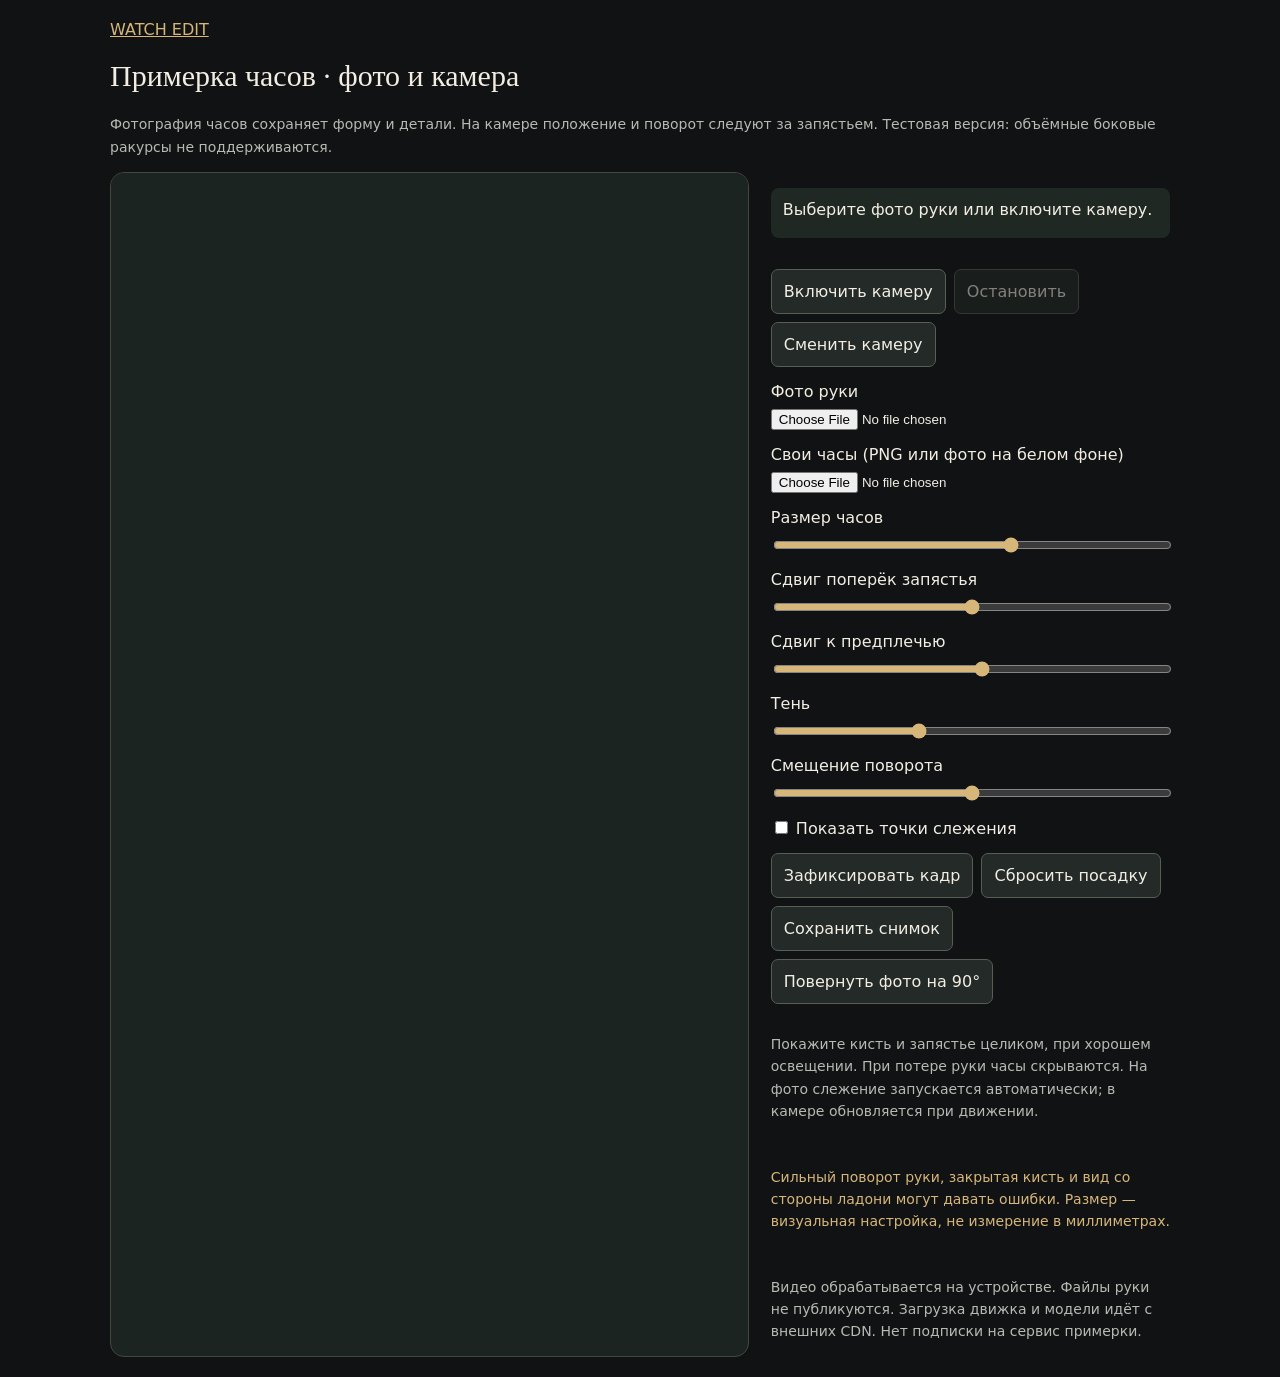
<file: live-ar.html>
<!doctype html><html lang="ru"><meta charset="utf-8"><meta name="viewport" content="width=device-width,initial-scale=1"><title>WATCH EDIT · Tracking Lab</title><link rel="icon" href="data:image/svg+xml,%3Csvg xmlns=%27http://www.w3.org/2000/svg%27 viewBox=%270 0 64 64%27%3E%3Crect x=%2222%22 y=%222%22 width=%2220%22 height=%2260%22 rx=%224%22 fill=%22%2356696F%22/%3E%3Ccircle cx=%2232%22 cy=%2232%22 r=%2218%22 fill=%22%23E0AE5E%22/%3E%3Ccircle cx=%2232%22 cy=%2232%22 r=%2213%22 fill=%22%2310262E%22/%3E%3Cpath d=%22M32 24v8l6 4%22 stroke=%22%23E0AE5E%22 stroke-width=%223%22 fill=%22none%22 stroke-linecap=%22round%22/%3E%3C/svg%3E"><meta name="robots" content="noindex"><style>*{box-sizing:border-box}body{margin:0;background:#101213;color:#f3eee4;font:16px system-ui}main{max-width:1100px;margin:auto;padding:20px}a{color:#d7b67a}h1{font:30px Georgia}.grid{display:grid;grid-template-columns:1.6fr 1fr;gap:22px}.stage{border-radius:14px;overflow:hidden;background:#1c2422;border:1px solid #43493d}canvas{width:100%;display:block;touch-action:none}.controls{display:grid;gap:15px;align-content:start}button{font:inherit;padding:12px;border:1px solid #575e53;border-radius:7px;background:#232a27;color:#f3eee4;cursor:pointer}button:disabled{opacity:.5}label{display:grid;gap:8px}input{max-width:100%}input[type=range]{width:100%;accent-color:#d7b67a}.row{display:flex;gap:8px;flex-wrap:wrap}.note{color:#b5bbb3;font-size:14px;line-height:1.6}#status{padding:12px;background:#202823;border-radius:8px;min-height:50px}.warn{color:#d7b67a}video{display:none}@media(max-width:760px){.grid{display:flex;flex-direction:column}.controls{display:contents}.stage{order:3;max-height:58svh}canvas{height:58svh;width:100%;object-fit:contain}.controls #status{order:0;margin:0}.controls>.row:first-of-type{order:1}.controls>label{order:4}.controls>label:has(#hand){order:2}.controls>.row:not(:first-of-type),.controls>.note{order:5}h1{font-size:25px;margin:16px 0 10px}main{padding:14px}main>.note{font-size:13px}button{min-height:46px}.stage{position:relative}.stage:before{content:"Нажмите «Включить камеру» или выберите фото руки";position:absolute;inset:45% 20px auto;text-align:center;color:#b5bbb3;pointer-events:none}.stage.has-image:before{display:none}}</style><main><a href="./">WATCH EDIT</a><h1>Примерка часов · фото и камера</h1><p class="note">Фотография часов сохраняет форму и детали. На камере положение и поворот следуют за запястьем. Тестовая версия: объёмные боковые ракурсы не поддерживаются.</p><div class="grid"><div class="stage"><canvas id="cv" width="1080" height="1440" aria-label="Примерка на настоящей руке"></canvas><video id="video" autoplay muted playsinline></video></div><div class="controls"><p id="status" role="status">Выберите фото руки или включите камеру.</p><div class="row"><button id="start">Включить камеру</button><button id="stop" disabled>Остановить</button><button id="flip">Сменить камеру</button></div><label>Фото руки<input id="hand" type="file" accept="image/*"></label><label>Свои часы (PNG или фото на белом фоне)<input id="watch" type="file" accept="image/*"></label><label>Размер часов<input id="size" type="range" min="25" max="90" value="64"></label><label>Сдвиг поперёк запястья<input id="side" type="range" min="-50" max="50" value="0"></label><label>Сдвиг к предплечью<input id="offset" type="range" min="-30" max="65" value="20"></label><input id="curve" type="hidden" value="0"><label>Тень<input id="shadow" type="range" min="0" max="50" value="18"></label><label>Смещение поворота<input id="rotation" type="range" min="-90" max="90" value="0"></label><label><span><input id="debug" type="checkbox"> Показать точки слежения</span></label><div class="row"><button id="freeze">Зафиксировать кадр</button><button id="resetFit">Сбросить посадку</button><button id="save">Сохранить снимок</button><button id="rotatePhoto">Повернуть фото на 90°</button></div><p class="note">Покажите кисть и запястье целиком, при хорошем освещении. При потере руки часы скрываются. На фото слежение запускается автоматически; в камере обновляется при движении.</p><p class="note warn">Сильный поворот руки, закрытая кисть и вид со стороны ладони могут давать ошибки. Размер — визуальная настройка, не измерение в миллиметрах.</p><p class="note">Видео обрабатывается на устройстве. Файлы руки не публикуются. Загрузка движка и модели идёт с внешних CDN. Нет подписки на сервис примерки.</p></div></div></main><script type="module">
const $=id=>document.getElementById(id),cv=$('cv'),ctx=cv.getContext('2d'),video=$('video');let lostFrames=0,reacquire=0,lastPoseTime=0;let tracker=null,trackerPromise=null,stream=null,photo=null,watch=null,live=false,raf=0,lastVideo=-1,lastTick=0,pose=null,request=0,face='environment',photoRotation=0;const W=1080,H=1440;
const status=s=>$('status').textContent=s;
async function engine(){if(tracker)return tracker;if(!trackerPromise)trackerPromise=(async()=>{status('Загрузка движка слежения…');const {FilesetResolver,HandLandmarker}=await import('https://cdn.jsdelivr.net/npm/@mediapipe/tasks-vision@0.10.21/vision_bundle.mjs');const files=await FilesetResolver.forVisionTasks('https://cdn.jsdelivr.net/npm/@mediapipe/tasks-vision@0.10.21/wasm');const options={baseOptions:{modelAssetPath:'https://storage.googleapis.com/mediapipe-models/hand_landmarker/hand_landmarker/float16/1/hand_landmarker.task',delegate:'GPU'},runningMode:'IMAGE',numHands:1,minHandDetectionConfidence:.55,minHandPresenceConfidence:.55,minTrackingConfidence:.55};try{tracker=await HandLandmarker.createFromOptions(files,options);}catch(e){options.baseOptions.delegate='CPU';tracker=await HandLandmarker.createFromOptions(files,options);}return tracker;})().catch(e=>{trackerPromise=null;throw e;});return trackerPromise;}
function mapping(im){let iw=im.videoWidth||im.naturalWidth||im.width,ih=im.videoHeight||im.naturalHeight||im.height;let s=Math.min(W/iw,H/ih);return {s,x:(W-iw*s)/2,y:(H-ih*s)/2,w:iw*s,h:ih*s};}
function fitPose(result,im,smooth=false){
 const now=performance.now();if(!result.landmarks?.length){lostFrames++;pose=null;reacquire=0;lastPoseTime=0;return false;}lostFrames=0;
 const lm=result.landmarks[0],map=mapping(im),p=i=>({x:map.x+lm[i].x*map.w,y:map.y+lm[i].y*map.h}),w=p(0),knuckles=[5,9,13,17].map(p),mid={x:knuckles.reduce((a,p)=>a+p.x,0)/4,y:knuckles.reduce((a,p)=>a+p.y,0)/4},a=p(5),b=p(17);
 let dx=mid.x-w.x,dy=mid.y-w.y,length=Math.hypot(dx,dy);if(length<8){pose=null;return false;}
 const span=Math.hypot(a.x-b.x,a.y-b.y),handWidth=Math.max(span,length*.85),ux=dx/length,uy=dy/length,angle=Math.atan2(uy,ux);
 let next={x:w.x,y:w.y,ux,uy,width:handWidth,angle,lm:lm.map((_,i)=>p(i))};
 if(smooth&&pose){const dt=Math.min(.12,Math.max(.01,(now-lastPoseTime)/1000)),move=Math.hypot(next.x-pose.x,next.y-pose.y),da=Math.atan2(Math.sin(angle-pose.angle),Math.cos(angle-pose.angle));
 // Adapt position to motion while filtering scale independently.
 const posAlpha=1-Math.exp(-dt*(move>handWidth*.08?24:8)),angleAlpha=1-Math.exp(-dt*(Math.abs(da)>.08?20:7)),sizeAlpha=1-Math.exp(-dt*3);
 for(const k of ['x','y'])next[k]=pose[k]+(next[k]-pose[k])*posAlpha;
 next.width=pose.width+(next.width-pose.width)*sizeAlpha;next.angle=pose.angle+da*angleAlpha;next.ux=Math.cos(next.angle);next.uy=Math.sin(next.angle);
 }
 lastPoseTime=now;pose=next;return true;
}
function triangle(q,uv,alpha=1){let a=uv[1][0]-uv[0][0],b=uv[1][1]-uv[0][1],c=uv[2][0]-uv[0][0],d=uv[2][1]-uv[0][1],det=a*d-c*b;if(Math.abs(det)<1e-5)return;let dx=q[1].x-q[0].x,dy=q[1].y-q[0].y,ex=q[2].x-q[0].x,ey=q[2].y-q[0].y,A=(dx*d-ex*b)/det,B=(dy*d-ey*b)/det,C=(ex*a-dx*c)/det,D=(ey*a-dy*c)/det;ctx.save();ctx.beginPath();q.forEach((p,i)=>i?ctx.lineTo(p.x,p.y):ctx.moveTo(p.x,p.y));ctx.closePath();ctx.clip();ctx.globalAlpha=alpha;ctx.transform(A,B,C,D,q[0].x-A*uv[0][0]-C*uv[0][1],q[0].y-B*uv[0][0]-D*uv[0][1]);ctx.drawImage(watch,0,0);ctx.restore();}
function renderWatch(){if(!pose||!watch)return;const width=pose.width*Number($('size').value)/100,height=width*watch.height/watch.width,offset=Number($('offset').value)/100*pose.width,side=Number($('side').value)/100*pose.width;
 ctx.save();ctx.translate(pose.x-pose.ux*offset-pose.uy*side,pose.y-pose.uy*offset+pose.ux*side);ctx.rotate(pose.angle+Number($('rotation').value)*Math.PI/180);ctx.imageSmoothingEnabled=true;ctx.imageSmoothingQuality='high';
 ctx.shadowColor='rgba(20,12,7,'+Number($('shadow').value)/100+')';ctx.shadowBlur=Math.max(2,width*.018);ctx.shadowOffsetX=width*.004;ctx.shadowOffsetY=width*.009;
 ctx.drawImage(watch,-width/2,-height/2,width,height);ctx.restore();}
function draw(){ctx.clearRect(0,0,W,H);ctx.fillStyle='#1c2422';ctx.fillRect(0,0,W,H);let im=live?video:photo;if(!im||(live&&video.readyState<2))return;let m=mapping(im);ctx.save();ctx.translate(W/2,H/2);if(!live)ctx.rotate(photoRotation);ctx.translate(-W/2,-H/2);document.querySelector('.stage').classList.add('has-image');ctx.drawImage(im,m.x,m.y,m.w,m.h);renderWatch();if($('debug').checked&&pose){ctx.fillStyle='#9cff7a';for(let p of pose.lm){ctx.beginPath();ctx.arc(p.x,p.y,4,0,Math.PI*2);ctx.fill();}}ctx.restore();}
async function detectPhoto(){if(!photo)return;const id=++request;try{const t=await engine();if(id!==request)return;await t.setOptions({runningMode:'IMAGE'});pose=null;const found=fitPose(t.detect(photo),photo);status(found?'Запястье найдено. Подгоните размер и посадку.':'Рука не найдена. Покажите кисть и запястье целиком.');draw();}catch(e){status('Слежение недоступно в этом браузере: '+String(e.message||e).slice(0,180)+'. Откройте страницу в Safari или Chrome с поддержкой WebGL.');}}
function shutdown(){live=false;cancelAnimationFrame(raf);if(stream)stream.getTracks().forEach(t=>t.stop());stream=null;video.srcObject=null;pose=null;$('stop').disabled=true;$('start').disabled=false;}
async function start(){shutdown();const id=++request;$('start').disabled=true;$('stop').disabled=false;try{const t=await engine();if(id!==request)return;await t.setOptions({runningMode:'VIDEO'});const st=await navigator.mediaDevices.getUserMedia({video:{facingMode:{ideal:face},width:{ideal:1920},height:{ideal:1440}},audio:false});if(id!==request){st.getTracks().forEach(t=>t.stop());return;}stream=st;video.srcObject=st;await video.play();if(id!==request)return;live=true;photo=null;lastVideo=-1;lastTick=0;$('stop').disabled=false;status('Камера включена. Покажите кисть и запястье.');loop(performance.now());}catch(e){if(id!==request)return;shutdown();status(e.name==='NotAllowedError'?'Нет разрешения камеры. Разрешите её в браузере или выберите фото.':'Камера или движок недоступны. Можно проверить на фотографии.');}}
function loop(now){if(!live)return;if(video.readyState>=2&&video.currentTime!==lastVideo&&now-lastTick>45){lastVideo=video.currentTime;lastTick=now;try{let found=fitPose(tracker.detectForVideo(video,now),video,true);status(found?'Слежение активно · часы привязаны к запястью':'Рука потеряна · часы скрыты');}catch(e){shutdown();status('Слежение остановлено из-за ошибки. Включите камеру снова.');return;}}draw();raf=requestAnimationFrame(loop);}
function cleanWatch(im){const c=document.createElement('canvas'),scale=Math.min(1,1600/Math.max(im.width,im.height));c.width=Math.round(im.width*scale);c.height=Math.round(im.height*scale);const x=c.getContext('2d',{willReadFrequently:true});x.drawImage(im,0,0,c.width,c.height);const img=x.getImageData(0,0,c.width,c.height),d=img.data,w=c.width,h=c.height,n=w*h,seen=new Uint8Array(n),queue=new Int32Array(n);let head=0,tail=0;function push(i){if(seen[i])return;seen[i]=1;const p=i*4,min=Math.min(d[p],d[p+1],d[p+2]),max=Math.max(d[p],d[p+1],d[p+2]);if(d[p+3]<8||(min>238&&max-min<15)){queue[tail++]=i;d[p+3]=0;}}for(let xx=0;xx<w;xx++){push(xx);push((h-1)*w+xx);}for(let yy=0;yy<h;yy++){push(yy*w);push(yy*w+w-1);}while(head<tail){let i=queue[head++],xx=i%w;if(xx)push(i-1);if(xx<w-1)push(i+1);if(i>=w)push(i-w);if(i<n-w)push(i+w);}let left=w,top=h,right=-1,bottom=-1;for(let i=0;i<n;i++)if(d[i*4+3]>8){let xx=i%w,yy=Math.floor(i/w);left=Math.min(left,xx);right=Math.max(right,xx);top=Math.min(top,yy);bottom=Math.max(bottom,yy);}x.putImageData(img,0,0);if(right<left)return c;const out=document.createElement('canvas');out.width=right-left+1;out.height=bottom-top+1;out.getContext('2d').drawImage(c,left,top,out.width,out.height,0,0,out.width,out.height);return out;}
function loadFile(file,done){if(!file)return;const url=URL.createObjectURL(file),im=new Image();im.onload=()=>{URL.revokeObjectURL(url);done(im);};im.onerror=()=>{URL.revokeObjectURL(url);status('Фотография не открылась. Выберите JPEG или PNG.');};im.src=url;}
$('hand').onchange=e=>{++request;shutdown();photoRotation=0;loadFile(e.target.files[0],im=>{photo=im;draw();detectPhoto();});};$('watch').onchange=e=>loadFile(e.target.files[0],im=>{watch=cleanWatch(im);draw();});$('start').onclick=start;$('stop').onclick=()=>{++request;shutdown();status('Камера остановлена.');draw();};$('flip').onclick=()=>{face=face==='environment'?'user':'environment';if(live)start();};$('rotatePhoto').onclick=()=>{if(live){status('Для поворота фото сначала остановите камеру и загрузите снимок.');return;}photoRotation=(photoRotation+Math.PI/2)%(Math.PI*2);draw();};for(let id of ['size','offset','side','curve','shadow','rotation','debug'])$(id).oninput=function(){saveFit();draw();};

function saveFit(){try{const settings={};for(const id of ['size','offset','side','shadow','rotation'])settings[id]=Number($(id).value);localStorage.setItem('watch_tracking_fit_v2',JSON.stringify(settings));}catch(e){}}
function restoreFit(){try{const settings=JSON.parse(localStorage.getItem('watch_tracking_fit_v2')||'{}');for(const id of ['size','offset','side','shadow','rotation']){const val=settings[id],el=$(id);if(Number.isFinite(val)&&val>=Number(el.min)&&val<=Number(el.max))el.value=val;}}catch(e){}}
$('resetFit').onclick=()=>{for(const [id,value] of Object.entries({size:64,offset:20,side:0,shadow:18,rotation:0}))$(id).value=value;saveFit();draw();};
$('freeze').onclick=()=>{if(!live||!pose){status('Для фиксации включите камеру и покажите руку.');return;}const c=document.createElement('canvas');c.width=W;c.height=H;const m=mapping(video);c.getContext('2d').drawImage(video,m.x,m.y,m.w,m.h);const current=pose;const im=new Image();im.onload=()=>{++request;shutdown();photo=im;photoRotation=0;pose=current;status('Кадр зафиксирован. Настройте посадку или сохраните снимок.');draw();};im.src=c.toDataURL('image/jpeg',.98);};restoreFit();

$('save').onclick=()=>{if(!pose){status('Сначала загрузите руку и дождитесь распознавания.');return;}cv.toBlob(b=>{if(!b)return;const url=URL.createObjectURL(b),a=document.createElement('a');a.href=url;a.download='watch-try-on.png';a.click();setTimeout(()=>URL.revokeObjectURL(url),5000);});};document.addEventListener('visibilitychange',()=>{if(document.hidden&&live){++request;shutdown();status('Камера остановлена при уходе со страницы.');}});window.addEventListener('pagehide',()=>{++request;shutdown();});const init=new Image();init.onload=()=>{watch=cleanWatch(init);draw();};init.onerror=()=>status('Загрузите PNG часов без фона и фото руки.');init.src='img/wmv77oa07d4u-cut.png';draw();
</script></html>
</file>
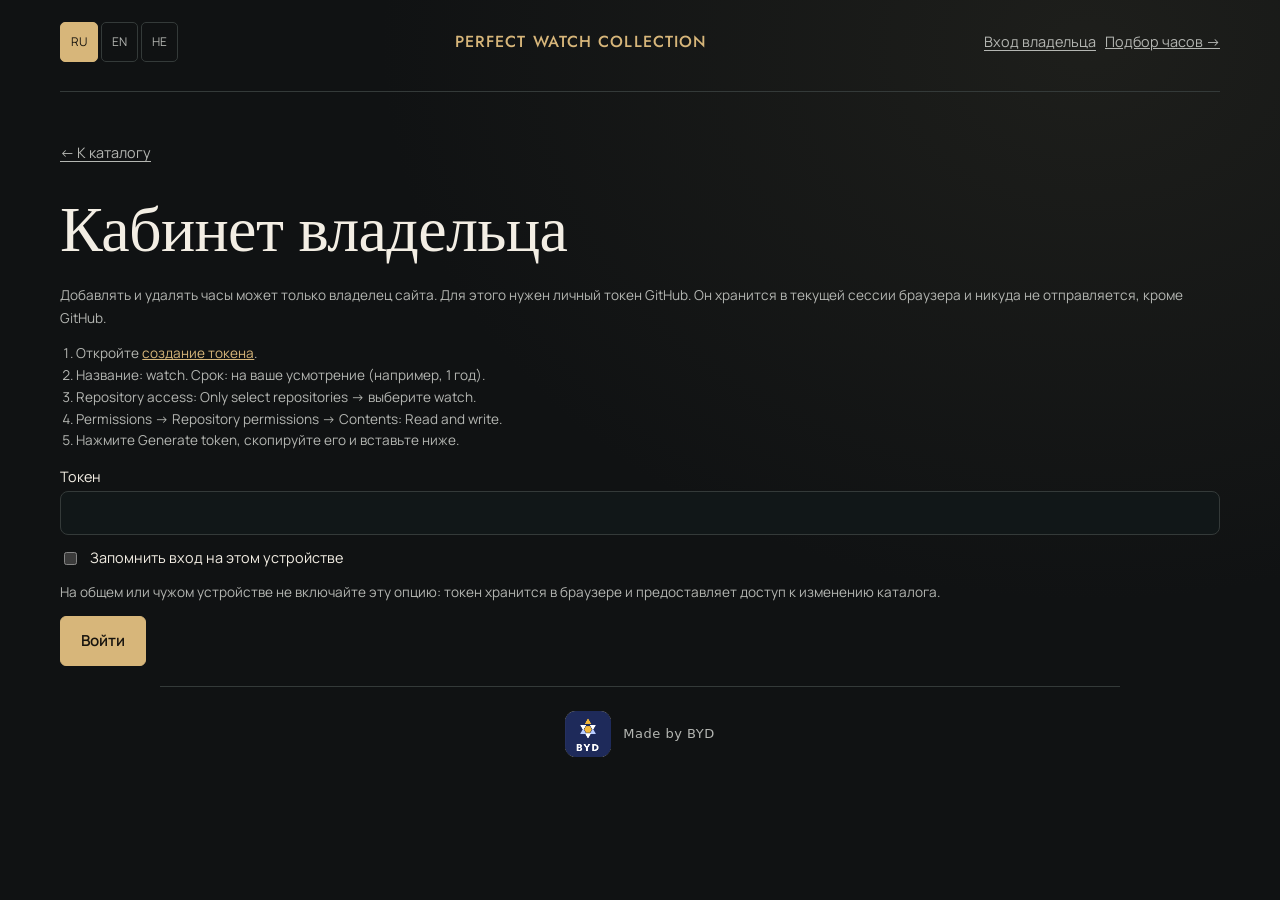
<file: owner.html>
<!doctype html>
<html lang="ru">
<head>
<meta charset="utf-8">
<meta name="viewport" content="width=device-width,initial-scale=1">
<title>Perfect Watch Collection — управление каталогом</title><link rel="icon" href="data:image/svg+xml,%3Csvg xmlns=%27http://www.w3.org/2000/svg%27 viewBox=%270 0 64 64%27%3E%3Crect x=%2222%22 y=%222%22 width=%2220%22 height=%2260%22 rx=%224%22 fill=%22%2356696F%22/%3E%3Ccircle cx=%2232%22 cy=%2232%22 r=%2218%22 fill=%22%23E0AE5E%22/%3E%3Ccircle cx=%2232%22 cy=%2232%22 r=%2213%22 fill=%22%2310262E%22/%3E%3Cpath d=%22M32 24v8l6 4%22 stroke=%22%23E0AE5E%22 stroke-width=%223%22 fill=%22none%22 stroke-linecap=%22round%22/%3E%3C/svg%3E"><meta name="robots" content="noindex"><meta name="description" content="Управление каталогом Perfect Watch Collection: добавление и удаление часов.">
<link rel="preconnect" href="https://fonts.googleapis.com">
<link rel="preconnect" href="https://fonts.gstatic.com" crossorigin>
<link rel="stylesheet" href="https://fonts.googleapis.com/css2?family=Jost:wght@400;500;600&family=Manrope:wght@400;500;600;700&family=IBM+Plex+Mono:wght@400;500&display=swap">
<style>
/* Layout: toolbar, responsive card grid, editor and try-on as separate screens. */
:root{
  --bg:#E8ECEE; --surface:#F5F7F8; --ink:#10262E; --muted:#56696F; --line:#C6CFD3;
  --accent:#8F5F14; --accent-ink:#FFFFFF; --focus:#1E6F8C; --track:#D3DADD;
  --f-display:'Jost','Futura','Century Gothic',system-ui,sans-serif;
  --f-body:'Manrope',system-ui,-apple-system,'Segoe UI',Roboto,sans-serif;
  --f-mono:'IBM Plex Mono',ui-monospace,Menlo,Consolas,monospace;
}
@media (prefers-color-scheme: dark){
  :root:not([data-theme="light"]){
    --bg:#0B171C; --surface:#12232A; --ink:#E7EEF0; --muted:#8CA1A9; --line:#25393F;
    --accent:#E0AE5E; --accent-ink:#1A1204; --focus:#6FC3DE; --track:#223840; color-scheme:dark;
  }
}
:root[data-theme="dark"]{
  --bg:#0B171C; --surface:#12232A; --ink:#E7EEF0; --muted:#8CA1A9; --line:#25393F;
  --accent:#E0AE5E; --accent-ink:#1A1204; --focus:#6FC3DE; --track:#223840; color-scheme:dark;
}
*{box-sizing:border-box}
html,body{min-height:100%}
body{background:var(--bg);color:var(--ink);font-family:var(--f-body);font-size:16px;line-height:1.5;padding-inline:16px;padding-block:8px 48px;-webkit-text-size-adjust:100%}
h1,h2,h3{font-family:var(--f-display);font-weight:500;margin:0;text-wrap:balance;letter-spacing:-.01em}
p{margin:0}
button{font:inherit;color:inherit}
.wrap{max-width:960px;margin-inline:auto}
.narrow{max-width:620px}
.mono{font-family:var(--f-mono);font-size:.78rem;letter-spacing:.02em;color:var(--muted);font-variant-numeric:tabular-nums}
.topbar{display:flex;align-items:center;justify-content:space-between;gap:12px;padding-block:10px 18px}
.brand{font-family:var(--f-display);font-weight:500;font-size:.82rem;letter-spacing:.2em;text-transform:uppercase}
.link{background:none;border:0;padding:8px 0;color:var(--muted);cursor:pointer;text-decoration:underline;text-underline-offset:3px;font-size:.9rem}
.link:hover{color:var(--ink)}
:focus-visible{outline:2px solid var(--focus);outline-offset:2px}

.btn{display:inline-flex;align-items:center;justify-content:center;gap:8px;min-height:48px;padding:10px 20px;border:1px solid var(--line);border-radius:8px;background:var(--surface);color:var(--ink);cursor:pointer;font-weight:600;font-size:.95rem}
.btn:hover{border-color:var(--muted)}
.btn-primary{background:var(--accent);border-color:var(--accent);color:var(--accent-ink)}
.btn-primary:hover{filter:brightness(1.06);border-color:var(--accent)}

/* Intro */
.hero h1{font-size:clamp(2.1rem,8vw,3.6rem);line-height:1.04;margin-bottom:16px}
.hero p.lead{font-size:1.06rem;color:var(--muted);max-width:46ch;margin-bottom:24px}
.trio{display:grid;grid-template-columns:repeat(3,1fr);gap:8px;margin-block:8px 28px;max-width:560px}
.trio figure{margin:0;display:flex;flex-direction:column;gap:4px;min-width:0}
.trio svg{width:100%;height:auto;display:block}
.trio figcaption{display:flex;justify-content:space-between;gap:6px;border-top:1px solid var(--line);padding-top:6px}
.cta-row{display:flex;flex-wrap:wrap;align-items:center;gap:12px}
.cta-row .btn{flex:1 1 180px;max-width:260px}
.cta-note{margin-top:14px;max-width:46ch}
.picker-empty{font-size:.9rem;color:var(--muted);padding:10px 2px}

/* Quiz */
.ticks{display:flex;gap:4px;align-items:flex-end;height:22px;margin-bottom:10px}
.ticks i{flex:1;height:10px;background:var(--track);border-radius:1px;transition:height .2s,background .2s}
.ticks i.done{background:var(--accent)}
.ticks i.now{height:22px;background:var(--accent)}
.qhead{display:flex;justify-content:space-between;align-items:baseline;margin-bottom:18px}
.q-title{font-size:clamp(1.55rem,5.5vw,2.1rem);line-height:1.12;margin-bottom:20px}
.opts{display:flex;flex-direction:column;gap:10px}
.opt{display:flex;flex-direction:column;align-items:flex-start;gap:2px;width:100%;text-align:left;padding:14px 16px;min-height:58px;background:var(--surface);border:1px solid var(--line);border-radius:8px;cursor:pointer;transition:border-color .15s,box-shadow .15s}
.opt:hover{border-color:var(--muted)}
.opt .l{font-weight:600}
.opt .s{font-size:.85rem;color:var(--muted)}
.opt.sel{border-color:var(--accent);box-shadow:inset 0 0 0 1px var(--accent)}
.qfoot{margin-top:14px;min-height:40px}
.fade{animation:fade .25s ease both}
@keyframes fade{from{opacity:0;transform:translateY(6px)}to{opacity:1;transform:none}}

/* Results */
.res-head{margin-bottom:18px}
.res-head h2{font-size:clamp(1.8rem,6vw,2.6rem);line-height:1.08;margin-bottom:6px}
.top{display:grid;grid-template-columns:1fr;gap:18px;background:var(--surface);border:1px solid var(--line);border-radius:10px;padding:16px}
.top .pic{max-width:260px;width:100%;margin-inline:auto;min-width:0}
.top .pic svg,.mini .pic svg{width:100%;height:auto;display:block}
.top .info{min-width:0;display:flex;flex-direction:column;gap:12px}
.rank{display:flex;align-items:baseline;gap:10px}
.pct{font-family:var(--f-mono);font-size:2.2rem;font-weight:500;color:var(--accent);line-height:1;font-variant-numeric:tabular-nums}
.name{font-family:var(--f-display);font-size:1.7rem;font-weight:500;line-height:1.1}
.blurb{color:var(--muted)}
.chips{display:flex;flex-wrap:wrap;gap:6px}
.chip{font-size:.8rem;padding:4px 10px;border:1px solid var(--line);border-radius:999px;background:var(--bg)}
.specs{display:grid;grid-template-columns:auto 1fr;gap:4px 14px;margin:0;font-size:.9rem}
.specs dt{color:var(--muted)}
.specs dd{margin:0;font-weight:600;min-width:0}
.sub{font-family:var(--f-display);font-weight:500;font-size:1.2rem;margin-block:28px 12px}
.minis{display:grid;grid-template-columns:1fr;gap:12px}
.mini{display:grid;grid-template-columns:96px 1fr;gap:14px;align-items:center;background:var(--surface);border:1px solid var(--line);border-radius:10px;padding:12px}
.mini .pic{min-width:0}
.mini .body{min-width:0;display:flex;flex-direction:column;gap:6px;align-items:flex-start}
.mini .name{font-size:1.2rem}
.duo{display:grid;grid-template-columns:1fr;gap:4px 28px}
.scale{padding-top:6px}
.track{position:relative;height:10px;border-radius:5px;background:linear-gradient(90deg,var(--track),var(--line));margin-block:10px 8px}
.track .band{position:absolute;top:-4px;bottom:-4px;border-radius:7px;background:color-mix(in srgb,var(--accent) 28%,transparent);border:1px solid var(--accent)}
.track .dot{position:absolute;top:50%;width:18px;height:18px;margin:-9px 0 0 -9px;border-radius:50%;background:var(--ink);border:3px solid var(--bg)}
.ends{display:flex;justify-content:space-between;gap:8px;margin-bottom:8px}
.cal{list-style:none;margin:0;padding:0;display:flex;flex-direction:column;gap:6px}
.cal li{display:flex;justify-content:space-between;align-items:center;gap:10px;padding:9px 12px;border:1px solid var(--line);border-radius:8px;background:var(--surface);border-left-width:4px}
.cal li.ok{border-left-color:#2f8a57}
.cal li.mid{border-left-color:#c18a1e}
.cal li.no{border-left-color:#b5483d}
.fit{font-size:.9rem;min-height:1.4em}
.ctl.wr{grid-template-columns:150px 1fr}
.ctl.wr input[type=text],.ctl.wr input{min-height:40px;padding:6px 10px;border:1px solid var(--line);border-radius:8px;background:var(--surface);color:var(--ink);font:inherit;width:100%;min-width:0}
@media (min-width:720px){.duo{grid-template-columns:1fr 1fr}}
.tech{margin-top:2px;border-top:1px solid var(--line);padding-top:8px}
.tech summary{cursor:pointer;font-weight:600;font-size:.9rem;padding-block:4px}
.tech .specs{margin-block:8px}
.src{font-size:.82rem;color:var(--muted);overflow-wrap:anywhere}
.note{font-size:.8rem;color:var(--muted);margin-top:18px;max-width:70ch}
.cut-title{font-size:1.6rem;margin-block:4px 6px}
.cut-grid{display:grid;grid-template-columns:1fr;gap:16px;margin-block:14px}
.cut-grid canvas{width:100%;height:auto;max-width:520px;display:block;border:1px solid var(--line);border-radius:10px;touch-action:none;background:var(--surface)}
.cut-grid canvas#cp{background-color:#e9ecee;background-image:linear-gradient(45deg,#cfd5d8 25%,transparent 25%,transparent 75%,#cfd5d8 75%),linear-gradient(45deg,#cfd5d8 25%,transparent 25%,transparent 75%,#cfd5d8 75%);background-size:20px 20px;background-position:0 0,10px 10px}
.cut-ctl{display:flex;flex-direction:column;gap:12px;max-width:520px}
.chk-row{display:flex;align-items:center;gap:10px;font-size:.9rem}
.pick img{width:100%;height:56px;object-fit:contain;display:block}
@media (min-width:720px){.cut-grid{grid-template-columns:1fr 1fr}}
.cat-head{display:flex;flex-wrap:wrap;align-items:center;justify-content:space-between;gap:12px;margin-block:4px 6px}
.cat-grid{display:grid;grid-template-columns:repeat(auto-fill,minmax(210px,1fr));gap:14px;margin-top:14px}
.cat-card{display:flex;flex-direction:column;min-width:0;background:var(--surface);border:1px solid var(--line);border-radius:10px;overflow:hidden}
.cat-pic{aspect-ratio:1/1;background:var(--track);line-height:0}
.cat-pic img{width:100%;height:100%;object-fit:cover;display:block}
.cat-info{display:flex;flex-direction:column;gap:10px;padding:12px;min-width:0}
.cat-info .name{font-size:1.15rem;overflow-wrap:anywhere}
.cat-info .btn{flex:1 1 90px;min-height:44px;padding-inline:12px}
.empty{grid-column:1/-1;color:var(--muted);max-width:52ch;padding-block:8px}
.again{margin-top:22px}
.multi-hint{margin:-10px 0 14px}
.next-row{margin-top:16px}
.btn:disabled{opacity:.45;cursor:default}
.specs dd{font-weight:500}

/* Try-on */
.back{margin-bottom:6px}
.try-grid{display:grid;grid-template-columns:1fr;gap:18px}
.stage{position:relative;width:100%;max-width:480px;margin-inline:auto;border-radius:10px;overflow:hidden;border:1px solid var(--line);background:#cfd6d9;line-height:0}
.stage canvas{width:100%;height:auto;aspect-ratio:3/4;display:block;touch-action:none;cursor:grab}
.stage canvas:active{cursor:grabbing}
.badge{position:absolute;left:10px;top:10px;line-height:1.2;background:rgba(16,38,46,.78);color:#fff;font-family:var(--f-mono);font-size:.72rem;padding:5px 9px;border-radius:4px;letter-spacing:.04em}
.panel{min-width:0;display:flex;flex-direction:column;gap:14px}
.panel h2{font-size:1.7rem;line-height:1.1}
.picker{display:flex;gap:8px;overflow-x:auto;padding-bottom:6px;margin-inline:-2px;padding-inline:2px;scroll-snap-type:x proximity}
.pick{flex:0 0 76px;scroll-snap-align:start;background:var(--surface);border:1px solid var(--line);border-radius:8px;padding:6px 4px 6px;cursor:pointer;display:flex;flex-direction:column;align-items:center;gap:2px}
.pick svg{width:100%;height:auto;display:block}
.pick span{font-size:.68rem;line-height:1.15;text-align:center;color:var(--muted);max-width:100%;overflow-wrap:anywhere}
.pick[aria-selected="true"]{border-color:var(--accent);box-shadow:inset 0 0 0 1px var(--accent)}
.pick[aria-selected="true"] span{color:var(--ink);font-weight:600}
.photo-actions,.row{display:flex;flex-wrap:wrap;gap:10px}
.photo-actions .btn{flex:1 1 150px}
.ctl{display:grid;grid-template-columns:84px 1fr 52px;align-items:center;gap:10px;font-size:.9rem}
.ctl output{font-family:var(--f-mono);font-size:.78rem;color:var(--muted);text-align:right}
.ctl input[type=range]{width:100%;accent-color:var(--accent);min-width:0}
.hint{font-size:.85rem;color:var(--muted)}
.toast{position:fixed;left:16px;right:16px;bottom:calc(16px + env(safe-area-inset-bottom,0px));max-width:420px;margin-inline:auto;background:var(--ink);color:var(--bg);padding:10px 14px;border-radius:8px;font-size:.9rem;opacity:0;pointer-events:none;transform:translateY(8px);transition:opacity .2s,transform .2s}
.toast.on{opacity:1;transform:none}

@media (min-width:720px){
  .top{grid-template-columns:240px 1fr;padding:22px;gap:28px}
  .minis{grid-template-columns:1fr 1fr}
  .try-grid{grid-template-columns:minmax(0,440px) minmax(0,1fr);gap:32px;align-items:start}
  .stage{margin-inline:0}
}
@media (prefers-reduced-motion:reduce){
  .fade{animation:none}
  .ticks i,.opt,.toast{transition:none}
}

.fchips{display:flex;flex-wrap:wrap;gap:8px;margin-block:14px 4px}
.fchip{min-height:40px;padding:6px 14px;border:1px solid var(--line);border-radius:999px;background:var(--surface);cursor:pointer;font-size:.9rem}
.fchip[aria-pressed="true"]{border-color:var(--accent);box-shadow:inset 0 0 0 1px var(--accent);font-weight:600}
.form-grid{display:grid;grid-template-columns:1fr;gap:12px;max-width:520px}
.fld{display:flex;flex-direction:column;gap:4px;min-width:0;font-size:.9rem}
.fld input,.fld select{min-height:44px;padding:8px 10px;border:1px solid var(--line);border-radius:8px;background:var(--surface);color:var(--ink);font:inherit;width:100%;min-width:0}
.fld-row{display:grid;grid-template-columns:1fr 1fr;gap:12px}
.cat-meta{font-size:.85rem;color:var(--muted);display:flex;flex-wrap:wrap;gap:4px 10px}
.price{font-family:var(--f-mono);font-size:.9rem}
.cat-link{font-size:.85rem;color:var(--muted)}
.toplink{font-size:.9rem;color:var(--muted)}
.cat-count{font-family:var(--f-mono);font-size:.8rem;color:var(--muted)}
[hidden]{display:none !important}

:root,:root:not([data-theme="light"]),:root[data-theme="dark"]{--bg:#101213;--surface:#191d1e;--ink:#f3eee4;--muted:#b4b6b2;--line:#343a39;--accent:#d7b67a;--accent-ink:#17140e;--focus:#e6c994;--track:#272e2d;color-scheme:dark}
body{margin:0;background:radial-gradient(ellipse at 85% 5%,#34332960,transparent 46%),var(--bg);padding:0 24px 56px;overflow-wrap:break-word}
.wrap{max-width:1160px}.topbar{min-height:92px;border-bottom:1px solid var(--line);margin-bottom:42px;flex-wrap:wrap}.brand{font-size:1.1rem;letter-spacing:.25em;color:var(--accent)}
a{color:var(--accent)}.link,.toplink{color:var(--muted)}.btn{border-radius:6px;min-height:50px;transition:background .2s,transform .2s}.btn:hover{transform:translateY(-1px)}.btn-primary{background:var(--accent);color:var(--accent-ink)}
.site-nav{display:flex;gap:8px;flex-wrap:wrap}.site-nav a{text-decoration:none;padding:10px 14px;border-radius:6px;font-size:.88rem;min-height:44px;display:flex;align-items:center}.site-nav a[aria-current="page"]{background:var(--accent);color:var(--accent-ink)}
.hero.narrow{max-width:none;display:grid;grid-template-columns:1.1fr 1fr;gap:24px 56px;align-items:center;padding:24px 0 48px}.hero-copy{max-width:650px}.eyebrow{font-family:var(--f-mono);font-size:.75rem;letter-spacing:.15em;color:var(--accent);margin-bottom:24px}.hero h1{font-family:Georgia,'Times New Roman',serif;font-size:clamp(2.8rem,5.7vw,5.2rem);font-weight:400;line-height:1.04;letter-spacing:-.04em;margin-bottom:24px}.hero p.lead{font-size:1.02rem;line-height:1.8;max-width:48ch}.hero-art{position:relative;background:radial-gradient(ellipse,#5a59443b,transparent 70%),linear-gradient(145deg,#252a27,#151918);border:1px solid #4b4b3b;border-radius:180px 180px 12px 12px;padding:42px 20px 26px;min-width:0}.hero-art:before{content:'Perfect Watch Collection';display:block;text-align:center;font-size:.65rem;letter-spacing:.28em;color:var(--accent);margin:10px 0 16px}.trio{max-width:none;margin:0;gap:10px;align-items:center}.trio figure:nth-child(2){transform:translateY(-12px)}.trio figcaption{justify-content:center;font-size:.66rem;white-space:nowrap}.hero-art .art-note{text-align:center;font-size:.72rem;color:var(--muted);margin-top:22px;line-height:1.6}.feature-strip{display:grid;grid-template-columns:repeat(3,1fr);border-block:1px solid var(--line);padding:24px 0;gap:30px;margin-bottom:38px}.feature-strip strong{display:block;font-size:.95rem;margin-bottom:6px}.feature-strip p{font-size:.82rem;color:var(--muted);line-height:1.7}.feature-strip span{font-family:var(--f-mono);color:var(--accent);font-size:.68rem;display:block;margin-bottom:12px}.site-foot{border-top:1px solid var(--line);padding-top:20px;margin-top:44px;display:flex;justify-content:space-between;gap:20px;color:var(--muted);font-size:.75rem}.narrow{max-width:680px;margin-inline:auto}.q-title{font-size:2rem}.opt{padding:17px 20px}.top,.mini{border-radius:14px}.cat-grid{grid-template-columns:repeat(auto-fill,minmax(245px,1fr));gap:24px}.cat-card{border-radius:12px}.cat-pic{background:radial-gradient(ellipse,#495044,#202624);padding:22px}.cat-pic img{object-fit:contain;border-radius:4px}.cat-info{padding:20px;gap:14px}.cat-info .name{font-size:1.4rem}.price{color:var(--accent);font-size:1.1rem}.cut-title{font-family:Georgia,serif;font-size:2.5rem;font-weight:400}.fld input,.fld select{background:#111718}.hint{line-height:1.7}.catalog-intro{max-width:620px;margin-bottom:24px}.catalog-tools{display:flex;gap:12px;flex-wrap:wrap;margin:24px 0 10px}.catalog-tools .fld{flex:1 1 220px}.catalog-tools select{max-width:100%}#catalogFrame{width:100%;border:0;display:block;min-height:680px;background:transparent}body[data-embed="true"]{overflow-x:hidden;padding:0 0 24px;background:var(--bg)}body[data-embed="true"] .topbar{display:none}body[data-embed="true"] .wrap{max-width:none}body[data-embed="true"] .site-foot{display:none}
@media(max-width:720px){body{padding-inline:18px}.topbar{min-height:86px;margin-bottom:28px;gap:14px;padding-block:18px}.brand{font-size:.9rem}.site-nav{gap:3px;width:100%;justify-content:space-between}.site-nav a{font-size:.78rem;padding:9px 10px}.hero.narrow{grid-template-columns:1fr;gap:30px;padding-top:0}.hero h1{font-size:3.25rem}.hero-art{max-width:440px;width:100%;margin-inline:auto;padding-top:28px}.hero p.lead{font-size:.94rem}.feature-strip{gap:16px;padding-block:20px}.feature-strip strong{font-size:.8rem}.feature-strip p{font-size:.74rem}.cat-grid{grid-template-columns:repeat(2,minmax(0,1fr));gap:12px}.cat-info{padding:12px;gap:10px}.cat-info .name{font-size:1.08rem}.cat-pic{padding:10px}.cat-info .row{gap:6px}.cat-info .btn{font-size:.85rem;padding-inline:8px}.ctl{grid-template-columns:76px 1fr 42px;gap:7px}.site-foot{flex-direction:column;gap:8px}.hero .cta-row .btn{max-width:none} }
@media(max-width:360px){.cat-grid{grid-template-columns:1fr}.hero h1{font-size:2.7rem}.feature-strip{grid-template-columns:1fr}}
@media(prefers-reduced-motion:reduce){.btn{transition:none}.btn:hover{transform:none}}

.language-picker{display:inline-flex;gap:3px;align-items:center;direction:ltr}.language-picker button{background:transparent;border:1px solid var(--line);border-radius:5px;color:var(--muted);font:inherit;font-size:.75rem;min-height:40px;padding:7px 10px;cursor:pointer}.language-picker button[aria-pressed="true"]{background:var(--accent);color:var(--accent-ink);border-color:var(--accent)}[dir="rtl"] .opt{text-align:right;align-items:flex-start}[dir="rtl"] .cal li{border-left-width:1px;border-right-width:4px}[dir="rtl"] .ctl output{text-align:left}[dir="rtl"] .hero h1{font-family:var(--f-display);letter-spacing:-.015em}[dir="rtl"] .track{direction:ltr}[dir="rtl"] .brand{direction:ltr}[dir="rtl"] .badge{left:auto;right:10px}.cat-pic img{object-fit:contain}.form-note{padding:14px;border:1px solid var(--line);border-radius:8px;margin-bottom:20px;color:var(--muted);font-size:.85rem}body[data-embed="true"] .language-picker{display:none}
.topbar .brand{font-size:clamp(.78rem,2.5vw,1rem);letter-spacing:.07em;white-space:normal;line-height:1.25;min-width:0;max-width:100%}
/* Keep owner dashboard within narrow mobile viewports. */
html,body{max-width:100%;overflow-x:clip}
#v-owner,#ownerLogged,#ownerLoginForm{max-width:100%;min-width:0;overflow-wrap:anywhere}
#v-owner .cut-title{font-size:clamp(2rem,8vw,4rem);overflow-wrap:break-word}
#v-owner .btn{max-width:100%;white-space:normal}
#toast{max-width:calc(100vw - 24px);overflow-wrap:anywhere}
</style>
<script src="locale.js?v=20261015photo1" defer></script>
<script src="watch-real.js?v=20261015-real2" defer></script><script src="made-by-byd.js?v=20261014w" defer></script></head>
<body>

<div class="wrap">
  <header class="topbar"><div class="language-picker" role="group" aria-label="Language"><button type="button" data-lang="ru">RU</button><button type="button" data-lang="en">EN</button><button type="button" data-lang="he">HE</button></div>
    <a class="brand" href="./" style="text-decoration:none">Perfect Watch Collection</a>
    <span><button class="link" id="btnOwner" type="button">Вход владельца</button> &nbsp; <a class="toplink" href="index.html">Подбор часов →</a></span>
  </header>

  <main>
    <section id="v-cat">
      <div class="cat-head">
        <h1 class="cut-title">Ваша следующая история</h1>
        <button class="btn btn-primary" id="btnCatAdd" type="button" hidden>Добавить часы</button>
      </div>
      <p class="hint catalog-intro">Часы из коллекции владельца. Выберите модель и посмотрите, как она выглядит на вашей руке.</p><div class="catalog-tools"><div class="fld"><label for="catSearch">Поиск по названию и бренду</label><input id="catSearch" type="search" placeholder="Например, Seiko"></div><div class="fld"><label for="catSort">Порядок</label><select id="catSort"><option value="new">Сначала новые</option><option value="name">По названию</option><option value="brand">По бренду</option></select></div></div><p class="hint" id="catStatus" role="status">Загружаю каталог…</p>
      <div class="fchips" id="fchips" role="group" aria-label="Фильтр по аудитории">
        <button class="fchip" type="button" data-f="all" aria-pressed="true">Все</button>
        <button class="fchip" type="button" data-f="m" aria-pressed="false">Мужские</button>
        <button class="fchip" type="button" data-f="f" aria-pressed="false">Женские</button>
        <button class="fchip" type="button" data-f="u" aria-pressed="false">Унисекс</button>
      </div>
      <p class="cat-count" id="catCount"></p>
      <div class="cat-grid" id="catBody"></div>
      <input id="fileCut" type="file" accept="image/*" hidden>
    </section>

    <section id="v-edit" hidden>
      <button class="link back" id="btnCutBack" type="button">← К каталогу</button>
      <h2 class="cut-title">Новые часы</h2>
      <p class="hint">Белый фон удаляется автоматически. Проверьте результат перед сохранением. На сложном фоне можно уточнить рамку и допуск.</p>
      <div class="cut-grid">
        <div><p class="mono">1. ОБВЕДИТЕ ЧАСЫ</p><canvas id="cc" width="300" height="300" aria-label="Фото часов с рамкой"></canvas></div>
        <div><p class="mono">2. РЕЗУЛЬТАТ</p><canvas id="cp" class="chk" width="800" height="800" aria-label="Вырезанные часы"></canvas></div>
      </div>
      <div class="cut-ctl">
        <div class="ctl"><label for="rngTol">Допуск фона</label><input id="rngTol" type="range" min="10" max="140" value="45"><output id="outTol">45</output></div>
        <label class="chk-row"><input id="chkRound" type="checkbox"> Оставить только круг (если фон пёстрый)</label>
        <div class="row" style="margin:10px 0;align-items:center;flex-wrap:wrap">
          <button type="button" class="btn" id="eraseBackground" aria-pressed="false">Ластик фона: выкл.</button>
          <label for="eraseSize">Размер ластика</label><input id="eraseSize" type="range" min="12" max="95" value="38" style="max-width:140px">
          <button type="button" class="btn" id="panEditor">Перемещение</button><button type="button" class="btn" id="restorePixels">Восстановить часы</button><label for="editZoom">Увеличение <output id="editZoomValue">100%</output></label><button class="btn" type="button" id="zoomMinus">−</button><input id="editZoom" type="range" min="100" max="400" step="25" value="100" style="width:160px;max-width:100%;touch-action:pan-x;accent-color:#c59d5f"><button class="btn" type="button" id="zoomPlus">＋</button><button type="button" class="btn" id="undoErase">Отменить мазок</button>
          <button type="button" class="btn" id="resetErase">Вернуть автообработку</button>
        </div>
        <div class="row" style="margin:10px 0"><button type="button" class="btn" id="previewDark">Тёмный фон</button><button type="button" class="btn" id="previewLight">Светлый фон</button><button type="button" class="btn" id="previewCheck">Шахматный фон</button></div><p class="fit" id="cutNote"></p>
        <div class="form-grid">
          <div class="fld"><label for="inName">Название</label><input id="inName" type="text" maxlength="60" placeholder="Например, Seiko 5 Sports"></div>
          <div class="fld-row">
            <div class="fld"><label for="inBrand">Бренд</label><input id="inBrand" type="text" maxlength="40"></div>
            <div class="fld"><label for="inPrice">Цена</label><input id="inPrice" type="text" maxlength="30" placeholder="например, 295 $"></div>
          </div>
          <div class="fld-row">
            <div class="fld"><label for="selGender">Для кого</label><select id="selGender"><option value="u">Унисекс</option><option value="m">Мужские</option><option value="f">Женские</option></select></div>
            <div class="fld"><label for="selStyle">Стиль</label><select id="selStyle"><option value="dress">Классика</option><option value="casual">Повседневные</option><option value="sport">Спорт</option><option value="minimal">Минимализм</option><option value="vintage">Ретро</option><option value="smart">Умные часы</option></select></div>
          </div>
          <div class="fld"><label for="inLink">Ссылка на страницу товара</label><input id="inLink" type="url" inputmode="url" maxlength="300" placeholder="https://"></div>
        </div>
        <div class="row">
          <button class="btn" id="btnCutAll" type="button">Весь кадр</button>
          <button class="btn btn-primary" id="btnCutSave" type="button" disabled>Сохранить в каталог</button>
        </div>
      </div>
    </section>

    <section id="v-owner" hidden>
      <button class="link back" id="btnOwnBack" type="button">← К каталогу</button>
      <h2 class="cut-title">Кабинет владельца</h2>
      <div id="ownerLogged" hidden style="margin:16px 0;padding:20px;border:1px solid var(--line);border-radius:12px;background:var(--surface)">
        <p style="margin-bottom:12px">Вы вошли как владелец и можете изменять каталог.</p>
        <label class="chk-row" style="font-weight:600;cursor:pointer"><input type="checkbox" id="rememberActive" style="width:22px;height:22px;accent-color:var(--accent)"> Запомнить вход на этом устройстве</label>
        <p class="hint" style="margin-top:8px">Включайте только на личном устройстве. GitHub-токен хранится в браузере.</p>
        <button class="btn btn-primary" type="button" id="ownerGoCatalog" style="margin-top:16px">Управлять часами</button>
      </div>
      <button class="btn" id="btnLogout" type="button" hidden style="margin:0 0 16px">Выйти / сменить токен</button>
      <div id="ownerLoginForm">
      <p class="hint">Добавлять и удалять часы может только владелец сайта. Для этого нужен личный токен GitHub. Он хранится в текущей сессии браузера и никуда не отправляется, кроме GitHub.</p>
      <ol class="hint" style="padding-left:1.2em;line-height:1.6">
        <li>Откройте <a href="https://github.com/settings/personal-access-tokens/new" target="_blank" rel="noopener">создание токена</a>.</li>
        <li>Название: watch. Срок: на ваше усмотрение (например, 1 год).</li>
        <li>Repository access: Only select repositories → выберите watch.</li>
        <li>Permissions → Repository permissions → Contents: Read and write.</li>
        <li>Нажмите Generate token, скопируйте его и вставьте ниже.</li>
      </ol>
      <div class="fld"><label for="inToken">Токен</label><input id="inToken" type="password" autocomplete="off" autocapitalize="off" spellcheck="false"></div>
      <label class="chk-row" style="margin:12px 0"><input type="checkbox" id="rememberOwner"> Запомнить вход на этом устройстве</label><p class="hint" style="margin-bottom:12px">На общем или чужом устройстве не включайте эту опцию: токен хранится в браузере и предоставляет доступ к изменению каталога.</p><div class="row"><button class="btn btn-primary" id="btnOwnSave" type="button">Войти</button></div></div>
    </section>

    <section id="v-try" hidden>
      <button class="link back" id="btnToCat" type="button">← К каталогу</button>
      <div class="try-grid">
        <div class="stage">
          <canvas id="cv" width="1800" height="2400" aria-label="Примерка часов на руке"></canvas>
          <video id="vid" playsinline muted style="display:none"></video>
          <span class="badge" id="demoBadge">ДЕМО-РУКА</span>
        </div>
        <div class="panel">
          <div>
            <h2 id="tryName"></h2>
            <p class="mono" id="tryMeta"></p>
          </div>
          <div class="picker" id="picker" role="listbox" aria-label="Часы из каталога"></div>
          <div class="photo-actions">
            <button class="btn btn-primary" id="btnLive" type="button">Живая камера</button>
            <button class="btn btn-primary" id="btnShot" type="button" hidden>Снять кадр</button>
            <button class="btn" id="btnFlip" type="button" hidden>Сменить камеру</button>
            <button class="btn" id="btnCam" type="button">Сфотографировать</button>
            <button class="btn" id="btnGal" type="button">Выбрать фото</button>
          </div>
          <input id="fileCam" type="file" accept="image/*" capture="environment" hidden>
          <input id="fileGal" type="file" accept="image/*" hidden>
          <div class="ctl"><label for="rngScale">Размер</label><input id="rngScale" type="range" min="40" max="320" value="150"><output id="outScale">1.5×</output></div>
          <div class="ctl"><label for="rngRot">Поворот</label><input id="rngRot" type="range" min="-180" max="180" value="0"><output id="outRot">0°</output></div>
          <div class="row">
            <button class="btn" id="btnReset" type="button">Сбросить положение</button>
            <button class="btn" id="btnSave" type="button">Сохранить снимок</button>
          </div>
          <p class="hint">Перетащите часы на запястье. Двумя пальцами можно менять размер и поворот.</p>
        </div>
      </div>
    </section>
  </main>
  <div class="toast" id="toast" role="status" aria-live="polite"></div>
</div>
<script>
(function(){
'use strict';
var $=function(s){return document.querySelector(s);};
function esc(s){ return String(s).replace(/[&<>"]/g,function(c){return {'&':'&amp;','<':'&lt;','>':'&gt;','"':'&quot;'}[c];}); }
var S={view:'cat',filter:'all',photo:null,pick:null,tx:{x:450,y:690,s:1.5,r:0}};
var V={cat:$('#v-cat'),edit:$('#v-edit'),tryon:$('#v-try'),owner:$('#v-owner')};
var GEN_N={m:'Мужские',f:'Женские',u:'Унисекс'};
var STYLE_N={dress:'классика',casual:'повседневные',sport:'спорт',minimal:'минимализм',vintage:'ретро',smart:'умные часы'};
function show(name){
  S.view=name; if(name!=='tryon') stopLive();
  Object.keys(V).forEach(function(k){ V[k].hidden=(k!==name); });
  window.scrollTo(0,0);
}
function toast(msg){
  var t=$('#toast'); t.textContent=msg; t.classList.add('on');
  clearTimeout(toast._t); toast._t=setTimeout(function(){ t.classList.remove('on'); },2800);
}

/* ---------- Хранилище каталога ---------- */
var Store={mode:'none',canWrite:false,items:[],ready:false,be:null,error:false};
function blobOf(canvas,type,q){
  return new Promise(function(res,rej){
    try{ canvas.toBlob(function(b){ if(b) res(b); else rej({code:'blob'}); },type,q); }catch(e){ rej(e); }
  });
}
function scaled(srcImg,w,h,max,transparent){
  var k=Math.min(1,max/Math.max(w,h)), c=document.createElement('canvas');
  c.width=Math.max(1,Math.round(w*k)); c.height=Math.max(1,Math.round(h*k));
  var x=c.getContext('2d'); x.imageSmoothingQuality='high'; if(!transparent){x.fillStyle='#ffffff'; x.fillRect(0,0,c.width,c.height);} x.drawImage(srcImg,0,0,c.width,c.height);
  return c;
}
var FIELDS=['name','brand','price','gender','style','link'];
function pickFields(v){ var o={}; FIELDS.forEach(function(k){ o[k]=(v&&typeof v[k]==='string')?v[k]:''; }); if(!GEN_N[o.gender]) o.gender='u'; return o; }
var GH={owner:'gleb1979-ops',repo:'watch',token:''};
(function(){
  var m=/^([^.]+)\.github\.io$/i.exec(location.hostname);
  if(m){ GH.owner=m[1]; var p=location.pathname.split('/')[1]; if(p&&!/\.html?$/i.test(p)) GH.repo=p; }
  try{ GH.token=sessionStorage.getItem('watch_token')||localStorage.getItem('watch_owner_token_persistent')||''; localStorage.removeItem('watch_token'); }catch(e){}
})();
function rawUrl(path){ return 'https://raw.githubusercontent.com/'+GH.owner+'/'+GH.repo+'/HEAD/'+path; }
function api(path,opt){
  opt=opt||{};
  var h={'Accept':'application/vnd.github+json'}; if(GH.token) h['Authorization']='Bearer '+GH.token;
  if(opt.body) h['Content-Type']='application/json';
  return fetch('https://api.github.com/repos/'+GH.owner+'/'+GH.repo+path,{method:opt.method||'GET',headers:h,body:opt.body?JSON.stringify(opt.body):undefined}).then(function(r){
    if(r.status===204) return {};
    return r.json().catch(function(){ return {}; }).then(function(j){ if(!r.ok){ var e=new Error(j.message||'http'); e.status=r.status; throw e; } return j; });
  });
}
function b64Blob(b){ return new Promise(function(res,rej){ var f=new FileReader(); f.onload=function(){ res(String(f.result).split(',')[1]); }; f.onerror=function(){ rej(f.error); }; f.readAsDataURL(b); }); }
function b64Text(s){ return btoa(unescape(encodeURIComponent(s))); }
function unb64Text(s){ return decodeURIComponent(escape(atob(String(s).replace(/\s/g,'')))); }
function getFile(p){ return api('/contents/'+p).catch(function(e){ if(e.status===404) return null; throw e; }); }
function putFile(p,b64,msg,sha){ var body={message:msg,content:b64}; if(sha) body.sha=sha; return api('/contents/'+p,{method:'PUT',body:body}); }
function readList(){
  return getFile('watches.json').then(function(f){
    if(!f) return {sha:null,list:[]};
    var list=JSON.parse(unb64Text(f.content));
    if(!Array.isArray(list)) throw new Error('Повреждён список часов. Запись остановлена.');
    return {sha:f.sha,list:list};
  });
}
function writeList(list,msg,tries){
  tries=tries===undefined?1:tries;
  return readList().then(function(cur){
    return putFile('watches.json',b64Text(JSON.stringify(list(cur.list),null,1)),msg,cur.sha);
  }).catch(function(e){ if(e.status===409&&tries>0) return writeList(list,msg,tries-1); throw e; });
}
function ghBackend(){
  var subs=[], pending={};
  function load(){
    var p=GH.token?readList().then(function(r){ return r.list; }):fetch('watches.json?'+Date.now(),{cache:'no-store'}).then(function(r){ if(r.status===404) return []; if(!r.ok) throw new Error('http'); return r.json(); });
    return p.then(function(rows){
      return (Array.isArray(rows)?rows:[]).filter(function(r){ return r&&r.id&&r.cut&&r.photo; }).sort(function(a,b){ return (b.at||0)-(a.at||0); }).map(function(r){
        var o=pickFields(r); o.id=String(r.id); o.at=r.at||0; o.cutPath=r.cut;o.photoPath=r.photo;o.thumbUrl=pending[o.id]?pending[o.id].thumb:r.thumb||r.cut;
        o.cutUrl=pending[o.id]?pending[o.id].cut:r.cut; o.photoUrl=pending[o.id]?pending[o.id].photo:r.photo;
        if(!o.name) o.name='Часы'; return o;
      });
    });
  }
  function emit(){ return load().then(function(items){ subs.forEach(function(f){ f(items); }); }); }
  return {
    replacePhoto:function(id,cutB,thumbB){
      var suffix=Date.now().toString(36),cp='img/'+id+'-'+suffix+'-cut.png',tp='img/'+id+'-'+suffix+'-thumb.png';
      return Promise.all([b64Blob(cutB),b64Blob(thumbB)]).then(function(b){
        return putFile(cp,b[0],'Replace watch photo '+id).then(function(cutResult){
          return putFile(tp,b[1],'Replace watch thumbnail '+id).then(function(thumbResult){
            return Promise.all([getFile(cp),getFile(tp)]).then(function(saved){
              if(!saved[0]||!saved[1]||saved[0].sha!==cutResult.content.sha||saved[1].sha!==thumbResult.content.sha){
                throw new Error('image-verification-failed');
              }
            });
          });
        });
      }).then(function(){
        return writeList(function(list){var found=false;var result=list.map(function(row){if(String(row.id)!==id)return row;found=true;var next=Object.assign({},row,{cut:cp,photo:cp,thumb:tp});next.views=(row.views&&row.views.length?row.views:[{role:'front',cut:row.cut}]).map(function(v,i){return i===0?Object.assign({},v,{cut:cp}):v;});return next;});if(!found)throw new Error('not-found');return result;},'Replace primary photo '+id);
      }).then(function(){pending[id]={cut:URL.createObjectURL(cutB),photo:URL.createObjectURL(cutB),thumb:URL.createObjectURL(thumbB)};}).then(emit);
    },
    watch:function(cb,err){ if(subs.indexOf(cb)<0) subs.push(cb); emit().catch(function(e){ if(err) err(e); }); },
    add:function(meta,cutB,photoB){
      var id='w'+Date.now().toString(36)+Math.random().toString(36).slice(2,5);
      var cp='img/'+id+'-cut.png', pp='img/'+id+'-photo.png';
      return Promise.all([b64Blob(cutB),b64Blob(photoB)]).then(function(b){
        return putFile(cp,b[0],'Add watch '+id).then(function(){ return putFile(pp,b[1],'Add photo '+id); });
      }).then(function(){
        var doc=pickFields(meta); doc.id=id; doc.cut=cp; doc.photo=pp; doc.at=Date.now();
        pending[id]={cut:URL.createObjectURL(cutB),photo:URL.createObjectURL(photoB)};
        return writeList(function(l){ l.push(doc); return l; },'Add '+(doc.name||id));
      }).then(emit);
    },
    remove:function(it){
      return writeList(function(l){ return l.filter(function(x){ return String(x.id)!==it.id; }); },'Remove '+it.id).then(function(){
        [it.cutPath,it.photoPath].forEach(function(p){ getFile(p).then(function(f){ if(f) api('/contents/'+p,{method:'DELETE',body:{message:'Delete '+p,sha:f.sha}}); }).catch(function(){}); });
      }).then(emit);
    }
  };
}
var SW={},REPLACE_ID=null;
function toW(it){
  var w=SW[it.id];
  if(!w||w.url!==it.cutUrl){
    var im=new Image(); im.crossOrigin='anonymous'; im.onload=function(){
      // Never silently remove backgrounds from existing catalog images.
      // Preserve saved transparency and the genuine finish of the watch.
      draw();
    }; im.onerror=function(){ if(it.cutPath&&im.src.indexOf('raw.githubusercontent')<0) im.src=rawUrl(it.cutPath); }; im.src=it.cutUrl;
    w=SW[it.id]={id:it.id,cut:im,url:it.cutUrl};
  }
  w.item=it; return w;
}
function onItems(items){
  Store.ready=true; Store.error=false; Store.items=items; items.forEach(toW);
  renderCatalog();
  if(S.view==='tryon') renderPicker();
}
function initStore(){
  Store.mode='gh'; Store.canWrite=false; Store.be=ghBackend(); Store.ready=false;
  renderOwner(); renderCatalog();
  if(GH.token){
    api('').then(function(repo){
      if(!repo.permissions||!repo.permissions.push)throw new Error('No write permission');
      return api('/contents/watches.json');
    }).then(function(){
      Store.canWrite=true;renderOwner();reloadList();
    }).catch(function(){
      GH.token='';
      try{sessionStorage.removeItem('watch_token');localStorage.removeItem('watch_owner_token_persistent');}catch(e){}
      Store.canWrite=false;renderOwner();reloadList();
      toast('Сохранённый токен недействителен. Войдите с действующим токеном.');
    });
  }else Store.be.watch(onItems,function(){Store.ready=true;Store.error=true;renderCatalog();});
}
function saveErr(e){
  var s=e&&e.status;
  if(s===401) return 'Токен не подходит или устарел. Войдите как владелец заново.';
  if(s===403) return 'GitHub отклонил сохранение (403). Проверьте права Contents: Read and write, доступ токена к репозиторию и ограничения аккаунта. При необходимости войдите с другим токеном.';
  if(s===404) return 'GitHub не нашёл файл или не дал доступ к репозиторию. Проверьте Repository access у токена.';
  if(s===422) return 'Файл с таким именем уже есть. Попробуйте ещё раз.';
  if(e&&e.message==='image-verification-failed') return 'Новые фотографии не прошли проверку сохранения. Старые часы не изменены.';
  return 'Не удалось сохранить. Проверьте интернет и попробуйте ещё раз.';
}
/* ---------- Вход владельца ---------- */
function renderOwner(){
  var logged=!!GH.token&&Store.canWrite, persisted=false;
  try{persisted=!!localStorage.getItem('watch_owner_token_persistent');}catch(e){}
  $('#btnLogout').hidden=!logged;
  $('#btnOwner').textContent=logged?'Кабинет владельца':'Вход владельца';
  $('#ownerLogged').hidden=!logged;
  $('#ownerLoginForm').hidden=logged;
  $('#rememberActive').checked=persisted;
  $('#rememberOwner').checked=persisted;
}
$('#rememberActive').addEventListener('change',function(){
  if(!GH.token)return;
  try{
    if(this.checked){
      localStorage.setItem('watch_owner_token_persistent',GH.token);
      sessionStorage.removeItem('watch_token');
    }else{
      localStorage.removeItem('watch_owner_token_persistent');
      sessionStorage.setItem('watch_token',GH.token);
    }
    renderOwner();
    toast(this.checked?'Вход будет сохранён.':'Запоминание входа отключено.');
  }catch(e){renderOwner();toast('Не удалось изменить сохранение входа.');}
});
$('#btnOwner').addEventListener('click',function(){renderOwner();show('owner');});
function reloadList(){ Store.error=false; Store.ready=false; renderCatalog(); Store.be.watch(onItems,function(){ Store.ready=true; Store.error=true; renderCatalog(); }); }
$('#btnLogout').addEventListener('click',function(){GH.token='';try{sessionStorage.removeItem('watch_token');localStorage.removeItem('watch_token');localStorage.removeItem('watch_owner_token_persistent');}catch(e){}Store.canWrite=false;renderOwner();show('owner');reloadList();toast('Вы вышли. Введите другой токен.');});
$('#btnOwnBack').addEventListener('click',function(){ show('cat'); });
$('#ownerGoCatalog').addEventListener('click',function(){show('cat');});
$('#btnOwnSave').addEventListener('click',function(){
  var t=($('#inToken').value||'').trim(); if(!t){ toast('Вставьте токен.'); return; }
  var btn=this; btn.disabled=true; var old=GH.token; GH.token=t;
  api('').then(function(repo){ if(!repo.permissions||!repo.permissions.push) throw new Error('Нет права записи'); return api('/contents/watches.json'); }).then(function(){
    try{
      if($('#rememberOwner').checked){
        localStorage.setItem('watch_owner_token_persistent',t);
        sessionStorage.removeItem('watch_token');
      }else{
        sessionStorage.setItem('watch_token',t);
        localStorage.removeItem('watch_owner_token_persistent');
      }
    }catch(e){ toast('Браузер запрещает запоминание входа.'); }
    $('#inToken').value=''; Store.canWrite=true; renderOwner(); show('cat'); renderCatalog(); reloadList(); toast('Вы вошли как владелец.');
  }).catch(function(){ GH.token=old; toast('Токен не подошёл. Проверьте, что он выдан на репозиторий '+GH.repo+'.'); }).then(function(){ btn.disabled=false; });
});

/* ---------- Каталог ---------- */
function safeLink(u){ return /^https?:\/\//i.test(u)?u:''; }
function renderCatalog(){
  var el=$('#catBody'), st=$('#catStatus');
  $('#btnCatAdd').hidden=!Store.canWrite;
  if(!Store.ready){ st.textContent='Загружаю каталог…'; el.innerHTML=''; return; }
  if(Store.error){ st.textContent='Не удалось загрузить каталог. Проверьте соединение.'; el.innerHTML='<button class="btn" id="retryCatalog" type="button">Повторить загрузку</button>'; return; }
  else st.textContent=Store.canWrite?'Вы вошли как владелец. Добавленные часы видят все посетители.':'';
  var list=Store.items.filter(function(it){ return (S.filter==='all'||it.gender===S.filter)&&(!S.search||(it.name+' '+it.brand).toLocaleLowerCase().indexOf(S.search)>=0); });
  if(S.sort==='name'||S.sort==='brand') list.sort(function(a,b){return (a[S.sort]||a.name).localeCompare(b[S.sort]||b.name,'ru');});
  $('#catCount').textContent=Store.items.length?('Часов: '+list.length+(list.length!==Store.items.length?' из '+Store.items.length:'')):'';
  Array.prototype.forEach.call(document.querySelectorAll('.fchip'),function(b){ b.setAttribute('aria-pressed',b.dataset.f===S.filter); });
  if(!list.length){
    el.innerHTML='<p class="empty">'+(Store.items.length?'В этой группе пока нет часов.':(Store.canWrite?'В каталоге пока пусто. Нажмите «Добавить часы»: сфотографируйте часы на любом фоне, обведите их, и они сохранятся здесь.':'В каталоге пока нет часов.'))+'</p>';
    return;
  }
  el.innerHTML=list.map(function(it){
    var lk=safeLink(it.link);
    return '<article class="cat-card"><div class="cat-pic"><img alt="'+esc(it.name)+'" src="'+esc(it.thumbUrl||it.displayUrl||it.cutUrl)+'" data-image-id="'+esc(it.id)+'" data-p="'+esc(it.cutPath||'')+'" loading="lazy" decoding="async"></div><div class="cat-info">'+
      '<h3 class="name">'+esc(it.name)+'</h3>'+
      '<div class="cat-meta">'+(it.brand?'<span>'+esc(it.brand)+'</span>':'')+'<span>'+esc(GEN_N[it.gender])+'</span>'+(it.style&&STYLE_N[it.style]?'<span>'+esc(STYLE_N[it.style])+'</span>':'')+'</div>'+
      (it.price?'<p class="price">'+esc(it.price)+'</p>':'')+
      (lk?'<a class="cat-link" href="'+esc(lk)+'" target="_blank" rel="noopener">Страница товара</a>':'')+
      '<div class="row"><button class="btn btn-primary" type="button" data-k="try" data-id="'+esc(it.id)+'">Примерить</button>'+(Store.canWrite?'<button class="btn" type="button" data-k="replace" data-id="'+esc(it.id)+'">Заменить фото</button><button class="btn" type="button" data-k="del" data-id="'+esc(it.id)+'">Удалить</button>':'')+'</div></div></article>';
  }).join('');
}
$('#catBody').addEventListener('error',function(e){ var t=e.target; if(t&&t.tagName==='IMG'&&t.dataset.p&&t.src.indexOf('raw.githubusercontent')<0) t.src=rawUrl(t.dataset.p); },true);
$('#fchips').addEventListener('click',function(e){ var b=e.target.closest('.fchip'); if(!b) return; S.filter=b.dataset.f; renderCatalog(); });
$('#catBody').addEventListener('click',function(e){
  var b=e.target.closest('button'); if(!b) return; if(b.id==='retryCatalog'){reloadList();return;}
  var it=Store.items.filter(function(x){ return x.id===b.dataset.id; })[0]; if(!it) return;
  if(b.dataset.k==='replace'){if(!Store.canWrite)return;REPLACE_ID=it.id;$('#fileCut').click();return;}
  if(b.dataset.k==='try'){ openTry(it.id); return; }
  if(b.dataset.k==='del'){
    if(b.dataset.armed!=='1'){
      b.dataset.armed='1'; b.textContent='Точно удалить?';
      setTimeout(function(){ b.dataset.armed='0'; b.textContent='Удалить'; },3000);
      return;
    }
    b.disabled=true;
    Store.be.remove(it).then(function(){ toast('Часы удалены.'); if(S.pick===it.id) S.pick=null; }).catch(function(){ b.disabled=false; toast('Не удалось удалить. Попробуйте ещё раз.'); });
  }
});

/* ---------- Вырезание часов из фото ---------- */
function cutPixels(d,w,h,tol,round){
  var n=w*h,x,y,i,p;
  // An existing alpha channel is already a cutout. Never turn its holes opaque.
  var transparent=0,visible=0;
  for(i=0;i<n;i++){if(d[i*4+3]<250)transparent++;if(d[i*4+3]>8)visible++;}
  if(transparent>=Math.max(1,n*.001)){
    var left=w,right=-1,top=h,bottom=-1;
    for(y=0;y<h;y++)for(x=0;x<w;x++){
      i=y*w+x;if(round){var ex=(x-(w-1)/2)/(w/2),ey=(y-(h-1)/2)/(h/2);if(ex*ex+ey*ey>1)d[i*4+3]=0;}
      if(d[i*4+3]>8){left=Math.min(left,x);right=Math.max(right,x);top=Math.min(top,y);bottom=Math.max(bottom,y);}
    }
    return right<0?null:{x:left,y:top,w:right-left+1,h:bottom-top+1,preserved:true};
  }

  var rs=[],gs=[],bs=[];
  function samp(q){ rs.push(d[q*4]); gs.push(d[q*4+1]); bs.push(d[q*4+2]); }
  for(x=0;x<w;x++){ samp(x); samp((h-1)*w+x); }
  for(y=0;y<h;y++){ samp(y*w); samp(y*w+w-1); }
  function med(a){ a.sort(function(u,v){return u-v;}); return a[a.length>>1]; }
  var bg=[med(rs),med(gs),med(bs)];
  var vis=new Uint8Array(n), st=new Int32Array(n), sp=0;
  function near(q){ var dr=d[q*4]-bg[0],dg=d[q*4+1]-bg[1],db=d[q*4+2]-bg[2]; return Math.sqrt(dr*dr+dg*dg+db*db)<=tol; }
  function push(q){ if(!vis[q]&&near(q)){ vis[q]=1; st[sp++]=q; } }
  for(x=0;x<w;x++){ push(x); push((h-1)*w+x); }
  for(y=0;y<h;y++){ push(y*w); push(y*w+w-1); }
  while(sp){
    p=st[--sp]; var px=p%w, py=(p-px)/w;
    if(px>0) push(p-1); if(px<w-1) push(p+1); if(py>0) push(p-w); if(py<h-1) push(p+w);
  }
  var a=new Uint8Array(n);
  for(i=0;i<n;i++) a[i]=vis[i]?0:255;
  if(round){
    var cx=(w-1)/2, cy=(h-1)/2, rx=w/2, ry=h/2;
    for(y=0;y<h;y++) for(x=0;x<w;x++){ var ex=(x-cx)/rx, ey=(y-cy)/ry; if(ex*ex+ey*ey>1) a[y*w+x]=0; }
  }
  /* оставляем только самую большую связную область */
  var lab=new Int32Array(n), best=0, bestSize=0, id=0;
  for(i=0;i<n;i++){
    if(!a[i]||lab[i]) continue;
    id++; var size=0; sp=0; st[sp++]=i; lab[i]=id;
    while(sp){
      p=st[--sp]; size++; var qx=p%w, m;
      if(qx>0){ m=p-1; if(a[m]&&!lab[m]){ lab[m]=id; st[sp++]=m; } }
      if(qx<w-1){ m=p+1; if(a[m]&&!lab[m]){ lab[m]=id; st[sp++]=m; } }
      if(p>=w){ m=p-w; if(a[m]&&!lab[m]){ lab[m]=id; st[sp++]=m; } }
      if(p<n-w){ m=p+w; if(a[m]&&!lab[m]){ lab[m]=id; st[sp++]=m; } }
    }
    if(size>bestSize){ bestSize=size; best=id; }
  }
  for(i=0;i<n;i++) if(lab[i]!==best) a[i]=0;
  // Preserve detected watch pixels; use reversible manual retouch for residual background.
  /* смягчаем край: среднее значение прозрачности 3×3 */
  var out=new Uint8Array(n), x0=w, y0=h, x1=-1, y1=-1;
  for(y=0;y<h;y++) for(x=0;x<w;x++){
    var s=0,c=0;
    for(var dy=-1;dy<=1;dy++) for(var dx=-1;dx<=1;dx++){
      var xx=x+dx, yy=y+dy; if(xx<0||yy<0||xx>=w||yy>=h) continue;
      s+=a[yy*w+xx]; c++;
    }
    var v=a[y*w+x]?255:0; // avoid smearing background colour into translucent edges
    out[y*w+x]=v;
    if(v>8){ if(x<x0)x0=x; if(x>x1)x1=x; if(y<y0)y0=y; if(y>y1)y1=y; }
  }
  // Use firm opacity inside the object and a narrow, one-pixel outer edge.
  // The previous 3×3 blur produced bright semi-transparent halos.
  for(i=0;i<n;i++){
    if(!out[i]){d[i*4+3]=0;continue;}
    var xx=i%w,yy=(i-xx)/w,nb=0;
    if(xx>0&&out[i-1])nb++;
    if(xx<w-1&&out[i+1])nb++;
    if(yy>0&&out[i-w])nb++;
    if(yy<h-1&&out[i+w])nb++;
    d[i*4+3]=nb===4?255:(nb>=3?190:96);
  }
  return x1<0?null:{x:x0,y:y0,w:x1-x0+1,h:y1-y0+1};
}
var CUT={img:null,rect:null,sc:1,tol:45,round:false,out:null,drag:null,n:0,from:'tryon',quality:null,erase:false,restore:false,zoom:1,source:null,undo:[],erasing:false,panX:0,panY:0,pan:false,last:null,mask:null,original:null};
function cutCanvasSize(){
  var im=CUT.img; CUT.sc=Math.min(1,1000/Math.max(im.width,im.height));
  var c=$('#cc'); c.width=Math.round(im.width*CUT.sc); c.height=Math.round(im.height*CUT.sc);
}
function drawCut(){
  var c=$('#cc'), x=c.getContext('2d'), im=CUT.img, r=CUT.rect, k=CUT.sc;
  x.imageSmoothingQuality='high'; x.clearRect(0,0,c.width,c.height); x.drawImage(im,0,0,c.width,c.height);
  x.fillStyle='rgba(0,0,0,.5)';
  var rx=r.x*k, ry=r.y*k, rw=r.w*k, rh=r.h*k;
  x.fillRect(0,0,c.width,ry); x.fillRect(0,ry+rh,c.width,c.height-ry-rh);
  x.fillRect(0,ry,rx,rh); x.fillRect(rx+rw,ry,c.width-rx-rw,rh);
  x.strokeStyle='#ffffff'; x.lineWidth=2; x.setLineDash([6,4]); x.strokeRect(rx,ry,rw,rh); x.setLineDash([]);
}
function inspectWatchImage(canvas){
  var w=canvas.width,h=canvas.height;
  if(w<80||h<80)return {ok:false,message:'Слишком маленькое изображение. Выберите фотографию большего размера.'};
  var g=canvas.getContext('2d',{willReadFrequently:true}),d;
  try{d=g.getImageData(0,0,w,h).data;}catch(e){return {ok:false,message:'Не удалось проверить пиксели фотографии.'};}
  var total=w*h,solid=0,visible=0,edge=0,lightEdge=0,step=Math.max(1,Math.floor(total/90000));
  for(var i=0;i<total;i+=step){
    var p=i*4,a=d[p+3],r=d[p],gr=d[p+1],b=d[p+2];
    if(a>245)solid++;
    if(a>20)visible++;
    if(a>12&&a<245){edge++;if(r>205&&gr>205&&b>205)lightEdge++;}
  }
  var samples=Math.ceil(total/step),coverage=visible/samples,edgeRatio=edge?lightEdge/edge:0;
  if(coverage<.015)return {ok:false,message:'После обработки почти не осталось часов. Уменьшите допуск удаления фона.'};
  if(coverage>.985)return {ok:false,message:'Фон почти не удалён. Уточните рамку или допуск перед сохранением.'};
  if(edge>samples*.002&&edgeRatio>.68)return {ok:false,message:'Обнаружен подозрительный белый ореол по краю изображения. Измените выделение или загрузите PNG с прозрачностью.'};
  return {ok:true,message:'Проверка изображения пройдена: прозрачность и видимая область в норме.'};
}
function drawCutPreview(){
 if(!CUT.out)return;
 var p=$('#cp'),ctx=p.getContext('2d'),o=CUT.out,s=Math.min(p.width/o.width,p.height/o.height)*CUT.zoom;
 ctx.clearRect(0,0,p.width,p.height);ctx.imageSmoothingEnabled=true;
 ctx.drawImage(o,(p.width-o.width*s)/2+CUT.panX,(p.height-o.height*s)/2+CUT.panY,o.width*s,o.height*s);
}
function scheduleCutPreview(){
 if(CUT.previewRAF)return;
 CUT.previewRAF=requestAnimationFrame(function(){CUT.previewRAF=0;drawCutPreview();});
}
function updateMaskedImage(){
 if(!CUT.original||!CUT.mask||!CUT.out)return;
 var img=CUT.out.getContext('2d').createImageData(CUT.out.width,CUT.out.height),d=img.data;
 for(var i=0;i<CUT.mask.length;i++){var k=i*4;d[k]=CUT.original[k];d[k+1]=CUT.original[k+1];d[k+2]=CUT.original[k+2];d[k+3]=CUT.mask[i];}
 CUT.out.getContext('2d').putImageData(img,0,0);scheduleCutPreview();
}
function setTool(which){
 CUT.erase=which==='erase';CUT.restore=which==='restore';CUT.pan=which==='pan';CUT.erasing=false;
 $('#eraseBackground').textContent=CUT.erase?'Ластик фона: включён':'Ластик фона: выкл.';
 $('#eraseBackground').setAttribute('aria-pressed',String(CUT.erase));
 $('#restorePixels').setAttribute('aria-pressed',String(CUT.restore));
 $('#panEditor').setAttribute('aria-pressed',String(CUT.pan));
 $('#cp').style.touchAction='none';
}
function paintAt(e){
 if(!CUT.mask||(!CUT.erase&&!CUT.restore))return;
 var p=$('#cp'),b=p.getBoundingClientRect(),o=CUT.out,s=Math.min(p.width/o.width,p.height/o.height)*CUT.zoom;
 var x=((e.clientX-b.left)*p.width/b.width-(p.width-o.width*s)/2-CUT.panX)/s;
 var y=((e.clientY-b.top)*p.height/b.height-(p.height-o.height*s)/2-CUT.panY)/s;
 var radius=Math.max(2,(Number($('#eraseSize').value)||38)/(2*s));
 for(var yy=Math.max(0,Math.floor(y-radius));yy<=Math.min(o.height-1,Math.ceil(y+radius));yy++){
  for(var xx=Math.max(0,Math.floor(x-radius));xx<=Math.min(o.width-1,Math.ceil(x+radius));xx++){
   if((xx-x)*(xx-x)+(yy-y)*(yy-y)>radius*radius)continue;
   var i=yy*o.width+xx;
   CUT.mask[i]=CUT.restore?CUT.source.data[i*4+3]:0;
  }
 }
 // Update only the affected area, rather than rebuilding the full image per touch.
 var bx=Math.max(0,Math.floor(x-radius)),by=Math.max(0,Math.floor(y-radius));
 var bw=Math.max(0,Math.min(o.width-bx,Math.ceil(2*radius+2)));
 var bh=Math.max(0,Math.min(o.height-by,Math.ceil(2*radius+2)));
 if(!bw||!bh)return;
 var ctx=o.getContext('2d'),img=ctx.getImageData(bx,by,bw,bh);
 for(var iy=0;iy<bh;iy++)for(var ix=0;ix<bw;ix++){var dst=(iy*bw+ix)*4,src=((by+iy)*o.width+bx+ix)*4;img.data[dst+3]=CUT.mask[src/4];}
 ctx.putImageData(img,bx,by);scheduleCutPreview();
}
$('#eraseBackground').addEventListener('click',function(){setTool(CUT.erase?'none':'erase');});
$('#restorePixels').addEventListener('click',function(){setTool(CUT.restore?'none':'restore');});
$('#panEditor').addEventListener('click',function(){setTool(CUT.pan?'none':'pan');});
function setEditorZoom(value){
 var pct=Math.max(100,Math.min(400,Math.round(value/25)*25));
 CUT.zoom=pct/100;$('#editZoom').value=pct;$('#editZoomValue').textContent=pct+'%';scheduleCutPreview();
}
$('#editZoom').addEventListener('input',function(){setEditorZoom(Number(this.value));});
$('#editZoom').addEventListener('change',function(){setEditorZoom(Number(this.value));});
$('#zoomPlus').addEventListener('click',function(){setEditorZoom(CUT.zoom*100+50);});
$('#zoomMinus').addEventListener('click',function(){setEditorZoom(CUT.zoom*100-50);});
var touchPoints={};var pinch=null;var brushPointer=null;
function pointerXY(e){return {x:e.clientX,y:e.clientY};}
function startPinch(){
 var k=Object.keys(touchPoints);
 if(k.length<2){pinch=null;return;}
 var x=touchPoints[k[0]],y=touchPoints[k[1]];
 pinch={distance:Math.max(1,Math.hypot(x.x-y.x,x.y-y.y)),zoom:CUT.zoom,panX:CUT.panX,panY:CUT.panY,midX:(x.x+y.x)/2,midY:(x.y+y.y)/2};
 brushPointer=null;CUT.erasing=false;
}
$('#cp').addEventListener('pointerdown',function(e){
 if(!CUT.out)return;
 e.preventDefault();touchPoints[e.pointerId]=pointerXY(e);
 try{this.setPointerCapture(e.pointerId);}catch(err){}
 if(Object.keys(touchPoints).length>1){startPinch();return;}
 pinch=null;CUT.last=pointerXY(e);brushPointer=e.pointerId;
 if(CUT.pan)return;
 if(CUT.erase||CUT.restore){
  CUT.undo.push(new Uint8ClampedArray(CUT.mask));if(CUT.undo.length>5)CUT.undo.shift();
  CUT.erasing=true;paintAt(e);
 }
});
$('#cp').addEventListener('pointermove',function(e){
 if(!touchPoints[e.pointerId]||!CUT.out)return;
 e.preventDefault();touchPoints[e.pointerId]=pointerXY(e);
 if(Object.keys(touchPoints).length>=2){
  if(!pinch)startPinch();
  var keys=Object.keys(touchPoints),p=touchPoints[keys[0]],q=touchPoints[keys[1]];
  var dist=Math.max(1,Math.hypot(p.x-q.x,p.y-q.y));
  var next=Math.max(1,Math.min(4,pinch.zoom*dist/pinch.distance));
  var box=this.getBoundingClientRect(),factor=this.width/box.width;
  CUT.zoom=next;CUT.panX=pinch.panX+((p.x+q.x)/2-pinch.midX)*factor;CUT.panY=pinch.panY+((p.y+q.y)/2-pinch.midY)*(this.height/box.height);
  $('#editZoom').value=Math.round(next*100/25)*25;$('#editZoomValue').textContent=Math.round(next*100)+'%';
  scheduleCutPreview();return;
 }
 if(e.pointerId!==brushPointer)return;
 if(CUT.pan){
  var bb=this.getBoundingClientRect();
  CUT.panX+=(e.clientX-CUT.last.x)*this.width/bb.width;
  CUT.panY+=(e.clientY-CUT.last.y)*this.height/bb.height;
  CUT.last=pointerXY(e);scheduleCutPreview();
 }else if(CUT.erasing)paintAt(e);
});
function endErase(e){
 delete touchPoints[e.pointerId];pinch=null;
 if(!CUT.erasing){brushPointer=null;return;}
 CUT.erasing=false;brushPointer=null;
 CUT.quality=inspectWatchImage(CUT.out);
 $('#btnCutSave').disabled=!Store.canWrite||!CUT.quality.ok;
 $('#cutNote').textContent='Проверьте детали часов на тёмном фоне. '+CUT.quality.message;
}
$('#cp').addEventListener('pointerup',endErase);$('#cp').addEventListener('pointercancel',endErase);
$('#undoErase').addEventListener('click',function(){
 if(!CUT.out||!CUT.undo.length)return;
 CUT.mask=CUT.undo.pop();updateMaskedImage();
 CUT.quality=inspectWatchImage(CUT.out);$('#btnCutSave').disabled=!Store.canWrite||!CUT.quality.ok;
});
$('#resetErase').addEventListener('click',function(){CUT.undo=[];CUT.panX=0;CUT.panY=0;setEditorZoom(100);runCut();});
function runCut(){
  var r=CUT.rect, k=Math.min(1,1600/Math.max(r.w,r.h));
  var w=Math.max(8,Math.round(r.w*k)), h=Math.max(8,Math.round(r.h*k));
  var c=document.createElement('canvas'); c.width=w; c.height=h;
  var x=c.getContext('2d'); x.drawImage(CUT.img,r.x,r.y,r.w,r.h,0,0,w,h);
  var id=x.getImageData(0,0,w,h), box=cutPixels(id.data,w,h,CUT.tol,CUT.round);
  var pv=$('#cp'), px=pv.getContext('2d'); px.imageSmoothingQuality='high';
  if(!box){ CUT.out=null; px.clearRect(0,0,pv.width,pv.height); $('#cutNote').textContent='Часы не найдены. Увеличьте допуск или обведите часы рамкой плотнее.'; $('#btnCutSave').disabled=true; return; }
  x.putImageData(id,0,0);
  var o=document.createElement('canvas'); o.width=box.w; o.height=box.h;
  o.getContext('2d').drawImage(c,box.x,box.y,box.w,box.h,0,0,box.w,box.h);
  CUT.out=o;CUT.source=o.getContext('2d').getImageData(0,0,o.width,o.height);CUT.original=new Uint8ClampedArray(CUT.source.data);CUT.mask=new Uint8ClampedArray(o.width*o.height);for(var mi=0;mi<CUT.mask.length;mi++)CUT.mask[mi]=CUT.original[mi*4+3];CUT.undo=[];CUT.erasing=false;
  CUT.quality=inspectWatchImage(o);
  drawCutPreview();
  $('#cutNote').textContent=box.preserved?'Исходная прозрачность сохранена. Повторное удаление фона не требуется.':'Фон убран. Если остались куски фона, увеличьте допуск. Если пропали части часов, уменьшите.';
  $('#cutNote').textContent += ' '+CUT.quality.message;
  $('#btnCutSave').disabled=!Store.canWrite||!CUT.quality.ok;
}
['previewDark','previewLight','previewCheck'].forEach(function(id){
  $('#'+id).addEventListener('click',function(){
    var p=$('#cp');
    p.style.backgroundImage=id==='previewCheck'?'':'none';
    p.style.backgroundColor=id==='previewDark'?'#15191c':id==='previewLight'?'#f6f6f6':'#e9ecee';
  });
});
function openCut(file){
  if(!file) return;
  var im=new Image();
  im.onload=function(){
    CUT.tol=45;CUT.round=false;$('#rngTol').value=45;$('#outTol').textContent='45';$('#chkRound').checked=false;CUT.img=im; CUT.rect={x:0,y:0,w:im.width,h:im.height}; CUT.out=null; CUT.quality=null;CUT.undo=[];CUT.zoom=1;CUT.panX=0;CUT.panY=0;$('#editZoom').value=100;$('#editZoomValue').textContent='100%';setTool('none');
    ['inName','inBrand','inPrice','inLink'].forEach(function(id){ $('#'+id).value=''; });
    $('#selGender').value='u';$('#selStyle').value='dress';$('#inName').value='Часы '+(Store.items.length+1);var existing=Store.items.find(function(it){return it.id===REPLACE_ID;});if(existing)$('#inName').value=existing.name;['inName','inBrand','inPrice','inLink','selGender','selStyle'].forEach(function(id){$('#'+id).closest('.fld').hidden=!!existing;});document.querySelector('#v-edit .cut-title').textContent=existing?'Заменить фото':'Новые часы';
    show('edit'); cutCanvasSize(); drawCut(); runCut();
  };
  im.onerror=function(){ toast('Не удалось открыть фото. Попробуйте другое.'); };
  var cutUrl=URL.createObjectURL(file); im.addEventListener('load',function(){URL.revokeObjectURL(cutUrl);}); im.addEventListener('error',function(){URL.revokeObjectURL(cutUrl);}); im.src=cutUrl;
}
function cutPt(e){ var c=$('#cc'), b=c.getBoundingClientRect(); return {x:Math.min(CUT.img.width,Math.max(0,(e.clientX-b.left)*c.width/b.width/CUT.sc)),y:Math.min(CUT.img.height,Math.max(0,(e.clientY-b.top)*c.height/b.height/CUT.sc))}; }
$('#cc').addEventListener('pointerdown',function(e){ if(!CUT.img) return; try{e.target.setPointerCapture(e.pointerId);}catch(x){} CUT.drag=cutPt(e); });
$('#cc').addEventListener('pointermove',function(e){
  if(!CUT.drag) return; var p=cutPt(e), s=CUT.drag;
  CUT.rect={x:Math.min(s.x,p.x),y:Math.min(s.y,p.y),w:Math.max(8,Math.abs(p.x-s.x)),h:Math.max(8,Math.abs(p.y-s.y))}; drawCut();
});
function endCut(){ if(!CUT.drag) return; CUT.drag=null; runCut(); }
$('#cc').addEventListener('pointerup',endCut); $('#cc').addEventListener('pointercancel',endCut);
$('#rngTol').addEventListener('input',function(e){ CUT.tol=+e.target.value; $('#outTol').textContent=CUT.tol; });
$('#rngTol').addEventListener('change',runCut);
$('#chkRound').addEventListener('change',function(e){ CUT.round=e.target.checked; runCut(); });
$('#btnCutAll').addEventListener('click',function(){ if(!CUT.img) return; CUT.rect={x:0,y:0,w:CUT.img.width,h:CUT.img.height}; drawCut(); runCut(); });
$('#btnCutBack').addEventListener('click',function(){ show('cat'); renderCatalog(); });
$('#btnCatAdd').addEventListener('click',function(){REPLACE_ID=null;$('#fileCut').click();});
$('#fileCut').addEventListener('change',function(e){ openCut(e.target.files[0]); e.target.value=''; });
$('#btnCutSave').addEventListener('click',function(){
  if(!CUT.out||!Store.be||!Store.canWrite) return;
  CUT.quality=inspectWatchImage(CUT.out);
  if(!CUT.quality.ok){toast(CUT.quality.message);$('#btnCutSave').disabled=true;return;}
  var targetId=REPLACE_ID;var btn=this, link=($('#inLink').value||'').trim();
  if(!targetId&&link&&!safeLink(link)){ toast('Ссылка должна начинаться с http:// или https://'); return; }
  var meta={name:($('#inName').value||'').trim().slice(0,60)||'Часы',brand:($('#inBrand').value||'').trim().slice(0,40),price:($('#inPrice').value||'').trim().slice(0,30),gender:$('#selGender').value,style:$('#selStyle').value,link:link};
  btn.disabled=true; btn.textContent='Сохраняю…';
  var cutC=scaled(CUT.out,CUT.out.width,CUT.out.height,1800,true), phC=scaled(CUT.out,CUT.out.width,CUT.out.height,256,true);
  Promise.all([blobOf(cutC,'image/png'),blobOf(phC,'image/png')])
    .then(function(bs){ return targetId?Store.be.replacePhoto(targetId,bs[0],bs[1]):Store.be.add(meta,bs[0],bs[0]); })
    .then(function(){ toast(targetId?'Фото заменено в общем каталоге.':'Часы сохранены в каталог.');REPLACE_ID=null;show('cat'); renderCatalog(); })
    .catch(function(e){ toast(saveErr(e)); if(e&&[401,403,404].indexOf(e.status)>=0){show('owner');renderOwner();} })
    .then(function(){ btn.disabled=!CUT.out||!CUT.quality||!CUT.quality.ok; btn.textContent='Сохранить в каталог'; });
});

/* ---------- Примерка ---------- */
var FIT={curve:40,shadow:30};
var cv=$('#cv'), ctx=cv.getContext?cv.getContext('2d'):null, CW=900, CH=1200, PX=2;
var vid=$('#vid'), LIVE={on:false,stream:null,face:'environment',raf:0,request:0};
function resetTx(){ S.tx={x:CW/2,y:S.photo?CH*.55:690,s:1.5,r:0}; syncCtl(); }
function drawDemo(c){
  var g=c.createLinearGradient(0,0,0,CH); g.addColorStop(0,'#dde2e4'); g.addColorStop(1,'#c3cacd');
  c.fillStyle=g; c.fillRect(0,0,CW,CH);
  var sk=c.createLinearGradient(240,0,660,0); sk.addColorStop(0,'#c58f68'); sk.addColorStop(.5,'#e0b08a'); sk.addColorStop(1,'#c58f68');
  c.fillStyle=sk;
  c.beginPath(); c.moveTo(225,CH); c.lineTo(318,640); c.quadraticCurveTo(330,560,300,470); c.lineTo(600,470); c.quadraticCurveTo(570,560,582,640); c.lineTo(675,CH); c.closePath(); c.fill();
  c.beginPath(); c.ellipse(450,300,215,300,0,0,Math.PI*2); c.fill();
  c.strokeStyle='rgba(120,70,40,.25)'; c.lineWidth=3;
  c.beginPath(); c.moveTo(318,640); c.quadraticCurveTo(330,560,300,470); c.moveTo(582,640); c.quadraticCurveTo(570,560,600,470); c.stroke();
}
function drawCover(c,im,mirror){
  var iw=im.videoWidth||im.width, ih=im.videoHeight||im.height; if(!iw||!ih) return;
  var s=Math.max(CW/iw,CH/ih), w=iw*s, h=ih*s;
  if(mirror){ c.save(); c.translate(CW,0); c.scale(-1,1); }
  c.drawImage(im,(CW-w)/2,(CH-h)/2,w,h);
  if(mirror) c.restore();
}
function stopLive(){
  LIVE.request++; LIVE.on=false; cancelAnimationFrame(LIVE.raf);
  if(LIVE.stream){ LIVE.stream.getTracks().forEach(function(t){ t.stop(); }); LIVE.stream=null; }
  try{ vid.srcObject=null; }catch(e){}
  var a=$('#btnShot'); if(a){ a.hidden=true; $('#btnFlip').hidden=true; $('#btnLive').textContent='Живая камера'; }
}
function loopLive(){ if(!LIVE.on) return; draw(); LIVE.raf=requestAnimationFrame(loopLive); }
function startLive(){
  if(!navigator.mediaDevices||!navigator.mediaDevices.getUserMedia){ toast('Камера недоступна в этом браузере. Используйте «Сфотографировать».'); return; }
  stopLive(); var request=LIVE.request;
  navigator.mediaDevices.getUserMedia({video:{facingMode:{ideal:LIVE.face},width:{ideal:1920},height:{ideal:1440}},audio:false}).then(function(st){
    if(request!==LIVE.request){st.getTracks().forEach(function(t){t.stop();});return;}
    LIVE.stream=st; vid.srcObject=st; return vid.play();
  }).then(function(){
    if(request!==LIVE.request)return;
    LIVE.on=true; S.photo=null; $('#demoBadge').hidden=true;
    $('#btnShot').hidden=false; $('#btnFlip').hidden=false; $('#btnLive').textContent='Выключить камеру';
    loopLive();
  }).catch(function(){ if(request!==LIVE.request)return; stopLive(); toast('Нет доступа к камере. Разрешите её в настройках браузера или используйте «Сфотографировать».'); });
}
$('#btnLive').addEventListener('click',function(){ if(LIVE.on) stopLive(); else startLive(); if(!LIVE.on) draw(); });
$('#btnFlip').addEventListener('click',function(){ LIVE.face=LIVE.face==='environment'?'user':'environment'; startLive(); });
$('#btnShot').addEventListener('click',function(){
  if(!LIVE.on) return;
  var c=document.createElement('canvas'); c.width=CW*PX; c.height=CH*PX;
  var x=c.getContext('2d'); x.setTransform(PX,0,0,PX,0,0); drawCover(x,vid,LIVE.face==='user');
  var im=new Image(); im.onload=function(){ S.photo=im; stopLive(); draw(); toast('Кадр снят. Перетащите часы на запястье.'); };
  im.src=c.toDataURL('image/jpeg',.95);
});
function draw(){
  if(!ctx) return;
  ctx.setTransform(PX,0,0,PX,0,0); ctx.imageSmoothingEnabled=true; ctx.imageSmoothingQuality='high';
  ctx.clearRect(0,0,CW,CH);
  if(LIVE.on) drawCover(ctx,vid,LIVE.face==='user'); else if(S.photo) drawCover(ctx,S.photo); else drawDemo(ctx);
  var w=SW[S.pick]; if(!w||!w.cut.width||(w.cut.tagName==='IMG'&&(!w.cut.complete||!w.cut.naturalWidth))) return;
  ctx.save();
  ctx.translate(S.tx.x,S.tx.y); ctx.rotate(S.tx.r*Math.PI/180); ctx.scale(S.tx.s,S.tx.s);
  if(window.WatchReal){WatchReal.draw(ctx,w.cut,{width:200,curve:FIT.curve,shadow:FIT.shadow/100});}
  else{ctx.shadowColor='rgba(20,12,7,'+(FIT.shadow/100)+')';ctx.shadowBlur=5;ctx.shadowOffsetX=1;ctx.shadowOffsetY=3;var cw=200, ch=200*w.cut.height/w.cut.width;ctx.drawImage(w.cut,-cw/2,-ch/2,cw,ch);}
  ctx.restore();
}
function syncCtl(){
  $('#rngScale').value=Math.round(S.tx.s*100); $('#outScale').textContent=S.tx.s.toFixed(1)+'×';
  $('#rngRot').value=Math.round(S.tx.r); $('#outRot').textContent=Math.round(S.tx.r)+'°';
}
function renderPicker(){
  var h=Store.items.map(function(it){
    return '<button type="button" class="pick" role="option" data-id="'+esc(it.id)+'" aria-selected="'+(it.id===S.pick)+'"><img alt="" src="'+esc(it.cutUrl)+'"><span>'+esc(it.name)+'</span></button>';
  }).join('');
  $('#picker').innerHTML=h||'<p class="picker-empty">В каталоге пока нет часов.</p>';
}
function setPick(id){
  var w=SW[id]; if(!w) return;
  S.pick=id; var it=w.item;
  $('#tryName').textContent=it.name;
  $('#tryMeta').textContent=[it.brand,it.price].filter(Boolean).join(' · ');
  Array.prototype.forEach.call($('#picker').children,function(b){ b.setAttribute('aria-selected',b.dataset.id===id); });
  draw();
}
function openTry(id){
  show('tryon'); renderPicker(); resetTx();
  $('#demoBadge').hidden=!!S.photo;
  setPick(id);
}
$('#picker').addEventListener('click',function(e){ var b=e.target.closest('.pick'); if(b) setPick(b.dataset.id); });
$('#btnToCat').addEventListener('click',function(){ show('cat'); renderCatalog(); });
function loadPhoto(file){
  if(!file) return; stopLive();
  var url=URL.createObjectURL(file), im=new Image();
  im.onload=function(){
    S.photo=im; $('#demoBadge').hidden=true; resetTx(); draw();
    toast('Фото загружено. Перетащите часы на запястье.');
  };
  im.onerror=function(){ toast('Не удалось открыть фото. Попробуйте другое.'); };
  im.addEventListener('load',function(){URL.revokeObjectURL(url);}); im.addEventListener('error',function(){URL.revokeObjectURL(url);}); im.src=url;
}
$('#btnCam').addEventListener('click',function(){ $('#fileCam').click(); });
$('#btnGal').addEventListener('click',function(){ $('#fileGal').click(); });
$('#fileCam').addEventListener('change',function(e){ loadPhoto(e.target.files[0]); e.target.value=''; });
$('#fileGal').addEventListener('change',function(e){ loadPhoto(e.target.files[0]); e.target.value=''; });
$('#btnReset').addEventListener('click',function(){ resetTx(); draw(); });
$('#rngScale').addEventListener('input',function(e){ S.tx.s=e.target.value/100; syncCtl(); draw(); });
$('#rngRot').addEventListener('input',function(e){ S.tx.r=+e.target.value; syncCtl(); draw(); });

/* Жесты: один палец двигает, два пальца меняют размер и поворот */
var ptrs={};
function cpt(e){ var r=cv.getBoundingClientRect(); return {x:(e.clientX-r.left)*CW/r.width,y:(e.clientY-r.top)*CH/r.height}; }
function keepOwnerFitVisible(){
  S.tx.s=Math.min(3.2,Math.max(.4,Number.isFinite(S.tx.s)?S.tx.s:1.5));
  S.tx.x=Math.min(CW-55,Math.max(55,Number.isFinite(S.tx.x)?S.tx.x:CW/2));
  S.tx.y=Math.min(CH-55,Math.max(55,Number.isFinite(S.tx.y)?S.tx.y:CH/2));
}
cv.addEventListener('pointerdown',function(e){
  try{cv.setPointerCapture(e.pointerId);}catch(x){}
  ptrs[e.pointerId]=cpt(e);
});
cv.addEventListener('pointermove',function(e){
  if(!ptrs[e.pointerId]) return;
  var ids=Object.keys(ptrs), prev=ptrs[e.pointerId], cur=cpt(e);
  if(ids.length===1){
    S.tx.x+=cur.x-prev.x; S.tx.y+=cur.y-prev.y;
  } else if(ids.length>=2){
    var oid=ids[0]===String(e.pointerId)?ids[1]:ids[0], o=ptrs[oid];
    var d0=Math.hypot(prev.x-o.x,prev.y-o.y), d1=Math.hypot(cur.x-o.x,cur.y-o.y);
    var a0=Math.atan2(prev.y-o.y,prev.x-o.x), a1=Math.atan2(cur.y-o.y,cur.x-o.x);
    if(d0>10){ S.tx.s=Math.min(3.2,Math.max(.4,S.tx.s*d1/d0)); }
    S.tx.r+=(a1-a0)*180/Math.PI;
    if(S.tx.r>180) S.tx.r-=360; if(S.tx.r<-180) S.tx.r+=360;
    S.tx.x+=(cur.x-prev.x)/2; S.tx.y+=(cur.y-prev.y)/2;
  }
  ptrs[e.pointerId]=cur; keepOwnerFitVisible(); syncCtl(); draw();
});
function endPtr(e){ delete ptrs[e.pointerId]; }
cv.addEventListener('pointerup',endPtr); cv.addEventListener('pointercancel',endPtr);
cv.addEventListener('wheel',function(e){
  e.preventDefault();
  S.tx.s=Math.min(3.2,Math.max(.4,S.tx.s*Math.exp(-e.deltaY*.0015))); keepOwnerFitVisible(); syncCtl(); draw();
},{passive:false});

/* Сохранение снимка */
$('#btnSave').addEventListener('click',function(){
  try{ cv.toBlob(function(b){
    if(!b){ toast('Не удалось подготовить снимок.'); return; }
    var u=URL.createObjectURL(b), a=document.createElement('a'); a.href=u; a.download='primerka.png';
    document.body.appendChild(a); a.click(); a.remove(); setTimeout(function(){ URL.revokeObjectURL(u); },4000);
    toast('Снимок сохранён.');
  },'image/png'); }catch(e){ toast('Не удалось подготовить снимок.'); }
});


$('#catSearch').addEventListener('input',function(){S.search=this.value.trim().toLocaleLowerCase();renderCatalog();});
$('#catSort').addEventListener('change',function(){S.sort=this.value;renderCatalog();});
window.addEventListener('pagehide',stopLive);
document.addEventListener('visibilitychange',function(){if(document.hidden)stopLive();});
if(window.parent!==window){
 document.body.dataset.embed='true'; document.body.style.minHeight='0'; document.documentElement.style.minHeight='0';
 function notifyHeight(){parent.postMessage({type:'watch-height',height:document.querySelector('.wrap').getBoundingClientRect().height},new URL(document.baseURI).origin);}
 new ResizeObserver(notifyHeight).observe(document.body);
 window.addEventListener('message',function(e){if(e.source!==parent||e.origin!==new URL(document.baseURI).origin)return; if(e.data.type==='watch-owner')show('owner'); if(e.data.type==='watch-catalog'){show('cat');reloadList();} if(e.data.type==='watch-stop'){stopLive();}});
 parent.postMessage({type:'watch-ready'},new URL(document.baseURI).origin);
}

initStore();if(!GH.token)show('owner');
})();
</script>
</body>
</html>
</file>
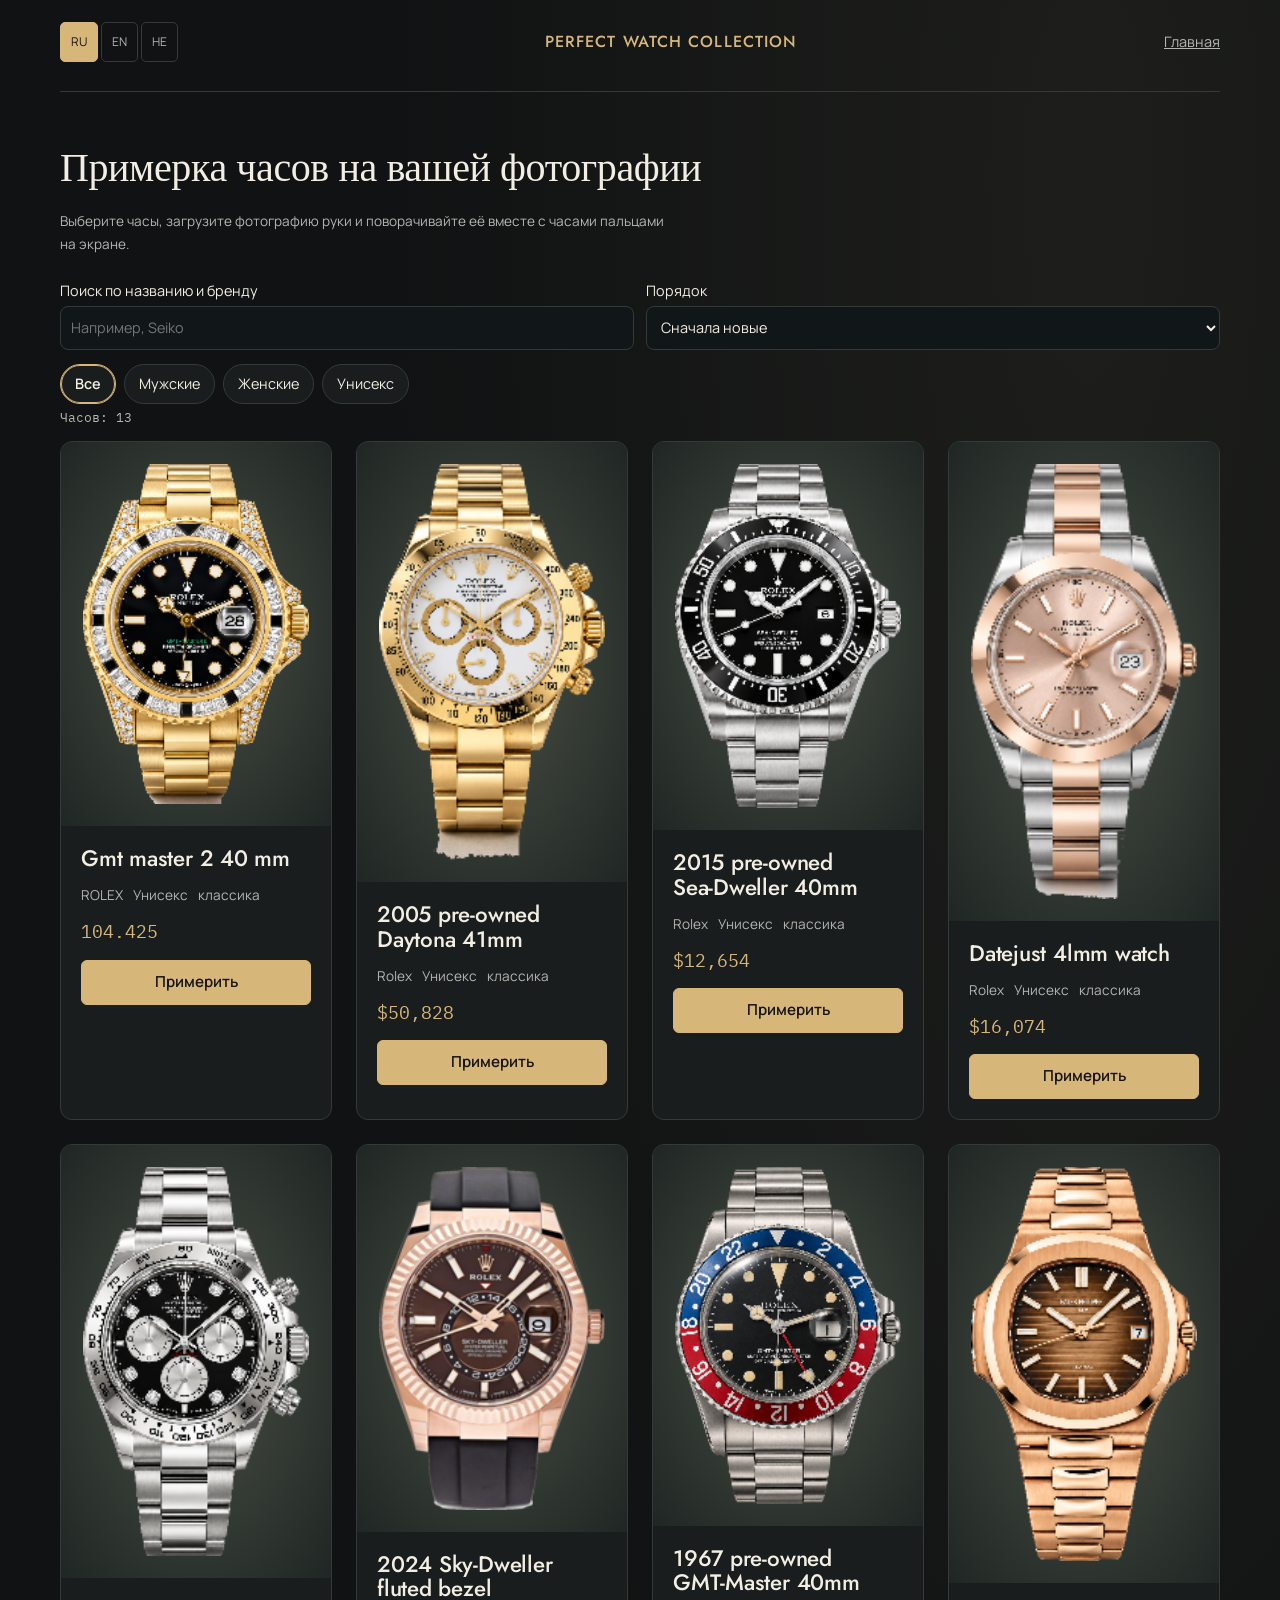
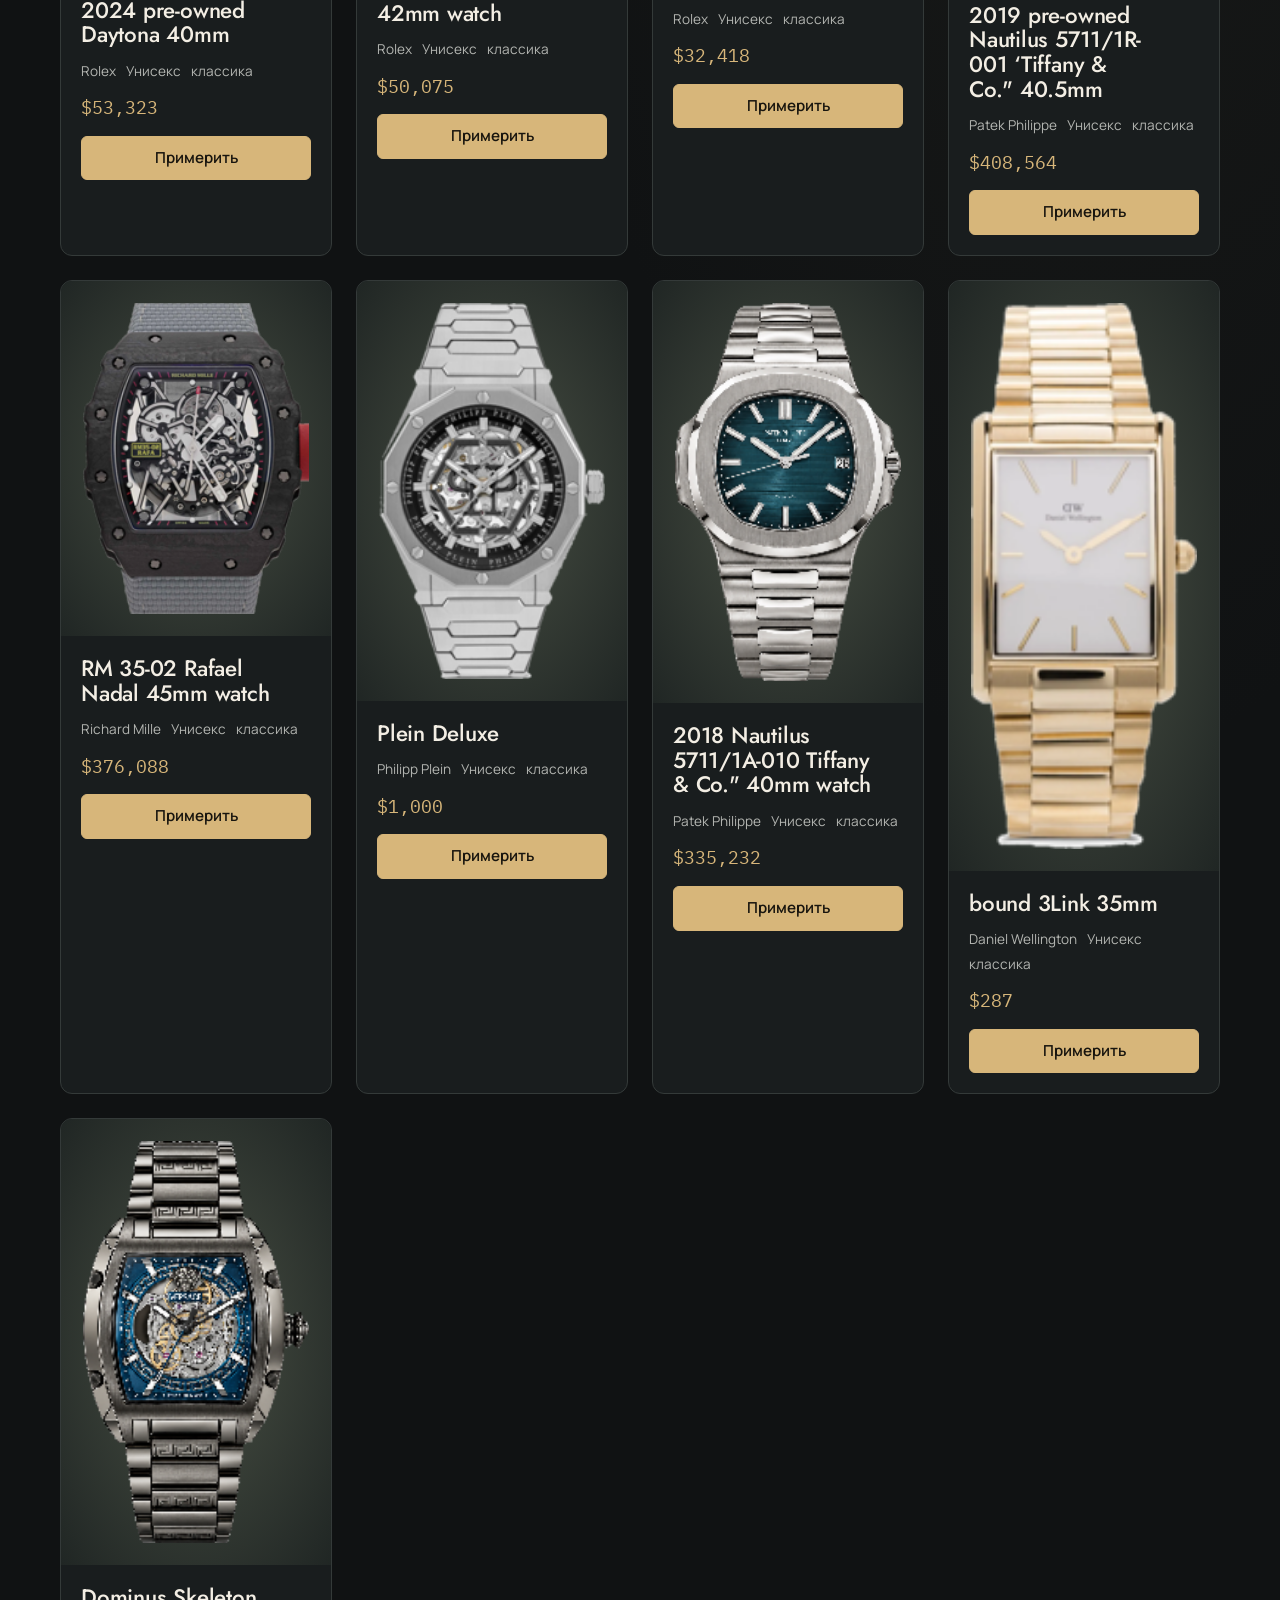
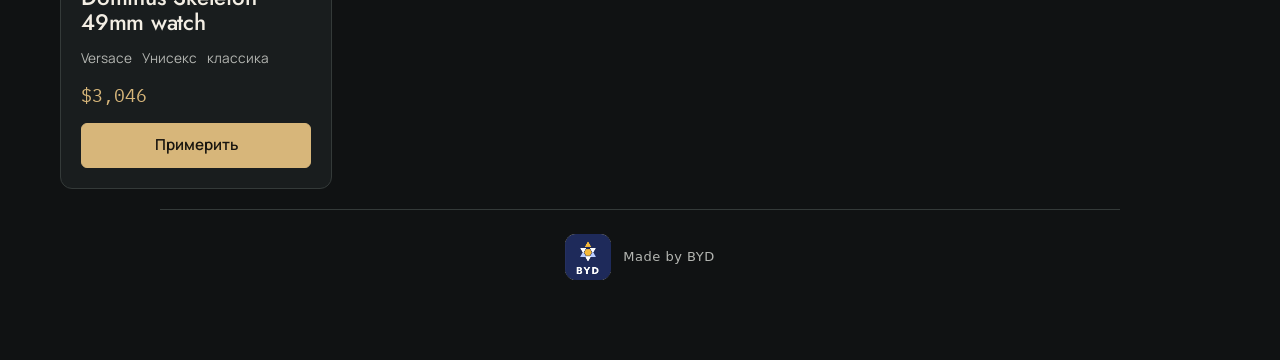
<file: photo.html>
<!doctype html>
<html lang="ru">
<head>
<meta charset="utf-8">
<meta name="viewport" content="width=device-width,initial-scale=1">
<title>Perfect Watch Collection — примерка на фото</title><link rel="icon" href="data:image/svg+xml,%3Csvg xmlns=%27http://www.w3.org/2000/svg%27 viewBox=%270 0 64 64%27%3E%3Crect x=%2222%22 y=%222%22 width=%2220%22 height=%2260%22 rx=%224%22 fill=%22%2356696F%22/%3E%3Ccircle cx=%2232%22 cy=%2232%22 r=%2218%22 fill=%22%23E0AE5E%22/%3E%3Ccircle cx=%2232%22 cy=%2232%22 r=%2213%22 fill=%22%2310262E%22/%3E%3Cpath d=%22M32 24v8l6 4%22 stroke=%22%23E0AE5E%22 stroke-width=%223%22 fill=%22none%22 stroke-linecap=%22round%22/%3E%3C/svg%3E"><meta name="description" content="Примерка часов из каталога на фотографии вашей руки.">
<link rel="preconnect" href="https://fonts.googleapis.com">
<link rel="preconnect" href="https://fonts.gstatic.com" crossorigin>
<link rel="stylesheet" href="https://fonts.googleapis.com/css2?family=Jost:wght@400;500;600&family=Manrope:wght@400;500;600;700&family=IBM+Plex+Mono:wght@400;500&display=swap">
<style>
/* Layout: toolbar, responsive card grid, editor and try-on as separate screens. */
:root{
  --bg:#E8ECEE; --surface:#F5F7F8; --ink:#10262E; --muted:#56696F; --line:#C6CFD3;
  --accent:#8F5F14; --accent-ink:#FFFFFF; --focus:#1E6F8C; --track:#D3DADD;
  --f-display:'Jost','Futura','Century Gothic',system-ui,sans-serif;
  --f-body:'Manrope',system-ui,-apple-system,'Segoe UI',Roboto,sans-serif;
  --f-mono:'IBM Plex Mono',ui-monospace,Menlo,Consolas,monospace;
}
@media (prefers-color-scheme: dark){
  :root:not([data-theme="light"]){
    --bg:#0B171C; --surface:#12232A; --ink:#E7EEF0; --muted:#8CA1A9; --line:#25393F;
    --accent:#E0AE5E; --accent-ink:#1A1204; --focus:#6FC3DE; --track:#223840; color-scheme:dark;
  }
}
:root[data-theme="dark"]{
  --bg:#0B171C; --surface:#12232A; --ink:#E7EEF0; --muted:#8CA1A9; --line:#25393F;
  --accent:#E0AE5E; --accent-ink:#1A1204; --focus:#6FC3DE; --track:#223840; color-scheme:dark;
}
*{box-sizing:border-box}
html,body{min-height:100%}
body{background:var(--bg);color:var(--ink);font-family:var(--f-body);font-size:16px;line-height:1.5;padding-inline:16px;padding-block:8px 48px;-webkit-text-size-adjust:100%}
h1,h2,h3{font-family:var(--f-display);font-weight:500;margin:0;text-wrap:balance;letter-spacing:-.01em}
p{margin:0}
button{font:inherit;color:inherit}
.wrap{max-width:960px;margin-inline:auto}
.narrow{max-width:620px}
.mono{font-family:var(--f-mono);font-size:.78rem;letter-spacing:.02em;color:var(--muted);font-variant-numeric:tabular-nums}
.topbar{display:flex;align-items:center;justify-content:space-between;gap:12px;padding-block:10px 18px}
.brand{font-family:var(--f-display);font-weight:500;font-size:.82rem;letter-spacing:.2em;text-transform:uppercase}
.link{background:none;border:0;padding:8px 0;color:var(--muted);cursor:pointer;text-decoration:underline;text-underline-offset:3px;font-size:.9rem}
.link:hover{color:var(--ink)}
:focus-visible{outline:2px solid var(--focus);outline-offset:2px}

.btn{display:inline-flex;align-items:center;justify-content:center;gap:8px;min-height:48px;padding:10px 20px;border:1px solid var(--line);border-radius:8px;background:var(--surface);color:var(--ink);cursor:pointer;font-weight:600;font-size:.95rem}
.btn:hover{border-color:var(--muted)}
.btn-primary{background:var(--accent);border-color:var(--accent);color:var(--accent-ink)}
.btn-primary:hover{filter:brightness(1.06);border-color:var(--accent)}

/* Intro */
.hero h1{font-size:clamp(2.1rem,8vw,3.6rem);line-height:1.04;margin-bottom:16px}
.hero p.lead{font-size:1.06rem;color:var(--muted);max-width:46ch;margin-bottom:24px}
.trio{display:grid;grid-template-columns:repeat(3,1fr);gap:8px;margin-block:8px 28px;max-width:560px}
.trio figure{margin:0;display:flex;flex-direction:column;gap:4px;min-width:0}
.trio svg{width:100%;height:auto;display:block}
.trio figcaption{display:flex;justify-content:space-between;gap:6px;border-top:1px solid var(--line);padding-top:6px}
.cta-row{display:flex;flex-wrap:wrap;align-items:center;gap:12px}
.cta-row .btn{flex:1 1 180px;max-width:260px}
.cta-note{margin-top:14px;max-width:46ch}
.picker-empty{font-size:.9rem;color:var(--muted);padding:10px 2px}

/* Quiz */
.ticks{display:flex;gap:4px;align-items:flex-end;height:22px;margin-bottom:10px}
.ticks i{flex:1;height:10px;background:var(--track);border-radius:1px;transition:height .2s,background .2s}
.ticks i.done{background:var(--accent)}
.ticks i.now{height:22px;background:var(--accent)}
.qhead{display:flex;justify-content:space-between;align-items:baseline;margin-bottom:18px}
.q-title{font-size:clamp(1.55rem,5.5vw,2.1rem);line-height:1.12;margin-bottom:20px}
.opts{display:flex;flex-direction:column;gap:10px}
.opt{display:flex;flex-direction:column;align-items:flex-start;gap:2px;width:100%;text-align:left;padding:14px 16px;min-height:58px;background:var(--surface);border:1px solid var(--line);border-radius:8px;cursor:pointer;transition:border-color .15s,box-shadow .15s}
.opt:hover{border-color:var(--muted)}
.opt .l{font-weight:600}
.opt .s{font-size:.85rem;color:var(--muted)}
.opt.sel{border-color:var(--accent);box-shadow:inset 0 0 0 1px var(--accent)}
.qfoot{margin-top:14px;min-height:40px}
.fade{animation:fade .25s ease both}
@keyframes fade{from{opacity:0;transform:translateY(6px)}to{opacity:1;transform:none}}

/* Results */
.res-head{margin-bottom:18px}
.res-head h2{font-size:clamp(1.8rem,6vw,2.6rem);line-height:1.08;margin-bottom:6px}
.top{display:grid;grid-template-columns:1fr;gap:18px;background:var(--surface);border:1px solid var(--line);border-radius:10px;padding:16px}
.top .pic{max-width:260px;width:100%;margin-inline:auto;min-width:0}
.top .pic svg,.mini .pic svg{width:100%;height:auto;display:block}
.top .info{min-width:0;display:flex;flex-direction:column;gap:12px}
.rank{display:flex;align-items:baseline;gap:10px}
.pct{font-family:var(--f-mono);font-size:2.2rem;font-weight:500;color:var(--accent);line-height:1;font-variant-numeric:tabular-nums}
.name{font-family:var(--f-display);font-size:1.7rem;font-weight:500;line-height:1.1}
.blurb{color:var(--muted)}
.chips{display:flex;flex-wrap:wrap;gap:6px}
.chip{font-size:.8rem;padding:4px 10px;border:1px solid var(--line);border-radius:999px;background:var(--bg)}
.specs{display:grid;grid-template-columns:auto 1fr;gap:4px 14px;margin:0;font-size:.9rem}
.specs dt{color:var(--muted)}
.specs dd{margin:0;font-weight:600;min-width:0}
.sub{font-family:var(--f-display);font-weight:500;font-size:1.2rem;margin-block:28px 12px}
.minis{display:grid;grid-template-columns:1fr;gap:12px}
.mini{display:grid;grid-template-columns:96px 1fr;gap:14px;align-items:center;background:var(--surface);border:1px solid var(--line);border-radius:10px;padding:12px}
.mini .pic{min-width:0}
.mini .body{min-width:0;display:flex;flex-direction:column;gap:6px;align-items:flex-start}
.mini .name{font-size:1.2rem}
.duo{display:grid;grid-template-columns:1fr;gap:4px 28px}
.scale{padding-top:6px}
.track{position:relative;height:10px;border-radius:5px;background:linear-gradient(90deg,var(--track),var(--line));margin-block:10px 8px}
.track .band{position:absolute;top:-4px;bottom:-4px;border-radius:7px;background:color-mix(in srgb,var(--accent) 28%,transparent);border:1px solid var(--accent)}
.track .dot{position:absolute;top:50%;width:18px;height:18px;margin:-9px 0 0 -9px;border-radius:50%;background:var(--ink);border:3px solid var(--bg)}
.ends{display:flex;justify-content:space-between;gap:8px;margin-bottom:8px}
.cal{list-style:none;margin:0;padding:0;display:flex;flex-direction:column;gap:6px}
.cal li{display:flex;justify-content:space-between;align-items:center;gap:10px;padding:9px 12px;border:1px solid var(--line);border-radius:8px;background:var(--surface);border-left-width:4px}
.cal li.ok{border-left-color:#2f8a57}
.cal li.mid{border-left-color:#c18a1e}
.cal li.no{border-left-color:#b5483d}
.fit{font-size:.9rem;min-height:1.4em}
.ctl.wr{grid-template-columns:150px 1fr}
.ctl.wr input[type=text],.ctl.wr input{min-height:40px;padding:6px 10px;border:1px solid var(--line);border-radius:8px;background:var(--surface);color:var(--ink);font:inherit;width:100%;min-width:0}
@media (min-width:720px){.duo{grid-template-columns:1fr 1fr}}
.tech{margin-top:2px;border-top:1px solid var(--line);padding-top:8px}
.tech summary{cursor:pointer;font-weight:600;font-size:.9rem;padding-block:4px}
.tech .specs{margin-block:8px}
.src{font-size:.82rem;color:var(--muted);overflow-wrap:anywhere}
.note{font-size:.8rem;color:var(--muted);margin-top:18px;max-width:70ch}
.cut-title{font-size:1.6rem;margin-block:4px 6px}
.cut-grid{display:grid;grid-template-columns:1fr;gap:16px;margin-block:14px}
.cut-grid canvas{width:100%;height:auto;max-width:520px;display:block;border:1px solid var(--line);border-radius:10px;touch-action:none;background:var(--surface)}
.cut-grid canvas#cp{background-color:#e9ecee;background-image:linear-gradient(45deg,#cfd5d8 25%,transparent 25%,transparent 75%,#cfd5d8 75%),linear-gradient(45deg,#cfd5d8 25%,transparent 25%,transparent 75%,#cfd5d8 75%);background-size:20px 20px;background-position:0 0,10px 10px}
.cut-ctl{display:flex;flex-direction:column;gap:12px;max-width:520px}
.chk-row{display:flex;align-items:center;gap:10px;font-size:.9rem}
.pick img{width:100%;height:56px;object-fit:contain;display:block}
@media (min-width:720px){.cut-grid{grid-template-columns:1fr 1fr}}
.cat-head{display:flex;flex-wrap:wrap;align-items:center;justify-content:space-between;gap:12px;margin-block:4px 6px}
.cat-grid{display:grid;grid-template-columns:repeat(auto-fill,minmax(210px,1fr));gap:14px;margin-top:14px}
.cat-card{display:flex;flex-direction:column;min-width:0;background:var(--surface);border:1px solid var(--line);border-radius:10px;overflow:hidden}
.cat-pic{aspect-ratio:1/1;background:var(--track);line-height:0}
.cat-pic img{width:100%;height:100%;object-fit:cover;display:block}
.cat-info{display:flex;flex-direction:column;gap:10px;padding:12px;min-width:0}
.cat-info .name{font-size:1.15rem;overflow-wrap:anywhere}
.cat-info .btn{flex:1 1 90px;min-height:44px;padding-inline:12px}
.empty{grid-column:1/-1;color:var(--muted);max-width:52ch;padding-block:8px}
.again{margin-top:22px}
.multi-hint{margin:-10px 0 14px}
.next-row{margin-top:16px}
.btn:disabled{opacity:.45;cursor:default}
.specs dd{font-weight:500}

/* Try-on */
.back{margin-bottom:6px}
.try-grid{display:grid;grid-template-columns:1fr;gap:18px}
.stage{position:relative;width:100%;max-width:480px;margin-inline:auto;border-radius:10px;overflow:hidden;border:1px solid var(--line);background:#cfd6d9;line-height:0}
.stage canvas{width:100%;height:auto;aspect-ratio:3/4;display:block;touch-action:none;cursor:grab}
.stage canvas:active{cursor:grabbing}
.badge{position:absolute;left:10px;top:10px;line-height:1.2;background:rgba(16,38,46,.78);color:#fff;font-family:var(--f-mono);font-size:.72rem;padding:5px 9px;border-radius:4px;letter-spacing:.04em}
.panel{min-width:0;display:flex;flex-direction:column;gap:14px}
.panel h2{font-size:1.7rem;line-height:1.1}
.picker{display:flex;gap:8px;overflow-x:auto;padding-bottom:6px;margin-inline:-2px;padding-inline:2px;scroll-snap-type:x proximity}
.pick{flex:0 0 76px;scroll-snap-align:start;background:var(--surface);border:1px solid var(--line);border-radius:8px;padding:6px 4px 6px;cursor:pointer;display:flex;flex-direction:column;align-items:center;gap:2px}
.pick svg{width:100%;height:auto;display:block}
.pick span{font-size:.68rem;line-height:1.15;text-align:center;color:var(--muted);max-width:100%;overflow-wrap:anywhere}
.pick[aria-selected="true"]{border-color:var(--accent);box-shadow:inset 0 0 0 1px var(--accent)}
.pick[aria-selected="true"] span{color:var(--ink);font-weight:600}
.photo-actions,.row{display:flex;flex-wrap:wrap;gap:10px}
.photo-actions .btn{flex:1 1 150px}
.ctl{display:grid;grid-template-columns:84px 1fr 52px;align-items:center;gap:10px;font-size:.9rem}
.ctl output{font-family:var(--f-mono);font-size:.78rem;color:var(--muted);text-align:right}
.ctl input[type=range]{width:100%;accent-color:var(--accent);min-width:0}
.hint{font-size:.85rem;color:var(--muted)}
.toast{position:fixed;left:16px;right:16px;bottom:calc(16px + env(safe-area-inset-bottom,0px));max-width:420px;margin-inline:auto;background:var(--ink);color:var(--bg);padding:10px 14px;border-radius:8px;font-size:.9rem;opacity:0;pointer-events:none;transform:translateY(8px);transition:opacity .2s,transform .2s}
.toast.on{opacity:1;transform:none}

@media (min-width:720px){
  .top{grid-template-columns:240px 1fr;padding:22px;gap:28px}
  .minis{grid-template-columns:1fr 1fr}
  .try-grid{grid-template-columns:minmax(0,440px) minmax(0,1fr);gap:32px;align-items:start}
  .stage{margin-inline:0}
}
@media (prefers-reduced-motion:reduce){
  .fade{animation:none}
  .ticks i,.opt,.toast{transition:none}
}

.fchips{display:flex;flex-wrap:wrap;gap:8px;margin-block:14px 4px}
.fchip{min-height:40px;padding:6px 14px;border:1px solid var(--line);border-radius:999px;background:var(--surface);cursor:pointer;font-size:.9rem}
.fchip[aria-pressed="true"]{border-color:var(--accent);box-shadow:inset 0 0 0 1px var(--accent);font-weight:600}
.form-grid{display:grid;grid-template-columns:1fr;gap:12px;max-width:520px}
.fld{display:flex;flex-direction:column;gap:4px;min-width:0;font-size:.9rem}
.fld input,.fld select{min-height:44px;padding:8px 10px;border:1px solid var(--line);border-radius:8px;background:var(--surface);color:var(--ink);font:inherit;width:100%;min-width:0}
.fld-row{display:grid;grid-template-columns:1fr 1fr;gap:12px}
.cat-meta{font-size:.85rem;color:var(--muted);display:flex;flex-wrap:wrap;gap:4px 10px}
.price{font-family:var(--f-mono);font-size:.9rem}
.cat-link{font-size:.85rem;color:var(--muted)}
.toplink{font-size:.9rem;color:var(--muted)}
.cat-count{font-family:var(--f-mono);font-size:.8rem;color:var(--muted)}
[hidden]{display:none !important}

:root,:root:not([data-theme="light"]),:root[data-theme="dark"]{--bg:#101213;--surface:#191d1e;--ink:#f3eee4;--muted:#b4b6b2;--line:#343a39;--accent:#d7b67a;--accent-ink:#17140e;--focus:#e6c994;--track:#272e2d;color-scheme:dark}
body{margin:0;background:radial-gradient(ellipse at 85% 5%,#34332960,transparent 46%),var(--bg);padding:0 24px 56px;overflow-wrap:break-word}
.wrap{max-width:1160px}.topbar{min-height:92px;border-bottom:1px solid var(--line);margin-bottom:42px;flex-wrap:wrap}.brand{font-size:1.1rem;letter-spacing:.25em;color:var(--accent)}
a{color:var(--accent)}.link,.toplink{color:var(--muted)}.btn{border-radius:6px;min-height:50px;transition:background .2s,transform .2s}.btn:hover{transform:translateY(-1px)}.btn-primary{background:var(--accent);color:var(--accent-ink)}
.site-nav{display:flex;gap:8px;flex-wrap:wrap}.site-nav a{text-decoration:none;padding:10px 14px;border-radius:6px;font-size:.88rem;min-height:44px;display:flex;align-items:center}.site-nav a[aria-current="page"]{background:var(--accent);color:var(--accent-ink)}
.hero.narrow{max-width:none;display:grid;grid-template-columns:1.1fr 1fr;gap:24px 56px;align-items:center;padding:24px 0 48px}.hero-copy{max-width:650px}.eyebrow{font-family:var(--f-mono);font-size:.75rem;letter-spacing:.15em;color:var(--accent);margin-bottom:24px}.hero h1{font-family:Georgia,'Times New Roman',serif;font-size:clamp(2.8rem,5.7vw,5.2rem);font-weight:400;line-height:1.04;letter-spacing:-.04em;margin-bottom:24px}.hero p.lead{font-size:1.02rem;line-height:1.8;max-width:48ch}.hero-art{position:relative;background:radial-gradient(ellipse,#5a59443b,transparent 70%),linear-gradient(145deg,#252a27,#151918);border:1px solid #4b4b3b;border-radius:180px 180px 12px 12px;padding:42px 20px 26px;min-width:0}.hero-art:before{content:'Perfect Watch Collection';display:block;text-align:center;font-size:.65rem;letter-spacing:.28em;color:var(--accent);margin:10px 0 16px}.trio{max-width:none;margin:0;gap:10px;align-items:center}.trio figure:nth-child(2){transform:translateY(-12px)}.trio figcaption{justify-content:center;font-size:.66rem;white-space:nowrap}.hero-art .art-note{text-align:center;font-size:.72rem;color:var(--muted);margin-top:22px;line-height:1.6}.feature-strip{display:grid;grid-template-columns:repeat(3,1fr);border-block:1px solid var(--line);padding:24px 0;gap:30px;margin-bottom:38px}.feature-strip strong{display:block;font-size:.95rem;margin-bottom:6px}.feature-strip p{font-size:.82rem;color:var(--muted);line-height:1.7}.feature-strip span{font-family:var(--f-mono);color:var(--accent);font-size:.68rem;display:block;margin-bottom:12px}.site-foot{border-top:1px solid var(--line);padding-top:20px;margin-top:44px;display:flex;justify-content:space-between;gap:20px;color:var(--muted);font-size:.75rem}.narrow{max-width:680px;margin-inline:auto}.q-title{font-size:2rem}.opt{padding:17px 20px}.top,.mini{border-radius:14px}.cat-grid{grid-template-columns:repeat(auto-fill,minmax(245px,1fr));gap:24px}.cat-card{border-radius:12px}.cat-pic{background:radial-gradient(ellipse,#495044,#202624);padding:22px}.cat-pic img{object-fit:contain;border-radius:4px}.cat-info{padding:20px;gap:14px}.cat-info .name{font-size:1.4rem}.price{color:var(--accent);font-size:1.1rem}.cut-title{font-family:Georgia,serif;font-size:2.5rem;font-weight:400}.fld input,.fld select{background:#111718}.hint{line-height:1.7}.catalog-intro{max-width:620px;margin-bottom:24px}.catalog-tools{display:flex;gap:12px;flex-wrap:wrap;margin:24px 0 10px}.catalog-tools .fld{flex:1 1 220px}.catalog-tools select{max-width:100%}#catalogFrame{width:100%;border:0;display:block;min-height:680px;background:transparent}body[data-embed="true"]{overflow-x:hidden;padding:0 0 24px;background:var(--bg)}body[data-embed="true"] .topbar{display:none}body[data-embed="true"] .wrap{max-width:none}body[data-embed="true"] .site-foot{display:none}
@media(max-width:720px){body{padding-inline:18px}.topbar{min-height:86px;margin-bottom:28px;gap:14px;padding-block:18px}.brand{font-size:.9rem}.site-nav{gap:3px;width:100%;justify-content:space-between}.site-nav a{font-size:.78rem;padding:9px 10px}.hero.narrow{grid-template-columns:1fr;gap:30px;padding-top:0}.hero h1{font-size:3.25rem}.hero-art{max-width:440px;width:100%;margin-inline:auto;padding-top:28px}.hero p.lead{font-size:.94rem}.feature-strip{gap:16px;padding-block:20px}.feature-strip strong{font-size:.8rem}.feature-strip p{font-size:.74rem}.cat-grid{grid-template-columns:repeat(2,minmax(0,1fr));gap:12px}.cat-info{padding:12px;gap:10px}.cat-info .name{font-size:1.08rem}.cat-pic{padding:10px}.cat-info .row{gap:6px}.cat-info .btn{font-size:.85rem;padding-inline:8px}.ctl{grid-template-columns:76px 1fr 42px;gap:7px}.site-foot{flex-direction:column;gap:8px}.hero .cta-row .btn{max-width:none} }
@media(max-width:360px){.cat-grid{grid-template-columns:1fr}.hero h1{font-size:2.7rem}.feature-strip{grid-template-columns:1fr}}
@media(prefers-reduced-motion:reduce){.btn{transition:none}.btn:hover{transform:none}}

.language-picker{display:inline-flex;gap:3px;align-items:center;direction:ltr}.language-picker button{background:transparent;border:1px solid var(--line);border-radius:5px;color:var(--muted);font:inherit;font-size:.75rem;min-height:40px;padding:7px 10px;cursor:pointer}.language-picker button[aria-pressed="true"]{background:var(--accent);color:var(--accent-ink);border-color:var(--accent)}[dir="rtl"] .opt{text-align:right;align-items:flex-start}[dir="rtl"] .cal li{border-left-width:1px;border-right-width:4px}[dir="rtl"] .ctl output{text-align:left}[dir="rtl"] .hero h1{font-family:var(--f-display);letter-spacing:-.015em}[dir="rtl"] .track{direction:ltr}[dir="rtl"] .brand{direction:ltr}[dir="rtl"] .badge{left:auto;right:10px}.cat-pic img{object-fit:contain}.form-note{padding:14px;border:1px solid var(--line);border-radius:8px;margin-bottom:20px;color:var(--muted);font-size:.85rem}body[data-embed="true"] .language-picker{display:none}
.photo-fit{border:1px solid var(--line);border-radius:10px;padding:14px}.photo-fit summary{cursor:pointer;font-weight:600}.photo-fit .ctl{margin-block:12px}.photo-fit .hint{margin-block:10px}
#btnLive,#btnCam,#btnShot,#btnFlip,#fileCam,#vid,#demoBadge{display:none!important}.photo-actions #btnGal{flex:1;width:100%;background:var(--accent);color:var(--accent-ink);font-weight:700}.stage{width:min(100%,48.75svh);max-height:none}.stage canvas{height:auto;max-height:none}.panel .row:has(#modeWatch){position:sticky;top:0;background:var(--bg);padding:8px 0;z-index:2}@media(max-width:720px){.topbar{margin-bottom:16px}.try-grid{gap:14px}.stage{max-width:100%;margin-inline:auto}.stage canvas{aspect-ratio:3/4}.panel{gap:10px}.photo-fit{padding:10px}}

.control-card{display:flex;flex-direction:column;gap:10px;padding:14px;border:1px solid var(--line);border-radius:12px;background:var(--surface)}
.nudge{display:grid;grid-template-columns:repeat(6,1fr);gap:6px}.nudge .btn{padding:6px;min-width:0}
.editor-modes{flex-wrap:nowrap}.editor-modes .btn{flex:1;padding:10px;font-size:.85rem}
#editHint{padding:8px 12px;border-left:3px solid var(--accent);background:var(--surface)}
#v-try .stage{position:sticky;top:8px;z-index:3;width:min(100%,48.75svh)}
#v-try .panel .editor-modes{position:static}
@media(max-width:720px){
 body{padding-inline:12px}.topbar{min-height:56px;margin-bottom:12px;padding-block:6px}
 #v-try .try-grid{gap:10px}
 #v-try .stage{top:0;width:min(100%,30svh);box-shadow:0 3px 15px #0008}
 #v-try .panel{gap:8px}
 #v-try .panel>div:has(#tryName),#v-try .picker{display:none}
 .control-card{padding:10px}.ctl{grid-template-columns:90px 1fr 40px}
 .ctl input[type=range]{min-height:36px}
 .photo-actions .btn{min-height:44px}
}

/* Shared fitting workspace: preserve the canvas aspect ratio for accurate gestures. */
.try-grid{grid-template-columns:1fr;gap:24px}.stage{max-width:760px;border-radius:16px}.stage canvas{width:100%;height:auto;max-height:none;aspect-ratio:3/4}
@media(min-width:900px){.try-grid{grid-template-columns:minmax(0,1.65fr) minmax(300px,1fr);align-items:start}.stage{position:sticky;top:12px}}
@media(max-width:719px){.stage{width:100%;max-width:none}.ctl{grid-template-columns:100px 1fr 44px}.panel{gap:18px}}
.watch-switch{display:grid;grid-template-columns:auto minmax(0,1fr) auto;gap:8px;align-items:end}.watch-switch .btn{font-size:.8rem;padding-inline:8px;min-height:44px}.watch-switch .fld{font-size:.8rem}.watch-switch select{min-height:44px;max-width:100%}.topbar .brand{font-size:clamp(.78rem,2.5vw,1rem);letter-spacing:.07em;white-space:normal;line-height:1.25;min-width:0;max-width:100%}
</style>
<script src="watch-fit.js?v=20261014u"></script>
<script src="wrist.js?v=20261014u" defer></script>
<script src="locale.js?v=20261015photo1" defer></script>
<script src="watch-real.js?v=20261014u" defer></script><link rel="stylesheet" href="fitting-workspace.css?v=20261014u"><script src="fitting-workspace.js?v=20261014u" defer></script><script src="made-by-byd.js?v=20261014w" defer></script></head>
<body>

<div class="wrap">
  <header class="topbar"><div class="language-picker" role="group" aria-label="Language"><button type="button" data-lang="ru">RU</button><button type="button" data-lang="en">EN</button><button type="button" data-lang="he">HE</button></div>
    <a class="brand" href="./" style="text-decoration:none">Perfect Watch Collection</a>
    <a class="toplink" href="./">Главная</a>
  </header>

  <main>
    <section id="v-cat">
      <div class="cat-head">
        <h1 class="cut-title">Примерка часов на вашей фотографии</h1>
        <button class="btn btn-primary" id="btnCatAdd" type="button" hidden>Добавить часы</button>
      </div>
      <p class="hint catalog-intro">Выберите часы, загрузите фотографию руки и поворачивайте её вместе с часами пальцами на экране.</p><div class="catalog-tools"><div class="fld"><label for="catSearch">Поиск по названию и бренду</label><input id="catSearch" type="search" placeholder="Например, Seiko"></div><div class="fld"><label for="catSort">Порядок</label><select id="catSort"><option value="new">Сначала новые</option><option value="name">По названию</option><option value="brand">По бренду</option></select></div></div><p class="hint" id="catStatus" role="status">Загружаю каталог…</p>
      <div class="fchips" id="fchips" role="group" aria-label="Фильтр по аудитории">
        <button class="fchip" type="button" data-f="all" aria-pressed="true">Все</button>
        <button class="fchip" type="button" data-f="m" aria-pressed="false">Мужские</button>
        <button class="fchip" type="button" data-f="f" aria-pressed="false">Женские</button>
        <button class="fchip" type="button" data-f="u" aria-pressed="false">Унисекс</button>
      </div>
      <p class="cat-count" id="catCount"></p>
      <div class="cat-grid" id="catBody"></div>
      <input id="fileCut" type="file" accept="image/*" hidden>
    </section>

    <section id="v-edit" hidden>
      <button class="link back" id="btnCutBack" type="button">← К каталогу</button>
      <h2 class="cut-title">Новые часы</h2>
      <p class="hint">Белый фон удаляется автоматически. Проверьте результат перед сохранением. На сложном фоне можно уточнить рамку и допуск.</p>
      <div class="cut-grid">
        <div><p class="mono">1. ОБВЕДИТЕ ЧАСЫ</p><canvas id="cc" width="300" height="300" aria-label="Фото часов с рамкой"></canvas></div>
        <div><p class="mono">2. РЕЗУЛЬТАТ</p><canvas id="cp" class="chk" width="800" height="800" aria-label="Вырезанные часы"></canvas></div>
      </div>
      <div class="cut-ctl">
        <div class="ctl"><label for="rngTol">Допуск фона</label><input id="rngTol" type="range" min="10" max="140" value="45"><output id="outTol">45</output></div>
        <label class="chk-row"><input id="chkRound" type="checkbox"> Оставить только круг (если фон пёстрый)</label>
        <p class="fit" id="cutNote"></p>
        <div class="form-grid">
          <div class="fld"><label for="inName">Название</label><input id="inName" type="text" maxlength="60" placeholder="Например, Seiko 5 Sports"></div>
          <div class="fld-row">
            <div class="fld"><label for="inBrand">Бренд</label><input id="inBrand" type="text" maxlength="40"></div>
            <div class="fld"><label for="inPrice">Цена</label><input id="inPrice" type="text" maxlength="30" placeholder="например, 295 $"></div>
          </div>
          <div class="fld-row">
            <div class="fld"><label for="selGender">Для кого</label><select id="selGender"><option value="u">Унисекс</option><option value="m">Мужские</option><option value="f">Женские</option></select></div>
            <div class="fld"><label for="selStyle">Стиль</label><select id="selStyle"><option value="dress">Классика</option><option value="casual">Повседневные</option><option value="sport">Спорт</option><option value="minimal">Минимализм</option><option value="vintage">Ретро</option><option value="smart">Умные часы</option></select></div>
          </div>
          <div class="fld"><label for="inLink">Ссылка на страницу товара</label><input id="inLink" type="url" inputmode="url" maxlength="300" placeholder="https://"></div>
        </div>
        <div class="row">
          <button class="btn" id="btnCutAll" type="button">Весь кадр</button>
          <button class="btn btn-primary" id="btnCutSave" type="button" disabled>Сохранить в каталог</button>
        </div>
      </div>
    </section>

<section id="v-try" hidden>
      <button class="link back" id="btnToCat" type="button">← К каталогу</button>
      <div class="try-grid">
        <div class="stage">
          <canvas id="cv" width="1800" height="2400" aria-label="Примерка часов на руке"></canvas>
          <video id="vid" playsinline muted style="display:none"></video>
          <span class="badge" id="demoBadge">ДЕМО-РУКА</span>
        </div>
        <div class="panel">
          <div>
            <h2 id="tryName" data-no-translate></h2>
            <p class="mono" id="tryMeta" data-no-translate></p>
          </div>
          <div class="watch-switch"><button class="btn" id="previousWatch" type="button">Предыдущие</button><label class="fld">Выбрать часы<select id="chooseWatch" aria-label="Выбрать часы"></select></label><button class="btn" id="nextWatch" type="button">Следующие</button></div><p class="mono" id="watchPosition" aria-live="polite"></p><div class="picker" id="publicViews" role="group" aria-label="Ракурсы"></div><div class="picker" id="picker" role="listbox" aria-label="Часы из каталога"></div>
          <div class="photo-actions">
            <button class="btn btn-primary" id="btnLive" type="button">Живая камера</button>
            <button class="btn btn-primary" id="btnShot" type="button" hidden>Снять кадр</button>
            <button class="btn" id="btnFlip" type="button" hidden>Сменить камеру</button>
            <button class="btn" id="btnCam" type="button">Сфотографировать</button>
            <button class="btn" id="btnGal" type="button">Выбрать фото</button>
          </div>
          <input id="fileCam" type="file" accept="image/*" capture="environment" hidden>
          <input id="fileGal" type="file" accept="image/*" hidden>
<div class="editor-modes row">
<button class="btn btn-primary" id="modeWatch" type="button" aria-pressed="true">1. Подогнать часы</button>
<button class="btn" id="modeScene" type="button" aria-pressed="false">2. Посмотреть результат</button>
</div>
<p id="editHint" class="hint" role="status">Фото зафиксировано. Двигайте только часы; двумя пальцами меняйте их размер и угол.</p>
<div id="watchControls" class="control-card">
<div class="row"><button class="btn btn-primary" id="autoFit" type="button">Автоматическая посадка</button><button class="btn" id="markWrist" type="button">Указать запястье</button></div><p class="hint" id="autoFitStatus" role="status" aria-live="polite">Загрузите фото руки без часов. Посадка подберётся автоматически.</p><div class="ctl"><label for="fitBandwidth">Ширина браслета</label><input id="fitBandwidth" type="range" min="55" max="145" value="100"><output id="fitBandwidthOut">100%</output></div><div class="ctl"><label for="fitBandlength">Длина браслета</label><input id="fitBandlength" type="range" min="50" max="150" value="100"><output id="fitBandlengthOut">100%</output></div><button class="btn" id="placeWrist" type="button" aria-pressed="false">Указать место на запястье</button>
<div class="ctl"><label for="rngScale">Размер часов</label><input id="rngScale" type="range" min="25" max="250" value="100"><output id="outScale">1.0×</output></div>
<div class="ctl"><label for="fitWidth">Ширина</label><input id="fitWidth" type="range" min="30" max="140" value="100"><output id="fitWidthOut">100%</output></div>

<div class="ctl"><label for="rngRot">Угол часов</label><input id="rngRot" type="range" min="-180" max="180" value="0"><output id="outRot">0°</output></div>
<div class="nudge" aria-label="Точная настройка положения">
<button class="btn" type="button" data-nudge="0,-4" aria-label="Часы вверх">↑</button><button class="btn" type="button" data-nudge="-4,0" aria-label="Часы влево">←</button><button class="btn" type="button" data-nudge="4,0" aria-label="Часы вправо">→</button><button class="btn" type="button" data-nudge="0,4" aria-label="Часы вниз">↓</button>
<button class="btn" type="button" data-angle="-1" aria-label="Поворот на один градус влево">−1°</button><button class="btn" type="button" data-angle="1" aria-label="Поворот на один градус вправо">+1°</button>
</div>
<details class="photo-fit"><summary>Перспектива и тень</summary>
<div class="ctl"><label for="fitSlant">Наклон</label><input id="fitSlant" type="range" min="-35" max="35" value="0"><output id="fitSlantOut">0°</output></div>
<div class="ctl"><label for="fitCurve">Изгиб браслета</label><input id="fitCurve" type="range" min="0" max="80" value="40"><output id="fitCurveOut">40%</output></div>
<div class="ctl"><label for="fitShadow">Тень</label><input id="fitShadow" type="range" min="0" max="70" value="25"><output id="fitShadowOut">25%</output></div>
<button class="btn" id="fitReset" type="button">Сбросить посадку</button></details>
<button class="btn" id="btnReset" type="button">Сбросить положение часов</button>
</div>
<div id="sceneControls" class="control-card" hidden>
<p class="hint">Поворачивайте и приближайте фото двумя пальцами. Часы сохраняют положение на руке.</p>
<div class="ctl"><label for="sceneScale">Масштаб фото</label><input id="sceneScale" type="range" min="75" max="250" value="100"><output id="sceneScaleOut">1.0×</output></div>
<div class="ctl"><label for="sceneRot">Поворот фото</label><input id="sceneRot" type="range" min="-180" max="180" value="0"><output id="sceneRotOut">0°</output></div>
<button class="btn" id="resetScene" type="button">Вернуть фото в центр</button>
<p class="hint">Поворот в плоскости фотографии; боковые ракурсы не создаются.</p>
</div>
<div class="row"><button class="btn" id="toggleWatch" type="button" aria-pressed="false">Скрыть часы</button><button class="btn btn-primary" id="btnSave" type="button">Сохранить результат</button></div>
        </div>
      </div>
    </section>
  </main>
  <div class="toast" id="toast" role="status" aria-live="polite"></div>
</div>
<script>
(function(){
'use strict';
var $=function(s){return document.querySelector(s);};
function esc(s){ return String(s).replace(/[&<>"]/g,function(c){return {'&':'&amp;','<':'&lt;','>':'&gt;','"':'&quot;'}[c];}); }
var S={view:'cat',filter:'all',photo:null,pick:null,tx:{x:450,y:690,s:1.5,r:0}};
var V={cat:$('#v-cat'),edit:$('#v-edit'),tryon:$('#v-try')};
var GEN_N={m:'Мужские',f:'Женские',u:'Унисекс'};
var STYLE_N={dress:'классика',casual:'повседневные',sport:'спорт',minimal:'минимализм',vintage:'ретро',smart:'умные часы'};
function show(name){
  S.view=name; if(name!=='tryon'){stopLive();if(fitting)fitting.hide();}
  Object.keys(V).forEach(function(k){ V[k].hidden=(k!==name); });
  window.scrollTo(0,0);
}
function toast(msg){
  var t=$('#toast'); t.textContent=msg; t.classList.add('on');
  clearTimeout(toast._t); toast._t=setTimeout(function(){ t.classList.remove('on'); },2800);
}

/* ---------- Хранилище каталога ---------- */
var Store={mode:'none',canWrite:false,items:[],ready:false,be:null,error:false};
function blobOf(canvas,type,q){
  return new Promise(function(res,rej){
    try{ canvas.toBlob(function(b){ if(b) res(b); else rej({code:'blob'}); },type,q); }catch(e){ rej(e); }
  });
}
function scaled(srcImg,w,h,max,transparent){
  var k=Math.min(1,max/Math.max(w,h)), c=document.createElement('canvas');
  c.width=Math.max(1,Math.round(w*k)); c.height=Math.max(1,Math.round(h*k));
  var x=c.getContext('2d'); x.imageSmoothingQuality='high'; if(!transparent){x.fillStyle='#ffffff'; x.fillRect(0,0,c.width,c.height);} x.drawImage(srcImg,0,0,c.width,c.height);
  return c;
}
var FIELDS=['name','brand','price','gender','style','link'];
function pickFields(v){ var o={}; FIELDS.forEach(function(k){ o[k]=(v&&typeof v[k]==='string')?v[k]:''; }); if(!GEN_N[o.gender]) o.gender='u'; return o; }
var GH={owner:'gleb1979-ops',repo:'watch',token:''};
(function(){
  var m=/^([^.]+)\.github\.io$/i.exec(location.hostname);
  if(m){ GH.owner=m[1]; var p=location.pathname.split('/')[1]; if(p&&!/\.html?$/i.test(p)) GH.repo=p; }
})();
function rawUrl(path){ return 'https://raw.githubusercontent.com/'+GH.owner+'/'+GH.repo+'/HEAD/'+path; }
function api(path,opt){
  opt=opt||{};
  var h={'Accept':'application/vnd.github+json'}; if(GH.token) h['Authorization']='Bearer '+GH.token;
  if(opt.body) h['Content-Type']='application/json';
  return fetch('https://api.github.com/repos/'+GH.owner+'/'+GH.repo+path,{method:opt.method||'GET',headers:h,body:opt.body?JSON.stringify(opt.body):undefined}).then(function(r){
    if(r.status===204) return {};
    return r.json().catch(function(){ return {}; }).then(function(j){ if(!r.ok){ var e=new Error(j.message||'http'); e.status=r.status; throw e; } return j; });
  });
}
function b64Blob(b){ return new Promise(function(res,rej){ var f=new FileReader(); f.onload=function(){ res(String(f.result).split(',')[1]); }; f.onerror=function(){ rej(f.error); }; f.readAsDataURL(b); }); }
function b64Text(s){ return btoa(unescape(encodeURIComponent(s))); }
function unb64Text(s){ return decodeURIComponent(escape(atob(String(s).replace(/\s/g,'')))); }
function getFile(p){ return api('/contents/'+p).catch(function(e){ if(e.status===404) return null; throw e; }); }
function putFile(p,b64,msg,sha){ var body={message:msg,content:b64}; if(sha) body.sha=sha; return api('/contents/'+p,{method:'PUT',body:body}); }
function readList(){
  return getFile('watches.json').then(function(f){
    if(!f) return {sha:null,list:[]};
    var list=JSON.parse(unb64Text(f.content));
    if(!Array.isArray(list)) throw new Error('Повреждён список часов. Запись остановлена.');
    return {sha:f.sha,list:list};
  });
}
function writeList(list,msg,tries){
  tries=tries===undefined?1:tries;
  return readList().then(function(cur){
    return putFile('watches.json',b64Text(JSON.stringify(list(cur.list),null,1)),msg,cur.sha);
  }).catch(function(e){ if(e.status===409&&tries>0) return writeList(list,msg,tries-1); throw e; });
}
function ghBackend(){
  var subs=[], pending={};
  function load(){
    var p=GH.token?readList().then(function(r){ return r.list; }):fetch('watches.json?'+Date.now(),{cache:'no-store'}).then(function(r){ if(r.status===404) return []; if(!r.ok) throw new Error('http'); return r.json(); });
    return p.then(function(rows){
      return (Array.isArray(rows)?rows:[]).filter(function(r){ return r&&r.id&&r.cut&&r.photo; }).sort(function(a,b){ return (b.at||0)-(a.at||0); }).map(function(r){
        var o=pickFields(r); o.id=String(r.id); o.at=r.at||0; o.cutPath=r.cut; o.photoPath=r.photo;o.thumbUrl=r.thumb||r.cut;o.views=Array.isArray(r.views)?r.views:[{role:"front",cut:r.cut}];
        o.cutUrl=pending[o.id]?pending[o.id].cut:r.cut; o.photoUrl=pending[o.id]?pending[o.id].photo:r.photo;
        if(!o.name) o.name='Часы'; return o;
      });
    });
  }
  function emit(){ return load().then(function(items){ subs.forEach(function(f){ f(items); }); }); }
  return {
    watch:function(cb,err){ if(subs.indexOf(cb)<0) subs.push(cb); emit().catch(function(e){ if(err) err(e); }); },
    add:function(meta,cutB,photoB){
      var id='w'+Date.now().toString(36)+Math.random().toString(36).slice(2,5);
      var cp='img/'+id+'-cut.png', pp='img/'+id+'-photo.png';
      return Promise.all([b64Blob(cutB),b64Blob(photoB)]).then(function(b){
        return putFile(cp,b[0],'Add watch '+id).then(function(){ return putFile(pp,b[1],'Add photo '+id); });
      }).then(function(){
        var doc=pickFields(meta); doc.id=id; doc.cut=cp; doc.photo=pp; doc.at=Date.now();
        pending[id]={cut:URL.createObjectURL(cutB),photo:URL.createObjectURL(photoB)};
        return writeList(function(l){ l.push(doc); return l; },'Add '+(doc.name||id));
      }).then(emit);
    },
    remove:function(it){
      return writeList(function(l){ return l.filter(function(x){ return String(x.id)!==it.id; }); },'Remove '+it.id).then(function(){
        [it.cutPath,it.photoPath].forEach(function(p){ getFile(p).then(function(f){ if(f) api('/contents/'+p,{method:'DELETE',body:{message:'Delete '+p,sha:f.sha}}); }).catch(function(){}); });
      }).then(emit);
    }
  };
}
var SW={},VIEW_INDEX=0;
function toW(it){
  var view=(it.views||[])[VIEW_INDEX],source=view?view.cut:it.cutUrl,w=SW[it.id];
  if(!w||w.url!==source){
    var im=new Image(); im.crossOrigin='anonymous'; im.onload=function(){
      // Repair opaque white backgrounds left by the previous catalog exporter.
      try{var c=document.createElement('canvas');c.width=im.naturalWidth;c.height=im.naturalHeight;var x=c.getContext('2d');x.drawImage(im,0,0);var px=x.getImageData(0,0,c.width,c.height),d=px.data;var corners=[0,(c.width-1)*4,(c.height-1)*c.width*4,(c.width*c.height-1)*4];if(corners.every(function(i){return d[i]>235&&d[i+1]>235&&d[i+2]>235&&d[i+3]===255;})){cutPixels(d,c.width,c.height,35,false);x.putImageData(px,0,0);w.cut=c;it.displayUrl=c.toDataURL('image/png');document.querySelectorAll('[data-image-id]').forEach(function(el){if(el.dataset.imageId===it.id)el.src=it.displayUrl;});}}catch(e){}
      if(S.pick===it.id&&SW[it.id]===w&&fitting)fitting.changed();draw();
    }; im.onerror=function(){if(!im.dataset.fallback){im.dataset.fallback='1';im.src=rawUrl(source);}}; im.src=source;
    w=SW[it.id]={id:it.id,cut:im,url:source};
  }
  w.item=it; return w;
}
function onItems(items){
  Store.ready=true; Store.error=false; Store.items=items;SW={};
  renderCatalog();
  if(S.view==='tryon'){renderPicker();syncWatchNavigation();var selected=Store.items.find(function(it){return it.id===S.pick;});if(selected)toW(selected);renderPublicViews();}
}
function initStore(){
  Store.mode='gh'; Store.canWrite=false; Store.be=ghBackend(); Store.ready=false;
  renderCatalog();
  Store.be.watch(onItems,function(){ Store.ready=true; Store.error=true; renderCatalog(); });
}
function saveErr(e){
  var s=e&&e.status;
  if(s===401) return 'Токен не подходит или устарел. Войдите как владелец заново.';
  if(s===403||s===404) return 'Нет прав записи. У токена должно быть Contents: Read and write для репозитория '+GH.repo+'.';
  if(s===422) return 'Файл с таким именем уже есть. Попробуйте ещё раз.';
  return 'Не удалось сохранить. Проверьте интернет и попробуйте ещё раз.';
}
function reloadList(){Store.error=false;Store.ready=false;renderCatalog();Store.be.watch(onItems,function(){Store.ready=true;Store.error=true;renderCatalog();});}
/* ---------- Каталог ---------- */
function safeLink(u){ return /^https?:\/\//i.test(u)?u:''; }
function renderCatalog(){
  var el=$('#catBody'), st=$('#catStatus');
  $('#btnCatAdd').hidden=!Store.canWrite;
  if(!Store.ready){ st.textContent='Загружаю каталог…'; el.innerHTML=''; return; }
  if(Store.error){ st.textContent='Не удалось загрузить каталог. Проверьте соединение.'; el.innerHTML='<button class="btn" id="retryCatalog" type="button">Повторить загрузку</button>'; return; }
  else st.textContent=Store.canWrite?'Вы вошли как владелец. Добавленные часы видят все посетители.':'';
  var list=Store.items.filter(function(it){ return (S.filter==='all'||it.gender===S.filter)&&(!S.search||(it.name+' '+it.brand).toLocaleLowerCase().indexOf(S.search)>=0); });
  if(S.sort==='name'||S.sort==='brand') list.sort(function(a,b){return (a[S.sort]||a.name).localeCompare(b[S.sort]||b.name,'ru');});
  $('#catCount').textContent=Store.items.length?('Часов: '+list.length+(list.length!==Store.items.length?' из '+Store.items.length:'')):'';
  Array.prototype.forEach.call(document.querySelectorAll('.fchip'),function(b){ b.setAttribute('aria-pressed',b.dataset.f===S.filter); });
  if(!list.length){
    el.innerHTML='<p class="empty">'+(Store.items.length?'В этой группе пока нет часов.':(Store.canWrite?'В каталоге пока пусто. Нажмите «Добавить часы»: сфотографируйте часы на любом фоне, обведите их, и они сохранятся здесь.':'В каталоге пока нет часов.'))+'</p>';
    return;
  }
  el.innerHTML=list.map(function(it){
    var lk=safeLink(it.link);
    return '<article class="cat-card"><div class="cat-pic"><img data-no-translate alt="'+esc(it.name)+'" src="'+esc(it.thumbUrl||it.displayUrl||it.cutUrl)+'" data-image-id="'+esc(it.id)+'" data-p="'+esc(it.cutPath||'')+'" loading="lazy" decoding="async"></div><div class="cat-info">'+
      '<h3 class="name" data-no-translate>'+esc(it.name)+'</h3>'+
      '<div class="cat-meta">'+(it.brand?'<span data-no-translate>'+esc(it.brand)+'</span>':'')+'<span>'+esc(GEN_N[it.gender])+'</span>'+(it.style&&STYLE_N[it.style]?'<span>'+esc(STYLE_N[it.style])+'</span>':'')+'</div>'+
      (it.price?'<p class="price" data-no-translate>'+esc(it.price)+'</p>':'')+
      (lk?'<a class="cat-link" href="'+esc(lk)+'" target="_blank" rel="noopener">Страница товара</a>':'')+
      '<div class="row"><button class="btn btn-primary" type="button" data-k="try" data-id="'+esc(it.id)+'">Примерить</button>'+(Store.canWrite?'<button class="btn" type="button" data-k="del" data-id="'+esc(it.id)+'">Удалить</button>':'')+'</div></div></article>';
  }).join('');
}
$('#catBody').addEventListener('error',function(e){ var t=e.target; if(t&&t.tagName==='IMG'&&t.dataset.p&&t.src.indexOf('raw.githubusercontent')<0) t.src=rawUrl(t.dataset.p); },true);
$('#fchips').addEventListener('click',function(e){ var b=e.target.closest('.fchip'); if(!b) return; S.filter=b.dataset.f; renderCatalog(); });
$('#catBody').addEventListener('click',function(e){
  var b=e.target.closest('button'); if(!b) return; if(b.id==='retryCatalog'){reloadList();return;}
  var it=Store.items.filter(function(x){ return x.id===b.dataset.id; })[0]; if(!it) return;
  if(b.dataset.k==='try'){ openTry(it.id); return; }
  if(b.dataset.k==='del'&&Store.canWrite){
    if(b.dataset.armed!=='1'){
      b.dataset.armed='1'; b.textContent='Точно удалить?';
      setTimeout(function(){ b.dataset.armed='0'; b.textContent='Удалить'; },3000);
      return;
    }
    b.disabled=true;
    Store.be.remove(it).then(function(){ toast('Часы удалены.'); if(S.pick===it.id) S.pick=null; }).catch(function(){ b.disabled=false; toast('Не удалось удалить. Попробуйте ещё раз.'); });
  }
});

/* ---------- Вырезание часов из фото ---------- */
function cutPixels(d,w,h,tol,round){
  var n=w*h,x,y,i,p;
  // An existing alpha channel is already a cutout. Never turn its holes opaque.
  var transparent=0,visible=0;
  for(i=0;i<n;i++){if(d[i*4+3]<250)transparent++;if(d[i*4+3]>8)visible++;}
  if(transparent>=Math.max(1,n*.001)){
    var left=w,right=-1,top=h,bottom=-1;
    for(y=0;y<h;y++)for(x=0;x<w;x++){
      i=y*w+x;if(round){var ex=(x-(w-1)/2)/(w/2),ey=(y-(h-1)/2)/(h/2);if(ex*ex+ey*ey>1)d[i*4+3]=0;}
      if(d[i*4+3]>8){left=Math.min(left,x);right=Math.max(right,x);top=Math.min(top,y);bottom=Math.max(bottom,y);}
    }
    return right<0?null:{x:left,y:top,w:right-left+1,h:bottom-top+1,preserved:true};
  }

  var rs=[],gs=[],bs=[];
  function samp(q){ rs.push(d[q*4]); gs.push(d[q*4+1]); bs.push(d[q*4+2]); }
  for(x=0;x<w;x++){ samp(x); samp((h-1)*w+x); }
  for(y=0;y<h;y++){ samp(y*w); samp(y*w+w-1); }
  function med(a){ a.sort(function(u,v){return u-v;}); return a[a.length>>1]; }
  var bg=[med(rs),med(gs),med(bs)];
  var vis=new Uint8Array(n), st=new Int32Array(n), sp=0;
  function near(q){ var dr=d[q*4]-bg[0],dg=d[q*4+1]-bg[1],db=d[q*4+2]-bg[2]; return Math.sqrt(dr*dr+dg*dg+db*db)<=tol; }
  function push(q){ if(!vis[q]&&near(q)){ vis[q]=1; st[sp++]=q; } }
  for(x=0;x<w;x++){ push(x); push((h-1)*w+x); }
  for(y=0;y<h;y++){ push(y*w); push(y*w+w-1); }
  while(sp){
    p=st[--sp]; var px=p%w, py=(p-px)/w;
    if(px>0) push(p-1); if(px<w-1) push(p+1); if(py>0) push(p-w); if(py<h-1) push(p+w);
  }
  var a=new Uint8Array(n);
  for(i=0;i<n;i++) a[i]=vis[i]?0:255;
  if(round){
    var cx=(w-1)/2, cy=(h-1)/2, rx=w/2, ry=h/2;
    for(y=0;y<h;y++) for(x=0;x<w;x++){ var ex=(x-cx)/rx, ey=(y-cy)/ry; if(ex*ex+ey*ey>1) a[y*w+x]=0; }
  }
  /* оставляем только самую большую связную область */
  var lab=new Int32Array(n), best=0, bestSize=0, id=0;
  for(i=0;i<n;i++){
    if(!a[i]||lab[i]) continue;
    id++; var size=0; sp=0; st[sp++]=i; lab[i]=id;
    while(sp){
      p=st[--sp]; size++; var qx=p%w, m;
      if(qx>0){ m=p-1; if(a[m]&&!lab[m]){ lab[m]=id; st[sp++]=m; } }
      if(qx<w-1){ m=p+1; if(a[m]&&!lab[m]){ lab[m]=id; st[sp++]=m; } }
      if(p>=w){ m=p-w; if(a[m]&&!lab[m]){ lab[m]=id; st[sp++]=m; } }
      if(p<n-w){ m=p+w; if(a[m]&&!lab[m]){ lab[m]=id; st[sp++]=m; } }
    }
    if(size>bestSize){ bestSize=size; best=id; }
  }
  for(i=0;i<n;i++) if(lab[i]!==best) a[i]=0;
  /* смягчаем край: среднее значение прозрачности 3×3 */
  var out=new Uint8Array(n), x0=w, y0=h, x1=-1, y1=-1;
  for(y=0;y<h;y++) for(x=0;x<w;x++){
    var s=0,c=0;
    for(var dy=-1;dy<=1;dy++) for(var dx=-1;dx<=1;dx++){
      var xx=x+dx, yy=y+dy; if(xx<0||yy<0||xx>=w||yy>=h) continue;
      s+=a[yy*w+xx]; c++;
    }
    var v=a[y*w+x]?Math.max(Math.round(s/c),128):0;
    out[y*w+x]=v;
    if(v>8){ if(x<x0)x0=x; if(x>x1)x1=x; if(y<y0)y0=y; if(y>y1)y1=y; }
  }
  for(i=0;i<n;i++) d[i*4+3]=out[i];
  return x1<0?null:{x:x0,y:y0,w:x1-x0+1,h:y1-y0+1};
}
var CUT={img:null,rect:null,sc:1,tol:45,round:false,out:null,drag:null,n:0,from:'tryon'};
function cutCanvasSize(){
  var im=CUT.img; CUT.sc=Math.min(1,1000/Math.max(im.width,im.height));
  var c=$('#cc'); c.width=Math.round(im.width*CUT.sc); c.height=Math.round(im.height*CUT.sc);
}
function drawCut(){
  var c=$('#cc'), x=c.getContext('2d'), im=CUT.img, r=CUT.rect, k=CUT.sc;
  x.imageSmoothingQuality='high'; x.clearRect(0,0,c.width,c.height); x.drawImage(im,0,0,c.width,c.height);
  x.fillStyle='rgba(0,0,0,.5)';
  var rx=r.x*k, ry=r.y*k, rw=r.w*k, rh=r.h*k;
  x.fillRect(0,0,c.width,ry); x.fillRect(0,ry+rh,c.width,c.height-ry-rh);
  x.fillRect(0,ry,rx,rh); x.fillRect(rx+rw,ry,c.width-rx-rw,rh);
  x.strokeStyle='#ffffff'; x.lineWidth=2; x.setLineDash([6,4]); x.strokeRect(rx,ry,rw,rh); x.setLineDash([]);
}
function runCut(){
  var r=CUT.rect, k=Math.min(1,1600/Math.max(r.w,r.h));
  var w=Math.max(8,Math.round(r.w*k)), h=Math.max(8,Math.round(r.h*k));
  var c=document.createElement('canvas'); c.width=w; c.height=h;
  var x=c.getContext('2d'); x.drawImage(CUT.img,r.x,r.y,r.w,r.h,0,0,w,h);
  var id=x.getImageData(0,0,w,h), box=cutPixels(id.data,w,h,CUT.tol,CUT.round);
  var pv=$('#cp'), px=pv.getContext('2d'); px.imageSmoothingQuality='high';
  if(!box){ CUT.out=null; px.clearRect(0,0,pv.width,pv.height); $('#cutNote').textContent='Часы не найдены. Увеличьте допуск или обведите часы рамкой плотнее.'; $('#btnCutSave').disabled=true; return; }
  x.putImageData(id,0,0);
  var o=document.createElement('canvas'); o.width=box.w; o.height=box.h;
  o.getContext('2d').drawImage(c,box.x,box.y,box.w,box.h,0,0,box.w,box.h);
  CUT.out=o;
  var s=Math.min(pv.width/box.w,pv.height/box.h);
  px.clearRect(0,0,pv.width,pv.height);
  px.drawImage(o,(pv.width-box.w*s)/2,(pv.height-box.h*s)/2,box.w*s,box.h*s);
  $('#cutNote').textContent='Фон убран. Если остались куски фона, увеличьте допуск. Если пропали части часов, уменьшите.';
  $('#btnCutSave').disabled=!Store.canWrite;
}
function openCut(file){
  if(!file) return;
  var im=new Image();
  im.onload=function(){
    CUT.tol=45;CUT.round=false;$('#rngTol').value=45;$('#outTol').textContent='45';$('#chkRound').checked=false;CUT.img=im; CUT.rect={x:0,y:0,w:im.width,h:im.height}; CUT.out=null;
    ['inName','inBrand','inPrice','inLink'].forEach(function(id){ $('#'+id).value=''; });
    $('#inName').value='Часы '+(Store.items.length+1);
    show('edit'); cutCanvasSize(); drawCut(); runCut();
  };
  im.onerror=function(){ toast('Не удалось открыть фото. Попробуйте другое.'); };
  var cutUrl=URL.createObjectURL(file); im.addEventListener('load',function(){URL.revokeObjectURL(cutUrl);}); im.addEventListener('error',function(){URL.revokeObjectURL(cutUrl);}); im.src=cutUrl;
}
function cutPt(e){ var c=$('#cc'), b=c.getBoundingClientRect(); return {x:Math.min(CUT.img.width,Math.max(0,(e.clientX-b.left)*c.width/b.width/CUT.sc)),y:Math.min(CUT.img.height,Math.max(0,(e.clientY-b.top)*c.height/b.height/CUT.sc))}; }
$('#cc').addEventListener('pointerdown',function(e){ if(!CUT.img) return; try{e.target.setPointerCapture(e.pointerId);}catch(x){} CUT.drag=cutPt(e); });
$('#cc').addEventListener('pointermove',function(e){
  if(!CUT.drag) return; var p=cutPt(e), s=CUT.drag;
  CUT.rect={x:Math.min(s.x,p.x),y:Math.min(s.y,p.y),w:Math.max(8,Math.abs(p.x-s.x)),h:Math.max(8,Math.abs(p.y-s.y))}; drawCut();
});
function endCut(){ if(!CUT.drag) return; CUT.drag=null; runCut(); }
$('#cc').addEventListener('pointerup',endCut); $('#cc').addEventListener('pointercancel',endCut);
$('#rngTol').addEventListener('input',function(e){ CUT.tol=+e.target.value; $('#outTol').textContent=CUT.tol; });
$('#rngTol').addEventListener('change',runCut);
$('#chkRound').addEventListener('change',function(e){ CUT.round=e.target.checked; runCut(); });
$('#btnCutAll').addEventListener('click',function(){ if(!CUT.img) return; CUT.rect={x:0,y:0,w:CUT.img.width,h:CUT.img.height}; drawCut(); runCut(); });
$('#btnCutBack').addEventListener('click',function(){ show('cat'); renderCatalog(); });
$('#btnCatAdd').addEventListener('click',function(){ if(Store.canWrite)$('#fileCut').click(); });
$('#fileCut').addEventListener('change',function(e){ openCut(e.target.files[0]); e.target.value=''; });
$('#btnCutSave').addEventListener('click',function(){
  if(!CUT.out||!Store.be||!Store.canWrite) return;
  var btn=this, link=($('#inLink').value||'').trim();
  if(link&&!safeLink(link)){ toast('Ссылка должна начинаться с http:// или https://'); return; }
  var meta={name:($('#inName').value||'').trim().slice(0,60)||'Часы',brand:($('#inBrand').value||'').trim().slice(0,40),price:($('#inPrice').value||'').trim().slice(0,30),gender:$('#selGender').value,style:$('#selStyle').value,link:link};
  btn.disabled=true; btn.textContent='Сохраняю…';
  var cutC=scaled(CUT.out,CUT.out.width,CUT.out.height,1600,true), phC=scaled(CUT.out,CUT.out.width,CUT.out.height,1600,true);
  Promise.all([blobOf(cutC,'image/png'),blobOf(phC,'image/png')])
    .then(function(bs){ return Store.be.add(meta,bs[0],bs[1]); })
    .then(function(){ toast('Часы сохранены в каталог.'); show('cat'); renderCatalog(); })
    .catch(function(e){ toast(saveErr(e)); })
    .then(function(){ btn.disabled=!CUT.out; btn.textContent='Сохранить в каталог'; });
});

/* ---------- Примерка ---------- */
var FIT={width:100,curve:40,bandwidth:100,bandlength:100,slant:0,shadow:25};
var VIEW={x:450,y:600,s:1,r:0},EDIT='watch',WATCH_VISIBLE=true;
var cv=$('#cv'), ctx=cv.getContext?cv.getContext('2d'):null, CW=900, CH=1200, PX=2;
var vid=$('#vid'), LIVE={on:false,stream:null,face:'environment',raf:0,request:0};
function resetTx(){ S.tx={x:CW/2,y:S.photo?CH*.55:690,s:1,r:0}; syncCtl(); }
function drawDemo(c){c.fillStyle='#202624';c.fillRect(0,0,CW,CH);c.fillStyle='#d7b67a';c.font='32px system-ui';c.textAlign='center';c.fillText('Загрузите фото своей руки',CW/2,CH/2);c.font='23px system-ui';c.fillText('Нажмите «Выбрать фото»',CW/2,CH/2+48);return;

  var g=c.createLinearGradient(0,0,0,CH); g.addColorStop(0,'#dde2e4'); g.addColorStop(1,'#c3cacd');
  c.fillStyle=g; c.fillRect(0,0,CW,CH);
  var sk=c.createLinearGradient(240,0,660,0); sk.addColorStop(0,'#c58f68'); sk.addColorStop(.5,'#e0b08a'); sk.addColorStop(1,'#c58f68');
  c.fillStyle=sk;
  c.beginPath(); c.moveTo(225,CH); c.lineTo(318,640); c.quadraticCurveTo(330,560,300,470); c.lineTo(600,470); c.quadraticCurveTo(570,560,582,640); c.lineTo(675,CH); c.closePath(); c.fill();
  c.beginPath(); c.ellipse(450,300,215,300,0,0,Math.PI*2); c.fill();
  c.strokeStyle='rgba(120,70,40,.25)'; c.lineWidth=3;
  c.beginPath(); c.moveTo(318,640); c.quadraticCurveTo(330,560,300,470); c.moveTo(582,640); c.quadraticCurveTo(570,560,600,470); c.stroke();
}
function drawCover(c,im,mirror){
  var iw=im.videoWidth||im.width, ih=im.videoHeight||im.height; if(!iw||!ih) return;
  var s=(im===S.photo?Math.min(CW/iw,CH/ih):Math.max(CW/iw,CH/ih)), w=iw*s, h=ih*s;
  if(mirror){ c.save(); c.translate(CW,0); c.scale(-1,1); }
  c.drawImage(im,(CW-w)/2,(CH-h)/2,w,h);
  if(mirror) c.restore();
}
function stopLive(){
  LIVE.request++; LIVE.on=false; cancelAnimationFrame(LIVE.raf);
  if(LIVE.stream){ LIVE.stream.getTracks().forEach(function(t){ t.stop(); }); LIVE.stream=null; }
  try{ vid.srcObject=null; }catch(e){}
  var a=$('#btnShot'); if(a){ a.hidden=true; $('#btnFlip').hidden=true; $('#btnLive').textContent='Живая камера'; }
}
function loopLive(){ if(!LIVE.on) return; draw(); LIVE.raf=requestAnimationFrame(loopLive); }
function startLive(){return;}
$('#btnLive').addEventListener('click',function(){ if(LIVE.on) stopLive(); else startLive(); if(!LIVE.on) draw(); });
$('#btnFlip').addEventListener('click',function(){ LIVE.face=LIVE.face==='environment'?'user':'environment'; startLive(); });
$('#btnShot').addEventListener('click',function(){
  if(!LIVE.on) return;
  var c=document.createElement('canvas'); c.width=CW*PX; c.height=CH*PX;
  var x=c.getContext('2d'); x.setTransform(PX,0,0,PX,0,0); drawCover(x,vid,LIVE.face==='user');
  var im=new Image(); im.onload=function(){ S.photo=im; stopLive();editMode('watch');resetView();resetTx();fitting.photoLoaded();draw();toast('Кадр снят. Подбираем посадку часов.'); };
  im.src=c.toDataURL('image/jpeg',.95);
});
function draw(){
  if(!ctx) return; constrain();syncCtl();syncView();
  ctx.setTransform(PX,0,0,PX,0,0); ctx.imageSmoothingEnabled=true; ctx.imageSmoothingQuality='high';
  ctx.clearRect(0,0,CW,CH);
  ctx.fillStyle="#202624";ctx.fillRect(0,0,CW,CH);ctx.save();ctx.translate(VIEW.x,VIEW.y);ctx.rotate(VIEW.r*Math.PI/180);ctx.scale(VIEW.s,VIEW.s);ctx.translate(-CW/2,-CH/2);
  if(LIVE.on) drawCover(ctx,vid,LIVE.face==='user'); else if(S.photo) drawCover(ctx,S.photo); else drawDemo(ctx);
  var w=SW[S.pick]; if(!S.photo||!WATCH_VISIBLE||!w||!w.cut.width||(w.cut.tagName==='IMG'&&(!w.cut.complete||!w.cut.naturalWidth))){ctx.restore();return;}
  ctx.save();
  ctx.translate(S.tx.x,S.tx.y); ctx.rotate(S.tx.r*Math.PI/180); ctx.scale(S.tx.s,S.tx.s);
  ctx.transform(FIT.width/100,0,Math.tan(FIT.slant*Math.PI/180)*1,1,0,0);
  if(window.WatchReal){WatchReal.draw(ctx,w.cut,{width:200,curve:FIT.curve,bandwidth:FIT.bandwidth,bandlength:FIT.bandlength,shadow:FIT.shadow/100});}
  else{ctx.shadowColor='rgba(20,12,7,'+(FIT.shadow/100)+')';ctx.shadowBlur=5;ctx.shadowOffsetX=1;ctx.shadowOffsetY=3;var cw=200, ch=200*w.cut.height/w.cut.width;ctx.drawImage(w.cut,-cw/2,-ch/2,cw,ch);}
  ctx.restore();ctx.restore();
}
function syncCtl(){
  $('#rngScale').value=Math.round(S.tx.s*100); $('#outScale').textContent=S.tx.s.toFixed(1)+'×';
  $('#rngRot').value=Math.round(S.tx.r); $('#outRot').textContent=Math.round(S.tx.r)+'°';
}
function renderPicker(){
  var h=Store.items.map(function(it){
    return '<button type="button" class="pick" role="option" data-id="'+esc(it.id)+'" aria-selected="'+(it.id===S.pick)+'"><img alt="" src="'+esc(it.thumbUrl||it.cutUrl)+'" loading="lazy"><span data-no-translate>'+esc(it.name)+'</span></button>';
  }).join('');
  $('#picker').innerHTML=h||'<p class="picker-empty">В каталоге пока нет часов.</p>';
}
function syncWatchNavigation(){var items=Store.items;$('#chooseWatch').innerHTML=items.map(function(it){return '<option data-no-translate value="'+esc(it.id)+'">'+esc([it.brand,it.name].filter(Boolean).join(' · '))+'</option>';}).join('');$('#chooseWatch').value=S.pick||'';$('#chooseWatch').disabled=!items.length;$('#previousWatch').disabled=items.length<2;$('#nextWatch').disabled=items.length<2;var index=items.findIndex(function(it){return it.id===S.pick;});$('#watchPosition').textContent=index>=0?(index+1)+' / '+items.length:'';}
function switchWatch(step){var items=Store.items;if(!items.length)return;var index=items.findIndex(function(it){return it.id===S.pick;});var next=index<0?0:(index+step+items.length)%items.length;setPick(items[next].id);}
$('#previousWatch').onclick=function(){switchWatch(-1);};$('#nextWatch').onclick=function(){switchWatch(1);};$('#chooseWatch').onchange=function(){setPick(this.value);};
function setPick(id){
  var selected=Store.items.find(function(it){return it.id===id;});if(!selected)return;if(S.pick!==id){VIEW_INDEX=0;SW={};}var w=toW(selected);
  S.pick=id; var it=w.item;
  syncWatchNavigation();$('#tryName').textContent=it.name;
  $('#tryMeta').textContent=[it.brand,it.price].filter(Boolean).join(' · ');
  Array.prototype.forEach.call($('#picker').children,function(b){ b.setAttribute('aria-selected',b.dataset.id===id); });
  renderPublicViews();if(fitting)fitting.changed();draw();
}
function renderPublicViews(){var it=Store.items.find(function(it){return it.id===S.pick;});$('#publicViews').innerHTML=it?(it.views||[]).map(function(v,i){return '<button class="btn" type="button" data-public-view="'+i+'" aria-pressed="'+(i===VIEW_INDEX)+'">'+(i+1)+'</button>';}).join(''):'';}
$('#publicViews').onclick=function(e){var b=e.target.closest('[data-public-view]');if(!b)return;VIEW_INDEX=Number(b.dataset.publicView);SW={};setPick(S.pick);};
function openTry(id){
  show('tryon'); renderPicker(); resetTx();
  $('#demoBadge').hidden=true;editMode('watch');
  setPick(id);
}
$('#picker').addEventListener('click',function(e){ var b=e.target.closest('.pick'); if(b) setPick(b.dataset.id); });
$('#btnToCat').addEventListener('click',function(){ show('cat'); renderCatalog(); });
function loadPhoto(file){
  if(!file) return; stopLive();
  var url=URL.createObjectURL(file), im=new Image();
  im.onload=function(){
    S.photo=im; $('#demoBadge').hidden=true; WATCH_VISIBLE=true;$('#toggleWatch').textContent='Скрыть часы';$('#toggleWatch').setAttribute('aria-pressed','false');editMode('watch');resetView();resetTx();fitting.photoLoaded(); draw();
    toast('Фото зафиксировано. Укажите место на запястье и подгоните часы.');
  };
  im.onerror=function(){ toast('Не удалось открыть фото. Попробуйте другое.'); };
  im.addEventListener('load',function(){URL.revokeObjectURL(url);}); im.addEventListener('error',function(){URL.revokeObjectURL(url);}); im.src=url;
}
$('#btnCam').addEventListener('click',function(){ $('#fileCam').click(); });
$('#btnGal').addEventListener('click',function(){ $('#fileGal').click(); });
$('#fileCam').addEventListener('change',function(e){ loadPhoto(e.target.files[0]); e.target.value=''; });
$('#fileGal').addEventListener('change',function(e){ loadPhoto(e.target.files[0]); e.target.value=''; });
$('#btnReset').addEventListener('click',function(){ resetTx(); draw(); });

['Width','Bandwidth','Bandlength','Curve','Slant','Shadow'].forEach(function(n){$('#fit'+n).addEventListener('input',function(){FIT[n.toLowerCase()]=Number(this.value);$('#fit'+n+'Out').textContent=this.value+(n==='Slant'?'°':'%');draw();});});
$('#fitReset').addEventListener('click',function(){FIT={width:100,curve:40,bandwidth:100,bandlength:100,slant:0,shadow:25};['Width','Bandwidth','Bandlength','Curve','Slant','Shadow'].forEach(function(n){$('#fit'+n).value=FIT[n.toLowerCase()];$('#fit'+n+'Out').textContent=FIT[n.toLowerCase()]+(n==='Slant'?'°':'%');});draw();});

$('#rngScale').addEventListener('input',function(e){ S.tx.s=e.target.value/100; syncCtl(); draw(); });
$('#rngRot').addEventListener('input',function(e){ S.tx.r=+e.target.value; syncCtl(); draw(); });

/* Жесты: один палец двигает, два пальца меняют размер и поворот */
var ptrs={}, gesture=null;
function cpt(e){var b=cv.getBoundingClientRect();return {x:(e.clientX-b.left)*CW/b.width,y:(e.clientY-b.top)*CH/b.height};}
function localPoint(p){var a=-VIEW.r*Math.PI/180,x=p.x-VIEW.x,y=p.y-VIEW.y;return {x:CW/2+(x*Math.cos(a)-y*Math.sin(a))/VIEW.s,y:CH/2+(x*Math.sin(a)+y*Math.cos(a))/VIEW.s};}
function activePoint(p){return EDIT==='watch'?localPoint(p):p;}
function beginGesture(){var ids=Object.keys(ptrs).slice(0,2),ps=ids.map(function(id){return activePoint(ptrs[id]);});var t=EDIT==='watch'?S.tx:VIEW;gesture={ids:ids,ps:ps,tx:{x:t.x,y:t.y,s:t.s,r:t.r}};}
function wrapAngle(a){return ((a+180)%360+360)%360-180;}
cv.addEventListener('pointerdown',function(e){if(e.button&&e.button!==0)return;e.preventDefault();if(!S.photo)return;if(fitting.point(localPoint(cpt(e))))return;if(PLACE){var p=localPoint(cpt(e));S.tx.x=p.x;S.tx.y=p.y;PLACE=false;$('#placeWrist').setAttribute('aria-pressed','false');$('#editHint').textContent='Фото зафиксировано. Двигайте только часы; двумя пальцами меняйте их размер и угол.';draw();return;}cv.setPointerCapture(e.pointerId);ptrs[e.pointerId]=cpt(e);beginGesture();});
cv.addEventListener('pointermove',function(e){if(!ptrs[e.pointerId]||!gesture)return;e.preventDefault();ptrs[e.pointerId]=cpt(e);var g=gesture,t=EDIT==='watch'?S.tx:VIEW,ps=g.ids.map(function(id){return activePoint(ptrs[id]);}),a=g.ps[0],b=ps[0];
if(ps.length===1){t.x=g.tx.x+b.x-a.x;t.y=g.tx.y+b.y-a.y;}else{var a2=g.ps[1],b2=ps[1],old={x:(a.x+a2.x)/2,y:(a.y+a2.y)/2},now={x:(b.x+b2.x)/2,y:(b.y+b2.y)/2};var d=Math.hypot(a2.x-a.x,a2.y-a.y),ratio=d>1?Math.hypot(b2.x-b.x,b2.y-b.y)/d:1;var angle=wrapAngle((Math.atan2(b2.y-b.y,b2.x-b.x)-Math.atan2(a2.y-a.y,a2.x-a.x))*180/Math.PI);t.s=Math.min(EDIT==='watch'?2.5:2.5,Math.max(EDIT==='watch'?.25:.75,g.tx.s*ratio));ratio=t.s/g.tx.s;var rad=angle*Math.PI/180,x=g.tx.x-old.x,y=g.tx.y-old.y;t.x=now.x+ratio*(x*Math.cos(rad)-y*Math.sin(rad));t.y=now.y+ratio*(x*Math.sin(rad)+y*Math.cos(rad));t.r=wrapAngle(g.tx.r+angle);}syncCtl();syncView();draw();});
function endPtr(e){delete ptrs[e.pointerId];beginGesture();}
cv.addEventListener('pointerup',endPtr);cv.addEventListener('pointercancel',endPtr);cv.addEventListener('lostpointercapture',endPtr);
cv.addEventListener('wheel',function(e){e.preventDefault();var t=EDIT==='watch'?S.tx:VIEW,p=activePoint(cpt(e)),old=t.s;t.s=Math.min(EDIT==='watch'?2.5:2.5,Math.max(EDIT==='watch'?.25:.75,old*Math.exp(-e.deltaY*.0015)));var k=t.s/old;t.x=p.x+(t.x-p.x)*k;t.y=p.y+(t.y-p.y)*k;syncCtl();syncView();draw();},{passive:false});
function syncView(){$('#sceneScale').value=Math.round(VIEW.s*100);$('#sceneScaleOut').textContent=VIEW.s.toFixed(1)+'×';$('#sceneRot').value=Math.round(VIEW.r);$('#sceneRotOut').textContent=Math.round(VIEW.r)+'°';}
function resetView(){VIEW={x:CW/2,y:CH/2,s:1,r:0};syncView();}
function editMode(mode){EDIT=mode;if(mode==='watch')resetView();PLACE=false;$('#placeWrist').setAttribute('aria-pressed','false');$('#watchControls').hidden=mode!=='watch';$('#sceneControls').hidden=mode!=='scene';$('#editHint').textContent=mode==='watch'?'Фото зафиксировано. Двигайте только часы; двумя пальцами меняйте их размер и угол.':'Рука и часы двигаются вместе. Для подгонки вернитесь к шагу 1.';ptrs={};gesture=null;['Watch','Scene'].forEach(function(n){var b=$('#mode'+n),on=mode===(n==='Watch'?'watch':'scene');b.setAttribute('aria-pressed',on);b.classList.toggle('btn-primary',on);});draw();}
$('#modeWatch').onclick=function(){editMode('watch');};$('#modeScene').onclick=function(){editMode('scene');};
$('#sceneScale').oninput=function(){VIEW.s=this.value/100;syncView();draw();};$('#sceneRot').oninput=function(){VIEW.r=+this.value;syncView();draw();};$('#resetScene').onclick=function(){resetView();draw();};
$('#toggleWatch').onclick=function(){WATCH_VISIBLE=!WATCH_VISIBLE;this.setAttribute('aria-pressed',!WATCH_VISIBLE);this.textContent=WATCH_VISIBLE?'Скрыть часы':'Показать часы';draw();};


var PLACE=false;
$('#placeWrist').onclick=function(){editMode('watch');PLACE=true;this.setAttribute('aria-pressed','true');$('#editHint').textContent='Нажмите на фото там, где должен быть центр циферблата.';};
document.querySelectorAll('[data-nudge]').forEach(function(b){b.onclick=function(){var d=b.dataset.nudge.split(',').map(Number);S.tx.x+=d[0];S.tx.y+=d[1];draw();};});
document.querySelectorAll('[data-angle]').forEach(function(b){b.onclick=function(){S.tx.r=wrapAngle(S.tx.r+Number(b.dataset.angle));draw();};});
function scenePoint(p){var a=VIEW.r*Math.PI/180,x=p.x-CW/2,y=p.y-CH/2;return {x:VIEW.x+VIEW.s*(x*Math.cos(a)-y*Math.sin(a)),y:VIEW.y+VIEW.s*(x*Math.sin(a)+y*Math.cos(a))};}
function watchOffsets(){
 var w=SW[S.pick],h=w&&w.cut.width?200*w.cut.height/w.cut.width:400,a=S.tx.r*Math.PI/180,k=Math.tan(FIT.slant*Math.PI/180),out=[];
 [-1,1].forEach(function(x){[-1,1].forEach(function(y){var dx=(x*100*FIT.width/100+k*y*h/2*1)*S.tx.s,dy=y*h/2*1*S.tx.s;out.push({x:dx*Math.cos(a)-dy*Math.sin(a),y:dx*Math.sin(a)+dy*Math.cos(a)});});});return out;
}
function constrain(){
 VIEW.s=Math.max(.75,Math.min(2.5,VIEW.s));S.tx.s=Math.max(.25,Math.min(2.5,S.tx.s));
 if(!S.photo)return;
 var k=Math.min(CW/S.photo.width,CH/S.photo.height),pw=S.photo.width*k,ph=S.photo.height*k;
 if(EDIT==='watch'){
  var o=watchOffsets(),ex=Math.max.apply(null,o.map(function(p){return Math.abs(p.x);})),ey=Math.max.apply(null,o.map(function(p){return Math.abs(p.y);}));
  var fit=Math.min(1,(pw/2-12)/ex,(ph/2-12)/ey);if(fit<1){S.tx.s*=Math.max(.01,fit);o=watchOffsets();ex*=fit;ey*=fit;}
  S.tx.x=Math.max((CW-pw)/2+ex,Math.min((CW+pw)/2-ex,S.tx.x));S.tx.y=Math.max((CH-ph)/2+ey,Math.min((CH+ph)/2-ey,S.tx.y));
  var corners=o.map(function(p){return scenePoint({x:S.tx.x+p.x,y:S.tx.y+p.y});}),xs=corners.map(function(p){return p.x;}),ys=corners.map(function(p){return p.y;}),loX=Math.min.apply(null,xs),hiX=Math.max.apply(null,xs),loY=Math.min.apply(null,ys),hiY=Math.max.apply(null,ys);
  var dx=loX<10?10-loX:hiX>CW-10?CW-10-hiX:0,dy=loY<10?10-loY:hiY>CH-10?CH-10-hiY:0;
  if(dx||dy){var c=scenePoint(S.tx),p=localPoint({x:c.x+dx,y:c.y+dy});S.tx.x=p.x;S.tx.y=p.y;}
 }else{
  var c=scenePoint(S.tx);VIEW.x+=Math.max(80,Math.min(CW-80,c.x))-c.x;VIEW.y+=Math.max(80,Math.min(CH-80,c.y))-c.y;
 }
}

/* Сохранение снимка */
$('#btnSave').addEventListener('click',function(){
  try{ cv.toBlob(function(b){
    if(!b){ toast('Не удалось подготовить снимок.'); return; }
    var u=URL.createObjectURL(b), a=document.createElement('a'); a.href=u; a.download='primerka.png';
    document.body.appendChild(a); a.click(); a.remove(); setTimeout(function(){ URL.revokeObjectURL(u); },4000);
    toast('Снимок сохранён.');
  },'image/png'); }catch(e){ toast('Не удалось подготовить снимок.'); }
});


$('#catSearch').addEventListener('input',function(){S.search=this.value.trim().toLocaleLowerCase();renderCatalog();});
$('#catSort').addEventListener('change',function(){S.sort=this.value;renderCatalog();});
window.addEventListener('pagehide',function(){stopLive();fitting.hide();});
document.addEventListener('visibilitychange',function(){if(document.hidden)stopLive();});
if(window.parent!==window){
 document.body.dataset.embed='true'; document.body.style.minHeight='0'; document.documentElement.style.minHeight='0';
 function notifyHeight(){parent.postMessage({type:'watch-height',height:document.querySelector('.wrap').getBoundingClientRect().height},new URL(document.baseURI).origin);}
 new ResizeObserver(notifyHeight).observe(document.body);
 window.addEventListener('message',function(e){if(e.source!==parent||e.origin!==new URL(document.baseURI).origin)return; if(e.data.type==='watch-catalog'){show('cat');reloadList();} if(e.data.type==='watch-stop'){stopLive();fitting.hide();}});
 parent.postMessage({type:'watch-ready'},new URL(document.baseURI).origin);
}

var fitting=WatchFit.create({photo:function(){return S.photo;},watch:function(){var w=SW[S.pick];return w&&w.cut;},tx:function(){return S.tx;},width:CW,height:CH,status:$('#autoFitStatus'),button:$('#autoFit'),mark:$('#markWrist'),lock:function(){editMode('watch');},draw:draw,sync:syncCtl,defaults:function(){FIT.width=100;FIT.curve=40;FIT.slant=0;FIT.shadow=25;FIT.bandwidth=100;FIT.bandlength=100;['Width','Bandwidth','Bandlength','Curve','Slant','Shadow'].forEach(function(n){$('#fit'+n).value=FIT[n.toLowerCase()];$('#fit'+n+'Out').textContent=FIT[n.toLowerCase()]+(n==='Slant'?'°':'%');});}});
window.addEventListener('watch-render-ready',draw);
editMode('watch');
initStore();
})();
</script>
</body>
</html>
</file>
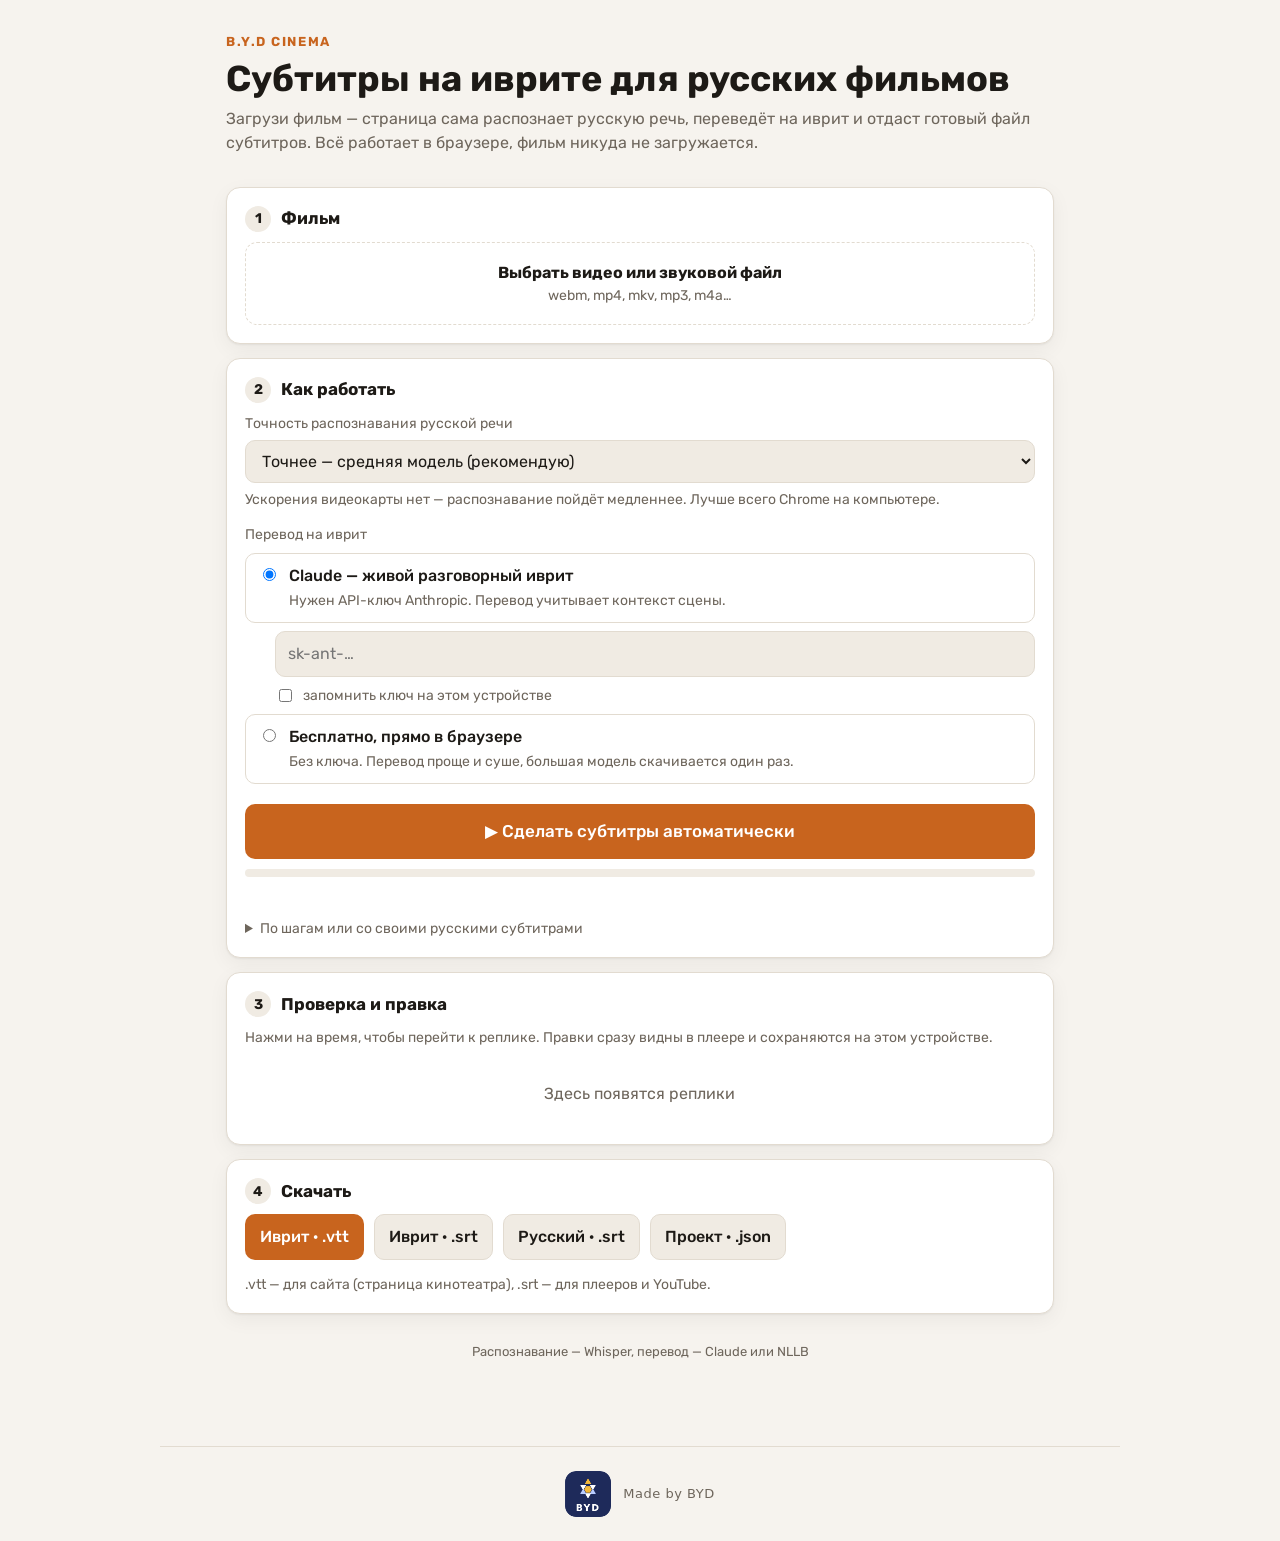
<file: subtitles.html>
<!doctype html>
<html lang="ru">
<head>
<meta charset="utf-8">
<meta name="viewport" content="width=device-width,initial-scale=1,viewport-fit=cover">
<title>B.Y.D Субтитры</title>
<meta name="description" content="Русский фильм → субтитры на иврите автоматически, прямо в браузере.">
<link rel="preconnect" href="https://fonts.googleapis.com">
<link rel="preconnect" href="https://fonts.gstatic.com" crossorigin>
<link href="https://fonts.googleapis.com/css2?family=Rubik:wght@400;500;700&display=swap" rel="stylesheet">
<style>
:root{
  --bg:#f6f3ee; --surface:#ffffff; --surface-2:#f0ebe3; --text:#1d1a16; --muted:#6e665c;
  --line:#e2dbd0; --accent:#c8641e; --accent-ink:#ffffff; --ok:#2f7d4f; --err:#b3261e;
  --radius:14px; --shadow:0 1px 2px rgba(0,0,0,.05),0 6px 20px rgba(0,0,0,.05);
  color-scheme:light;
}
@media (prefers-color-scheme:dark){
  :root:not([data-theme="light"]){
    --bg:#14120f; --surface:#1e1b17; --surface-2:#28241f; --text:#f1ece4; --muted:#a59c90;
    --line:#352f28; --accent:#f0893d; --accent-ink:#1a1209; --ok:#5fbf86; --err:#ff8a80;
    --shadow:none; color-scheme:dark;
  }
}
:root[data-theme="dark"]{
  --bg:#14120f; --surface:#1e1b17; --surface-2:#28241f; --text:#f1ece4; --muted:#a59c90;
  --line:#352f28; --accent:#f0893d; --accent-ink:#1a1209; --ok:#5fbf86; --err:#ff8a80;
  --shadow:none; color-scheme:dark;
}
*{box-sizing:border-box}
html,body{margin:0}
body{background:var(--bg);color:var(--text);font:16px/1.5 Rubik,system-ui,-apple-system,"Segoe UI",Arial,sans-serif;-webkit-text-size-adjust:100%}
.wrap{max-width:860px;margin:0 auto;padding:20px 16px 64px}
header{padding:12px 0 18px}
header .brand{font-size:13px;letter-spacing:.12em;text-transform:uppercase;color:var(--accent);font-weight:700}
h1{font-size:clamp(26px,6vw,36px);line-height:1.15;margin:6px 0 8px}
header p{margin:0;color:var(--muted)}
.card{background:var(--surface);border:1px solid var(--line);border-radius:var(--radius);box-shadow:var(--shadow);padding:18px;margin:14px 0}
.card h2{font-size:17px;margin:0 0 10px;display:flex;gap:10px;align-items:center}
.num{display:inline-grid;place-items:center;width:26px;height:26px;border-radius:50%;background:var(--surface-2);font-size:14px;font-weight:700;flex:none}
.muted{color:var(--muted);font-size:14px}
.row{display:flex;flex-wrap:wrap;gap:10px;align-items:center}
button,.btn{font:inherit;font-weight:500;border:1px solid var(--line);background:var(--surface-2);color:var(--text);border-radius:10px;padding:10px 14px;cursor:pointer;display:inline-flex;align-items:center;gap:8px;text-decoration:none}
button:hover:not(:disabled){border-color:var(--accent)}
button:disabled{opacity:.5;cursor:not-allowed}
.primary{background:var(--accent);color:var(--accent-ink);border-color:transparent}
.big{width:100%;justify-content:center;padding:14px;font-size:17px}
select,input[type=password],input[type=text]{font:inherit;color:var(--text);background:var(--surface-2);border:1px solid var(--line);border-radius:10px;padding:10px 12px;width:100%}
label.opt{display:flex;gap:10px;align-items:flex-start;padding:10px 12px;border:1px solid var(--line);border-radius:10px;cursor:pointer;margin:8px 0}
label.opt input{margin-top:4px}
label.opt b{display:block;font-weight:500}
.file{position:relative;display:block;border:1.5px dashed var(--line);border-radius:12px;padding:18px;text-align:center;cursor:pointer}
.file:hover{border-color:var(--accent)}
.file input{position:absolute;inset:0;opacity:0;cursor:pointer;width:100%}
video{width:100%;max-height:60vh;background:#000;border-radius:10px;margin-top:12px;display:none}
video::cue{font-family:Rubik,Arial,sans-serif;background:rgba(0,0,0,.72);color:#fff;font-size:1.05em;line-height:1.35}
.progress{height:8px;border-radius:99px;background:var(--surface-2);overflow:hidden;margin-top:10px}
.progress i{display:block;height:100%;width:0;background:var(--accent);transition:width .3s}
#status{margin-top:8px;font-size:14px;color:var(--muted);min-height:1.5em}
#status.err{color:var(--err)}
#status.ok{color:var(--ok)}
.banner{background:var(--surface-2);border-radius:10px;padding:12px;margin-top:12px;display:none}
.cues{display:flex;flex-direction:column;gap:10px;max-height:70vh;overflow:auto;padding-right:2px}
.cue{border:1px solid var(--line);border-radius:10px;padding:10px;display:grid;gap:6px}
.cue .t{font:13px/1 ui-monospace,Menlo,Consolas,monospace;color:var(--muted);background:none;border:none;padding:0;justify-self:start}
.cue .t:hover{color:var(--accent)}
.cue textarea{font:inherit;font-size:15px;color:var(--text);background:var(--surface-2);border:1px solid transparent;border-radius:8px;padding:8px 10px;resize:vertical;min-height:44px;width:100%}
.cue textarea:focus{outline:none;border-color:var(--accent)}
.cue textarea.he{font-size:16px}
.cue textarea.he:placeholder-shown{border-color:var(--line);border-style:dashed}
.cue.active{border-color:var(--accent)}
.empty{color:var(--muted);text-align:center;padding:20px 0}
details summary{cursor:pointer;color:var(--muted);font-size:14px}
footer{color:var(--muted);font-size:13px;text-align:center;margin-top:28px}
.check{display:flex;gap:8px;align-items:center;font-size:14px;color:var(--muted);margin-top:8px}
@media (min-width:720px){ .cue{grid-template-columns:110px 1fr 1fr;align-items:start} }
</style>
</head>
<body>
<div class="wrap">
  <header>
    <div class="brand">B.Y.D Cinema</div>
    <h1>Субтитры на иврите для русских фильмов</h1>
    <p>Загрузи фильм — страница сама распознает русскую речь, переведёт на иврит и отдаст готовый файл субтитров. Всё работает в браузере, фильм никуда не загружается.</p>
  </header>

  <section class="card">
    <h2><span class="num">1</span>Фильм</h2>
    <label class="file" id="drop">
      <input type="file" id="film" accept="video/*,audio/*">
      <b id="filmLabel">Выбрать видео или звуковой файл</b>
      <div class="muted">webm, mp4, mkv, mp3, m4a…</div>
    </label>
    <div class="banner" id="savedBanner">
      <div id="savedText" style="margin-bottom:8px"></div>
      <div class="row">
        <button id="resumeBtn" class="primary">Продолжить</button>
        <button id="discardBtn">Начать заново</button>
      </div>
    </div>
    <video id="video" controls playsinline crossorigin="anonymous"></video>
  </section>

  <section class="card">
    <h2><span class="num">2</span>Как работать</h2>
    <div class="muted" style="margin-bottom:6px">Точность распознавания русской речи</div>
    <select id="asrModel">
      <option value="Xenova/whisper-base">Быстро — лёгкая модель, подойдёт и телефону</option>
      <option value="Xenova/whisper-small" selected>Точнее — средняя модель (рекомендую)</option>
      <option value="onnx-community/whisper-large-v3-turbo">Лучше всего — тяжёлая, нужен мощный компьютер</option>
    </select>
    <div class="muted" id="gpuNote" style="margin-top:6px"></div>

    <div class="muted" style="margin:14px 0 0">Перевод на иврит</div>
    <label class="opt"><input type="radio" name="engine" value="claude" checked>
      <span><b>Claude — живой разговорный иврит</b><span class="muted">Нужен API-ключ Anthropic. Перевод учитывает контекст сцены.</span></span></label>
    <div id="keyBox" style="margin:0 0 6px 30px">
      <input type="password" id="apiKey" placeholder="sk-ant-…" autocomplete="off" spellcheck="false">
      <label class="check"><input type="checkbox" id="rememberKey"> запомнить ключ на этом устройстве</label>
    </div>
    <label class="opt"><input type="radio" name="engine" value="local">
      <span><b>Бесплатно, прямо в браузере</b><span class="muted">Без ключа. Перевод проще и суше, большая модель скачивается один раз.</span></span></label>

    <button class="primary big" id="runAll" style="margin-top:12px">▶ Сделать субтитры автоматически</button>
    <div class="progress"><i id="bar"></i></div>
    <div id="status"></div>

    <details style="margin-top:12px">
      <summary>По шагам или со своими русскими субтитрами</summary>
      <div class="row" style="margin-top:10px">
        <button id="asrBtn">Только распознать речь</button>
        <button id="trBtn">Только перевести</button>
        <label class="btn" style="position:relative">Загрузить русские SRT/VTT
          <input type="file" id="ruSubs" accept=".srt,.vtt,text/vtt" style="position:absolute;inset:0;opacity:0;cursor:pointer;width:100%"></label>
        <button id="stopBtn" disabled>Остановить</button>
      </div>
    </details>
  </section>

  <section class="card">
    <h2><span class="num">3</span>Проверка и правка</h2>
    <p class="muted" style="margin-top:0">Нажми на время, чтобы перейти к реплике. Правки сразу видны в плеере и сохраняются на этом устройстве.</p>
    <div class="cues" id="cues"><div class="empty">Здесь появятся реплики</div></div>
  </section>

  <section class="card">
    <h2><span class="num">4</span>Скачать</h2>
    <div class="row">
      <button class="primary" data-dl="he-vtt">Иврит · .vtt</button>
      <button data-dl="he-srt">Иврит · .srt</button>
      <button data-dl="ru-srt">Русский · .srt</button>
      <button data-dl="json">Проект · .json</button>
    </div>
    <p class="muted" style="margin-bottom:0">.vtt — для сайта (страница кинотеатра), .srt — для плееров и YouTube.</p>
  </section>

  <footer>Распознавание — Whisper, перевод — Claude или NLLB</footer>
</div>

<script id="core">
(function (g) {
  'use strict';
  var JUNK = [
    /субтитр\S*\s+(сделал|делал|создал|создавал|подготовил|редактировал)/i,
    /dimatorzok/i, /редактор субтитров/i, /корректор\s+[а-яё]/i,
    /^продолжение следует/i, /^спасибо за просмотр/i, /подписывайтесь на/i,
    /amara\.org/i, /^[\s.…,!?\-–—♪*]*$/
  ];
  function pad(n, w) { return String(n).padStart(w || 2, '0'); }
  function fmtTime(t, sep) {
    var ms = Math.round(Math.max(0, t) * 1000);
    var h = Math.floor(ms / 3600000); ms -= h * 3600000;
    var m = Math.floor(ms / 60000); ms -= m * 60000;
    var s = Math.floor(ms / 1000); ms -= s * 1000;
    return pad(h) + ':' + pad(m) + ':' + pad(s) + (sep || '.') + pad(ms, 3);
  }
  function fmtClock(t) {
    t = Math.max(0, Math.floor(t || 0));
    var h = Math.floor(t / 3600), m = Math.floor(t % 3600 / 60), s = t % 60;
    return (h ? h + ':' + pad(m) : m) + ':' + pad(s);
  }
  function parseTime(s) {
    var m = String(s).trim().match(/^(?:(\d+):)?(\d{1,2}):(\d{1,2})(?:[.,](\d{1,3}))?$/);
    if (!m) return NaN;
    return (+(m[1] || 0)) * 3600 + (+m[2]) * 60 + (+m[3]) + (+(m[4] || '0').padEnd(3, '0')) / 1000;
  }
  function stripMarks(s) { return s.replace(/[‎‏‪-‮]/g, ''); }
  function cleanText(t) { return String(t || '').replace(/\s+/g, ' ').replace(/^[\s\-–—]+(?=\S)/, '').trim(); }
  function isJunk(t) { return JUNK.some(function (r) { return r.test(t); }); }

  function parseSubs(text) {
    text = String(text).replace(/^﻿/, '').replace(/\r/g, '');
    var blocks = text.split(/\n[ \t]*\n/), cues = [];
    blocks.forEach(function (b) {
      var lines = b.split('\n').filter(function (l) { return l.trim() !== ''; });
      var i = lines.findIndex(function (l) { return l.indexOf('-->') >= 0; });
      if (i < 0) return;
      var parts = lines[i].split('-->');
      var start = parseTime(parts[0]);
      var end = parseTime(parts[1].trim().split(/\s+/)[0]);
      if (isNaN(start) || isNaN(end)) return;
      var body = lines.slice(i + 1).map(function (l) { return stripMarks(l).replace(/<[^>]+>/g, '').replace(/\{\\[^}]*\}/g, '').trim(); }).join(' ');
      body = cleanText(body);
      if (body) cues.push({ start: start, end: end, text: body });
    });
    return cues;
  }

  function rms(arr, a, b) {
    a = a || 0; b = b == null ? arr.length : b;
    var s = 0; for (var i = a; i < b; i++) s += arr[i] * arr[i];
    return Math.sqrt(s / Math.max(1, b - a));
  }

  // Split long audio into windows <= maxLen seconds, cutting at the quietest moment
  // inside the last `search` seconds, so words are not cut in half.
  function findCuts(samples, sr, maxLen, search) {
    maxLen = maxLen || 28; search = search || 6;
    var frame = Math.max(1, Math.round(sr * 0.05));
    var nf = Math.ceil(samples.length / frame), en = new Float32Array(nf);
    for (var f = 0; f < nf; f++) en[f] = rms(samples, f * frame, Math.min(samples.length, (f + 1) * frame));
    var total = samples.length, maxS = Math.round(maxLen * sr), searchS = Math.round(search * sr);
    var out = [], start = 0;
    while (start < total) {
      if (total - start <= maxS) { out.push([start, total]); break; }
      var hi = start + maxS, lo = hi - searchS, best = hi, bestV = Infinity;
      for (var k = Math.ceil(lo / frame); (k + 1) * frame <= hi && k < nf; k++) {
        if (en[k] < bestV) { bestV = en[k]; best = k * frame + (frame >> 1); }
      }
      best = Math.min(Math.max(best, lo), hi);
      out.push([start, best]); start = best;
    }
    return out;
  }

  function splitLong(c, maxChars) {
    maxChars = maxChars || 84;
    if (c.text.length <= maxChars) return [c];
    // prefer sentence boundaries, then word boundaries
    var sentences = c.text.match(/[^.!?…]+[.!?…]+["»”]?\s*|[^.!?…]+$/g) || [c.text];
    var parts = [], cur = '';
    sentences.forEach(function (sn) {
      sn = sn.trim(); if (!sn) return;
      if (sn.length > maxChars) {
        if (cur) { parts.push(cur); cur = ''; }
        balanced(sn, maxChars).forEach(function (b) { parts.push(b); });
      } else if (cur && (cur + ' ' + sn).length > maxChars) { parts.push(cur); cur = sn; }
      else cur = cur ? cur + ' ' + sn : sn;
    });
    if (cur) parts.push(cur);
    // short pieces get a little extra weight so they stay readable
    var weights = parts.map(function (p) { return p.length + 12; });
    var totalW = weights.reduce(function (a, w) { return a + w; }, 0);
    var dur = c.end - c.start, t = c.start;
    return parts.map(function (p, i) { var d = dur * weights[i] / totalW; var o = { start: t, end: t + d, text: p }; t += d; return o; });
  }
  // split a long sentence into k pieces of similar length at word boundaries
  function balanced(text, maxChars) {
    var words = text.split(' '), k = Math.ceil(text.length / maxChars), target = text.length / k;
    var out = [], cur = '';
    words.forEach(function (w) {
      var next = cur ? cur + ' ' + w : w;
      if (cur && out.length < k - 1 && (next.length > maxChars || Math.abs(next.length - target) > Math.abs(cur.length - target))) { out.push(cur); cur = w; }
      else cur = next;
    });
    if (cur) out.push(cur);
    return out;
  }

  // raw chunks: [{text, start, end}] in seconds → editable cues
  function buildCues(chunks, duration) {
    var list = [];
    chunks.forEach(function (ch) {
      var text = cleanText(ch.text);
      if (!text || isJunk(text)) return;
      var s = +ch.start || 0, e = ch.end == null ? NaN : +ch.end;
      if (!(e > s)) e = s + Math.max(1.5, text.length / 15);
      list.push({ start: s, end: e, text: text });
    });
    list.sort(function (a, b) { return a.start - b.start; });
    var dedup = [];
    list.forEach(function (c) {
      var p = dedup[dedup.length - 1];
      if (p && p.text.toLowerCase() === c.text.toLowerCase() && c.start - p.end < 3) { p.end = Math.max(p.end, c.end); return; }
      dedup.push(c);
    });
    var res = [];
    dedup.forEach(function (c) { res.push.apply(res, splitLong(c)); });
    for (var i = 0; i < res.length; i++) {
      var c = res[i], next = res[i + 1];
      var minEnd = c.start + Math.min(1.5, Math.max(0.8, c.text.length / 17));
      if (c.end < minEnd) c.end = minEnd;
      var maxEnd = c.start + Math.max(7, c.text.length / 12);
      if (c.end > maxEnd) c.end = maxEnd;
      if (next && c.end > next.start - 0.04) c.end = Math.max(c.start + 0.3, next.start - 0.04);
      if (duration && c.end > duration) c.end = Math.max(c.start + 0.3, duration);
    }
    return res.map(function (c, i) { return { id: i + 1, start: +c.start.toFixed(3), end: +c.end.toFixed(3), ru: c.text, he: '' }; });
  }

  function fromParsed(parsed) {
    return parsed.map(function (c, i) { return { id: i + 1, start: c.start, end: c.end, ru: c.text, he: '' }; });
  }

  function wrapLines(text, max) {
    max = max || 42; text = cleanText(text);
    if (text.length <= max) return text;
    var mid = text.length / 2, best = -1;
    for (var i = 0; i < text.length; i++) if (text[i] === ' ' && (best < 0 || Math.abs(i - mid) < Math.abs(best - mid))) best = i;
    return best < 0 ? text : text.slice(0, best) + '\n' + text.slice(best + 1);
  }
  var RLM = '‏';
  function cueBody(c, field) {
    var t = cleanText(c[field]).replace(/-->/g, '→');
    if (!t) return '';
    var w = wrapLines(t);
    return field === 'he' ? w.split('\n').map(function (l) { return RLM + l + RLM; }).join('\n') : w;
  }
  function toVTT(cues, field) {
    var s = 'WEBVTT\n\n', n = 1;
    cues.forEach(function (c) { var b = cueBody(c, field); if (!b) return; s += (n++) + '\n' + fmtTime(c.start) + ' --> ' + fmtTime(c.end) + '\n' + b + '\n\n'; });
    return s;
  }
  function toSRT(cues, field) {
    var s = '', n = 1;
    cues.forEach(function (c) { var b = cueBody(c, field); if (!b) return; s += (n++) + '\n' + fmtTime(c.start, ',') + ' --> ' + fmtTime(c.end, ',') + '\n' + b + '\n\n'; });
    return s;
  }
  function makeBatches(arr, size) { var out = []; for (var i = 0; i < arr.length; i += size) out.push(arr.slice(i, i + size)); return out; }
  // Claude reply → Map(id → hebrew)
  function parseTranslations(text) {
    var a = text.indexOf('['), b = text.lastIndexOf(']');
    if (a < 0 || b < a) throw new Error('В ответе нет списка переводов');
    var arr = JSON.parse(text.slice(a, b + 1)), map = new Map();
    arr.forEach(function (x) { if (x && x.id != null && typeof x.he === 'string') map.set(+x.id, cleanText(x.he)); });
    return map;
  }
  g.SubCore = { fmtTime: fmtTime, fmtClock: fmtClock, parseTime: parseTime, parseSubs: parseSubs, rms: rms, findCuts: findCuts,
    buildCues: buildCues, fromParsed: fromParsed, wrapLines: wrapLines, toVTT: toVTT, toSRT: toSRT, makeBatches: makeBatches,
    parseTranslations: parseTranslations, isJunk: isJunk, cleanText: cleanText };
})(typeof window !== 'undefined' ? window : globalThis);
</script>

<script id="worker-src" type="text/plain">
import { pipeline, env } from 'https://cdn.jsdelivr.net/npm/@huggingface/transformers@4.3.1';
env.allowLocalModels = false;
const cache = new Map();

async function hasWebGPU() {
  try { return !!(self.navigator && navigator.gpu && await navigator.gpu.requestAdapter()); } catch (e) { return false; }
}
function onProgress(kind) {
  return (p) => {
    if (p.status === 'progress_total') postMessage({ type: 'load', kind, progress: p.progress, loaded: p.loaded, total: p.total });
  };
}
async function getPipe(task, model, kind, tryGPU) {
  const key = task + '|' + model;
  if (cache.has(key)) return cache.get(key);
  const isAsr = task === 'automatic-speech-recognition';
  const attempts = [];
  if (tryGPU && await hasWebGPU()) attempts.push({ device: 'webgpu', dtype: isAsr ? { encoder_model: 'fp32', decoder_model_merged: 'q4' } : 'fp32' });
  attempts.push({ device: 'wasm', dtype: 'q8' });
  attempts.push({ device: 'wasm', dtype: 'fp32' });
  let lastErr;
  for (const a of attempts) {
    try {
      const p = await pipeline(task, model, { device: a.device, dtype: a.dtype, progress_callback: onProgress(kind) });
      cache.set(key, p);
      postMessage({ type: 'device', kind, device: a.device });
      return p;
    } catch (e) {
      lastErr = e;
      postMessage({ type: 'info', text: 'Режим ' + a.device + ' не подошёл, пробую другой…' });
    }
  }
  throw lastErr;
}

self.onmessage = async (ev) => {
  const m = ev.data;
  try {
    if (m.type === 'asr') {
      const asr = await getPipe('automatic-speech-recognition', m.model, 'asr', true);
      const out = await asr(m.audio, { language: 'russian', task: 'transcribe', return_timestamps: true });
      let chunks = (out.chunks || []).map((c) => {
        const ts = c.timestamp || [];
        return {
          text: c.text,
          start: (ts[0] != null ? ts[0] : 0) + m.offset,
          end: ts[1] != null ? ts[1] + m.offset : m.offset + m.length
        };
      });
      if (!chunks.length && out.text && out.text.trim()) chunks = [{ text: out.text, start: m.offset, end: m.offset + m.length }];
      postMessage({ id: m.id, type: 'result', result: chunks });
    } else if (m.type === 'translate') {
      const tr = await getPipe('translation', 'Xenova/nllb-200-distilled-600M', 'mt', false);
      const res = [];
      for (let i = 0; i < m.texts.length; i++) {
        if (self.__stop) break;
        let he = '';
        if (m.texts[i] && m.texts[i].trim()) {
          const o = await tr(m.texts[i], { src_lang: 'rus_Cyrl', tgt_lang: 'heb_Hebr', max_new_tokens: 256 });
          he = (o && o[0] && o[0].translation_text) || '';
        }
        res.push(he);
        postMessage({ type: 'tprogress', index: m.indexes[i], text: he, done: i + 1, total: m.texts.length });
      }
      self.__stop = false;
      postMessage({ id: m.id, type: 'result', result: res });
    } else if (m.type === 'stop') {
      self.__stop = true;
    }
  } catch (e) {
    postMessage({ id: m.id, type: 'error', text: String((e && e.message) || e) });
  }
};
</script>

<script type="module">
const C = window.SubCore;
const $ = (s) => document.querySelector(s);
const SR = 16000;
const CLAUDE_MODEL = 'claude-sonnet-5-5';
const CLAUDE_SYSTEM = `You are a professional film subtitle translator from Russian into Hebrew.
Translate every subtitle line into natural, colloquial modern Israeli Hebrew, the way a professional subtitler would for Israeli viewers:
- short and easy to read on screen; condense filler words, keep the meaning, tone, humor and swearing level;
- no nikud; transliterate names and places into Hebrew letters consistently;
- keep each line self-contained (it is shown alone), but use the context to get gender, number and references right;
- if a line is a speech-recognition error or noise, give your best short guess.
You receive JSON {context_before, lines:[{id, ru}]}. Reply with ONLY a JSON array [{"id": <same id>, "he": "<Hebrew>"}], one item for every line, nothing else.`;

const state = { file: null, url: null, cues: [], busy: false, stop: false, saveKey: null };

/* ---------- storage (best effort) ---------- */
const store = {
  get(k) { try { return localStorage.getItem(k); } catch (e) { return null; } },
  set(k, v) { try { localStorage.setItem(k, v); return true; } catch (e) { return false; } },
  del(k) { try { localStorage.removeItem(k); } catch (e) {} }
};
let saveTimer = 0;
function save() {
  if (!state.saveKey) return;
  clearTimeout(saveTimer);
  saveTimer = setTimeout(() => store.set(state.saveKey, JSON.stringify({ v: 1, cues: state.cues, saved: Date.now() })), 400);
}

/* ---------- status ---------- */
function setStatus(text, kind) { const el = $('#status'); el.textContent = text || ''; el.className = kind || ''; }
function setProgress(p, text) { $('#bar').style.width = Math.max(0, Math.min(100, p)) + '%'; if (text) setStatus(text); }
const mb = (b) => (b / 1048576).toFixed(0);

/* ---------- worker RPC ---------- */
let worker = null, rpcId = 0;
const pending = new Map();
function getWorker() {
  if (worker) return worker;
  const src = $('#worker-src').textContent;
  worker = new Worker(URL.createObjectURL(new Blob([src], { type: 'text/javascript' })), { type: 'module' });
  worker.onmessage = (e) => {
    const m = e.data;
    if (m.type === 'load') {
      setProgress(m.progress, (m.kind === 'asr' ? 'Скачиваю модель распознавания' : 'Скачиваю модель перевода') +
        (m.total ? ` · ${mb(m.loaded)} из ${mb(m.total)} МБ` : '') + ' (только в первый раз)');
      return;
    }
    if (m.type === 'info') { setStatus(m.text); return; }
    if (m.type === 'device') { if (m.kind === 'asr') $('#gpuNote').textContent = m.device === 'webgpu' ? 'Работает с ускорением видеокарты (WebGPU).' : 'Работает без ускорения — будет медленнее.'; return; }
    if (m.type === 'tprogress') {
      const c = state.cues[m.index];
      if (c) { c.he = m.text; paintHe(m.index); }
      setProgress(m.done / m.total * 100, `Перевожу · ${m.done} из ${m.total}`);
      save(); scheduleTrack();
      return;
    }
    const p = pending.get(m.id);
    if (!p) return;
    pending.delete(m.id);
    if (m.type === 'error') p.reject(new Error(m.text)); else p.resolve(m.result);
  };
  worker.onerror = (e) => {
    const err = new Error(e.message || 'Не удалось запустить обработчик');
    pending.forEach((p) => p.reject(err)); pending.clear();
    worker = null;
  };
  return worker;
}
function rpc(msg, transfer) {
  return new Promise((resolve, reject) => {
    const id = ++rpcId;
    pending.set(id, { resolve, reject });
    getWorker().postMessage({ ...msg, id }, transfer || []);
  });
}

/* ---------- audio ---------- */
async function decodeAudio(file) {
  const buf = await file.arrayBuffer();
  const AC = window.AudioContext || window.webkitAudioContext;
  let ctx;
  try { ctx = new AC({ sampleRate: SR }); } catch (e) { ctx = new AC(); }
  try {
    const ab = await ctx.decodeAudioData(buf);
    let data;
    if (ab.numberOfChannels === 1) data = ab.getChannelData(0).slice();
    else {
      data = new Float32Array(ab.length);
      for (let c = 0; c < ab.numberOfChannels; c++) { const d = ab.getChannelData(c); for (let i = 0; i < d.length; i++) data[i] += d[i] / ab.numberOfChannels; }
    }
    if (ab.sampleRate !== SR) data = resample(data, ab.sampleRate, SR);
    return { data, duration: ab.duration };
  } catch (e) {
    throw new Error('Браузер не смог прочитать звук из этого файла. Попробуй Chrome на компьютере или файл mp4/mp3.');
  } finally { try { ctx.close(); } catch (e) {} }
}
function resample(data, from, to) {
  const ratio = from / to, n = Math.floor(data.length / ratio), out = new Float32Array(n);
  for (let i = 0; i < n; i++) { const x = i * ratio, a = Math.floor(x), f = x - a; out[i] = data[a] * (1 - f) + (data[a + 1] || 0) * f; }
  return out;
}

/* ---------- wake lock ---------- */
let wake = null;
async function keepAwake(on) {
  try {
    if (on && 'wakeLock' in navigator) wake = await navigator.wakeLock.request('screen');
    else if (!on && wake) { await wake.release(); wake = null; }
  } catch (e) {}
}

/* ---------- steps ---------- */
async function recognize() {
  if (!state.file) throw new Error('Сначала выбери фильм');
  const model = $('#asrModel').value;
  setProgress(0, 'Читаю звуковую дорожку…');
  const { data, duration } = await decodeAudio(state.file);
  const wins = C.findCuts(data, SR, 28, 6);
  const raw = [];
  for (let i = 0; i < wins.length; i++) {
    if (state.stop) throw new Error('Остановлено');
    const [a, b] = wins[i];
    setProgress(i / wins.length * 100, `Распознаю речь · ${C.fmtClock(a / SR)} из ${C.fmtClock(duration)}`);
    if (C.rms(data, a, b) < 0.003) continue; // silence: skip, Whisper invents text on silence
    const slice = data.slice(a, b);
    const chunks = await rpc({ type: 'asr', model, audio: slice, offset: a / SR, length: (b - a) / SR }, [slice.buffer]);
    raw.push(...chunks);
    state.cues = C.buildCues(raw, duration);
    render(); save(); scheduleTrack();
  }
  state.cues = C.buildCues(raw, duration);
  render(); save(); scheduleTrack();
  setProgress(100, `Распознано реплик: ${state.cues.length}`);
  if (!state.cues.length) throw new Error('Речь не найдена. Проверь, что в файле есть звук.');
}

async function translateLocal(idx) {
  const res = await rpc({ type: 'translate', texts: idx.map((i) => state.cues[i].ru), indexes: idx });
  return res;
}

async function translateClaude(idx) {
  const key = $('#apiKey').value.trim();
  if (!key) throw new Error('Вставь API-ключ Claude (или выбери бесплатный перевод)');
  if ($('#rememberKey').checked) store.set('byd_claude_key', key); else store.del('byd_claude_key');
  const batches = C.makeBatches(idx, 40);
  let done = 0, missed = 0;
  for (const batch of batches) {
    if (state.stop) throw new Error('Остановлено');
    const first = batch[0];
    const context_before = state.cues.slice(Math.max(0, first - 6), first).map((c) => ({ ru: c.ru, he: c.he }));
    const payload = { context_before, lines: batch.map((i) => ({ id: state.cues[i].id, ru: state.cues[i].ru })) };
    let r;
    try {
      r = await fetch('https://api.anthropic.com/v1/messages', {
        method: 'POST',
        headers: {
          'content-type': 'application/json',
          'x-api-key': key,
          'anthropic-version': '2023-06-01',
          'anthropic-dangerous-direct-browser-access': 'true'
        },
        body: JSON.stringify({ model: CLAUDE_MODEL, max_tokens: 8000, system: CLAUDE_SYSTEM, messages: [{ role: 'user', content: JSON.stringify(payload) }] })
      });
    } catch (e) { throw new Error('Нет связи с Claude. Проверь интернет.'); }
    if (!r.ok) {
      let msg = '';
      try { const j = await r.json(); msg = (j.error && j.error.message) || ''; } catch (e) {}
      if (r.status === 401) throw new Error('Ключ не подходит (401). Проверь API-ключ.');
      throw new Error(`Claude ответил ошибкой ${r.status}${msg ? ': ' + msg : ''}`);
    }
    const j = await r.json();
    const text = (j.content || []).filter((b) => b.type === 'text').map((b) => b.text).join('');
    const map = C.parseTranslations(text);
    batch.forEach((i) => {
      const c = state.cues[i];
      if (map.has(c.id)) { c.he = map.get(c.id); paintHe(i); } else missed++;
    });
    done += batch.length;
    setProgress(done / idx.length * 100, `Перевожу с Claude · ${done} из ${idx.length}`);
    save(); scheduleTrack();
  }
  if (missed) setStatus(`Готово, но ${missed} реплик остались без перевода — нажми «Только перевести», чтобы дозаполнить.`);
}

async function translate() {
  if (!state.cues.length) throw new Error('Нет реплик для перевода — сначала распознай речь или загрузи русские субтитры');
  const idx = state.cues.map((c, i) => (c.he ? -1 : i)).filter((i) => i >= 0);
  if (!idx.length) { setStatus('Все реплики уже переведены.', 'ok'); return; }
  const engine = document.querySelector('input[name=engine]:checked').value;
  setProgress(0, `Перевожу ${idx.length} реплик…`);
  if (engine === 'claude') await translateClaude(idx); else await translateLocal(idx);
  setProgress(100);
}

async function run(fn) {
  if (state.busy) return;
  state.busy = true; state.stop = false; lockUi(true); keepAwake(true);
  try {
    await fn();
    if (!/без перевода/.test($('#status').textContent)) setStatus('Готово! Проверь реплики и скачай файл.', 'ok');
  } catch (e) {
    setStatus(e.message || String(e), 'err');
  } finally {
    state.busy = false; lockUi(false); keepAwake(false);
  }
}
function lockUi(on) {
  ['#runAll', '#asrBtn', '#trBtn', '#film', '#ruSubs'].forEach((s) => { $(s).disabled = on; });
  $('#stopBtn').disabled = !on;
}

/* ---------- editor ---------- */
function esc(s) { return String(s).replace(/[&<>"]/g, (ch) => ({ '&': '&amp;', '<': '&lt;', '>': '&gt;', '"': '&quot;' }[ch])); }
function render() {
  const box = $('#cues');
  if (!state.cues.length) { box.innerHTML = '<div class="empty">Здесь появятся реплики</div>'; return; }
  box.innerHTML = state.cues.map((c, i) => `<div class="cue" data-i="${i}">
      <button class="t" data-seek="${c.start}" title="Перейти">${C.fmtTime(c.start).slice(0, 8)}</button>
      <textarea class="ru" lang="ru" rows="2" data-f="ru">${esc(c.ru)}</textarea>
      <textarea class="he" lang="he" dir="rtl" rows="2" data-f="he" placeholder="תרגום">${esc(c.he)}</textarea>
    </div>`).join('');
}
function paintHe(i) {
  const ta = document.querySelector(`.cue[data-i="${i}"] textarea.he`);
  if (ta && document.activeElement !== ta) ta.value = state.cues[i].he;
}
$('#cues').addEventListener('input', (e) => {
  const ta = e.target.closest('textarea'); if (!ta) return;
  const i = +ta.closest('.cue').dataset.i;
  state.cues[i][ta.dataset.f] = ta.value;
  save(); scheduleTrack();
});
$('#cues').addEventListener('click', (e) => {
  const b = e.target.closest('[data-seek]'); if (!b) return;
  const v = $('#video');
  if (v.src) { v.currentTime = +b.dataset.seek + 0.01; v.play().catch(() => {}); }
});

/* ---------- live track in the player ---------- */
let trackTimer = 0, trackUrl = null;
function scheduleTrack() { clearTimeout(trackTimer); trackTimer = setTimeout(updateTrack, 500); }
function updateTrack() {
  const v = $('#video');
  if (!v.src || !state.cues.length) return;
  const hasHe = state.cues.some((c) => c.he && c.he.trim());
  const field = hasHe ? 'he' : 'ru';
  v.querySelectorAll('track').forEach((t) => t.remove());
  if (trackUrl) URL.revokeObjectURL(trackUrl);
  trackUrl = URL.createObjectURL(new Blob([C.toVTT(state.cues, field)], { type: 'text/vtt' }));
  const t = document.createElement('track');
  t.kind = 'subtitles'; t.srclang = field; t.label = hasHe ? 'עברית' : 'Русский'; t.src = trackUrl; t.default = true;
  v.appendChild(t);
  t.addEventListener('load', () => { t.track.mode = 'showing'; });
  t.track.mode = 'showing';
}
$('#video').addEventListener('timeupdate', () => {
  const now = $('#video').currentTime;
  const i = state.cues.findIndex((c) => now >= c.start && now < c.end);
  document.querySelectorAll('.cue.active').forEach((el) => el.classList.remove('active'));
  if (i >= 0) { const el = document.querySelector(`.cue[data-i="${i}"]`); if (el) el.classList.add('active'); }
});

/* ---------- files ---------- */
function baseName() { return state.file ? state.file.name.replace(/\.[^.]+$/, '') : 'subtitles'; }
$('#film').addEventListener('change', () => {
  const f = $('#film').files[0]; if (!f) return;
  state.file = f;
  $('#filmLabel').textContent = f.name;
  if (state.url) URL.revokeObjectURL(state.url);
  state.url = URL.createObjectURL(f);
  const v = $('#video'); v.src = state.url; v.style.display = 'block';
  state.saveKey = 'bydsubs:' + f.name + ':' + f.size;
  const saved = store.get(state.saveKey);
  $('#savedBanner').style.display = 'none';
  if (saved) {
    try {
      const j = JSON.parse(saved);
      if (j.cues && j.cues.length) {
        const he = j.cues.filter((c) => c.he).length;
        $('#savedText').textContent = `Для этого фильма есть сохранённая работа: ${j.cues.length} реплик, переведено ${he}.`;
        $('#savedBanner').style.display = 'block';
        $('#resumeBtn').onclick = () => { state.cues = j.cues; render(); updateTrack(); $('#savedBanner').style.display = 'none'; setStatus('Продолжаем с сохранённого места.'); };
        $('#discardBtn').onclick = () => { store.del(state.saveKey); state.cues = []; render(); $('#savedBanner').style.display = 'none'; };
      }
    } catch (e) {}
  }
  if (!saved) { state.cues = []; render(); }
  setStatus('Фильм выбран. Нажми «Сделать субтитры автоматически».');
});
$('#ruSubs').addEventListener('change', async () => {
  const f = $('#ruSubs').files[0]; if (!f) return;
  const parsed = C.parseSubs(await f.text());
  if (!parsed.length) { setStatus('Не нашёл реплик в этом файле субтитров.', 'err'); return; }
  state.cues = C.fromParsed(parsed);
  if (!state.saveKey) state.saveKey = 'bydsubs:' + f.name + ':' + f.size;
  render(); save(); updateTrack();
  setStatus(`Загружено русских реплик: ${state.cues.length}. Теперь нажми «Только перевести».`, 'ok');
  $('#ruSubs').value = '';
});
function download(name, text, type) {
  const a = document.createElement('a');
  a.href = URL.createObjectURL(new Blob(['﻿' + text], { type: type || 'text/plain;charset=utf-8' }));
  a.download = name; document.body.appendChild(a); a.click();
  setTimeout(() => { URL.revokeObjectURL(a.href); a.remove(); }, 1000);
}
document.querySelectorAll('[data-dl]').forEach((b) => b.addEventListener('click', () => {
  if (!state.cues.length) { setStatus('Пока нечего скачивать.', 'err'); return; }
  const k = b.dataset.dl, n = baseName();
  if (k === 'he-vtt') download(n + '.he.vtt', C.toVTT(state.cues, 'he'), 'text/vtt;charset=utf-8');
  if (k === 'he-srt') download(n + '.he.srt', C.toSRT(state.cues, 'he'));
  if (k === 'ru-srt') download(n + '.ru.srt', C.toSRT(state.cues, 'ru'));
  if (k === 'json') download(n + '.subs.json', JSON.stringify({ v: 1, cues: state.cues }, null, 1), 'application/json');
}));

/* ---------- buttons ---------- */
$('#runAll').addEventListener('click', () => run(async () => { if (!state.cues.length) await recognize(); await translate(); }));
$('#asrBtn').addEventListener('click', () => run(recognize));
$('#trBtn').addEventListener('click', () => run(translate));
$('#stopBtn').addEventListener('click', () => { state.stop = true; if (worker) worker.postMessage({ type: 'stop' }); setStatus('Останавливаю после текущего шага…'); });
document.querySelectorAll('input[name=engine]').forEach((r) => r.addEventListener('change', () => {
  $('#keyBox').style.display = document.querySelector('input[name=engine]:checked').value === 'claude' ? 'block' : 'none';
}));

/* ---------- init ---------- */
const savedKey = store.get('byd_claude_key');
if (savedKey) { $('#apiKey').value = savedKey; $('#rememberKey').checked = true; }
(async () => {
  let gpu = false;
  try { gpu = !!(navigator.gpu && await navigator.gpu.requestAdapter()); } catch (e) {}
  $('#gpuNote').textContent = gpu ? 'Браузер поддерживает ускорение видеокарты — распознавание будет быстрым.'
    : 'Ускорения видеокарты нет — распознавание пойдёт медленнее. Лучше всего Chrome на компьютере.';
})();
</script>
<script src="made-by-byd.js"></script>
</body>
</html>
</file>
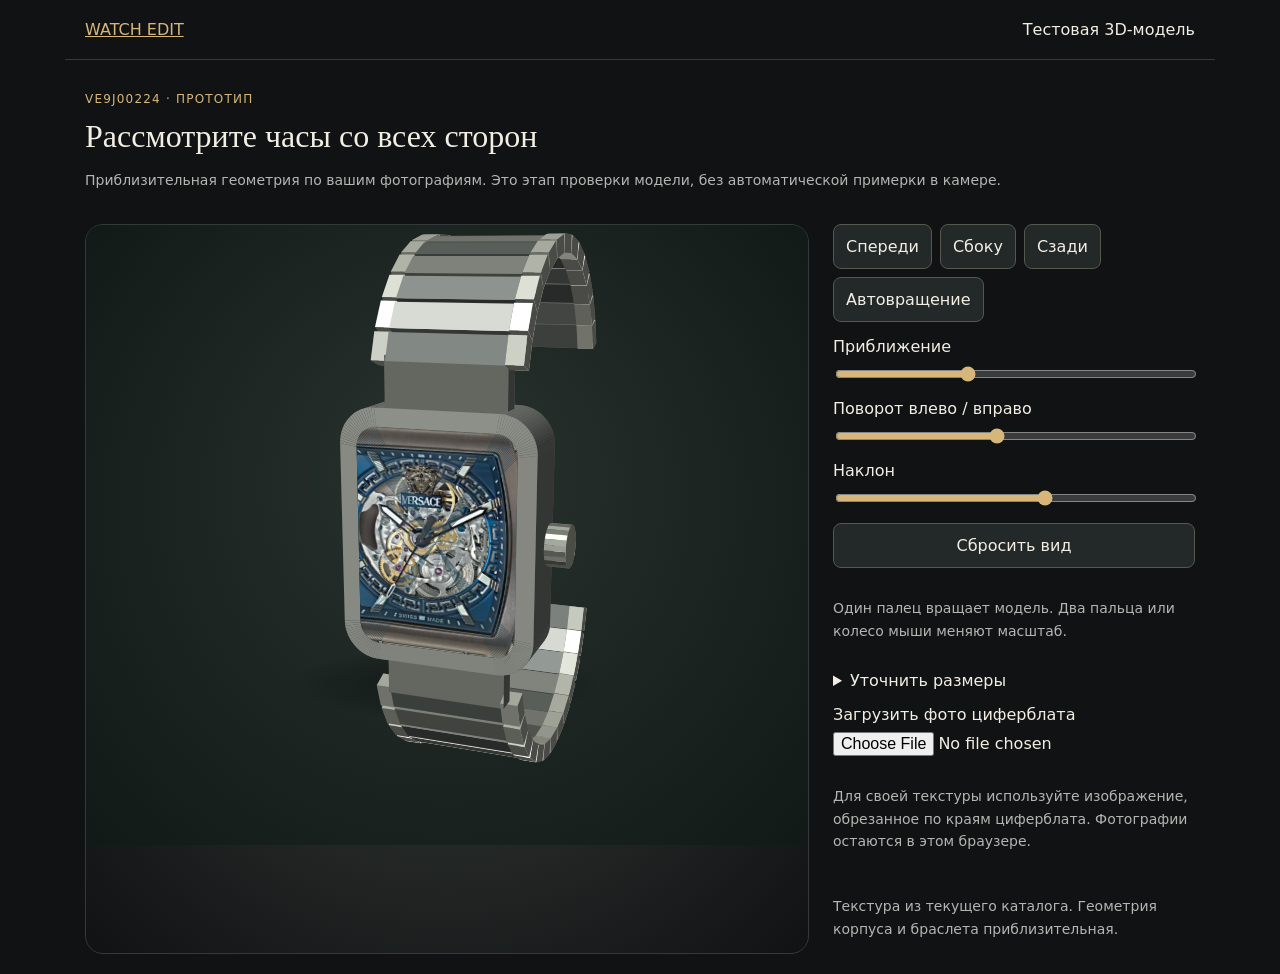
<file: watch-3d.html>
<!doctype html><html lang="ru"><meta charset="utf-8"><meta name="viewport" content="width=device-width,initial-scale=1"><title>WATCH EDIT · 3D тест</title><link rel="icon" href="data:image/svg+xml,%3Csvg xmlns=%27http://www.w3.org/2000/svg%27 viewBox=%270 0 64 64%27%3E%3Crect x=%2222%22 y=%222%22 width=%2220%22 height=%2260%22 rx=%224%22 fill=%22%2356696F%22/%3E%3Ccircle cx=%2232%22 cy=%2232%22 r=%2218%22 fill=%22%23E0AE5E%22/%3E%3Ccircle cx=%2232%22 cy=%2232%22 r=%2213%22 fill=%22%2310262E%22/%3E%3Cpath d=%22M32 24v8l6 4%22 stroke=%22%23E0AE5E%22 stroke-width=%223%22 fill=%22none%22 stroke-linecap=%22round%22/%3E%3C/svg%3E"><meta name="robots" content="noindex"><style>*{box-sizing:border-box}body{margin:0;background:#101213;color:#f3eee4;font:16px system-ui}header,main{max-width:1150px;margin:auto;padding:20px}header{display:flex;justify-content:space-between;border-bottom:1px solid #343a39}a{color:#d7b67a}h1{font:32px Georgia;margin:0 0 12px}.grid{display:grid;grid-template-columns:2fr 1fr;gap:24px}.stage{background:radial-gradient(ellipse,#373d39,#101213);border:1px solid #343a39;border-radius:18px;overflow:hidden}canvas{display:block;width:100%;height:620px;touch-action:none;cursor:grab}.panel{display:grid;gap:15px;align-content:start}button,input{font:inherit}button{padding:12px;border-radius:8px;border:1px solid #56584d;background:#232928;color:#f3eee4;cursor:pointer}button.active{background:#d7b67a;color:#17140e}label{display:grid;gap:8px}input[type=range]{width:100%;accent-color:#d7b67a}.row{display:flex;gap:8px;flex-wrap:wrap}.note{color:#b4b6b2;font-size:14px;line-height:1.6}.tag{color:#d7b67a;font-size:12px;letter-spacing:.1em}#status{min-height:25px}@media(max-width:760px){.grid{grid-template-columns:1fr}canvas{height:430px}h1{font-size:27px}}</style>
<header><a href="./">WATCH EDIT</a><span>Тестовая 3D-модель</span></header><main><p class="tag">VE9J00224 · ПРОТОТИП</p><h1>Рассмотрите часы со всех сторон</h1><p class="note">Приблизительная геометрия по вашим фотографиям. Это этап проверки модели, без автоматической примерки в камере.</p><br><div class="grid"><div class="stage"><canvas id="view" aria-label="Вращаемая объёмная модель часов"></canvas></div><div class="panel"><div class="row"><button data-pose="front">Спереди</button><button data-pose="side">Сбоку</button><button data-pose="back">Сзади</button><button id="auto">Автовращение</button></div><label>Приближение <input id="zoom" type="range" min="55" max="180" value="100"></label><label>Поворот влево / вправо <input id="yaw" type="range" min="-180" max="180" value="-20"></label><label>Наклон <input id="pitch" type="range" min="-89" max="89" value="15"></label><button id="reset">Сбросить вид</button><p class="note">Один палец вращает модель. Два пальца или колесо мыши меняют масштаб.</p><details><summary>Уточнить размеры</summary><p class="note">49 мм указаны продавцом без уточнения стороны. Ниже — предположения для первого теста, не подтверждённые размеры.</p><label>Высота корпуса, мм<input id="height" type="number" min="25" max="65" value="49"></label><label>Ширина корпуса, мм<input id="width" type="number" min="20" max="55" value="38"></label><label>Толщина корпуса, мм<input id="depth" type="number" min="5" max="25" value="12"></label><label>Ширина браслета, мм<input id="band" type="number" min="12" max="35" value="24"></label></details><label>Загрузить фото циферблата<input id="frontFile" type="file" accept="image/*"></label><p class="note">Для своей текстуры используйте изображение, обрезанное по краям циферблата. Фотографии остаются в этом браузере.</p><p id="status" class="note">Загрузка фотографии из каталога…</p></div></div></main>
<script>
'use strict';
const cv=document.querySelector('#view'),ctx=cv.getContext('2d'),$=s=>document.querySelector(s);let yaw=-20,pitch=15,zoom=1,auto=false,faces=[],texture=null,exactTexture=false,W=700,H=620;const dims={width:38,height:49,depth:12,band:24};
function polygon(points,color,uv){faces.push({points,color,uv});}
function ring(w,h,r,z,n=20){const p=[];for(let k=0;k<4;k++){const angle=k*Math.PI/2,cx=(k===0||k===3?1:-1)*(w/2-r),cy=(k<2?1:-1)*(h/2-r);for(let j=0;j<=n;j++){const a=angle+j*Math.PI/2/n;p.push([cx+Math.cos(a)*r,cy+Math.sin(a)*r,z]);}}return p;}
function caseMesh(w,h,d){const front=ring(w,h,7,d/2),back=ring(w,h,7,-d/2);for(let i=0;i<front.length;i++){let j=(i+1)%front.length;polygon([front[i],front[j],back[j],back[i]],'#727570');}polygon(back.slice().reverse(),'#595e59');const inner=ring(w-7,h-7,4,d/2+.3);for(let i=0;i<front.length;i++){let j=(i+1)%front.length;polygon([front[i],front[j],inner[j],inner[i]],'#999c94');}for(let i=0;i<inner.length;i++){let j=(i+1)%inner.length;polygon([[0,0,d/2+.4],inner[i],inner[j]],'#174155',[[.5,.5],[(inner[i][0]+(w-7)/2)/(w-7),.5-inner[i][1]/(h-7)],[(inner[j][0]+(w-7)/2)/(w-7),.5-inner[j][1]/(h-7)]]);}}
function box(cx,cy,cz,w,h,d,color,angle=0){let p=[];for(let z of [-1,1])for(let y of [-1,1])for(let x of [-1,1]){let yy=y*h/2,zz=z*d/2;p.push([cx+x*w/2,cy+yy*Math.cos(angle)-zz*Math.sin(angle),cz+yy*Math.sin(angle)+zz*Math.cos(angle)]);}for(let ids of [[4,5,7,6],[1,0,2,3],[0,4,6,2],[5,1,3,7],[2,6,7,3],[0,1,5,4]])polygon(ids.map(i=>p[i]),color);}
function build(){faces=[];caseMesh(dims.width,dims.height,dims.depth);for(let sign of [-1,1])box(0,sign*(dims.height/2+4),-1,dims.band,10,4,"#71756e");const radius=29;for(let sign of [-1,1])for(let i=0;i<13;i++){let a=.35+i*.205,cy=sign*(dims.height/2+radius*Math.sin(a)),cz=-radius*(1-Math.cos(a));box(0,cy,cz,dims.band,5.5,3,i%2?'#71756e':'#555b56',sign*-a);box(-dims.band/2-1,cy,cz,3.5,5.5,3.6,'#a0a398',sign*-a);box(dims.band/2+1,cy,cz,3.5,5.5,3.6,'#a0a398',sign*-a);}const centerX=dims.width/2+3;let n=24;for(let i=0;i<n;i++){let a=i*2*Math.PI/n,b=(i+1)*2*Math.PI/n;polygon([[centerX-2,Math.cos(a)*4,Math.sin(a)*4],[centerX+2,Math.cos(a)*4,Math.sin(a)*4],[centerX+2,Math.cos(b)*4,Math.sin(b)*4],[centerX-2,Math.cos(b)*4,Math.sin(b)*4]],i%2?'#a0a398':'#666d65');}polygon(Array.from({length:n},(_,i)=>[centerX+2,Math.cos(i*2*Math.PI/n)*4,Math.sin(i*2*Math.PI/n)*4]),'#a3a699');}
function rotate(p){let a=yaw*Math.PI/180,b=pitch*Math.PI/180,x=p[0]*Math.cos(a)+p[2]*Math.sin(a),z=-p[0]*Math.sin(a)+p[2]*Math.cos(a),y=p[1]*Math.cos(b)-z*Math.sin(b);return [x,y,p[1]*Math.sin(b)+z*Math.cos(b)];}
function project(p){let t=rotate(p),scale=Math.min(W,H)*zoom*1.7/(200-t[2]);return {x:W/2+t[0]*scale,y:H/2-t[1]*scale,z:t[2],r:t};}
function textured(q,uv){let pts=uv.map(p=>({x:p[0]*texture.width,y:p[1]*texture.height})),u=pts[1].x-pts[0].x,v=pts[1].y-pts[0].y,s=pts[2].x-pts[0].x,t=pts[2].y-pts[0].y,det=u*t-s*v;if(Math.abs(det)<.01)return;let dx=q[1].x-q[0].x,dy=q[1].y-q[0].y,ex=q[2].x-q[0].x,ey=q[2].y-q[0].y,a=(dx*t-ex*v)/det,b=(dy*t-ey*v)/det,c=(ex*u-dx*s)/det,d=(ey*u-dy*s)/det;ctx.save();ctx.beginPath();q.forEach((p,i)=>i?ctx.lineTo(p.x,p.y):ctx.moveTo(p.x,p.y));ctx.closePath();ctx.clip();ctx.transform(a,b,c,d,q[0].x-a*pts[0].x-c*pts[0].y,q[0].y-b*pts[0].x-d*pts[0].y);ctx.drawImage(texture,0,0);ctx.restore();}
function faceNormal(p){if(p.length<3)return [0,0,1];let a=p[0].r,b=p[1].r,c=p[2].r,u=b.map((v,i)=>v-a[i]),v=c.map((q,i)=>q-a[i]),n=[u[1]*v[2]-u[2]*v[1],u[2]*v[0]-u[0]*v[2],u[0]*v[1]-u[1]*v[0]],l=Math.hypot(...n)||1;if(n[2]<0)l=-l;return n.map(x=>x/l);}
function metalColor(hex,diff,spec){if(!/^#[0-9a-f]{6}$/i.test(hex))return hex;let c=[1,3,5].map(i=>parseInt(hex.slice(i,i+2),16));return 'rgb('+c.map(v=>Math.round(Math.max(0,Math.min(255,v*diff+255*spec)))).join(',')+')';}
function draw(){let ratio=Math.min(devicePixelRatio||1,3),rect=cv.getBoundingClientRect();W=rect.width;H=rect.height;if(cv.width!==Math.round(W*ratio)||cv.height!==Math.round(H*ratio)){cv.width=Math.round(W*ratio);cv.height=Math.round(H*ratio);}ctx.setTransform(ratio,0,0,ratio,0,0);ctx.clearRect(0,0,W,H);let background=ctx.createRadialGradient(W*.5,H*.37,10,W*.5,H*.5,Math.max(W,H)*.7);background.addColorStop(0,'#28322e');background.addColorStop(1,'#101816');ctx.fillStyle=background;ctx.fillRect(0,0,W,H);ctx.save();ctx.translate(W/2,H*.74);ctx.scale(1,.24);let shadow=ctx.createRadialGradient(0,0,8,0,0,Math.min(W,H)*.25*zoom);shadow.addColorStop(0,'rgba(0,0,0,.44)');shadow.addColorStop(.48,'rgba(0,0,0,.22)');shadow.addColorStop(1,'rgba(0,0,0,0)');ctx.fillStyle=shadow;ctx.fillRect(-W/2,-H,W,H*2);ctx.restore();let list=faces.map(f=>({...f,q:f.points.map(project)})).sort((a,b)=>a.q.reduce((s,p)=>s+p.z,0)/a.q.length-b.q.reduce((s,p)=>s+p.z,0)/b.q.length);for(let f of list){let p=f.q;ctx.beginPath();p.forEach((v,i)=>i?ctx.lineTo(v.x,v.y):ctx.moveTo(v.x,v.y));ctx.closePath();let normal=faceNormal(p),diff=Math.max(0,normal[0]*-.38+normal[1]*.55+normal[2]*.74),spec=Math.pow(Math.max(0,normal[0]*-.2+normal[1]*.3+normal[2]*.932),34);
ctx.fillStyle=metalColor(f.color,.46+diff*.62,spec*.45);ctx.fill();
if(f.uv&&texture){textured(p,f.uv);ctx.save();ctx.clip();let glass=ctx.createLinearGradient(W*.23,H*.15,W*.74,H*.8);glass.addColorStop(0,'rgba(255,255,255,0)');glass.addColorStop(.32,'rgba(255,255,255,.06)');glass.addColorStop(.5,'rgba(255,255,255,.015)');glass.addColorStop(1,'rgba(0,0,0,.035)');ctx.fillStyle=glass;ctx.fillRect(0,0,W,H);ctx.restore();}
else{ctx.strokeStyle='rgba(230,239,230,'+(.025+spec*.09)+')';ctx.lineWidth=.35;ctx.stroke();}}}
function sync(){$('#yaw').value=yaw;$('#pitch').value=pitch;$('#zoom').value=zoom*100;draw();}
for(let id of ['width','height','depth','band'])$('#'+id).oninput=function(){let v=Number(this.value);if(!Number.isFinite(v)||v<Number(this.min)||v>Number(this.max))return;dims[id]=v;build();draw();};for(let id of ['yaw','pitch','zoom'])$('#'+id).oninput=function(){if(id==='yaw')yaw=+this.value;else if(id==='pitch')pitch=+this.value;else zoom=this.value/100;draw();};
function stop(){auto=false;$('#auto').classList.remove('active');}$('#reset').onclick=()=>{stop();yaw=-20;pitch=15;zoom=1;sync();};document.querySelectorAll('[data-pose]').forEach(b=>b.onclick=()=>{stop();yaw={front:0,side:85,back:180}[b.dataset.pose];pitch=0;sync();});$('#auto').onclick=()=>{auto=!auto;$('#auto').classList.toggle('active',auto);};
const pointers=new Map();let gesture;function start(){gesture={points:[...pointers.values()],yaw,pitch,zoom};}cv.onpointerdown=e=>{stop();cv.setPointerCapture(e.pointerId);pointers.set(e.pointerId,[e.clientX,e.clientY]);start();};cv.onpointermove=e=>{if(!pointers.has(e.pointerId))return;pointers.set(e.pointerId,[e.clientX,e.clientY]);let p=[...pointers.values()],g=gesture;if(p.length===1){yaw=((g.yaw+(p[0][0]-g.points[0][0])*.6+540)%360)-180;pitch=Math.max(-89,Math.min(89,g.pitch+(p[0][1]-g.points[0][1])*.5));}else if(p.length>=2&&g.points.length>=2){let d=Math.hypot(g.points[1][0]-g.points[0][0],g.points[1][1]-g.points[0][1]);zoom=Math.max(.55,Math.min(1.8,g.zoom*Math.hypot(p[1][0]-p[0][0],p[1][1]-p[0][1])/Math.max(d,1)));}sync();};function end(e){pointers.delete(e.pointerId);start();}cv.onpointerup=end;cv.onpointercancel=end;cv.onlostpointercapture=end;cv.addEventListener('wheel',e=>{e.preventDefault();zoom=Math.max(.55,Math.min(1.8,zoom*Math.exp(-e.deltaY*.001)));sync();},{passive:false});
$('#frontFile').onchange=function(){let file=this.files[0];if(!file)return;let im=new Image(),url=URL.createObjectURL(file);im.onload=()=>{texture=im;exactTexture=true;URL.revokeObjectURL(url);$('#status').textContent='Ваша текстура загружена локально.';draw();};im.onerror=()=>{URL.revokeObjectURL(url);$('#status').textContent='Не удалось открыть фото.';};im.src=url;};
let im=new Image();im.onload=()=>{let t=document.createElement('canvas');t.width=400;t.height=500;t.getContext('2d').drawImage(im,im.width*.22,im.height*.27,im.width*.56,im.height*.46,0,0,400,500);texture=t;$('#status').textContent='Текстура из текущего каталога. Геометрия корпуса и браслета приблизительная.';draw();};im.onerror=()=>{$('#status').textContent='Фото из каталога недоступно. Загрузите циферблат выше.';};im.src='img/wmv77oa07d4u-cut.png';build();sync();let last=0;function loop(t){if(auto&&!document.hidden){yaw=((yaw+Math.min(t-last,50)*.02+540)%360)-180;sync();}last=t;requestAnimationFrame(loop);}requestAnimationFrame(loop);new ResizeObserver(draw).observe(cv);
</script></html>
</file>
<file: fitting-workspace.css>
/* One fitting workspace: the preview stays visible while controls scroll. */
body.fitting-workspace{overflow:hidden}
body.fitting-workspace .topbar,body.embedded-fitting .topbar{display:none!important}
body.fitting-workspace #v-try,body.fitting-workspace #v-tryon{position:fixed;inset:0;z-index:100;background:var(--bg);padding:12px; padding-bottom:max(12px,env(safe-area-inset-bottom));display:flex;flex-direction:column;overflow:hidden;width:100%;min-width:0}
body.fitting-workspace .back{flex:0 0 auto;align-self:flex-start;min-height:40px;margin:0 0 8px}
body.fitting-workspace .try-grid{flex:1;min-height:0;min-width:0;width:100%;display:grid;grid-template-columns:minmax(0,1.6fr) minmax(280px,1fr);grid-template-rows:minmax(0,1fr);gap:18px}
body.fitting-workspace .stage{position:relative!important;top:auto!important;width:100%!important;height:100%;max-width:none!important;margin:0!important;min-height:0;min-width:0;display:flex;justify-content:center;align-items:center;background:#202624;overflow:hidden}
body.fitting-workspace .stage canvas{display:block;flex:none;max-width:100%;max-height:none;aspect-ratio:3/4;object-fit:initial;touch-action:none}
body.fitting-workspace .panel{height:100%;min-height:0;min-width:0;overflow-y:auto;overflow-x:hidden;overscroll-behavior:contain;touch-action:pan-y;-webkit-overflow-scrolling:touch;padding:4px 8px 24px}
body.fitting-workspace .panel>*{flex-shrink:0}
body.fitting-workspace .stage-expand{display:none}
body.embedded-fitting{overflow:hidden}
body.embedded-fitting #v-catalog{position:fixed;inset:0;z-index:100;background:var(--bg);width:100%;height:100dvh}
body.embedded-fitting #catalogFrame{width:100%!important;height:100%!important;min-height:0!important}
@media(max-width:899px){body.fitting-workspace .try-grid{grid-template-columns:minmax(0,1fr);grid-template-rows:minmax(0,1.05fr) minmax(0,1fr);gap:10px}body.fitting-workspace .panel{border-top:1px solid var(--line);padding:10px 4px 24px}body.fitting-workspace .ctl{grid-template-columns:100px minmax(0,1fr) 44px}}
@media(max-height:500px) and (orientation:landscape){body.fitting-workspace .try-grid{grid-template-columns:minmax(0,1.2fr) minmax(240px,1fr);grid-template-rows:minmax(0,1fr)}}


/* Photo above a separately scrolling control area. */
body.fitting-workspace #v-try,body.fitting-workspace #v-tryon{box-sizing:border-box;height:100dvh;padding:8px;padding-bottom:max(8px,env(safe-area-inset-bottom))}
body.fitting-workspace .back{min-height:36px;margin-bottom:6px}
body.fitting-workspace .panel .photo-actions{display:flex;flex-wrap:wrap;gap:8px;margin:0 0 12px}
body.fitting-workspace .panel .photo-actions .btn{flex:1 1 140px;min-height:44px;padding:10px 12px}
body.fitting-workspace .panel .photo-actions [hidden]{display:none!important}
@media(max-width:899px){body.fitting-workspace .try-grid{grid-template-columns:minmax(0,1fr);grid-template-rows:minmax(0,1.2fr) minmax(0,1fr);gap:6px}body.fitting-workspace .panel{padding:8px 4px 32px}}
@media(max-height:500px) and (orientation:landscape){body.fitting-workspace .try-grid{grid-template-columns:minmax(0,1.2fr) minmax(240px,1fr);grid-template-rows:minmax(0,1fr)}}


/* Reserve a small scrollable area for controls, using the remaining height for the photo. */
body.fitting-workspace #v-try,body.fitting-workspace #v-tryon{padding:0;padding-bottom:env(safe-area-inset-bottom)}
body.fitting-workspace .back{margin:0 8px 4px;min-height:32px}
body.fitting-workspace .stage{border-radius:0;border:0}
body.fitting-workspace .panel{padding-inline:10px}
</file>
